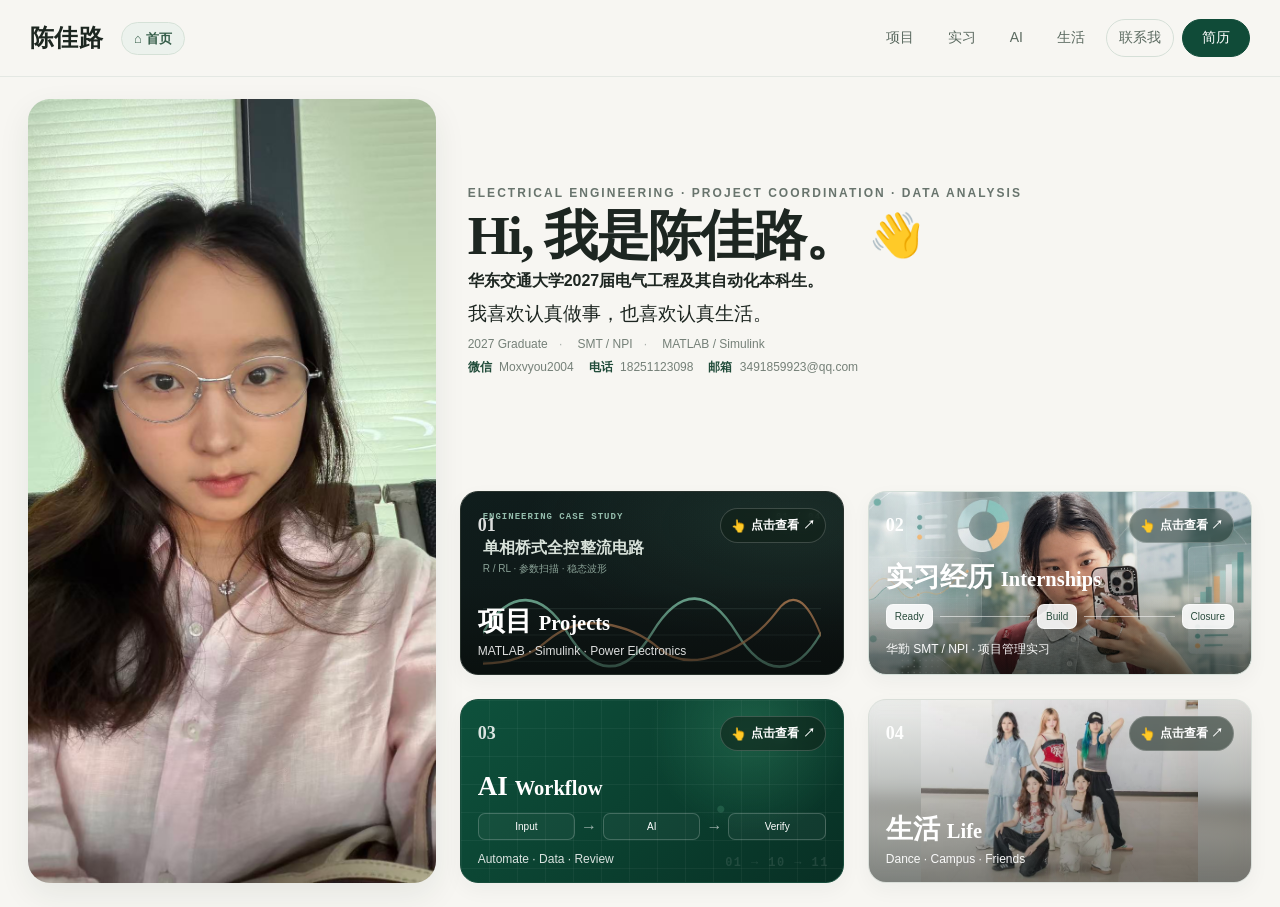
<file: index.html>
<!doctype html>
<html lang="zh-CN">
<head>
<meta charset="utf-8">
<meta name="viewport" content="width=device-width,initial-scale=1">
<meta http-equiv="Cache-Control" content="no-cache,no-store,must-revalidate">
<title>陈佳路｜Portfolio</title>
<meta name="description" content="陈佳路的个人作品集：电气工程、试产项目推进、数据分析与校园生活。">
<style>
:root{
  --bg:#f7f6f2;--text:#1d2621;--muted:#6f7972;--line:#dde4de;
  --green:#104b38;--soft:#edf3ee;--radius:18px;
}
*{box-sizing:border-box}
html,body{margin:0;padding:0;background:var(--bg);color:var(--text)}
body{font-family:Inter,"PingFang SC","Microsoft YaHei",sans-serif}
a{color:inherit;text-decoration:none}
.wrap{width:min(1320px,calc(100vw - 56px));margin:0 auto}
.site-header{
  position:sticky;top:0;z-index:20;background:rgba(247,246,242,.94);
  backdrop-filter:blur(10px);border-bottom:1px solid #e5e9e5
}
.nav{min-height:76px;display:flex;align-items:center;justify-content:space-between;gap:20px}
.brand{font-family:Georgia,"Songti SC",serif;font-size:21px;font-weight:700}
.navlinks{display:flex;align-items:center;gap:8px;flex-wrap:wrap}
.navlinks a{padding:9px 11px;border-radius:999px;font-size:14px;color:#526057;transition:.2s ease}
.navlinks a:hover{background:#edf2ee;color:#173e2f}
.contact-nav{border:1px solid #d8e1da}
.resume-btn{background:var(--green)!important;color:#fff!important;padding:10px 17px!important}

.home{padding:22px 0 24px}
.home-layout{
  display:grid;
  grid-template-columns:minmax(390px,1.08fr) minmax(0,.96fr) minmax(0,.96fr);
  grid-template-rows:minmax(172px,auto) 184px 184px;
  gap:24px;
  min-height:calc(100vh - 116px);
}
.portrait{
  grid-column:1;grid-row:1 / 4;margin:0;border-radius:22px;overflow:hidden;
  min-height:588px;background:#e9ece8;box-shadow:0 12px 32px rgba(31,49,39,.08)
}
.portrait img{width:100%;height:100%;display:block;object-fit:cover;object-position:center 24%}

.intro{
  grid-column:2 / 4;grid-row:1;display:flex;flex-direction:column;justify-content:center;
  padding:4px 6px 8px 8px;min-width:0
}
.kicker{font-size:12px;letter-spacing:.17em;text-transform:uppercase;color:#68746d;font-weight:700;margin-bottom:9px}
.intro h1{
  margin:0 0 7px;font-family:Georgia,"Songti SC",serif;font-size:54px;line-height:1.02;
  letter-spacing:-.035em;display:flex;align-items:center;gap:12px;flex-wrap:wrap
}
.wave{display:inline-block;transform-origin:72% 72%;font-size:.8em;animation:wave 1.7s ease-in-out infinite}
@keyframes wave{
  0%,100%{transform:rotate(0)}
  12%{transform:rotate(17deg)}24%{transform:rotate(-8deg)}
  36%{transform:rotate(16deg)}48%{transform:rotate(-5deg)}
  60%{transform:rotate(10deg)}72%{transform:rotate(0)}
}
.school{font-size:16px;font-weight:650;margin:0 0 7px}
.intro-line{font-family:Georgia,"Songti SC",serif;font-size:19px;line-height:1.55;margin:0 0 9px;max-width:820px}
.meta,.contact-row{display:flex;flex-wrap:wrap;align-items:center;gap:7px 15px;font-size:12px;color:#758078}
.meta{margin-bottom:8px}
.meta span:not(:last-child)::after{content:" ·";color:#aab0ac;margin-left:8px}
.contact-row b{color:#214c3a;margin-right:4px}
.contact-row a:hover{color:var(--green)}

.card{
  position:relative;overflow:hidden;border-radius:var(--radius);border:1px solid var(--line);
  min-height:184px;background:var(--soft);transition:transform .2s ease,box-shadow .2s ease,border-color .2s ease;
  box-shadow:0 7px 20px rgba(31,49,39,.045)
}
.card:hover{transform:translateY(-4px);box-shadow:0 14px 30px rgba(31,49,39,.105);border-color:#b9c7bd}
.card-bg,.card-shade{position:absolute;inset:0}
.card-content{position:relative;z-index:2;height:100%;display:flex;flex-direction:column;justify-content:space-between;padding:16px 17px}
.card-head{display:flex;align-items:center;justify-content:space-between;gap:12px}
.no{font-family:Georgia,serif;font-size:18px;font-weight:700;color:#617067}
.click{
  display:inline-flex;align-items:center;gap:5px;padding:8px 10px;border-radius:999px;
  background:rgba(255,255,255,.82);border:1px solid rgba(200,214,204,.92);
  color:#315946;font-size:12px;font-weight:700;backdrop-filter:blur(6px)
}
.click .finger{display:inline-block;transition:transform .2s ease}
.card:hover .click .finger{transform:translateX(3px) rotate(-5deg)}
.card h2{
  font-family:Georgia,"Songti SC",serif;font-size:27px;line-height:1.08;margin:0 0 8px;
  display:flex;gap:7px;align-items:baseline;flex-wrap:wrap
}
.card h2 em{font-size:.76em;font-style:normal}
.card p{margin:0;font-size:12px;color:#6b766f}
.project{grid-column:2;grid-row:2;color:#fff;border-color:#27312c}
.project .card-bg{background:#101516;overflow:hidden}
.project-preview{
  position:absolute;inset:0;overflow:hidden;background:#101516;pointer-events:none
}
.project-preview iframe{
  position:absolute;left:0;top:0;width:1680px;height:920px;border:0;
  transform:scale(.255);transform-origin:0 0;pointer-events:none
}
.project .card-shade{
  background:linear-gradient(180deg,rgba(7,12,10,.02) 0%,rgba(7,12,10,.14) 52%,rgba(7,12,10,.70) 100%)
}
.project .no,.project p{color:rgba(255,255,255,.86)}
.project .click,.life .click,.ai .click{
  background:rgba(15,31,23,.56);border-color:rgba(255,255,255,.18);color:#fff
}
.experience{
  grid-column:3;grid-row:2;color:#fff;
  background-image:
    linear-gradient(180deg,rgba(7,17,13,.00) 0%,rgba(7,17,13,.08) 44%,rgba(7,17,13,.56) 100%),
    url("assets/home/internship-cover.jpg");
  background-size:cover;background-position:62% 42%;background-repeat:no-repeat;background-color:#cfdad4;border-color:#d4ded8
}
.experience:after{
  content:"";position:absolute;inset:0;pointer-events:none;
  background:linear-gradient(180deg,rgba(5,14,10,0) 0%,rgba(5,14,10,0) 58%,rgba(5,14,10,.22) 100%)
}
.flow{display:grid;grid-template-columns:auto 1fr auto 1fr auto;gap:7px;align-items:center;margin:12px 0}
.flow span{padding:6px 8px;border:1px solid #c8d4cb;background:rgba(255,255,255,.72);border-radius:7px;font-size:10px}
.flow i{height:1px;background:#afc0b5}
.experience .no,.experience p{color:rgba(255,255,255,.96)}
.experience h2{color:#fff;text-shadow:0 2px 12px rgba(0,0,0,.20)}
.experience .click{background:rgba(11,34,25,.48);border-color:rgba(255,255,255,.24);color:#fff}
.experience .flow span{background:rgba(255,255,255,.88);border-color:rgba(255,255,255,.50);color:#2a4c3d}
.experience .flow i{background:rgba(255,255,255,.52)}

.ai{
  grid-column:2;grid-row:3;color:#fff;isolation:isolate;
  background:
    radial-gradient(circle at 84% 20%,rgba(114,208,165,.25) 0 4px,transparent 5px),
    radial-gradient(circle at 68% 60%,rgba(114,208,165,.18) 0 3px,transparent 4px),
    linear-gradient(rgba(255,255,255,.045) 1px,transparent 1px),
    linear-gradient(90deg,rgba(255,255,255,.045) 1px,transparent 1px),
    radial-gradient(circle at 76% 18%,rgba(71,168,124,.30),transparent 31%),
    linear-gradient(135deg,#0e513c 0%,#0a3e2e 58%,#082f24 100%);
  background-size:auto,auto,28px 28px,28px 28px,auto,auto;
  border-color:#174c3b
}
.ai:after{
  content:"01  →  10  →  11";position:absolute;right:14px;bottom:12px;z-index:0;
  font:700 12px/1.1 ui-monospace,SFMono-Regular,Menlo,monospace;
  letter-spacing:.12em;color:rgba(255,255,255,.10)
}
.ai .no,.ai p{color:rgba(255,255,255,.85)}
.ai-flow{display:grid;grid-template-columns:1fr auto 1fr auto 1fr;gap:6px;align-items:center;margin:12px 0}
.ai-flow span{padding:7px 5px;text-align:center;border:1px solid rgba(255,255,255,.2);border-radius:7px;font-size:10px;background:rgba(255,255,255,.04)}
.ai-flow b{font-weight:400;opacity:.6}
.life{grid-column:3;grid-row:3;color:#fff;border-color:#d9ded9;background:#dfe4df;isolation:isolate}
.life .card-bg{
  background-image:url("网站素材/crazy练习室合影.jpg");
  background-size:cover;background-position:center 32%;
  filter:blur(10px) saturate(.82);transform:scale(1.08);opacity:.72
}
.life::after{
  content:"";position:absolute;inset:0;z-index:0;
  background-image:url("网站素材/crazy练习室合影.jpg");
  background-size:contain;background-repeat:no-repeat;background-position:center;
  pointer-events:none
}
.life:hover .card-bg{transform:scale(1.10)}
.life .card-shade{z-index:1;background:linear-gradient(180deg,rgba(10,17,13,.02),rgba(10,17,13,.48))}
.life .no,.life p{color:rgba(255,255,255,.95)}
.life .card-content{z-index:2}

.reveal{opacity:0;transform:translateY(12px);animation:reveal .58s cubic-bezier(.22,.7,.25,1) forwards}
.r1{animation-delay:.03s}.r2{animation-delay:.10s}.r3{animation-delay:.17s}.r4{animation-delay:.24s}.r5{animation-delay:.31s}.r6{animation-delay:.38s}
@keyframes reveal{to{opacity:1;transform:none}}

@media(min-width:1051px) and (max-width:1350px){
  .home-layout{grid-template-columns:minmax(350px,1.04fr) minmax(0,.98fr) minmax(0,.98fr)}
  .project-preview iframe{transform:scale(.225)}
}
@media(max-width:1050px){
  .home-layout{grid-template-columns:1.06fr .94fr;grid-template-rows:auto auto 190px 190px;min-height:auto}
  .portrait{grid-column:1;grid-row:1 / 3;min-height:520px}
  .intro{grid-column:2;grid-row:1;padding-left:4px}
  .project{grid-column:2;grid-row:2}
  .experience{grid-column:1;grid-row:3}
  .ai{grid-column:2;grid-row:3}
  .life{grid-column:1 / 3;grid-row:4}
  .intro h1{font-size:44px}
}
@media(max-width:720px){
  .experience{background-position:60% 42%}
  .wrap{width:min(100vw - 28px,1320px)}
  .nav{min-height:70px}
  .navlinks{gap:4px}
  .navlinks a{font-size:12px;padding:7px 8px}
  .home{padding:15px 0 20px}
  .home-layout{grid-template-columns:1fr;grid-template-rows:auto;gap:14px}
  .portrait,.intro,.project,.experience,.ai,.life{grid-column:auto;grid-row:auto}
  .portrait{min-height:430px;aspect-ratio:4/5}
  .intro{padding:4px 2px 9px}
  .intro h1{font-size:39px}
  .intro-line{font-size:17px}
  .card{min-height:184px}
}
@media(prefers-reduced-motion:reduce){
  .wave,.reveal{animation:none!important}.reveal{opacity:1;transform:none}
}

.project-preview-static{padding:20px 22px 0;background:radial-gradient(ellipse at 87% 18%,rgba(79,154,124,.18),transparent 57%),linear-gradient(145deg,#101e1d,#101516)}
.project-poster-kicker{display:flex;justify-content:space-between;gap:8px;font:700 9px/1.3 ui-monospace,SFMono-Regular,monospace;letter-spacing:.11em;color:#9cc6b5}
.project-poster-kicker span{opacity:.5}
.project-poster-title{margin-top:14px;font-size:16px;font-weight:800;letter-spacing:.01em;color:#ecf6ee}
.project-poster-subtitle{margin-top:3px;color:#9bb5a9;font-size:10px}
.project-poster-wave{display:block;width:100%;height:110px;margin-top:4px}
</style>
<link rel="stylesheet" href="shared-header.css?v=20261014-unified2">
</head>
<body>
<header class="portfolio-header">
  <div class="portfolio-bar">
    <div class="portfolio-identity">
      <a class="portfolio-brand" href="index.html" aria-label="陈佳路，返回主页">陈佳路</a>
      <a class="portfolio-home" href="index.html" aria-current="page">⌂ 首页</a>
    </div>
    <nav class="portfolio-menu" aria-label="个人网站主导航">
      <a class="portfolio-link" href="projects.html">项目</a>
      <a class="portfolio-link" href="experience.html">实习</a>
      <a class="portfolio-link" href="ai.html">AI</a>
      <a class="portfolio-link" href="life.html">生活</a>
      <a class="portfolio-link portfolio-contact" href="contact.html">联系我</a>
      <a class="portfolio-link portfolio-resume" href="resume.html">简历</a>
    </nav>
  </div>
</header>

<main class="wrap home">
  <section class="home-layout">
    <figure class="portrait reveal r1">
      <img src="眼镜照.jpg" alt="陈佳路个人照片">
    </figure>

    <section class="intro reveal r2">
      <div class="kicker">Electrical Engineering · Project Coordination · Data Analysis</div>
      <h1>Hi, 我是陈佳路。<span class="wave" aria-label="挥手">👋</span></h1>
      <p class="school">华东交通大学2027届电气工程及其自动化本科生。</p>
      <p class="intro-line">我喜欢认真做事，也喜欢认真生活。</p>
      <div class="meta">
        <span>2027 Graduate</span><span>SMT / NPI</span><span>MATLAB / Simulink</span>
      </div>
      <div class="contact-row">
        <span><b>微信</b> Moxvyou2004</span>
        <a href="tel:18251123098"><b>电话</b> 18251123098</a>
        <a href="mailto:3491859923@qq.com"><b>邮箱</b> 3491859923@qq.com</a>
      </div>
    </section>

    <a class="card project reveal r3" href="projects.html">
      <div class="card-bg">
        <div class="project-preview project-preview-static" aria-hidden="true">
          <div class="project-poster-kicker">ENGINEERING CASE STUDY <span>01 / 04</span></div>
          <div class="project-poster-title">单相桥式全控整流电路</div>
          <div class="project-poster-subtitle">R / RL · 参数扫描 · 稳态波形</div>
          <svg class="project-poster-wave" viewBox="0 0 400 100" preserveAspectRatio="none" aria-hidden="true">
            <path d="M0 26H400M0 50H400M0 74H400" fill="none" stroke="#84a799" stroke-opacity=".18"/>
            <path d="M0 48C32 7 70 10 100 48S166 91 200 48 268 8 300 48 369 90 400 48" fill="none" stroke="#8bd5b7" stroke-width="2.5" opacity=".9"/>
            <path d="M0 76Q45 76 75 56T143 40 208 62 278 68 348 28 400 51" fill="none" stroke="#e8a16a" stroke-width="2.2" opacity=".78"/>
          </svg>
        </div>
      </div><div class="card-shade"></div>
      <div class="card-content">
        <div class="card-head"><span class="no">01</span><span class="click"><span class="finger">👆</span> 点击查看 ↗</span></div>
        <div><h2>项目 <em>Projects</em></h2><p>MATLAB · Simulink · Power Electronics</p></div>
      </div>
    </a>

    <a class="card experience reveal r4" href="experience.html">
      <div class="card-content">
        <div class="card-head"><span class="no">02</span><span class="click"><span class="finger">👆</span> 点击查看 ↗</span></div>
        <div>
          <h2>实习经历 <em>Internships</em></h2>
          <div class="flow"><span>Ready</span><i></i><span>Build</span><i></i><span>Closure</span></div>
          <p>华勤 SMT / NPI · 项目管理实习</p>
        </div>
      </div>
    </a>

    <a class="card ai reveal r5" href="ai.html">
      <div class="card-content">
        <div class="card-head"><span class="no">03</span><span class="click"><span class="finger">👆</span> 点击查看 ↗</span></div>
        <div>
          <h2>AI <em>Workflow</em></h2>
          <div class="ai-flow"><span>Input</span><b>→</b><span>AI</span><b>→</b><span>Verify</span></div>
          <p>Automate · Data · Review</p>
        </div>
      </div>
    </a>

    <a class="card life reveal r6" href="life.html">
      <div class="card-bg"></div><div class="card-shade"></div>
      <div class="card-content">
        <div class="card-head"><span class="no">04</span><span class="click"><span class="finger">👆</span> 点击查看 ↗</span></div>
        <div><h2>生活 <em>Life</em></h2><p>Dance · Campus · Friends</p></div>
      </div>
    </a>
  </section>
</main>
</body>
</html>
</file>
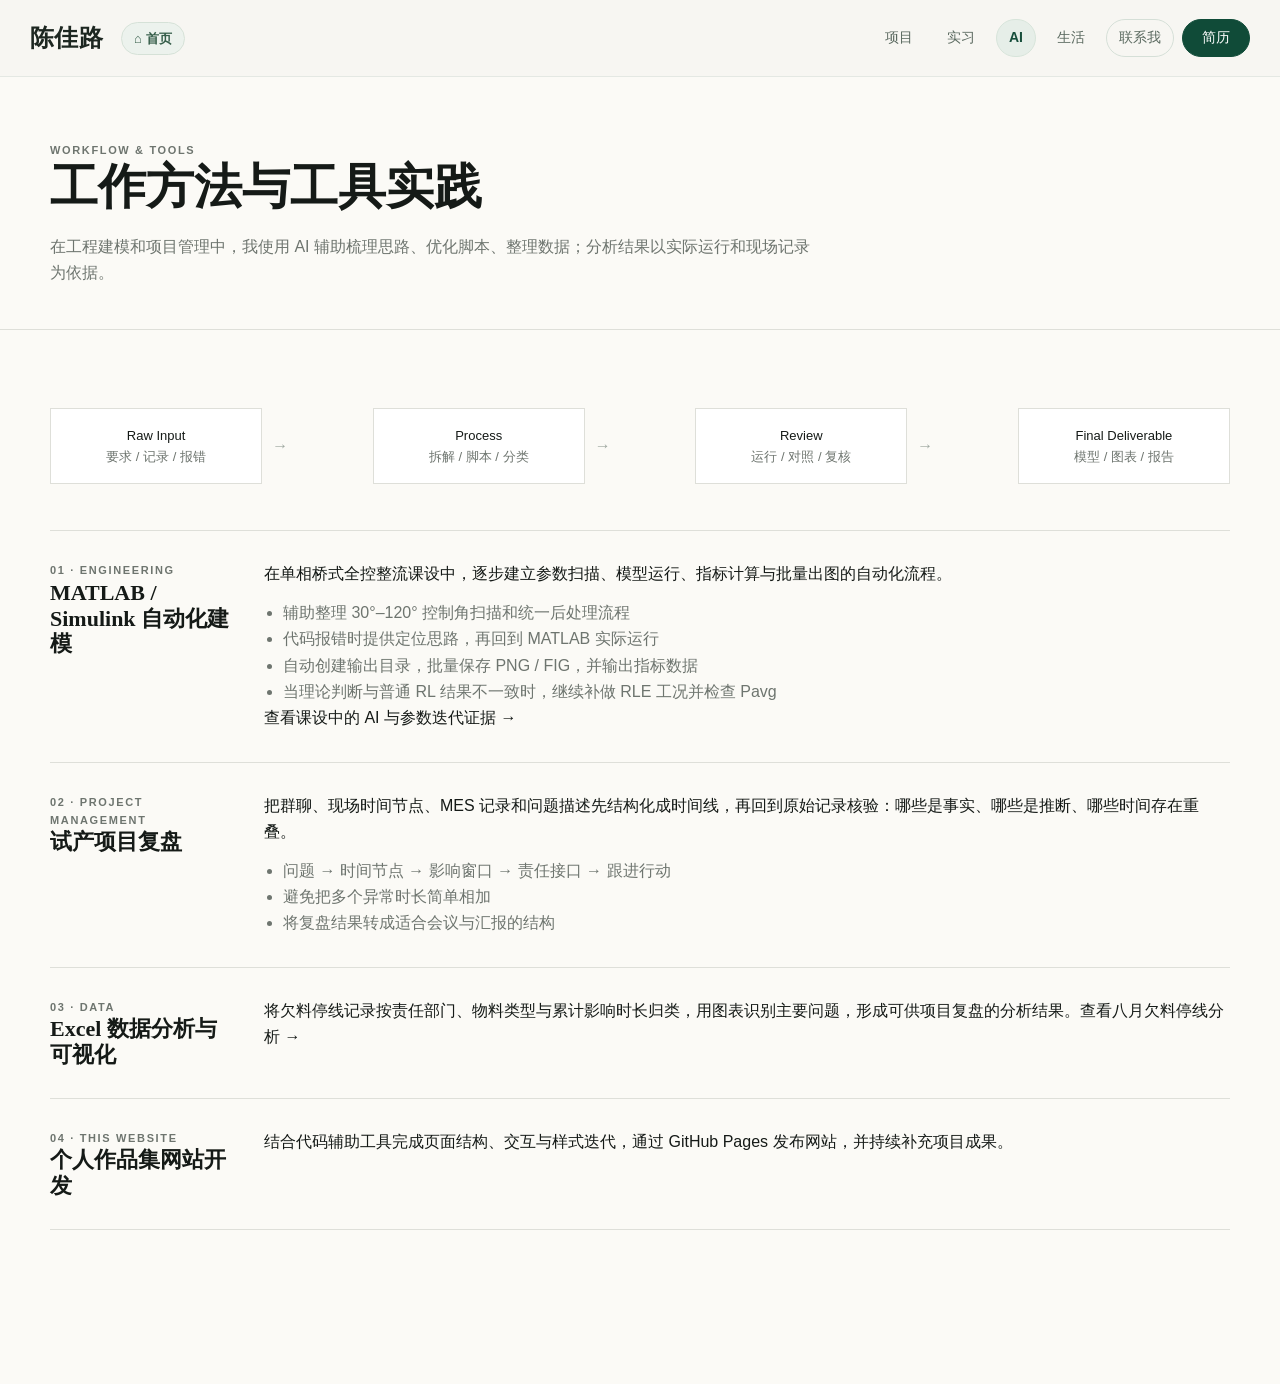
<file: ai.html>
<!doctype html><html lang="zh-CN"><head><meta charset="utf-8"><meta name="viewport" content="width=device-width,initial-scale=1"><title>工作方法与工具｜陈佳路</title><meta name="description" content="AI 辅助工程、项目复盘和数据分析工作流。"><link rel="stylesheet" href="style.css?v=20261008d"><link rel="stylesheet" href="shared-header.css?v=20261014-unified2">
</head><body><header class="portfolio-header">
  <div class="portfolio-bar">
    <div class="portfolio-identity">
      <a class="portfolio-brand" href="index.html" aria-label="陈佳路，返回主页">陈佳路</a>
      <a class="portfolio-home" href="index.html">⌂ 首页</a>
    </div>
    <nav class="portfolio-menu" aria-label="个人网站主导航">
      <a class="portfolio-link" href="projects.html">项目</a>
      <a class="portfolio-link" href="experience.html">实习</a>
      <a class="portfolio-link portfolio-active" href="ai.html" aria-current="page">AI</a>
      <a class="portfolio-link" href="life.html">生活</a>
      <a class="portfolio-link portfolio-contact" href="contact.html">联系我</a>
      <a class="portfolio-link portfolio-resume" href="resume.html">简历</a>
    </nav>
  </div>
</header>
<section class="page-hero"><div class="wrap"><div class="kicker">WORKFLOW &amp; TOOLS</div><h1>工作方法与工具实践</h1><p class="intro">在工程建模和项目管理中，我使用 AI 辅助梳理思路、优化脚本、整理数据；分析结果以实际运行和现场记录为依据。</p></div></section>
<main class="wrap page-main">
<div class="flow"><div class="node">Raw Input<br><span class="small">要求 / 记录 / 报错</span></div><div class="arrow">→</div><div class="node">Process<br><span class="small">拆解 / 脚本 / 分类</span></div><div class="arrow">→</div><div class="node">Review<br><span class="small">运行 / 对照 / 复核</span></div><div class="arrow">→</div><div class="node">Final Deliverable<br><span class="small">模型 / 图表 / 报告</span></div></div>
<section class="section">
<div class="ai-case"><div><div class="kicker">01 · ENGINEERING</div><h3>MATLAB / Simulink 自动化建模</h3></div><div><p>在单相桥式全控整流课设中，逐步建立参数扫描、模型运行、指标计算与批量出图的自动化流程。</p><ul><li>辅助整理 30°–120° 控制角扫描和统一后处理流程</li><li>代码报错时提供定位思路，再回到 MATLAB 实际运行</li><li>自动创建输出目录，批量保存 PNG / FIG，并输出指标数据</li><li>当理论判断与普通 RL 结果不一致时，继续补做 RLE 工况并检查 Pavg</li></ul><a class="link" href="projects.html#ai-lab">查看课设中的 AI 与参数迭代证据 →</a></div></div>
<div class="ai-case"><div><div class="kicker">02 · PROJECT MANAGEMENT</div><h3>试产项目复盘</h3></div><div><p>把群聊、现场时间节点、MES 记录和问题描述先结构化成时间线，再回到原始记录核验：哪些是事实、哪些是推断、哪些时间存在重叠。</p><ul><li>问题 → 时间节点 → 影响窗口 → 责任接口 → 跟进行动</li><li>避免把多个异常时长简单相加</li><li>将复盘结果转成适合会议与汇报的结构</li></ul></div></div>
<div class="ai-case"><div><div class="kicker">03 · DATA</div><h3>Excel 数据分析与可视化</h3></div><div><p>将欠料停线记录按责任部门、物料类型与累计影响时长归类，用图表识别主要问题，形成可供项目复盘的分析结果。<a class="link" href="experience.html#data">查看八月欠料停线分析 →</a></p></div></div>
<div class="ai-case"><div><div class="kicker">04 · THIS WEBSITE</div><h3>个人作品集网站开发</h3></div><div><p>结合代码辅助工具完成页面结构、交互与样式迭代，通过 GitHub Pages 发布网站，并持续补充项目成果。</p></div></div>
</section></main></body></html>
</file>
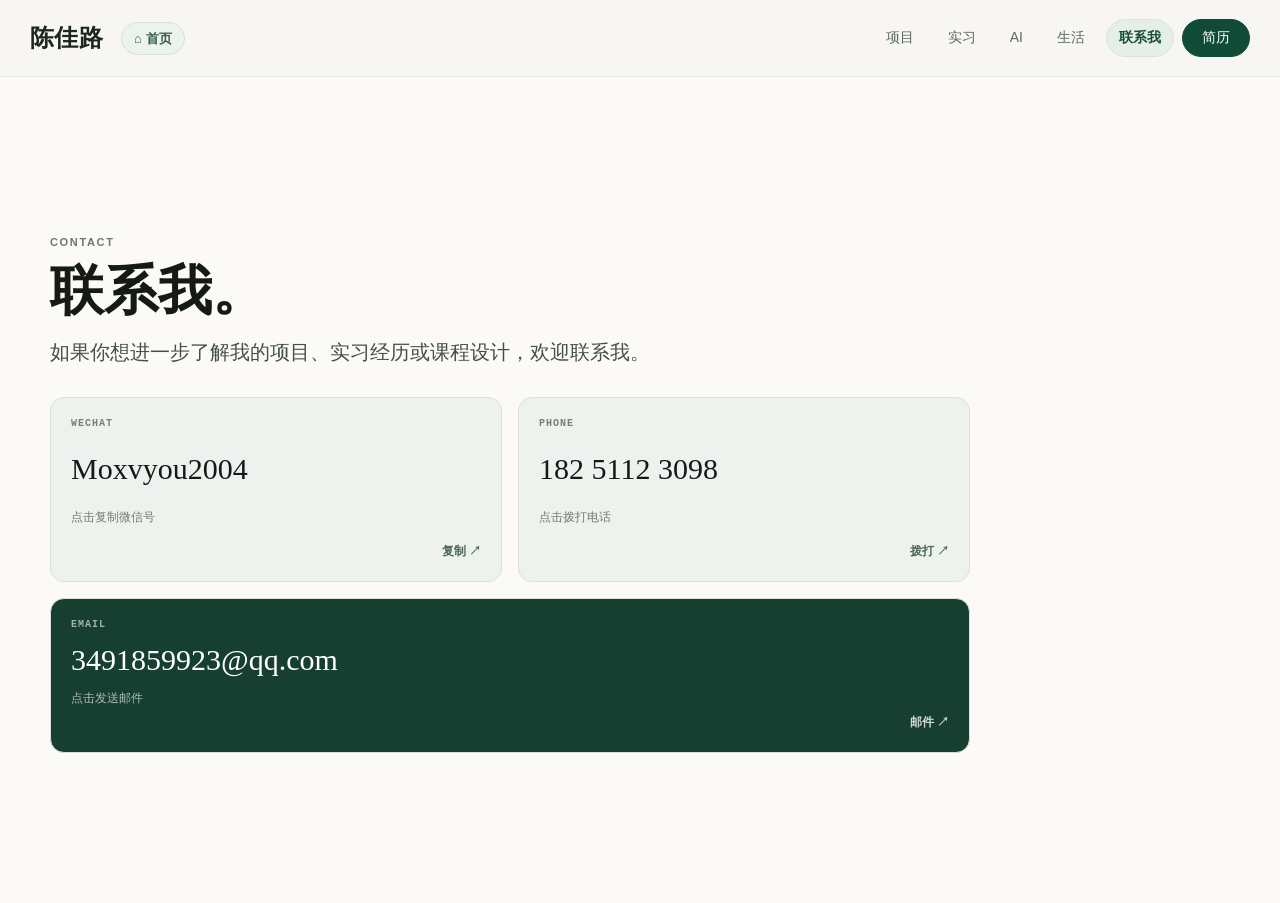
<file: contact.html>
<!doctype html>
<html lang="zh-CN">
<head>
<meta charset="utf-8">
<meta name="viewport" content="width=device-width,initial-scale=1">
<title>联系我｜陈佳路</title>
<link rel="stylesheet" href="style.css?v=20261008d">
<link rel="stylesheet" href="shared-header.css?v=20261014-unified2">
</head>
<body>
<header class="portfolio-header">
  <div class="portfolio-bar">
    <div class="portfolio-identity">
      <a class="portfolio-brand" href="index.html" aria-label="陈佳路，返回主页">陈佳路</a>
      <a class="portfolio-home" href="index.html">⌂ 首页</a>
    </div>
    <nav class="portfolio-menu" aria-label="个人网站主导航">
      <a class="portfolio-link" href="projects.html">项目</a>
      <a class="portfolio-link" href="experience.html">实习</a>
      <a class="portfolio-link" href="ai.html">AI</a>
      <a class="portfolio-link" href="life.html">生活</a>
      <a class="portfolio-link portfolio-active portfolio-contact" href="contact.html" aria-current="page">联系我</a>
      <a class="portfolio-link portfolio-resume" href="resume.html">简历</a>
    </nav>
  </div>
</header>

<main class="wrap contact-page">
  <section class="contact-intro">
    <div class="kicker">CONTACT</div>
    <h1>联系我。</h1>
    <p>如果你想进一步了解我的项目、实习经历或课程设计，欢迎联系我。</p>
  </section>

  <section class="contact-grid">
    <button class="contact-card" type="button" data-copy="Moxvyou2004">
      <span class="contact-label">WECHAT</span>
      <strong>Moxvyou2004</strong>
      <small>点击复制微信号</small>
      <b>复制 ↗</b>
    </button>

    <a class="contact-card" href="tel:18251123098">
      <span class="contact-label">PHONE</span>
      <strong>182 5112 3098</strong>
      <small>点击拨打电话</small>
      <b>拨打 ↗</b>
    </a>

    <a class="contact-card contact-card-wide" href="mailto:3491859923@qq.com">
      <span class="contact-label">EMAIL</span>
      <strong>3491859923@qq.com</strong>
      <small>点击发送邮件</small>
      <b>邮件 ↗</b>
    </a>
  </section>
</main>

<script>
document.querySelectorAll('[data-copy]').forEach(btn=>{
  btn.addEventListener('click', async ()=>{
    try{
      await navigator.clipboard.writeText(btn.dataset.copy);
      const s=btn.querySelector('small');
      const old=s.textContent;
      s.textContent='已复制 ✓';
      setTimeout(()=>s.textContent=old,1400);
    }catch(e){}
  });
});
</script>
</body>
</html>
</file>
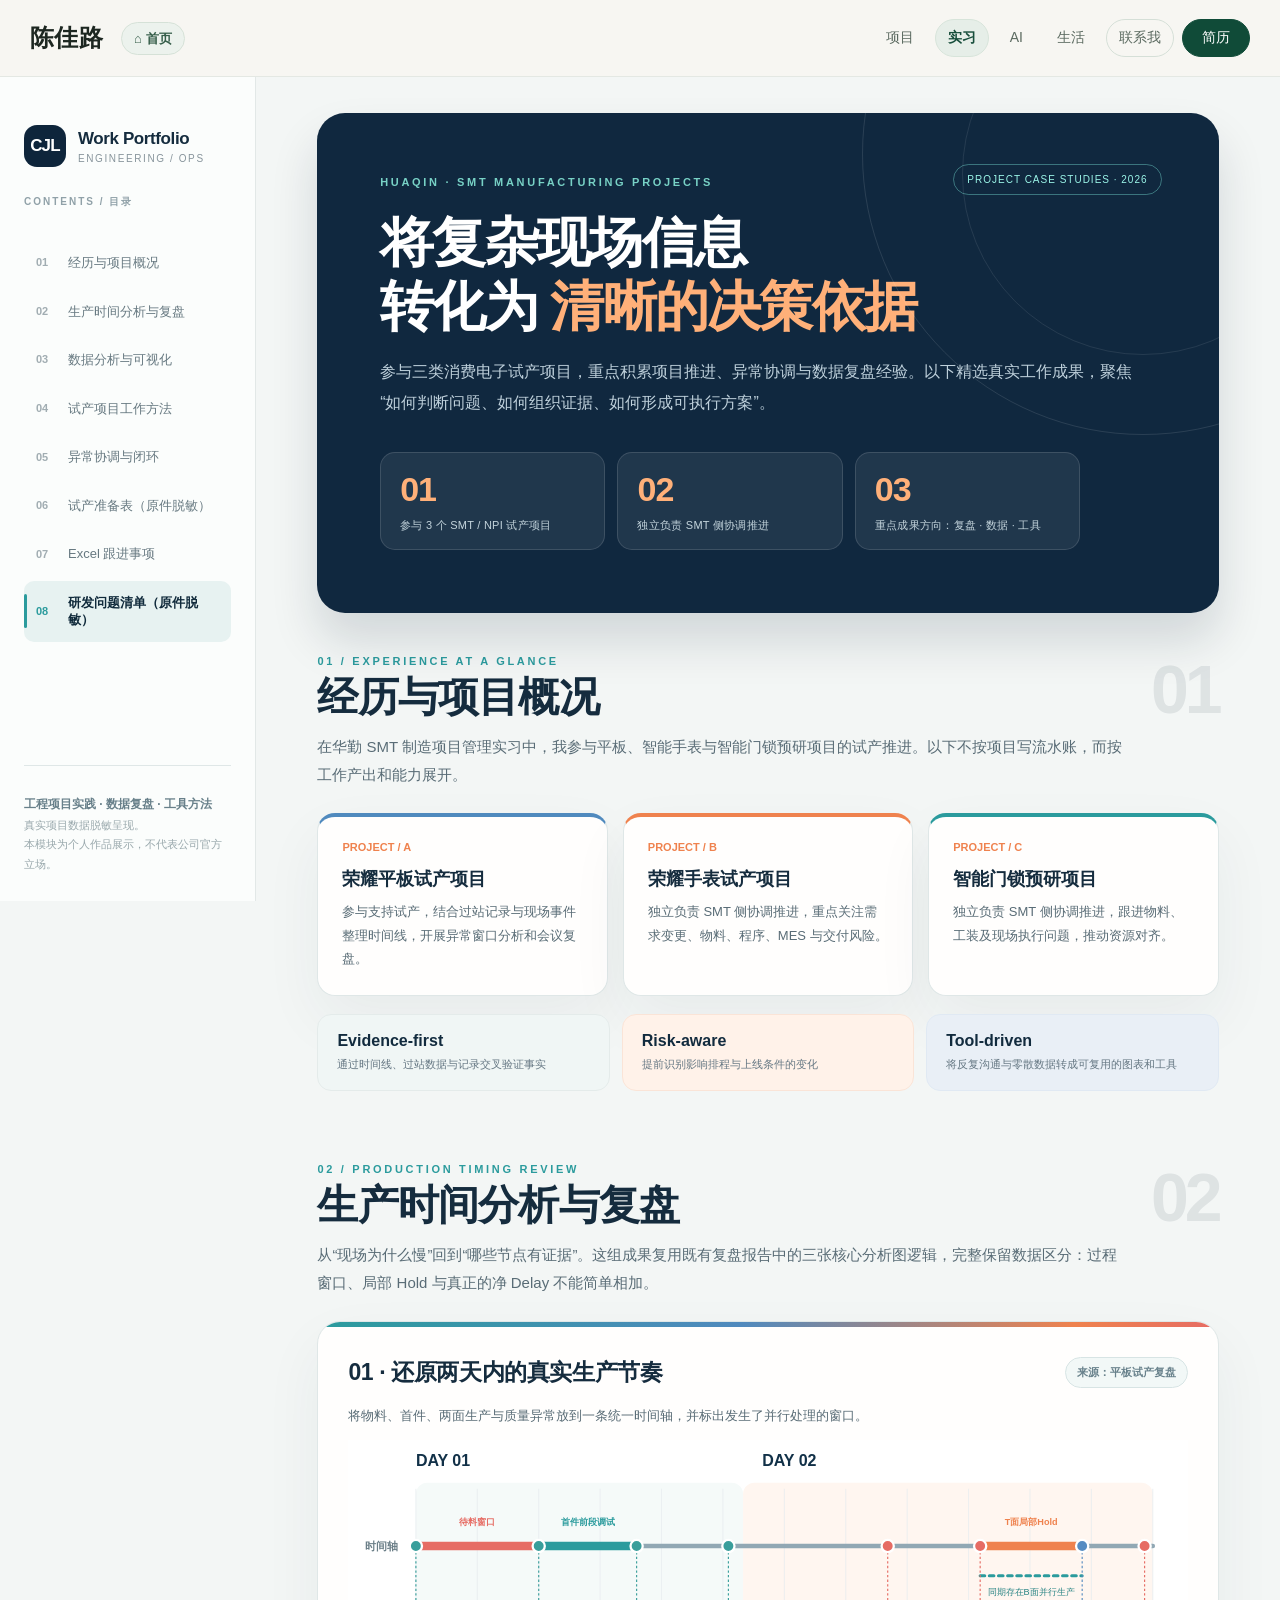
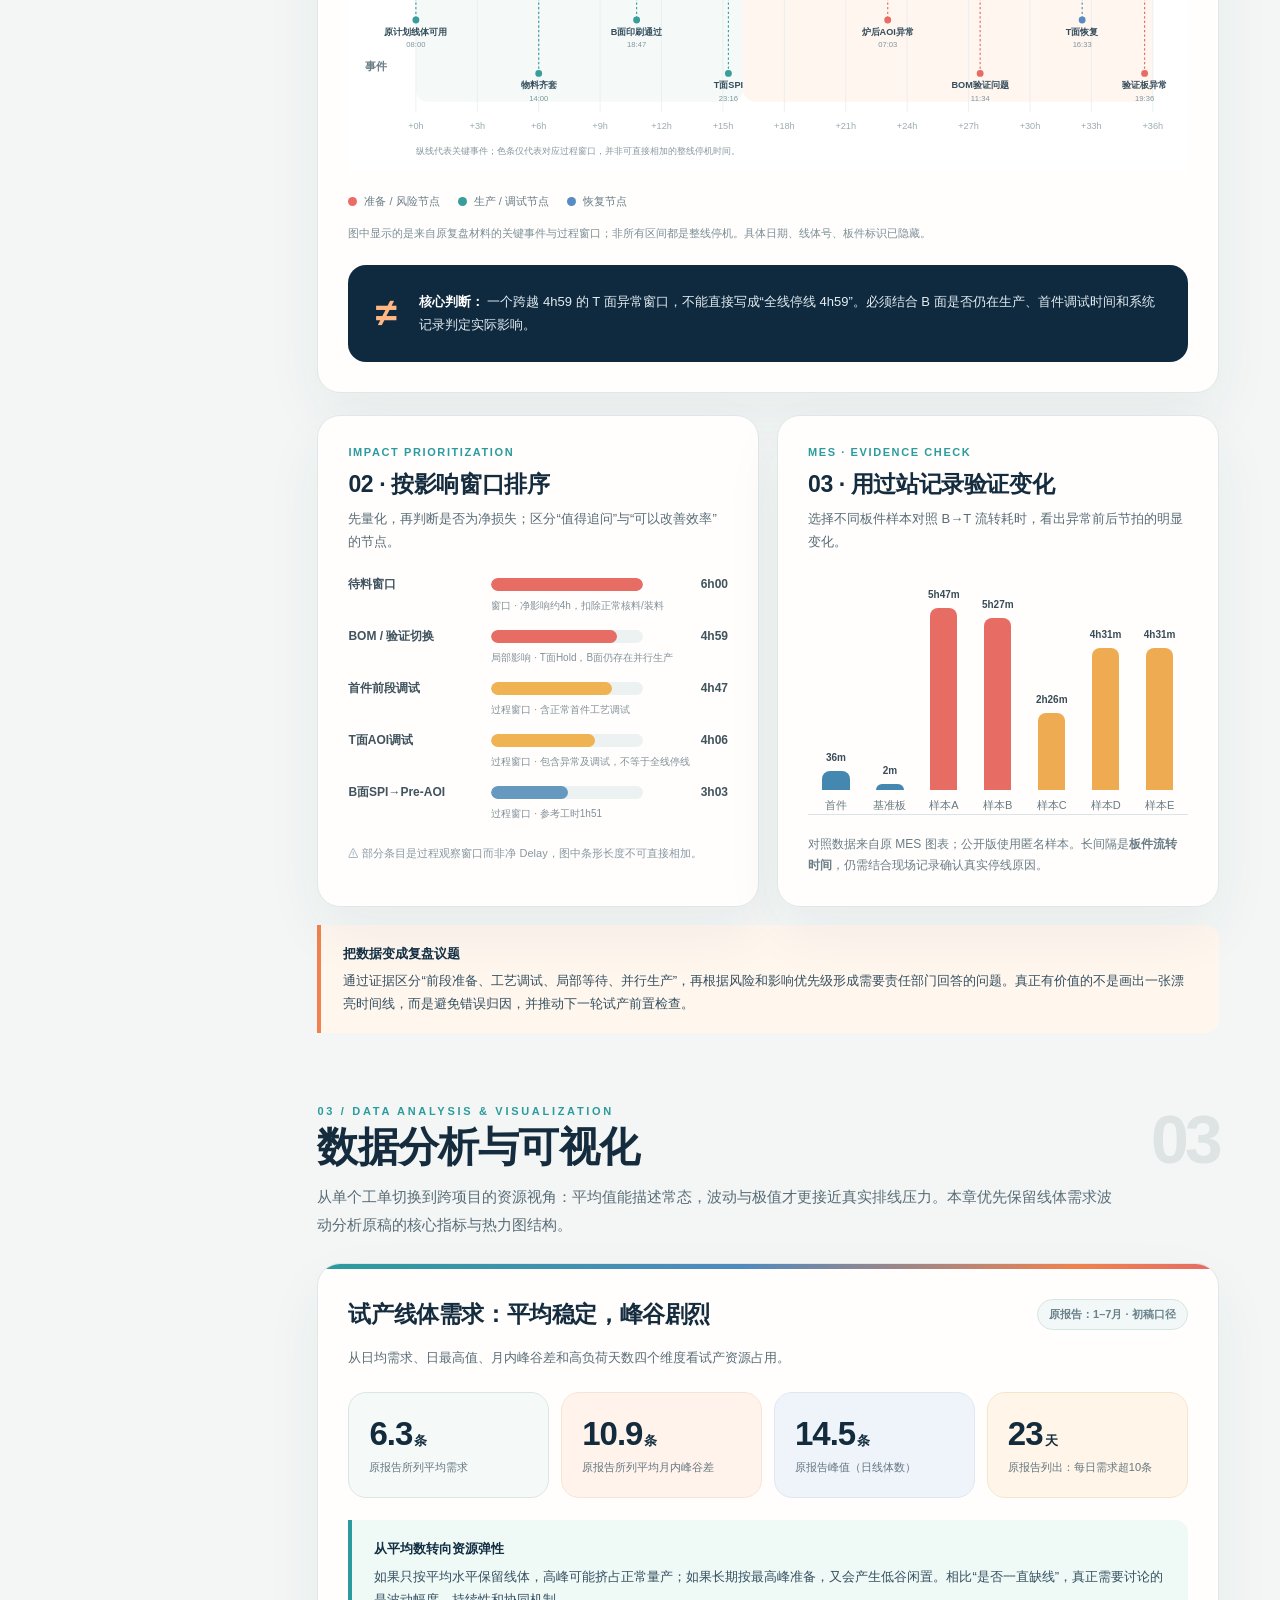
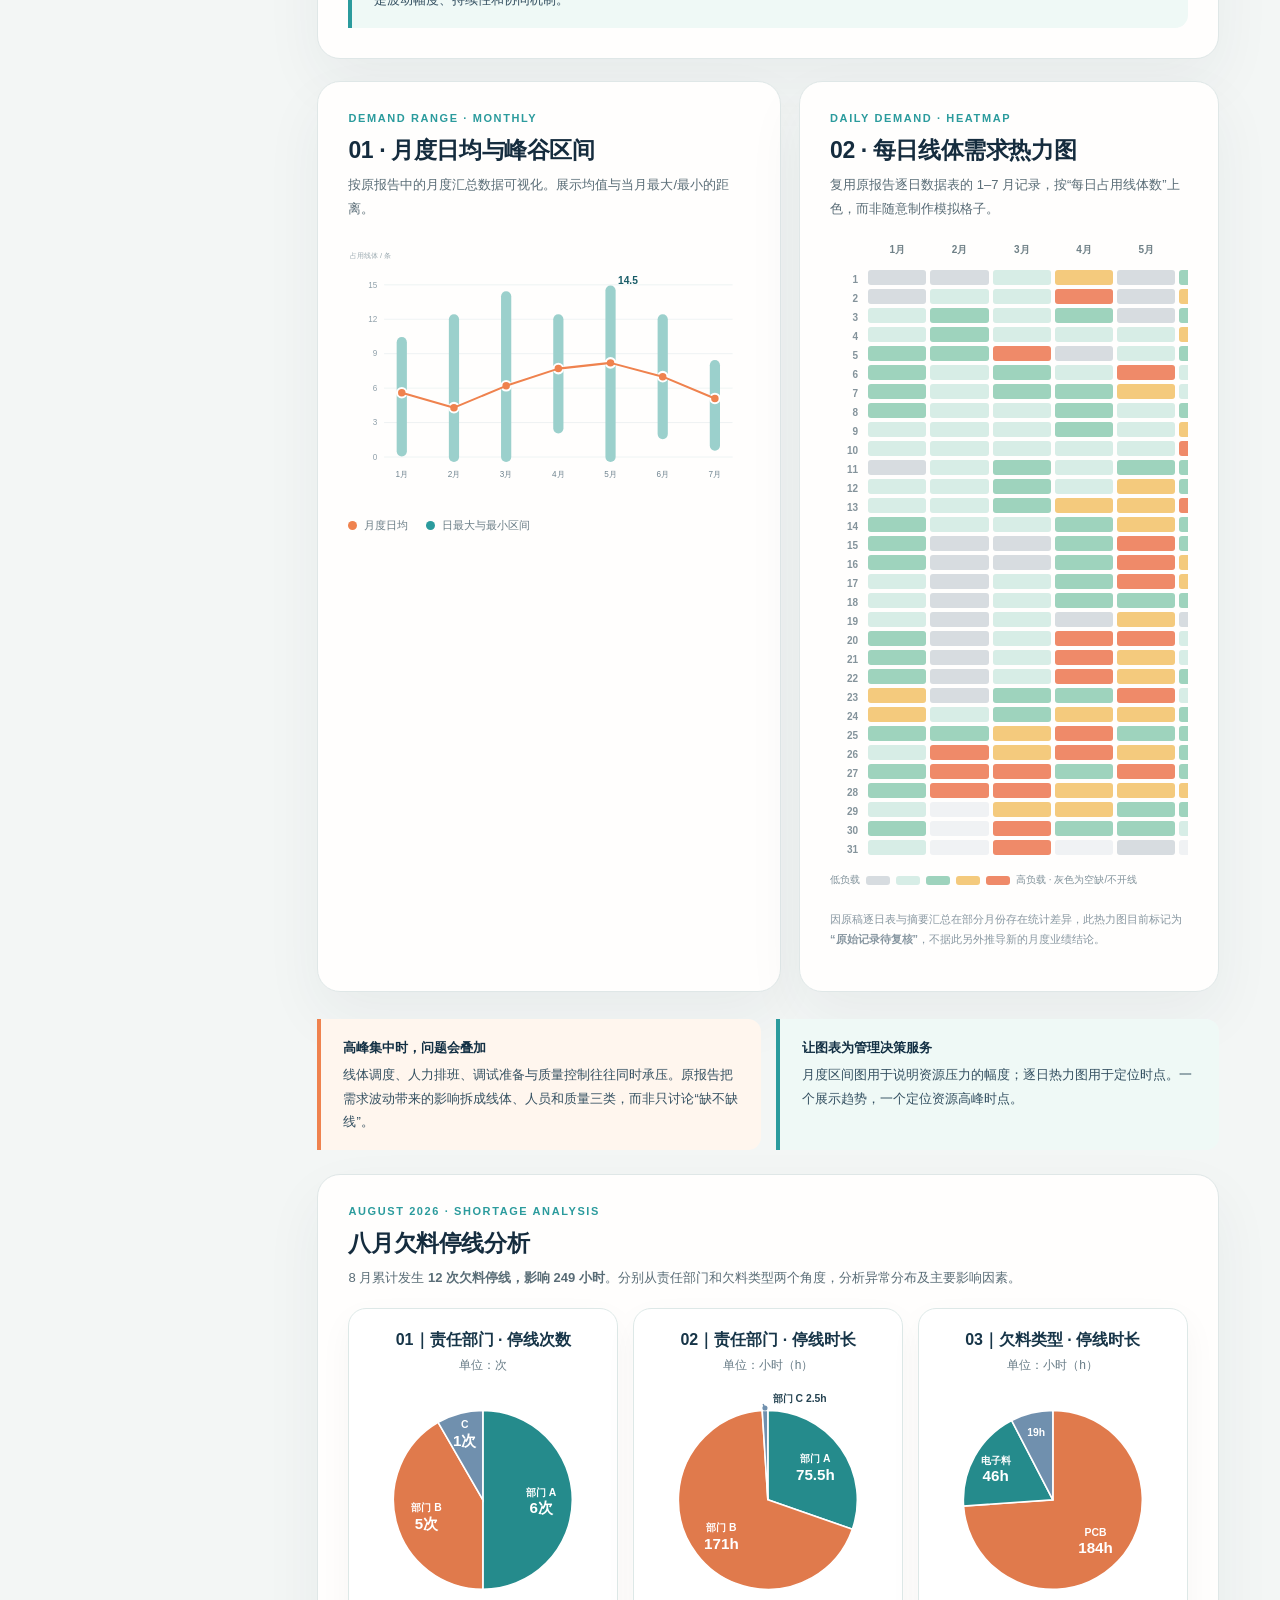
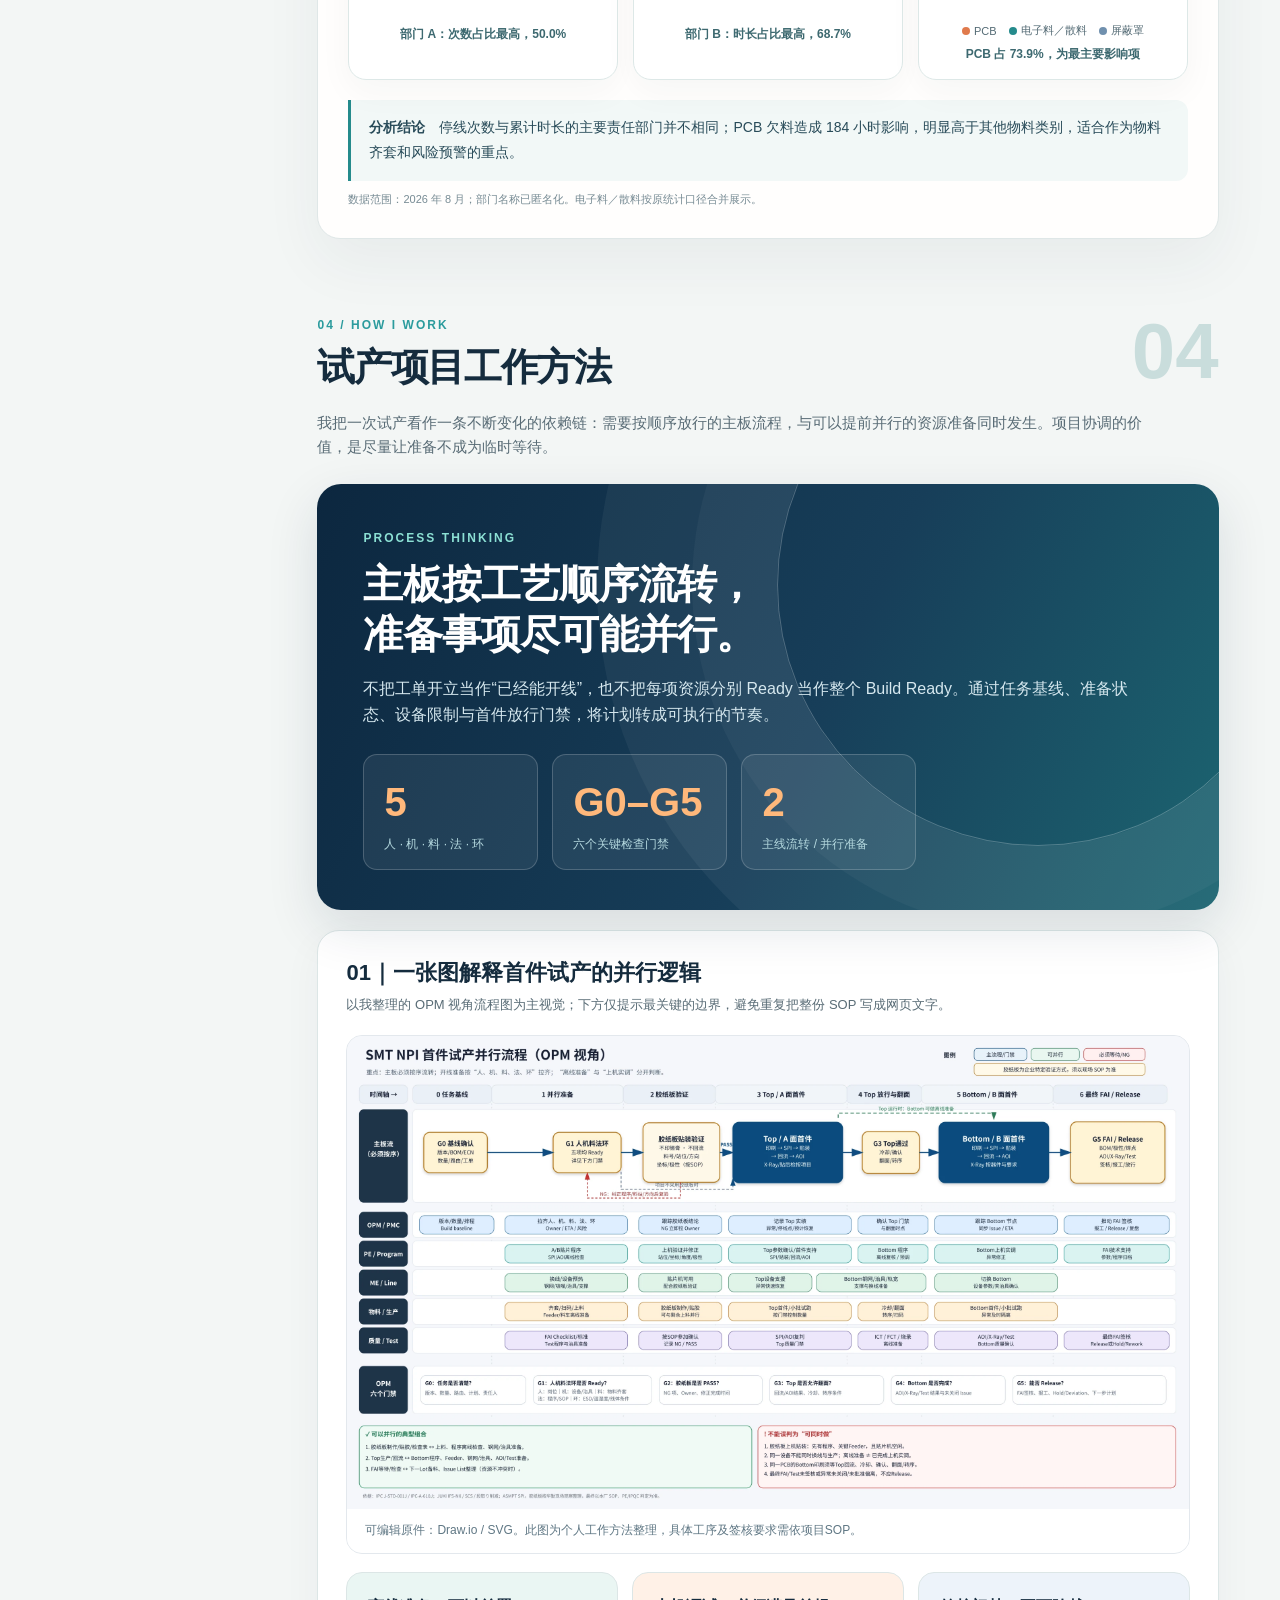
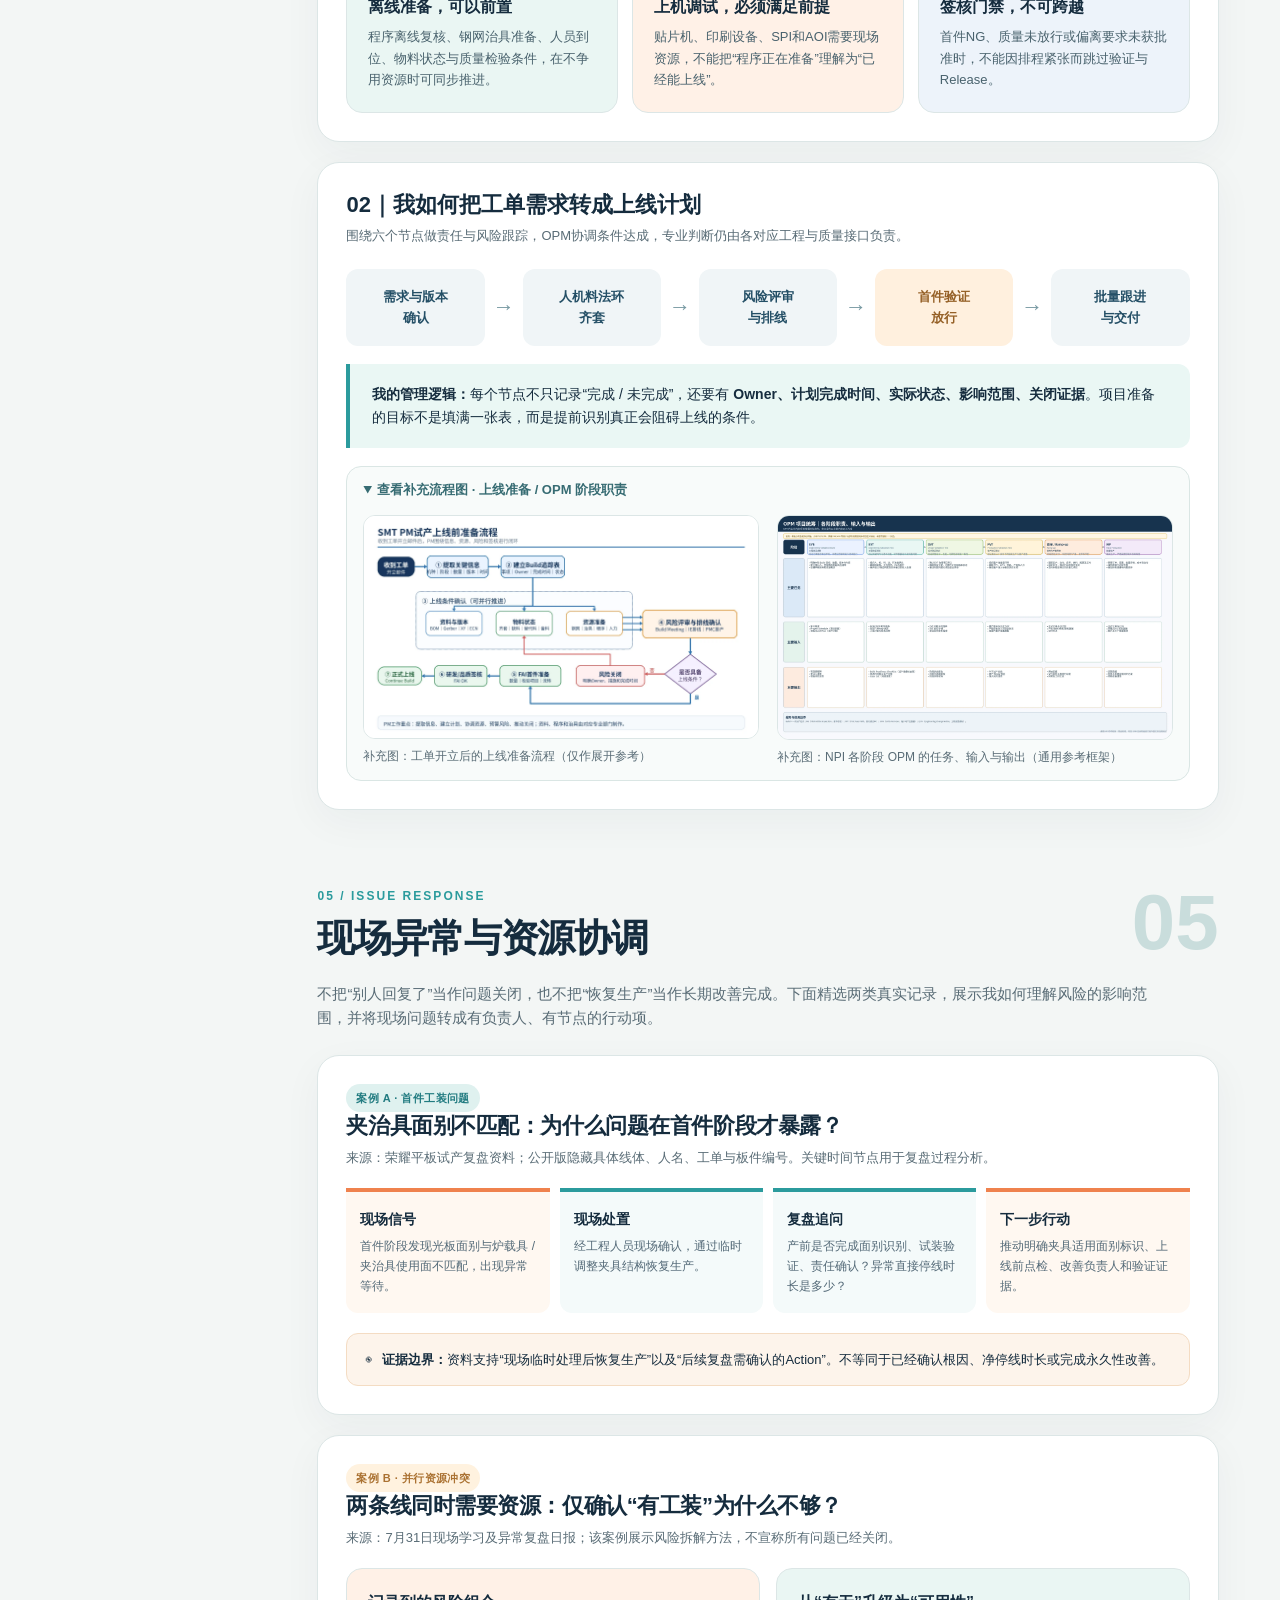
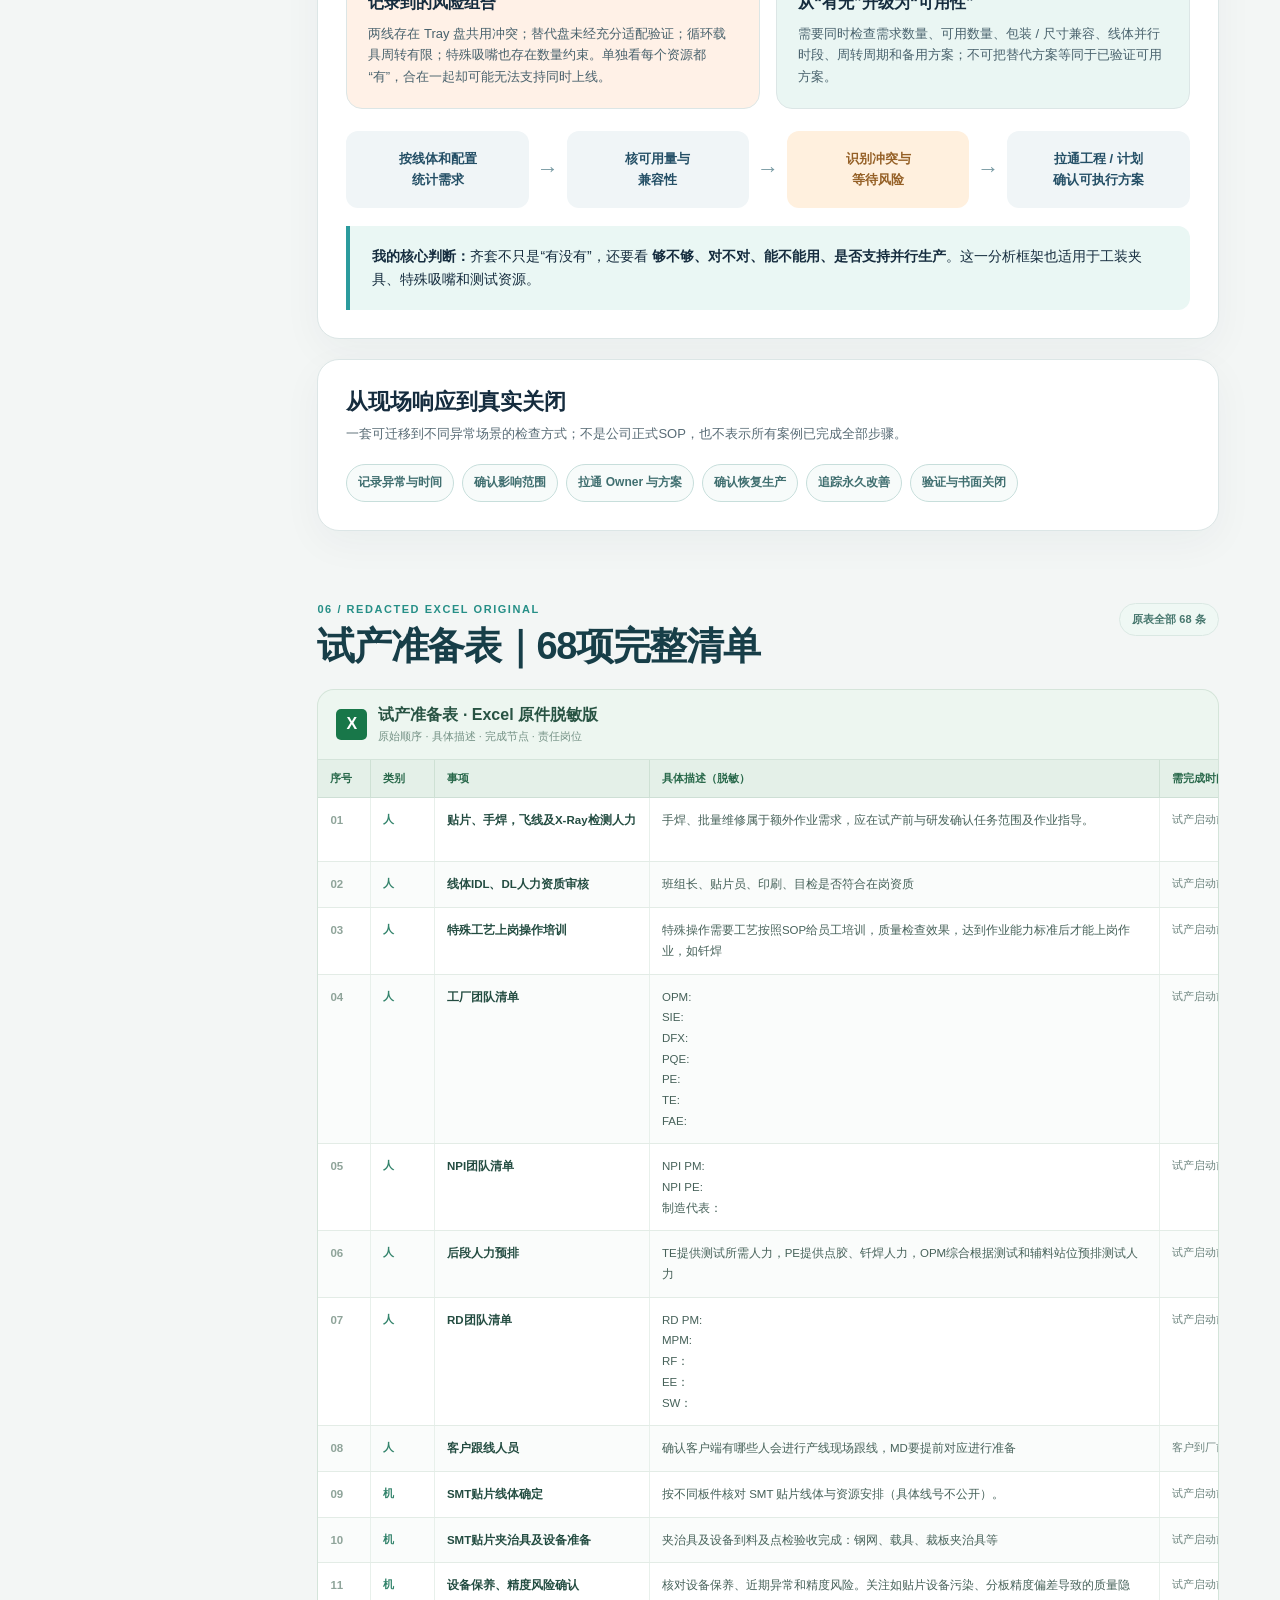
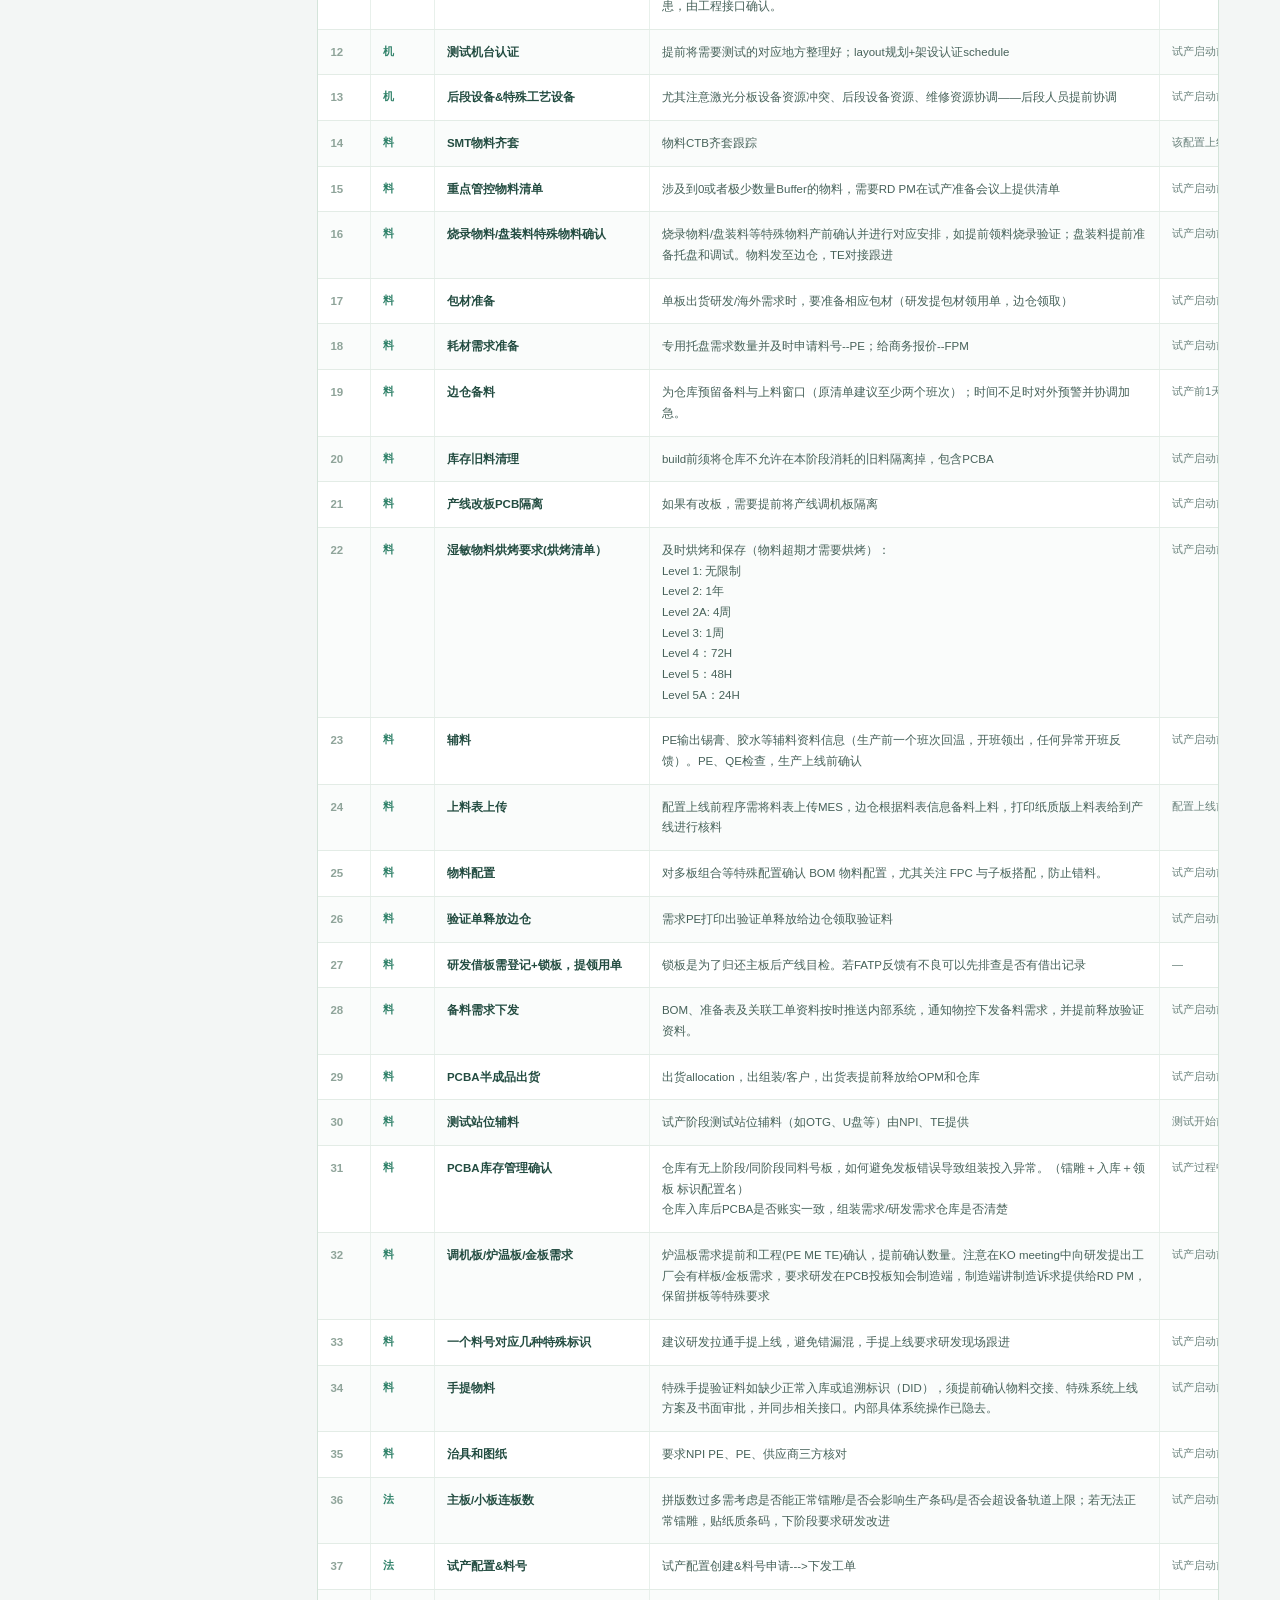
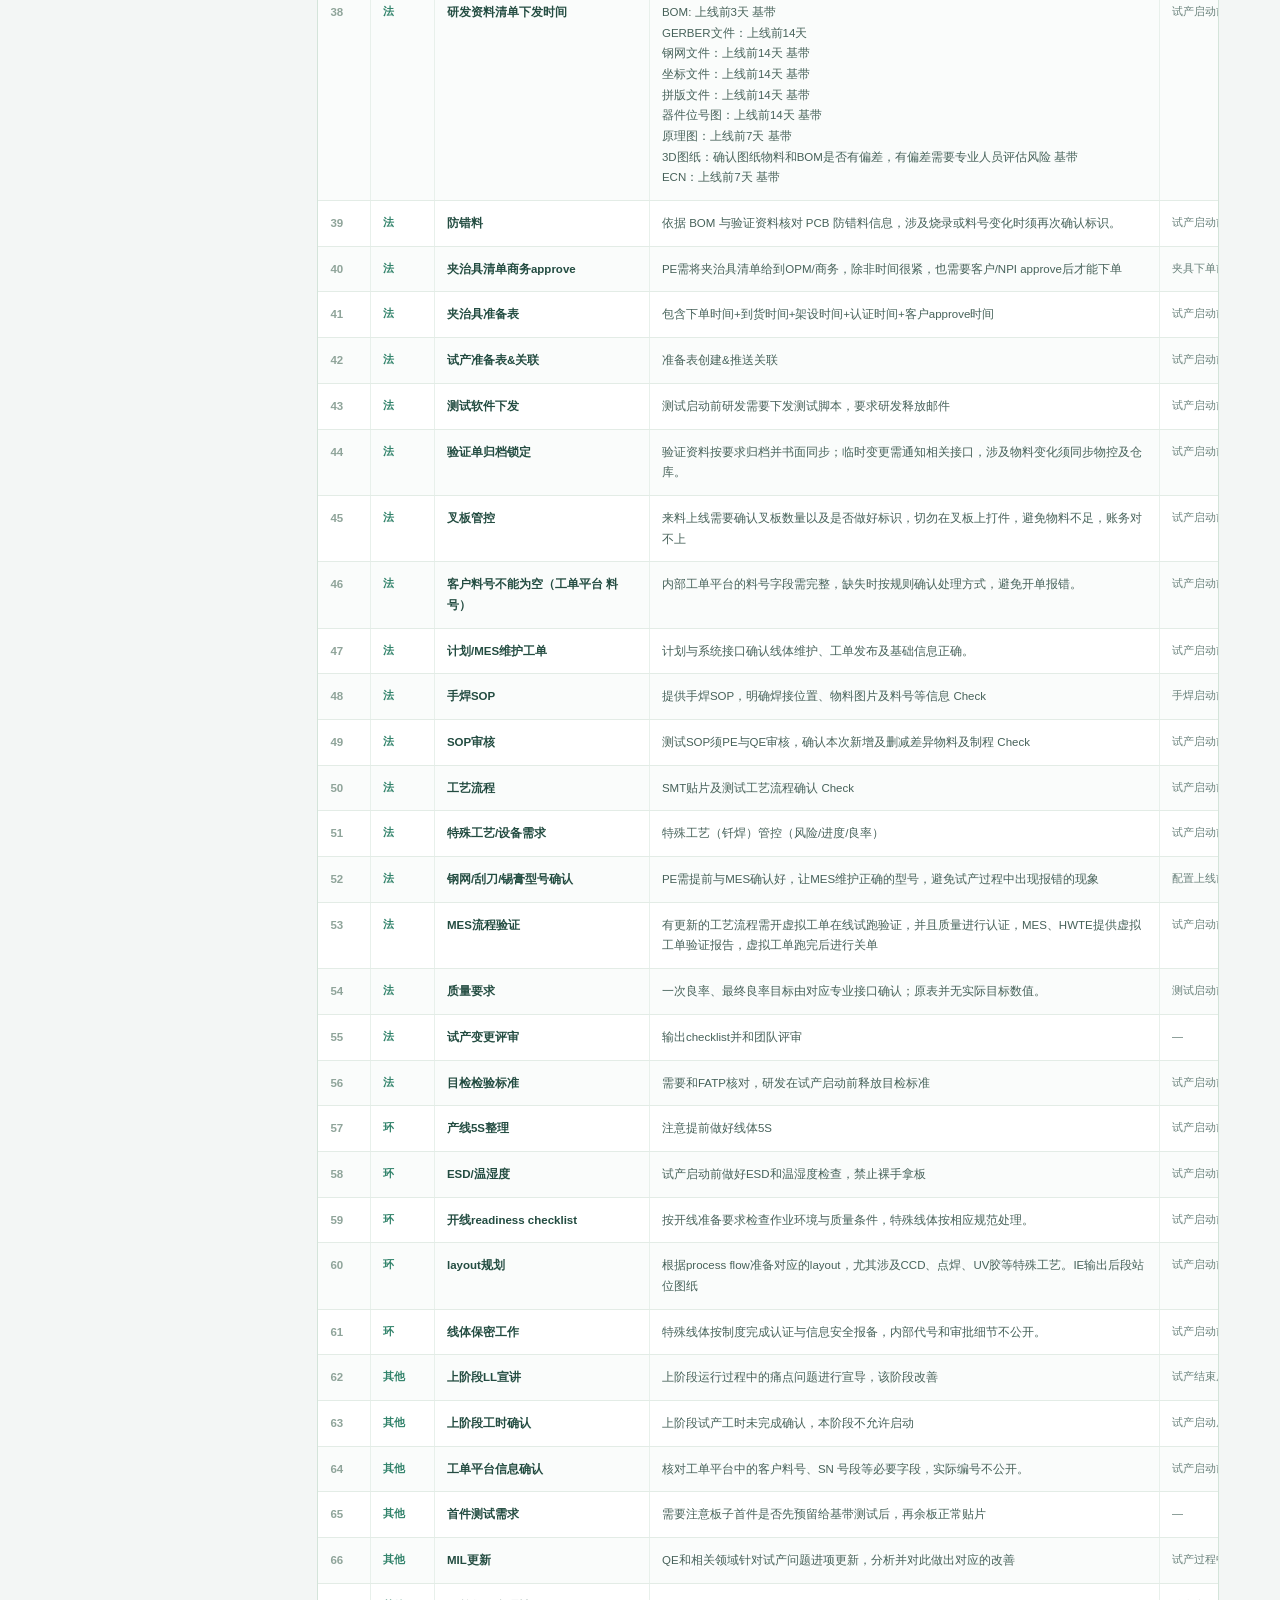
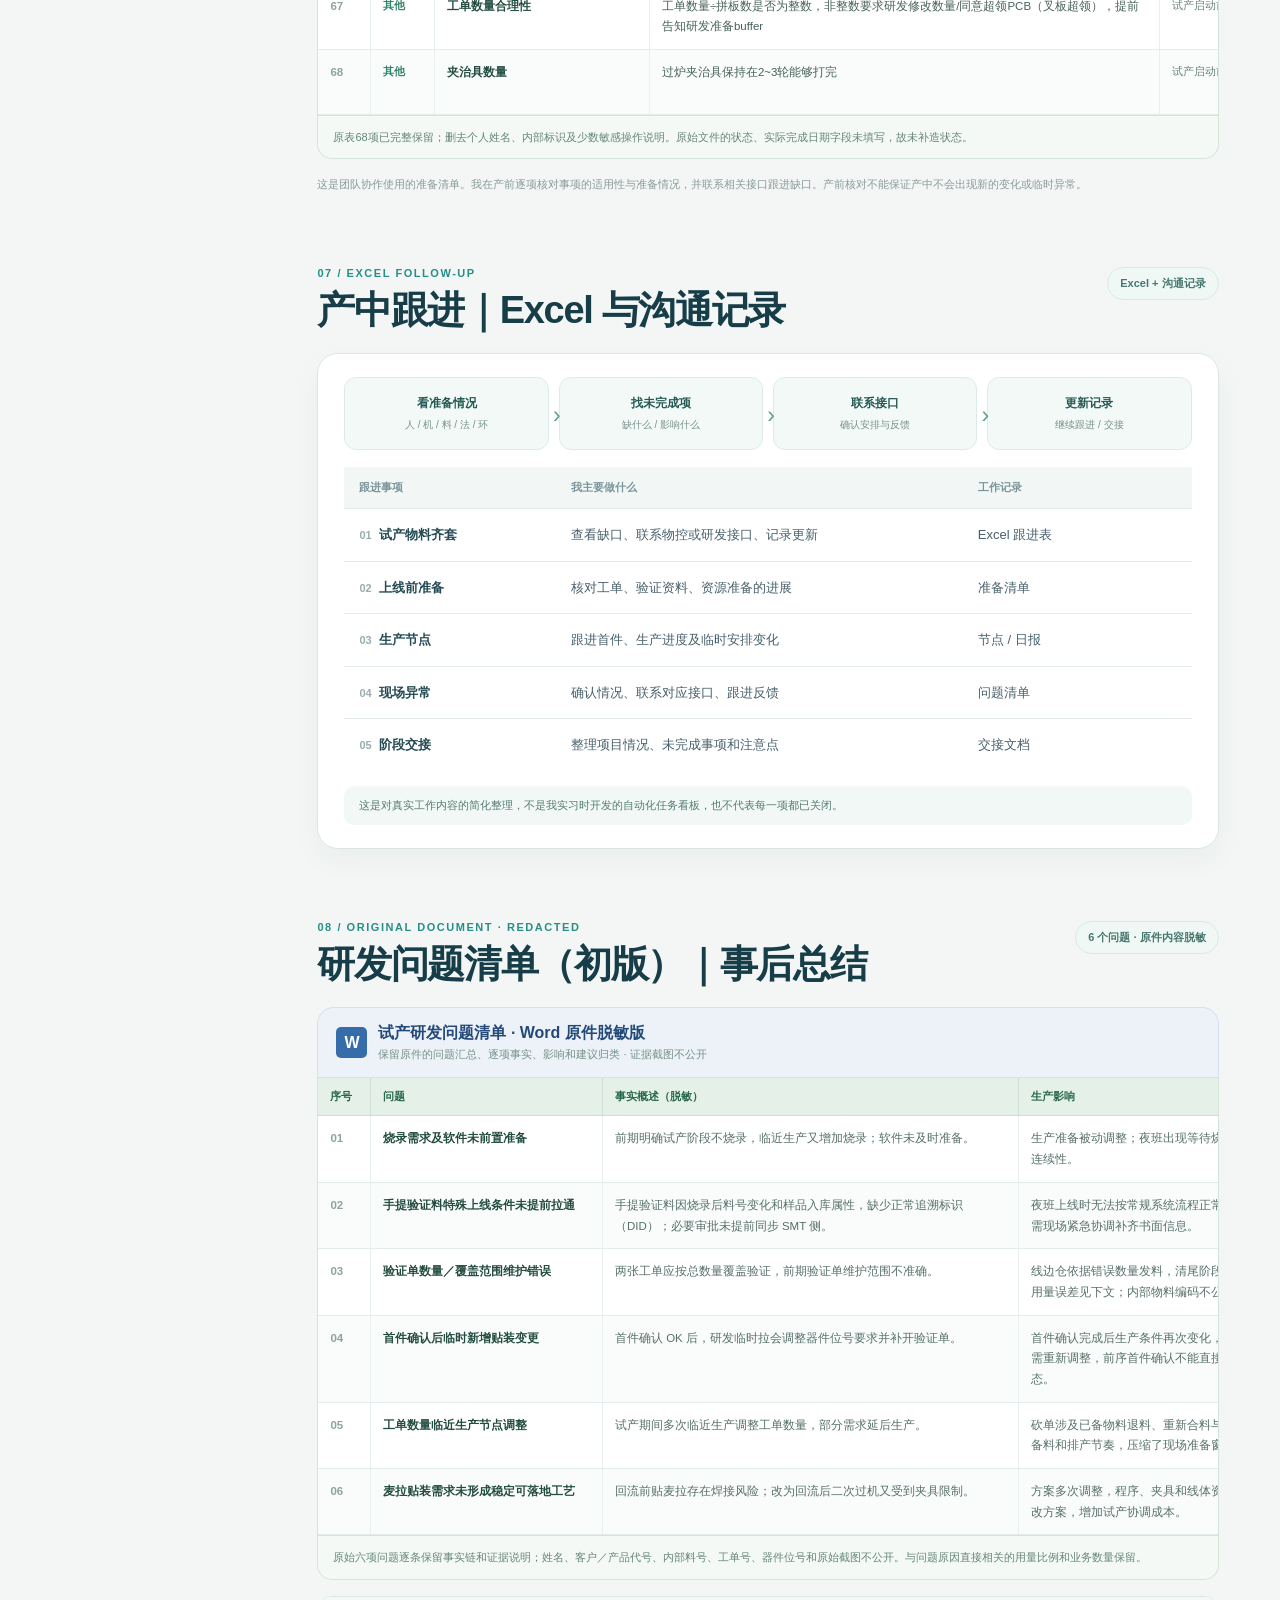
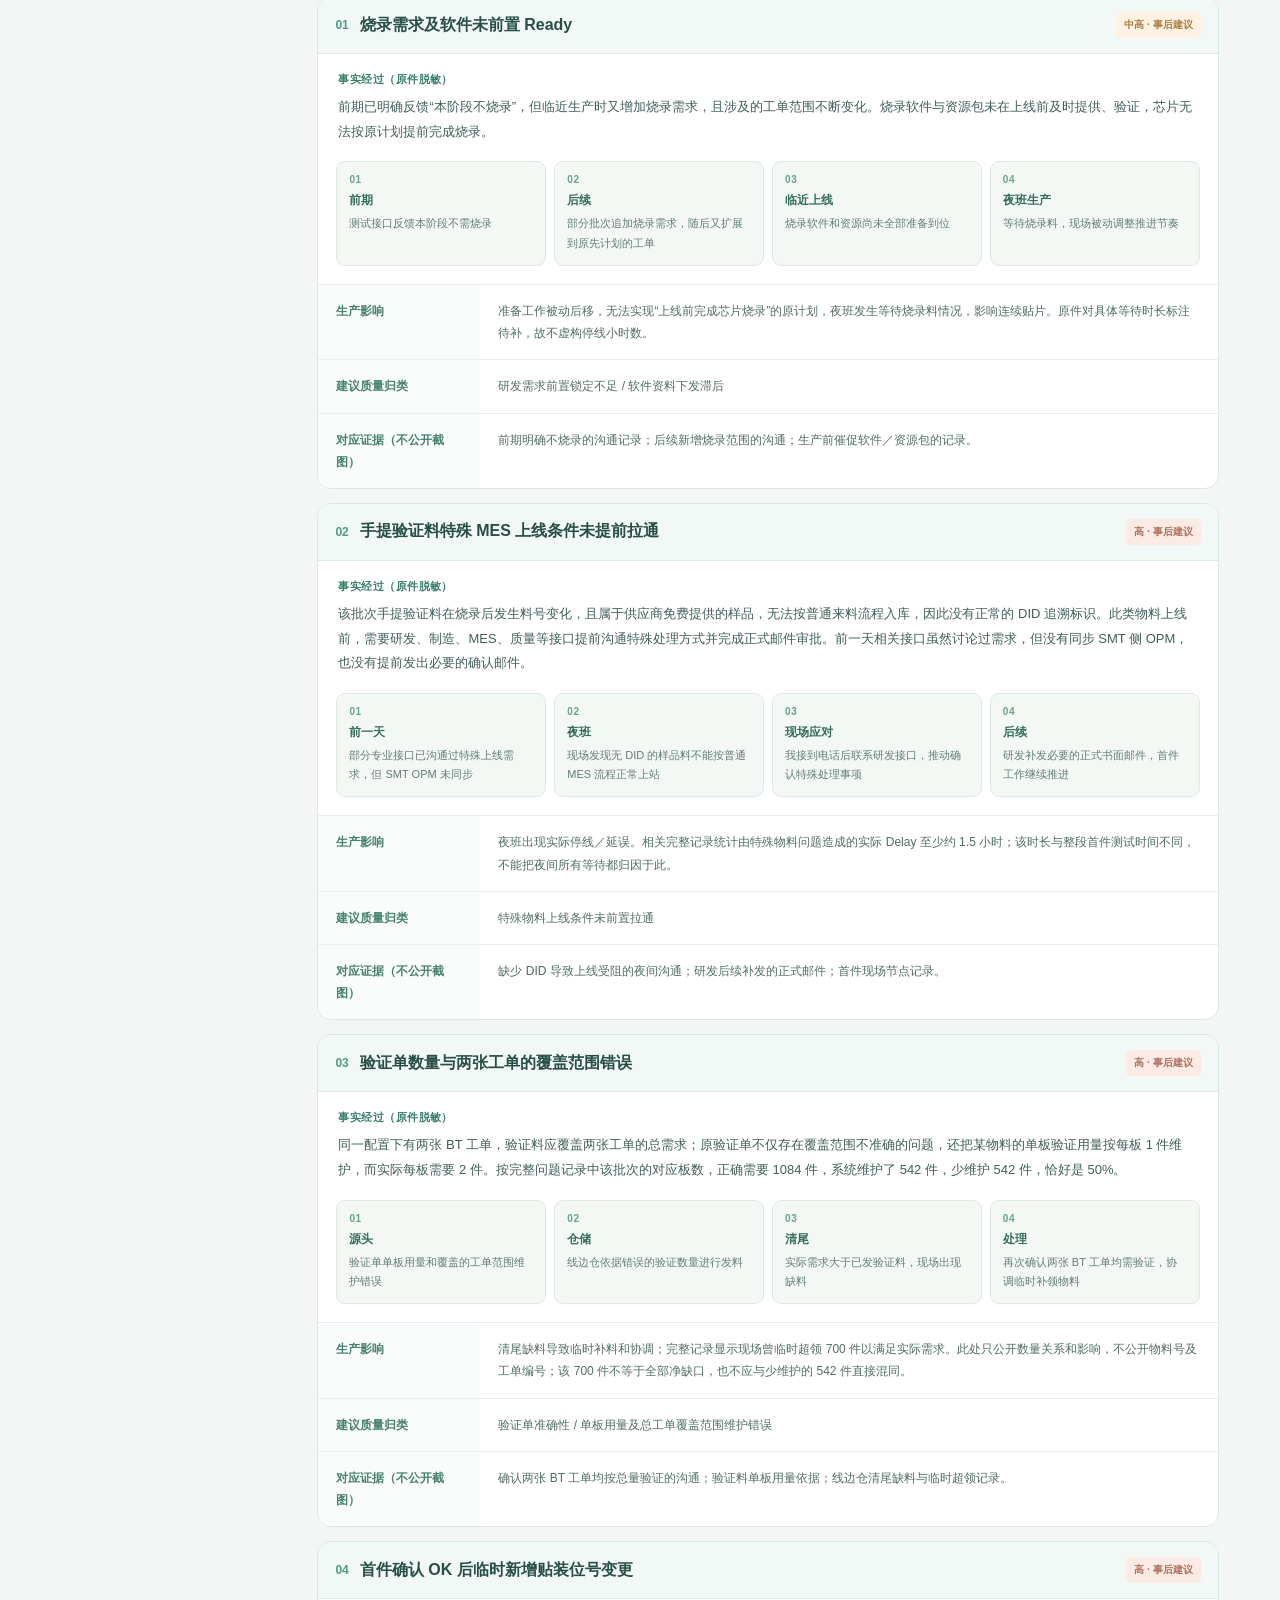
<file: experience.html>
<!DOCTYPE html>

<html lang="zh-CN">
<head>
<meta charset="utf-8"/><meta content="width=device-width,initial-scale=1" name="viewport"/>
<title>实习经历｜陈佳路</title>
<meta content="消费电子制造项目管理 · 生产时间复盘 · 数据分析与可视化" name="description"/>
<style>
:root{--navy:#0e253b;--night:#102c43;--ink:#152c3e;--muted:#596c76;--orange:#ef824e;--rose:#e66c64;--teal:#2b9b9d;--blue:#508abe;--gold:#edb752;--mint:#dbf1ea;--sand:#fbf7ef;--paper:#fffefd;--line:#dfe7e7;--shadow:0 24px 60px rgba(29,48,65,.055)}
*{box-sizing:border-box}html{scroll-behavior:smooth;scroll-padding-top:36px}body{margin:0;background:#f3f6f5;color:var(--ink);font-family:Inter,"Segoe UI","Noto Sans CJK SC","Microsoft YaHei",sans-serif;-webkit-font-smoothing:antialiased}::selection{background:#d5f3ed}
a{color:inherit;text-decoration:none}
.layout{max-width:1680px;margin:auto;display:grid;grid-template-columns:256px minmax(0,1fr);min-height:100vh}
.sidebar{position:sticky;top:0;height:100vh;padding:48px 24px 26px;border-right:1px solid #e2e8e7;background:#fbfdfc;display:flex;flex-direction:column;gap:28px}
.mark{display:flex;align-items:center;gap:12px}.brand-badge{background:var(--navy);border-radius:13px;color:#fff;width:42px;height:42px;display:grid;place-items:center;font-size:17px;font-weight:800;letter-spacing:-.8px}.mark .title{font-size:17px;font-weight:850;letter-spacing:-.4px}.mark small{display:block;color:#87949b;font-size:10px;margin-top:4px;letter-spacing:1.6px}.side-kicker{font-size:10px;color:#90a1a8;letter-spacing:2px;font-weight:750}.toc{display:flex;flex-direction:column;gap:5px;margin-top:4px}.toc a{border-radius:10px;padding:13px 12px;display:grid;grid-template-columns:26px 1fr;align-items:center;gap:6px;font-size:13px;color:#677981;line-height:1.35;transition:.2s;position:relative}.toc .num{font-size:11px;font-weight:800;color:#a1adb2}.toc a:hover{background:#eff4f4;color:var(--navy)}.toc a.active{background:#e7f2f1;color:#102a3b;font-weight:800}.toc a.active::before{content:"";position:absolute;left:0;top:22%;bottom:22%;width:3px;background:var(--teal);border-radius:4px}.toc a.active .num{color:var(--teal)}.side-footer{margin-top:auto;border-top:1px solid var(--line);padding-top:20px;color:#99a8ac;line-height:1.8;font-size:11px}.tagline{margin-top:8px;color:#68808a;font-weight:650;font-size:12px}.tiny-pill{padding:4px 8px;border:1px solid #d3e2e0;border-radius:50px;color:#627e7e;background:#edf4f3;font-size:10px;font-weight:700;width:max-content}
.main{min-width:0;padding:36px clamp(24px,4.8vw,80px) 110px}.container{max-width:1190px;margin:0 auto}.eyebrow{text-transform:uppercase;letter-spacing:2.7px;font-size:11px;font-weight:850;color:var(--teal)}.hero{background:#10283f;color:#fff;padding:clamp(30px,4.9vw,70px);border-radius:28px;position:relative;overflow:hidden;box-shadow:0 28px 48px rgba(3,27,48,.14);margin-bottom:42px}.hero::before{content:"";position:absolute;width:560px;height:560px;border:1px solid rgba(255,255,255,.11);border-radius:50%;right:-205px;top:-240px}.hero::after{content:"";position:absolute;width:360px;height:360px;border:1px solid rgba(255,255,255,.09);border-radius:50%;right:-105px;top:-120px}.hero .eyebrow{color:#78d2c6}.hero h1{font-size:clamp(32px,4.2vw,57px);letter-spacing:-1.7px;line-height:1.2;max-width:800px;margin:22px 0 17px;font-weight:850}.hero h1 em{font-style:normal;color:#ffb079}.hero .lead{max-width:760px;color:#bed0db;font-size:16px;line-height:1.95;margin:0 0 34px}.hero .pulse{position:absolute;top:51px;right:57px;border:1px solid rgba(111,210,203,.45);color:#9bf5e8;font-size:10px;letter-spacing:1px;padding:9px 13px;border-radius:40px}.hero-stats{display:grid;grid-template-columns:repeat(3,minmax(0,1fr));gap:12px;max-width:700px}.hero-stat{padding:19px 19px 16px;background:rgba(255,255,255,.07);border:1px solid rgba(255,255,255,.13);border-radius:15px}.hero-stat strong{font-size:34px;line-height:1;font-weight:850;color:#ffb079;letter-spacing:-1px}.hero-stat span{display:block;font-size:11px;letter-spacing:.25px;color:#c3d4dc;margin-top:12px}
section.report{scroll-margin-top:35px;margin:0 0 72px}.section-top{display:flex;justify-content:space-between;gap:24px;align-items:flex-start;margin-bottom:24px}.section-top h2{margin:5px 0 10px;font-size:clamp(27px,3.2vw,42px);line-height:1.25;letter-spacing:-.8px}.section-desc{color:var(--muted);font-size:15px;line-height:1.88;max-width:835px;margin:0}.section-number{font-size:68px;line-height:1;font-weight:900;opacity:.09;letter-spacing:-4px;white-space:nowrap}.split-3{display:grid;grid-template-columns:repeat(3,minmax(0,1fr));gap:15px}.mini-feature{background:var(--paper);padding:24px;border-radius:18px;border:1px solid var(--line);box-shadow:var(--shadow);min-height:150px}.mini-feature .number{color:var(--orange);font-size:11px;font-weight:850;margin-bottom:14px}.mini-feature h3{font-size:18px;margin:0 0 9px}.mini-feature p{font-size:13px;line-height:1.8;margin:0;color:var(--muted)}.mini-feature.c1{border-top:4px solid var(--blue)}.mini-feature.c2{border-top:4px solid var(--orange)}.mini-feature.c3{border-top:4px solid var(--teal)}
.panel{border:1px solid var(--line);background:var(--paper);border-radius:23px;box-shadow:var(--shadow);overflow:hidden}.panel-inner{padding:30px}.panel h3{margin:0 0 7px;font-size:23px;letter-spacing:-.4px}.panel .hint{margin:0;color:var(--muted);font-size:13px;line-height:1.8}.top-rule{height:5px;background:linear-gradient(90deg,var(--teal) 0%,var(--blue) 47%,var(--orange) 84%,var(--rose) 100%)}.label{font-size:11px;letter-spacing:1.6px;color:var(--teal);font-weight:850;margin-bottom:11px}.evidence{display:inline-block;font-size:11px;color:#69828c;border:1px solid #d7e4e4;background:#f2f8f7;padding:7px 11px;border-radius:30px;font-weight:650}.case-title{display:flex;align-items:center;justify-content:space-between;gap:12px;margin:0 0 16px}.case-title h3{margin:0}.case-ribbon{margin:18px 0 28px;display:grid;grid-template-columns:repeat(3,1fr);gap:12px}.ribbon-item{border-radius:14px;padding:17px 19px;background:#f0f6f5;border:1px solid #e4ebea}.ribbon-item:nth-child(2){background:#fff2e9;border-color:#fae4d7}.ribbon-item:nth-child(3){background:#e9eff6;border-color:#e0e9f3}.ribbon-item b{display:block;font-size:16px;color:#122b3e;margin-bottom:6px}.ribbon-item small{font-size:11px;color:#657783;line-height:1.55;display:block}
.timeline-frame{padding:12px 0 0;overflow-x:auto}.timeline-frame svg{width:100%;min-width:800px;height:auto;overflow:visible}.figure-note{color:#7c8e95;font-size:11px;line-height:1.7;margin-top:15px}.legend{display:flex;align-items:center;gap:18px;flex-wrap:wrap;margin-top:19px}.legend span{color:#697c85;font-size:11px;display:flex;align-items:center;gap:7px}.legend i{width:9px;height:9px;display:inline-block;border-radius:50%}.story-callout{display:flex;gap:22px;background:#0f293f;color:#fff;padding:25px 27px;border-radius:18px;align-items:center;margin-top:22px}.story-callout .big{font-size:39px;font-weight:850;color:#ffb783;white-space:nowrap}.story-callout p{margin:0;font-size:13px;line-height:1.8;color:#e3edf1}.story-callout b{color:#fff}
.grid2{display:grid;grid-template-columns:1fr 1fr;gap:18px}.two-panels{margin-top:22px}.bar-stack{margin-top:22px;display:flex;flex-direction:column;gap:15px}.bar-row{display:grid;grid-template-columns:130px minmax(0,1fr) 72px;align-items:center;gap:13px;font-size:12px}.bar-row .name{color:#40535e;font-weight:720}.bar-track{height:13px;background:#ecf1f2;border-radius:8px;overflow:hidden}.bar-fill{height:100%;border-radius:8px}.bar-value{text-align:right;font-size:12px;color:#40545d;font-weight:800;font-variant-numeric:tabular-nums}.bar-detail{font-size:10px;color:#829098;margin-left:143px;line-height:1.4;margin-top:-9px}.mes-chart{height:240px;display:flex;gap:12px;align-items:flex-end;border-bottom:1px solid #dae3e5;margin-top:21px;padding:0 7px 1px}.mes-item{flex:1;display:flex;align-items:center;justify-content:flex-end;flex-direction:column;height:100%;min-width:0;gap:8px}.mes-item .mbar{width:min(65%,42px);border-radius:8px 8px 0 0}.mes-item .mlab{color:#6a7a83;font-size:11px;white-space:nowrap}.mes-item .mval{font-size:10px;color:#3a4c58;font-weight:800;font-variant-numeric:tabular-nums}.mes-note{margin:19px 0 0;font-size:12px;line-height:1.75;color:#6a7c85}
.kpis{display:grid;grid-template-columns:repeat(4,minmax(0,1fr));gap:12px;margin:22px 0}.kpi{padding:22px 20px;border:1px solid #dae6e4;border-radius:18px;background:#f5faf9}.kpi:nth-child(2){background:#fff3eb;border-color:#f6e5d7}.kpi:nth-child(3){background:#eff3fa;border-color:#e0e7f2}.kpi:nth-child(4){background:#fff5e8;border-color:#f4e6cd}.kpi strong{display:block;font-size:33px;letter-spacing:-1px;font-weight:850;color:#132c3d}.kpi span{display:block;font-size:11px;color:#647680;margin-top:7px;line-height:1.4}.two-col-chart{display:grid;grid-template-columns:minmax(0,1.05fr) minmax(0,.95fr);gap:18px}.rangechart{margin-top:26px;width:100%;height:auto}.heatmap-wrap{margin-top:23px;overflow:auto}.heatmap-grid{display:grid;grid-template-columns:34px repeat(7,minmax(38px,1fr));gap:4px;min-width:470px}.hm-head{font-size:10px;font-weight:850;text-align:center;color:#6f8087;padding:0 0 9px}.hm-day{font-size:10px;font-weight:650;color:#84939b;text-align:right;padding:4px 6px 0 0}.hm-cell{height:15px;border-radius:3px;cursor:default;transition:transform .12s,outline .12s}.hm-cell:hover{transform:scale(1.12);outline:2px solid #163349;z-index:2}.hm-scale{margin-top:18px;display:flex;align-items:center;gap:6px;font-size:10px;color:#81929b}.hm-scale b{width:24px;height:9px;border-radius:3px;display:block}.table-mini{margin:27px 0 0;display:grid;grid-template-columns:1fr 1fr;gap:15px}.insight{border-left:4px solid var(--orange);background:#fff6ee;padding:17px 22px;color:#345061;font-size:13px;line-height:1.8;border-radius:0 13px 13px 0}.insight b{display:block;margin-bottom:4px;color:#122f43}.insight.teal{border-color:var(--teal);background:#eff9f6}.subnote{font-size:11px;color:#8897a1;line-height:1.8;margin-top:23px}.pending{display:flex;justify-content:space-between;align-items:center;gap:25px;background:#f4f7f7;border:1px dashed #c9d9dc;padding:26px;border-radius:18px;margin-top:24px}.pending b{display:block;font-size:16px;margin-bottom:6px}.pending p{color:#6a7e87;line-height:1.7;font-size:12px;margin:0}.pending .pill{white-space:nowrap;border:1px solid #cad7dd;color:#68818a;font-size:10px;padding:8px 12px;border-radius:24px}
.footerline{margin:80px 0 0;border-top:1px solid #d6e0e1;padding-top:23px;font-size:11px;color:#89979e}.footerline b{color:#526675}.empty-small{background:linear-gradient(128deg,#ebf3f2,#f6f8f5);border:1px solid #dfe9e7;border-radius:20px;padding:30px;display:flex;gap:25px;align-items:center}.empty-small h3{font-size:18px;margin:0 0 8px}.empty-small p{font-size:12px;color:#687e87;line-height:1.7;margin:0}.soon{padding:7px 12px;border-radius:20px;background:#dcebe6;color:#326e66;font-size:10px;font-weight:760;white-space:nowrap}
.tip{position:fixed;z-index:90;display:none;color:#fff;background:#10283e;padding:10px 12px;border-radius:9px;font-size:11px;pointer-events:none;box-shadow:0 12px 24px rgba(9,29,40,.2);max-width:245px;line-height:1.6;white-space:pre-line}
@media(max-width:1120px){.layout{grid-template-columns:205px 1fr}.sidebar{padding:30px 13px}.main{padding:30px 25px 75px}.grid2,.two-col-chart{grid-template-columns:1fr}.bar-row{grid-template-columns:145px 1fr 72px}.bar-detail{margin-left:158px}}
@media(max-width:720px){html{scroll-padding-top:20px}.layout{display:block}.sidebar{height:auto;position:relative;padding:18px 18px 0;gap:8px;border-bottom:1px solid #d8e3e2}.side-kicker,.side-footer,.tagline{display:none}.toc{display:flex;overflow-x:auto;flex-direction:row;gap:6px;padding:4px 0 12px}.toc a{white-space:nowrap;grid-template-columns:21px auto;padding:9px;font-size:11px}.main{padding:22px 14px 70px}.hero{border-radius:20px;margin-bottom:36px}.hero .pulse{display:none}.hero-stats{gap:6px}.hero-stat{padding:15px 10px}.hero-stat strong{font-size:25px}.hero-stat span{font-size:10px}.section-top{margin-bottom:16px}.section-number{display:none}.split-3,.grid2,.case-ribbon,.table-mini{grid-template-columns:1fr}.kpis{grid-template-columns:repeat(2,1fr)}.panel-inner{padding:19px}.pending{align-items:flex-start;flex-direction:column}.story-callout{align-items:flex-start}.story-callout .big{font-size:29px}.bar-row{grid-template-columns:111px 1fr 65px;gap:7px}.bar-detail{margin-left:118px}.hero h1{font-size:32px}}
@media print{.sidebar{display:none}.layout{display:block}.main{padding:0}.hero,.panel,.mini-feature{break-inside:avoid}section.report{page-break-before:always}.report:first-of-type{page-break-before:avoid}.pending{display:none}.toc{display:none}body{background:#fff}.panel{box-shadow:none} .section-number{display:none}}

/* Sections 05-06. Namespaced to avoid global collisions. */
.addon-eyebrow{color:var(--teal);font-size:12px;font-weight:800;letter-spacing:.17em;text-transform:uppercase}
.addon-section{scroll-margin-top:24px;margin-bottom:68px}
.addon-section-bar{display:flex;align-items:center;justify-content:space-between;gap:20px;margin-bottom:20px}
.addon-section-bar h2{font-size:clamp(28px,3vw,43px);letter-spacing:-.035em;line-height:1.25;margin:5px 0 0}
.addon-section-desc{color:var(--muted);max-width:850px;margin:8px 0 24px;font-size:15px}
.addon-big-num{color:#c9dddc;font-size:78px;line-height:1;font-weight:900}
.addon-hero{background:linear-gradient(116deg,#0c273f 0%,#173e59 55%,#1c6571 100%);color:white;border-radius:24px;padding:40px 46px;position:relative;overflow:hidden;box-shadow:0 18px 52px rgba(14,41,64,.12)}
.addon-hero:before{content:"";position:absolute;right:-80px;top:-160px;width:520px;height:520px;border:1px solid #ffffff40;border-radius:50%;box-shadow:0 0 0 85px #ffffff09,0 0 0 180px #ffffff0c}
.addon-hero h3{font-size:clamp(28px,3.1vw,42px);line-height:1.25;letter-spacing:-.02em;margin:10px 0 14px;max-width:850px;position:relative}
.addon-hero p{color:#d6e8ef;max-width:770px;position:relative}
.addon-hero .addon-num{font-size:40px;color:#ffb87b;font-weight:900}
.addon-microcards{display:flex;gap:14px;flex-wrap:wrap;margin-top:26px;position:relative}
.addon-microcards .addon-micro{border:1px solid #ffffff30;border-radius:14px;background:#ffffff12;padding:14px 20px;min-width:175px}
.addon-micro small{display:block;color:#b5d9df;font-size:12px}
.addon-surface{background:white;border:1px solid var(--edge);border-radius:22px;box-shadow:0 12px 40px rgba(30,57,69,.045);padding:28px;margin-top:20px}
.addon-surface h3{font-size:22px;line-height:1.3;margin:0 0 6px}
.addon-surface .addon-sub{font-size:13px;color:var(--muted);margin:0 0 20px}
.addon-figure{background:#f3f6f8;border:1px solid #e3e8ed;border-radius:16px;overflow:hidden}
.addon-figure img{display:block;width:100%;height:auto}
.addon-figure .addon-cap{font-size:12px;padding:12px 18px;color:#5f7784;background:white}
.addon-grid3{display:grid;grid-template-columns:repeat(3,minmax(0,1fr));gap:14px}
.addon-grid2{display:grid;grid-template-columns:repeat(2,minmax(0,1fr));gap:16px}
.addon-tile{border-radius:16px;padding:21px;border:1px solid var(--edge);background:#fcfefe}
.addon-tile.addon-teal{background:#eaf6f3}
.addon-tile.addon-orange{background:#fff1e7}
.addon-tile.addon-blue{background:#edf3fa}
.addon-tile h4{margin:0 0 6px;font-size:16px}
.addon-tile p{margin:0;color:#49626d;font-size:13px}
.addon-tag{display:inline-block;background:#dff1ef;color:#217b80;padding:5px 10px;border-radius:20px;font-size:11px;font-weight:750;letter-spacing:.04em}
.addon-tag.addon-amber{background:#fff2df;color:#aa7131}
.addon-flowline{display:flex;align-items:stretch;gap:8px;margin:22px 0 8px}
.addon-node{flex:1;background:#f0f5f7;border-radius:12px;padding:17px 11px;text-align:center;font-size:13px;font-weight:750;color:#244f66;position:relative}
.addon-node.addon-hot{background:#fff0de;color:#956026}
.addon-arrow{display:flex;align-items:center;font-size:22px;color:#789aa3}
.addon-callout{border-left:4px solid var(--teal);background:#eaf7f4;padding:19px 22px;border-radius:0 12px 12px 0;margin-top:18px;font-size:14px}
.addon-case-row{display:grid;grid-template-columns:1.4fr 1fr;gap:20px}
.addon-case-title{font-size:25px;font-weight:800;letter-spacing:-.02em;margin:8px 0 10px}
.addon-steps{display:grid;grid-template-columns:repeat(4,1fr);gap:10px;margin:20px 0}
.addon-step{border-top:4px solid var(--teal);background:#f4fafa;padding:16px 14px;border-radius:0 0 12px 12px}
.addon-step.addon-orange{border-color:var(--orange);background:#fff8f1}
.addon-step h4{margin:0 0 6px;font-size:14px}
.addon-step p{font-size:12px;color:#536977;margin:0}
.addon-status{display:flex;gap:10px;align-items:flex-start;padding:15px 18px;background:#fdf4eb;border-radius:12px;border:1px solid #f4dcc3;font-size:13px}
.addon-support{margin-top:22px;display:grid;grid-template-columns:1fr 1fr;gap:18px}
.addon-miniimg img{display:block;width:100%;border-radius:12px;border:1px solid var(--edge)}
.addon-miniimg p{color:var(--muted);font-size:12px;margin:8px 0 0}
.addon-chiprow{display:flex;flex-wrap:wrap;gap:8px}
.addon-chip{border:1px solid #c7dedb;background:#f7fbfa;border-radius:99px;padding:8px 11px;font-size:12px;font-weight:680;color:#406f70}
@media (max-width:1000px){.addon-grid3,.addon-case-row{grid-template-columns:1fr}
.addon-steps{grid-template-columns:repeat(2,1fr)}}
@media (max-width:720px){.addon-hero{padding:26px}
.addon-section-bar h2{font-size:27px}
.addon-big-num{font-size:48px}
.addon-grid2,.addon-support{grid-template-columns:1fr}
.addon-steps{grid-template-columns:1fr 1fr}
.addon-flowline{overflow:auto}
.addon-node{min-width:120px}
.addon-surface{padding:18px}}
.addon-section{--edge:#dce6e6;line-height:1.65;}
.addon-section .addon-section-desc{max-width:850px}
.addon-section .addon-surface h3{font-size:22px}
.addon-support-details{border:1px solid #dae6e4;border-radius:15px;background:#f8fbfa;padding:12px 16px;margin-top:18px}
.addon-support-details summary{cursor:pointer;color:#376c73;font-size:13px;font-weight:750;list-style-position:inside}
.addon-support-details .addon-support{margin-top:15px}
.addon-section .addon-figure img{height:auto;object-fit:contain}
@media(max-width:860px){.addon-section .addon-microcards{gap:9px}.addon-section .addon-steps{grid-template-columns:repeat(2,minmax(0,1fr))}.addon-section .addon-support{grid-template-columns:1fr}.addon-section .addon-flowline{overflow:auto}}
@media(max-width:600px){.addon-section .addon-steps{grid-template-columns:1fr}.addon-section .addon-grid2,.addon-section .addon-grid3{grid-template-columns:1fr}}

/* Integrated into the personal portfolio site */
.portfolio-home-link{display:inline-flex;align-items:center;gap:7px;padding:9px 12px;border:1px solid #d9e5e2;border-radius:999px;background:#fff;color:#23485a;font-size:12px;font-weight:750;box-shadow:0 8px 20px rgba(24,48,57,.05);transition:.2s;margin-bottom:4px}
.portfolio-home-link:hover{transform:translateY(-1px);border-color:#bdd3cf;background:#f4f9f7}
.mobile-home-link{display:none;position:fixed;z-index:30;left:14px;top:14px;padding:9px 12px;border-radius:999px;background:rgba(255,255,255,.94);border:1px solid #d9e5e2;color:#21485a;font-size:12px;font-weight:800;box-shadow:0 8px 22px rgba(18,42,55,.12);backdrop-filter:blur(8px)}
@media(max-width:900px){.mobile-home-link{display:inline-flex}.sidebar .portfolio-home-link{display:none}.main{padding-top:68px}}

/* Main portfolio header — kept consistent with homepage */
.main-site-header{
  position:sticky;top:0;z-index:100;background:rgba(247,246,242,.94);
  backdrop-filter:blur(10px);-webkit-backdrop-filter:blur(10px);
  border-bottom:1px solid #e5e9e5;
}
.main-site-nav{
  width:min(1320px,calc(100vw - 56px));margin:0 auto;
  min-height:76px;display:flex;align-items:center;justify-content:space-between;gap:20px;
}
.main-site-brand{
  font-family:Georgia,"Songti SC",serif;font-size:21px;font-weight:700;
  color:#1d2621;text-decoration:none;
}
.main-site-links{display:flex;align-items:center;gap:8px;flex-wrap:wrap}
.main-site-links a{
  padding:9px 11px;border-radius:999px;font-size:14px;color:#526057;
  transition:.2s ease;text-decoration:none;
}
.main-site-links a:hover{background:#edf2ee;color:#173e2f}
.main-site-links .contact-nav{border:1px solid #d8e1da}
.main-site-links .resume-btn{
  background:#104b38!important;color:#fff!important;padding:10px 17px!important
}
/* The portfolio sidebar now sits below the global header. */
.sidebar{top:76px!important;height:calc(100vh - 76px)!important}
@media(max-width:760px){
  .main-site-nav{width:min(100% - 28px,1320px);min-height:68px;gap:12px}
  .main-site-brand{font-size:20px;white-space:nowrap}
  .main-site-links{gap:3px;justify-content:flex-end}
  .main-site-links a{font-size:13px;padding:8px 8px}
  .main-site-links .resume-btn{padding:9px 13px!important}
  .sidebar{top:68px!important;height:calc(100vh - 68px)!important}
}

/* Public-safe pie breakdowns reconstructed from checked September aggregates */
.hq-pie-grid{display:grid;grid-template-columns:repeat(2,minmax(0,1fr));gap:16px;margin:18px 0 0}
.hq-pie-card{background:#fff;border:1px solid #dde8e7;border-radius:18px;padding:23px;box-shadow:0 12px 34px rgba(25,55,58,.04)}
.hq-pie-card h4{font-size:17px;line-height:1.4;margin:0 0 8px;color:#173548}
.hq-pie-card p{font-size:12px;line-height:1.7;color:#677b86;margin:0}
.hq-pie-body{display:flex;align-items:center;gap:24px;margin-top:16px}
.hq-pie-ring{width:145px;height:145px;flex:none;position:relative;display:grid;place-items:center;border-radius:50%;background:conic-gradient(#2b9b9d 0 var(--share),#e9eff0 var(--share) 100%);transform:rotate(-90deg)}
.hq-pie-ring:before{content:"";position:absolute;inset:28px;background:#fff;border-radius:50%}
.hq-pie-ring strong{position:relative;z-index:1;transform:rotate(90deg);font-size:23px;color:#173c4b}
.hq-pie-legend{display:grid;gap:12px;font-size:13px;line-height:1.6;color:#435d69}
.hq-pie-legend span{display:flex;align-items:baseline;gap:8px}
.hq-pie-legend i{display:inline-block;width:9px;height:9px;flex:none;border-radius:50%;background:#2b9b9d}
.hq-pie-legend .other i{background:#dfe8e9}
.hq-pie-note{color:#748891;font-size:12px;line-height:1.8;margin:15px 0 0}
@media(max-width:880px){.hq-pie-grid{grid-template-columns:1fr}}
@media(max-width:420px){.hq-pie-ring{width:120px;height:120px}.hq-pie-ring:before{inset:24px}.hq-pie-body{gap:14px}.hq-pie-legend{font-size:12px}}

/* August 2026 shortage downtime: three distinct, anonymized department groups */
.hq-aug-grid{grid-template-columns:repeat(3,minmax(0,1fr))}
.hq-aug-card{min-width:0;padding:19px}
.hq-aug-card .hq-pie-body{flex-direction:column;align-items:flex-start;gap:13px}
.hq-aug-card .hq-pie-legend{font-size:12px;gap:7px}
.hq-aug-card .hq-pie-ring{height:142px;width:142px}
.hq-aug-caption{margin-top:15px!important;color:#3d6970!important;font-weight:700}
@media(max-width:1090px){.hq-aug-grid{grid-template-columns:repeat(2,minmax(0,1fr))}}
@media(max-width:680px){.hq-aug-grid{grid-template-columns:1fr}.hq-aug-card .hq-pie-body{flex-direction:row;align-items:center;gap:18px}}
@media(max-width:390px){.hq-aug-card .hq-pie-body{flex-direction:column;align-items:flex-start}}


/* August shortage analysis: directly labeled pies */
.hq-aug-report .hq-aug-grid{grid-template-columns:repeat(3,minmax(0,1fr));gap:15px}
.hq-aug-report .hq-aug-card{padding:20px 14px 16px;text-align:center}
.hq-aug-report .hq-aug-card h4{font-size:16px;margin:0 0 4px}
.hq-aug-report .hq-aug-card>p:not(.hq-aug-caption){font-size:12px}
.hq-aug-plot{width:100%;max-width:280px;margin:5px auto}
.hq-aug-plot svg{display:block;width:100%;height:auto;overflow:visible;font-family:Inter,"PingFang SC","Microsoft YaHei",sans-serif}
.hq-aug-report .hq-aug-caption{margin-top:3px!important;line-height:1.5;font-size:12px}
.hq-aug-key{display:flex;justify-content:center;align-items:center;flex-wrap:wrap;gap:7px 12px;margin:-2px auto 7px;font-size:11px;color:#536a74}
.hq-aug-key span{display:inline-flex;align-items:center;gap:4px}
.hq-aug-key i{display:inline-block;width:8px;height:8px;border-radius:50%}
.hq-aug-summary{font-size:14px;color:#284b59;line-height:1.8;margin:20px 0 0;background:#f2f8f7;padding:15px 18px;border-left:3px solid #258b8c;border-radius:0 12px 12px 0}
.hq-aug-source{font-size:11px;color:#778b94;line-height:1.6;margin:10px 0 0}
@media(max-width:1080px){.hq-aug-report .hq-aug-grid{grid-template-columns:repeat(2,minmax(0,1fr))}}
@media(max-width:700px){.hq-aug-report .hq-aug-grid{grid-template-columns:1fr}.hq-aug-plot{max-width:290px}.hq-aug-report .hq-aug-card{padding:20px}}

/* 08/09 · Excel-based readiness and follow-up (public, anonymized visual extract) */
.ps-section{scroll-margin-top:calc(var(--portfolio-header-height,76px) + 20px);margin-bottom:62px}
.ps-heading{display:flex;align-items:start;justify-content:space-between;gap:18px;margin-bottom:17px}
.ps-heading h2{font-size:clamp(27px,3.1vw,38px);margin:6px 0 0;letter-spacing:-.035em;color:#173e48}
.ps-eyebrow{color:#268f87;font-weight:850;font-size:11px;letter-spacing:1.55px}
.ps-note{font-size:11px;line-height:1.6;color:#8a9a9d}
.ps-pill{display:inline-flex;border:1px solid #dae8e3;background:#eff8f4;border-radius:50px;padding:8px 12px;font-size:11px;font-weight:750;color:#47776e;white-space:nowrap}
.ps-surface{border:1px solid #dbe6e4;border-radius:21px;background:#fff;box-shadow:0 12px 28px rgba(22,55,62,.04);padding:23px 26px;min-width:0}
.ps-grid{display:grid;grid-template-columns:1.06fr .94fr;gap:15px}
.ps-head{display:flex;justify-content:space-between;align-items:center;gap:8px;margin-bottom:19px}
.ps-head h3{margin:0;font-size:19px;letter-spacing:-.01em}
.ps-caption{font-size:11px;color:#819299}
.ps-bars{display:grid;gap:13px}
.ps-bar{display:grid;grid-template-columns:58px minmax(0,1fr) 35px;gap:10px;align-items:center}
.ps-bar-label{font-size:12px;font-weight:750;color:#46616b}
.ps-track{background:#eff3f2;border-radius:7px;height:14px;overflow:hidden}
.ps-fill{height:100%;display:block;background:#4f9a94;border-radius:7px}
.ps-fill.orange{background:#eda574}.ps-fill.blue{background:#598ba5}.ps-fill.mint{background:#87b5a9}
.ps-value{font-size:12px;font-weight:850;text-align:right;color:#2b5360}
.ps-total{padding-top:12px;margin-top:17px;border-top:1px solid #e4eded;display:flex;align-items:baseline;gap:10px}
.ps-total b{font-size:30px;color:#183c4d}.ps-total span{font-size:11px;color:#71858d}
.ps-table{width:100%;border-collapse:collapse;table-layout:auto}
.ps-table th{font-size:11px;white-space:nowrap;color:#769099;font-weight:800;text-align:left;background:#f3f7f5;padding:11px 12px}
.ps-table td{font-size:12px;line-height:1.65;color:#45606b;padding:11px 12px;border-top:1px solid #e9eeec;vertical-align:middle}
.ps-table tr:hover td{background:#fafdfb}
.ps-table td:first-child{font-weight:780;color:#25434f}
.ps-graphic{display:flex;gap:4px;margin:0 0 18px;height:18px;overflow:hidden;border-radius:8px}
.ps-graphic span{display:block;height:100%}
.ps-brief{display:grid;grid-template-columns:repeat(4,1fr);gap:10px;margin-bottom:17px}
.ps-brief-cell{border:1px solid #dcebe7;border-radius:12px;background:#f3f9f6;padding:17px 10px;min-width:0;text-align:center;position:relative}
.ps-brief-cell:not(:last-child)::after{content:'›';position:absolute;right:-13px;top:33%;font-size:23px;color:#609f96;z-index:2}
.ps-brief-cell b{font-size:12px;color:#265b55;display:block}
.ps-brief-cell small{display:block;margin-top:6px;color:#78918c;font-size:10px;line-height:1.4}
.ps-mini-tags{display:flex;gap:7px;flex-wrap:wrap;margin-top:16px}
.ps-mini-tags span{font-size:11px;font-weight:700;border-radius:7px;padding:6px 9px;color:#4b7f76;background:#eef6f3}
.ps-disclosure{font-size:11px;color:#89999a;line-height:1.8;margin-top:16px}
.ps-todo-table{width:100%;border-collapse:collapse}
.ps-todo-table th{text-align:left;font-size:11px;color:#79949a;background:#f2f7f5;padding:13px 15px;font-weight:800}
.ps-todo-table td{padding:15px;border-top:1px solid #e5edeb;font-size:13px;color:#48606c;line-height:1.65}
.ps-todo-table td:first-child{font-weight:800;color:#254b55}
.ps-id{font-size:11px;color:#9aadaf;font-weight:800;margin-right:7px}
.ps-foot{margin-top:16px;padding:12px 15px;border-radius:10px;background:#f2f8f5;color:#537b73;font-size:11px}
@media(max-width:970px){.ps-grid{grid-template-columns:1fr}.ps-brief{grid-template-columns:repeat(2,1fr)}.ps-brief-cell:nth-child(2)::after{display:none}}
@media(max-width:620px){.ps-heading{flex-wrap:wrap}.ps-surface{padding:17px}.ps-table th,.ps-table td{font-size:11px;padding:10px 7px}.ps-todo-table td,.ps-todo-table th{padding:10px 7px;font-size:11px}.ps-brief-cell{padding:13px 6px}}



/* 08 / post-build review: opened inline, no filters, no extra page */
.rv-stages{display:grid;grid-template-columns:repeat(3,minmax(0,1fr));gap:12px;margin-bottom:16px}
.rv-stage{min-width:0;min-height:110px;padding:18px 17px;border:1px solid #dce8e4;background:#fff;border-radius:17px;position:relative}
.rv-stage:not(:last-child):after{content:"›";position:absolute;right:-16px;top:36px;font-size:28px;font-weight:850;color:#4c9a8b;z-index:2}
.rv-stage b{display:block;font-size:14px;color:#254f54;margin-bottom:9px}
.rv-stage .rv-time{font-size:11px;display:block;color:#39978a;font-weight:850;letter-spacing:.08em;margin-bottom:10px}
.rv-stage p{font-size:12px;line-height:1.7;color:#748b8d;margin:0}
.rv-stage.muted{background:#f5f8f6}
.rv-stage.last{background:#eaf5f0;border-color:#c7e4d8}
.rv-titlebar{display:flex;justify-content:space-between;align-items:center;gap:9px;margin:0 0 17px}
.rv-titlebar h3{margin:0;font-size:19px;color:#1c454d}
.rv-categories{display:grid;grid-template-columns:repeat(3,minmax(0,1fr));gap:9px}
.rv-category{background:#f5f8f7;border:1px solid #e3ebe8;border-radius:12px;min-height:93px;padding:16px 14px}
.rv-category span{font-size:10px;font-weight:800;letter-spacing:.06em;color:#91a7a0}
.rv-category b{display:block;margin-top:8px;font-size:13px;line-height:1.5;color:#284e58}
.rv-case{background:linear-gradient(120deg,#123947,#174f53);color:#fff;border-radius:17px;padding:24px 27px}
.rv-case .rv-case-kicker{font-size:10px;font-weight:850;letter-spacing:.16em;color:#90e0cb}
.rv-case h3{font-size:20px;line-height:1.4;margin:10px 0 17px;color:#fff}
.rv-case-flow{display:grid;grid-template-columns:repeat(4,1fr);gap:9px}
.rv-case-step{border:1px solid #ffffff25;background:#ffffff12;padding:15px 10px;border-radius:12px;min-height:80px}
.rv-case-step b{font-size:12px;color:#fff;display:block}
.rv-case-step span{font-size:11px;line-height:1.55;color:#c7e2db;display:block;margin-top:8px}
.rv-case-foot{margin-top:15px;font-size:11px;color:#c9e0df;line-height:1.8}
.rv-two{display:grid;grid-template-columns:1fr 1fr;gap:13px;margin-top:16px}
.rv-two>div{border-radius:13px;background:#f3f8f6;border:1px solid #dde9e5;padding:17px 19px}
.rv-two>div:nth-child(2){background:#fff8f2;border-color:#f0e2d4}
.rv-two b{font-size:12px;color:#2b6960}
.rv-two>div:nth-child(2) b{color:#ae744a}
.rv-two p{margin:8px 0 0;font-size:12px;color:#677f80;line-height:1.75}
@media(max-width:800px){.rv-stages{grid-template-columns:1fr}.rv-stage:not(:last-child):after{right:20px;top:auto;bottom:-24px;transform:rotate(90deg)}.rv-categories{grid-template-columns:repeat(2,1fr)}.rv-case-flow{grid-template-columns:repeat(2,1fr)}}
@media(max-width:580px){.rv-categories{grid-template-columns:repeat(2,1fr)}.rv-category{min-height:80px}.rv-two{grid-template-columns:1fr}.rv-case{padding:19px}.rv-case-step{padding:11px}}

/* Compact Excel-like preparation checklist; no synthetic completion metrics. */
.ps-excel-card{background:#fff;border:1px solid #dbe8e3;border-radius:16px;overflow:hidden;box-shadow:0 12px 27px rgba(27,66,62,.04)}
.ps-excel-head{background:#f4f9f6;border-bottom:1px solid #d9e6df;padding:16px 20px;display:flex;justify-content:space-between;align-items:center;gap:13px}
.ps-excel-head>div{display:flex;align-items:center;gap:10px;flex-wrap:wrap}
.ps-excel-icon{font-size:14px;font-weight:900;color:#fff;background:#18764d;width:28px;height:28px;border-radius:6px;display:grid;place-items:center}
.ps-excel-head strong{font-size:16px;color:#21453b}
.ps-excel-head small{color:#748e84;font-size:11px}
.ps-excel-tab{font-size:11px;font-weight:800;color:#2c8262;border:1px solid #cce4d6;background:#e8f5ed;border-radius:7px;padding:8px 11px;white-space:nowrap}
.ps-excel-scroll{overflow-x:auto;max-width:100%;scrollbar-color:#97b7aa #eff5f1}
.ps-excel-table{width:100%;min-width:630px;table-layout:fixed;border-collapse:collapse}
.ps-excel-table th{font-size:11px;color:#28614b;text-align:left;background:#eaf3ec;border-right:1px solid #d7e7dc;border-bottom:1px solid #d7e7dc;padding:11px 14px;letter-spacing:.035em}
.ps-excel-table td{font-size:12px;line-height:1.6;color:#4d6870;padding:11px 14px;border-bottom:1px solid #e6efea;border-right:1px solid #edf3ef;vertical-align:middle}
.ps-excel-table tr:nth-child(even) td{background:#fafcfb}
.ps-excel-table tr:last-child td{border-bottom:0}
.ps-excel-table td:last-child{font-size:11px;color:#6d8585;white-space:nowrap}
.ps-excel-table b{font-weight:750;color:#2a4d4c}
.ps-excel-tag{display:inline-grid;place-items:center;width:25px;height:25px;border-radius:6px;background:#e9f3ee;font-weight:850;color:#3a8865;font-size:11px}
.ps-excel-bottom{padding:12px 18px;color:#477b64;font-size:11px;background:#f3f9f5;border-top:1px solid #dfebe4;display:flex;align-items:center;gap:8px;line-height:1.7}
.ps-excel-dot{width:7px;height:7px;border-radius:100%;background:#43996d;flex:none}
@media(max-width:650px){.ps-excel-head{padding:13px 14px}.ps-excel-head small{display:block;width:100%;margin-left:38px}.ps-excel-table th,.ps-excel-table td{padding:10px 11px}}
.dp-filebar{display:flex;align-items:center;gap:11px;background:#edf6f0;border:1px solid #d5e5da;border-bottom:0;border-radius:17px 17px 0 0;padding:15px 18px;color:#285343}.dp-filebar b{display:block;font-size:16px}.dp-filebar small{display:block;color:#749185;font-size:11px;margin-top:3px}.dp-x{display:grid;place-items:center;width:31px;height:31px;border-radius:5px;background:#187749;color:#fff;font-weight:900}.dp-sheet-scroll{overflow-x:auto;max-width:100%;border:1px solid #d4e4da;scrollbar-color:#8fae9b #eff6f0}.dp-sheet{border-collapse:collapse;table-layout:fixed;width:1116px;background:#fff}.dp-sheet th{position:sticky;top:0;background:#e4f0e8;color:#28684a;font-weight:850;font-size:11px;text-align:left;padding:11px 12px;border-right:1px solid #cee1d4;border-bottom:1px solid #cedfd5}.dp-sheet td{font-size:11.5px;line-height:1.8;vertical-align:top;padding:12px;border-bottom:1px solid #e3ece6;border-right:1px solid #e8f0eb;color:#56706b}.dp-sheet tr:nth-child(even) td{background:#fafcfb}.dp-sheet .dp-n{font-weight:800;color:#8fa49a}.dp-sheet .dp-cat{font-size:11px;color:#32836b;font-weight:800}.dp-sheet .dp-task{color:#234c41;font-weight:800}.dp-sheet .dp-detail{color:#47625a}.dp-sheet .dp-time,.dp-sheet .dp-owner{color:#69817b;font-size:11px}.dp-sheetfoot{border:1px solid #d5e5da;border-top:0;background:#f4f9f5;border-radius:0 0 15px 15px;padding:12px 15px;color:#65857b;font-size:11px;line-height:1.7}@media(max-width:650px){.dp-filebar{padding:13px}.dp-filebar b{font-size:13px}}.dp-wordbar{background:#edf2f9;border-color:#d7e0ee;color:#244a79}.dp-word{background:#356ca9}.dp-risk-summary{width:1040px}.dp-risk-records{display:grid;gap:14px;margin-top:16px}.dp-risk-record{border:1px solid #dbe7e2;border-radius:14px;background:#fff;overflow:hidden}.dp-record-heading{display:flex;align-items:center;gap:11px;background:#f1f8f5;padding:15px 17px;border-bottom:1px solid #dfebe5}.dp-record-heading>span{color:#4d9e83;font-size:12px;font-weight:900}.dp-record-heading h3{margin:0;flex:1;color:#284f47;font-size:16px}.dp-level{font-style:normal;font-size:10px;border-radius:5px;background:#edf5ee;color:#66816a;font-weight:800;padding:6px 8px;white-space:nowrap}.dp-level.high{background:#fcebe5;color:#ae715b}.dp-level.medhigh{background:#fff2e2;color:#ac7d43}.dp-risk-record table{width:100%;border-collapse:collapse}.dp-risk-record th,.dp-risk-record td{font-size:12px;line-height:1.85;text-align:left;vertical-align:top;padding:14px 17px;border-bottom:1px solid #eaf0ec}.dp-risk-record tr:last-child th,.dp-risk-record tr:last-child td{border-bottom:0}.dp-risk-record th{width:125px;color:#367c67;background:#fbfdfc;white-space:nowrap}.dp-risk-record td{color:#4c6560}.dp-source-priority{padding:19px;border:1px solid #dbe8e0;background:#f5f9f6;border-radius:14px;margin-top:17px}.dp-source-priority h3{margin:0 0 8px;font-size:17px;color:#285347}.dp-source-priority p{margin:0 0 14px;font-size:12px;line-height:1.8;color:#687f74}.dp-priority-sheet{width:886px}.dp-priority-sheet td:first-child{vertical-align:middle}@media(max-width:680px){.dp-record-heading{flex-wrap:wrap}.dp-record-heading h3{font-size:14px}.dp-risk-record th,.dp-risk-record td{padding:11px;font-size:11px}.dp-risk-record th{width:92px}}
/* Original six issue case text, enlarged rather than re-summarized. */
.dp-detailed .dp-orig-line{padding:18px 20px 13px;background:#fff}
.dp-detailed .dp-orig-line>span{display:block;margin-bottom:8px;color:#387f6c;font-size:11px;font-weight:850;letter-spacing:.04em}
.dp-detailed .dp-orig-line p{font-size:13px;line-height:1.9;color:#405f5a;margin:0}
.dp-detailed .dp-chron{display:grid;grid-template-columns:repeat(4,minmax(0,1fr));gap:8px;padding:4px 18px 18px;background:#fff}
.dp-detailed .dp-chron-step{border:1px solid #dee9e2;background:#f3f8f5;border-radius:9px;padding:12px;min-width:0}
.dp-detailed .dp-chron-index{font-size:10px;letter-spacing:.06em;font-weight:850;color:#68a38e;display:block;margin-bottom:8px}
.dp-detailed .dp-chron-step b{font-size:11.5px;color:#326c5b;display:block}
.dp-detailed .dp-chron-step p{font-size:11px;line-height:1.75;color:#647d74;margin:6px 0 0}
.dp-detailed .dp-details-table{width:100%;border-collapse:collapse}
.dp-detailed .dp-details-table th,.dp-detailed .dp-details-table td{font-size:12px;line-height:1.85;vertical-align:top;text-align:left;padding:15px 18px;border-top:1px solid #e8efeb}
.dp-detailed .dp-details-table th{width:162px;white-space:normal;color:#46826d;background:#f9fcfa;font-weight:800}
.dp-detailed .dp-details-table td{color:#516e63}
@media(max-width:850px){.dp-detailed .dp-chron{grid-template-columns:repeat(2,minmax(0,1fr))}}
@media(max-width:520px){.dp-detailed .dp-orig-line{padding:15px}.dp-detailed .dp-orig-line p{font-size:12px}.dp-detailed .dp-chron{padding:2px 12px 12px;gap:7px}.dp-detailed .dp-details-table th,.dp-detailed .dp-details-table td{padding:12px 10px;font-size:11px}.dp-detailed .dp-details-table th{width:94px}}
</style>
<link rel="stylesheet" href="shared-header.css?v=20261014-unified2">
</head>
<body class="internship-page">
<header class="portfolio-header">
  <div class="portfolio-bar">
    <div class="portfolio-identity">
      <a class="portfolio-brand" href="index.html" aria-label="陈佳路，返回主页">陈佳路</a>
      <a class="portfolio-home" href="index.html">⌂ 首页</a>
    </div>
    <nav class="portfolio-menu" aria-label="个人网站主导航">
      <a class="portfolio-link" href="projects.html">项目</a>
      <a class="portfolio-link portfolio-active" href="experience.html" aria-current="page">实习</a>
      <a class="portfolio-link" href="ai.html">AI</a>
      <a class="portfolio-link" href="life.html">生活</a>
      <a class="portfolio-link portfolio-contact" href="contact.html">联系我</a>
      <a class="portfolio-link portfolio-resume" href="resume.html">简历</a>
    </nav>
  </div>
</header>
<div class="layout">
<aside class="sidebar"><div class="mark"><div class="brand-badge">CJL</div><div><div class="title">Work Portfolio</div><small>ENGINEERING / OPS</small></div></div><div class="side-kicker">CONTENTS / 目录</div><nav aria-label="华勤项目管理作品集目录" class="toc">
<a class="active" href="#overview"><span class="num">01</span><span>经历与项目概况</span></a>
<a href="#timing"><span class="num">02</span><span>生产时间分析与复盘</span></a>
<a href="#data"><span class="num">03</span><span>数据分析与可视化</span></a>
<a href="#method"><span class="num">04</span><span>试产项目工作方法</span></a>
<a href="#incident"><span class="num">05</span><span>异常协调与闭环</span></a>
<a href="#checklist-visual"><span class="num">06</span><span>试产准备表（原件脱敏）</span></a>
<a href="#todo-visual"><span class="num">07</span><span>Excel 跟进事项</span></a>
<a href="#postmortem-visual"><span class="num">08</span><span>研发问题清单（原件脱敏）</span></a>
</nav><div class="side-footer"><div class="tagline">工程项目实践 · 数据复盘 · 工具方法</div>真实项目数据脱敏呈现。<br/>本模块为个人作品展示，不代表公司官方立场。</div></aside>
<main class="main"><div class="container">
<header class="hero"><div class="pulse">PROJECT CASE STUDIES · 2026</div><div class="eyebrow">HUAQIN · SMT MANUFACTURING PROJECTS</div><h1>将复杂现场信息<br/>转化为 <em>清晰的决策依据</em></h1><p class="lead">参与三类消费电子试产项目，重点积累项目推进、异常协调与数据复盘经验。以下精选真实工作成果，聚焦“如何判断问题、如何组织证据、如何形成可执行方案”。</p><div class="hero-stats"><div class="hero-stat"><strong>01</strong><span>参与 3 个 SMT / NPI 试产项目</span></div><div class="hero-stat"><strong>02</strong><span>独立负责 SMT 侧协调推进</span></div><div class="hero-stat"><strong>03</strong><span>重点成果方向：复盘 · 数据 · 工具</span></div></div></header>
<section class="report" id="overview"><div class="section-top"><div><div class="eyebrow">01 / EXPERIENCE AT A GLANCE</div><h2>经历与项目概况</h2><p class="section-desc">在华勤 SMT 制造项目管理实习中，我参与平板、智能手表与智能门锁预研项目的试产推进。以下不按项目写流水账，而按工作产出和能力展开。</p></div><div class="section-number">01</div></div>
<div class="split-3"><div class="mini-feature c1"><div class="number">PROJECT / A</div><h3>荣耀平板试产项目</h3><p>参与支持试产，结合过站记录与现场事件整理时间线，开展异常窗口分析和会议复盘。</p></div><div class="mini-feature c2"><div class="number">PROJECT / B</div><h3>荣耀手表试产项目</h3><p>独立负责 SMT 侧协调推进，重点关注需求变更、物料、程序、MES 与交付风险。</p></div><div class="mini-feature c3"><div class="number">PROJECT / C</div><h3>智能门锁预研项目</h3><p>独立负责 SMT 侧协调推进，跟进物料、工装及现场执行问题，推动资源对齐。</p></div></div>
<div class="case-ribbon"><div class="ribbon-item"><b>Evidence-first</b><small>通过时间线、过站数据与记录交叉验证事实</small></div><div class="ribbon-item"><b>Risk-aware</b><small>提前识别影响排程与上线条件的变化</small></div><div class="ribbon-item"><b>Tool-driven</b><small>将反复沟通与零散数据转成可复用的图表和工具</small></div></div>
</section>
<section class="report" id="timing"><div class="section-top"><div><div class="eyebrow">02 / PRODUCTION TIMING REVIEW</div><h2>生产时间分析与复盘</h2><p class="section-desc">从“现场为什么慢”回到“哪些节点有证据”。这组成果复用既有复盘报告中的三张核心分析图逻辑，完整保留数据区分：过程窗口、局部 Hold 与真正的净 Delay 不能简单相加。</p></div><div class="section-number">02</div></div>
<div class="panel"><div class="top-rule"></div><div class="panel-inner"><div class="case-title"><h3>01 · 还原两天内的真实生产节奏</h3><span class="evidence">来源：平板试产复盘</span></div><p class="hint">将物料、首件、两面生产与质量异常放到一条统一时间轴，并标出发生了并行处理的窗口。</p><div class="timeline-frame"><svg aria-label="脱敏后的关键生产节点时间轴" id="timeline" role="img" viewbox="0 0 1100 435"></svg></div><div class="legend"><span><i style="background:#ec6b66"></i>准备 / 风险节点</span><span><i style="background:#399e9b"></i>生产 / 调试节点</span><span><i style="background:#568cc2"></i>恢复节点</span></div><p class="figure-note">图中显示的是来自原复盘材料的关键事件与过程窗口；非所有区间都是整线停机。具体日期、线体号、板件标识已隐藏。</p><div class="story-callout"><div class="big">≠</div><p><b>核心判断：</b> 一个跨越 4h59 的 T 面异常窗口，不能直接写成“全线停线 4h59”。必须结合 B 面是否仍在生产、首件调试时间和系统记录判定实际影响。</p></div></div></div>
<div class="grid2 two-panels"><div class="panel"><div class="panel-inner"><div class="label">IMPACT PRIORITIZATION</div><h3>02 · 按影响窗口排序</h3><p class="hint">先量化，再判断是否为净损失；区分“值得追问”与“可以改善效率”的节点。</p><div class="bar-stack" id="impactBars"></div><p class="subnote">⚠ 部分条目是过程观察窗口而非净 Delay，图中条形长度不可直接相加。</p></div></div><div class="panel"><div class="panel-inner"><div class="label">MES · EVIDENCE CHECK</div><h3>03 · 用过站记录验证变化</h3><p class="hint">选择不同板件样本对照 B→T 流转耗时，看出异常前后节拍的明显变化。</p><div class="mes-chart" id="mesBars"></div><p class="mes-note">对照数据来自原 MES 图表；公开版使用匿名样本。长间隔是<strong>板件流转时间</strong>，仍需结合现场记录确认真实停线原因。</p></div></div></div>
<div class="insight" style="margin-top:18px"><b>把数据变成复盘议题</b> 通过证据区分“前段准备、工艺调试、局部等待、并行生产”，再根据风险和影响优先级形成需要责任部门回答的问题。真正有价值的不是画出一张漂亮时间线，而是避免错误归因，并推动下一轮试产前置检查。</div>
</section>
<section class="report" id="data"><div class="section-top"><div><div class="eyebrow">03 / DATA ANALYSIS &amp; VISUALIZATION</div><h2>数据分析与可视化</h2><p class="section-desc">从单个工单切换到跨项目的资源视角：平均值能描述常态，波动与极值才更接近真实排线压力。本章优先保留线体需求波动分析原稿的核心指标与热力图结构。</p></div><div class="section-number">03</div></div>
<div class="panel"><div class="top-rule"></div><div class="panel-inner"><div class="case-title"><h3>试产线体需求：平均稳定，峰谷剧烈</h3><span class="evidence">原报告：1–7月 · 初稿口径</span></div><p class="hint">从日均需求、日最高值、月内峰谷差和高负荷天数四个维度看试产资源占用。</p><div class="kpis"><div class="kpi"><strong>6.3<small style="font-size:13px;margin-left:2px">条</small></strong><span>原报告所列平均需求</span></div><div class="kpi"><strong>10.9<small style="font-size:13px;margin-left:2px">条</small></strong><span>原报告所列平均月内峰谷差</span></div><div class="kpi"><strong>14.5<small style="font-size:13px;margin-left:2px">条</small></strong><span>原报告峰值（日线体数）</span></div><div class="kpi"><strong>23<small style="font-size:13px;margin-left:2px">天</small></strong><span>原报告列出：每日需求超10条</span></div></div><div class="insight teal"><b>从平均数转向资源弹性</b> 如果只按平均水平保留线体，高峰可能挤占正常量产；如果长期按最高峰准备，又会产生低谷闲置。相比“是否一直缺线”，真正需要讨论的是波动幅度、持续性和协同机制。</div></div></div>
<div class="two-col-chart two-panels"><div class="panel"><div class="panel-inner"><div class="label">DEMAND RANGE · MONTHLY</div><h3>01 · 月度日均与峰谷区间</h3><p class="hint">按原报告中的月度汇总数据可视化。展示均值与当月最大/最小的距离。</p><svg aria-label="月度试产线体需求范围图" class="rangechart" id="rangeSvg" role="img" viewbox="0 0 590 365"></svg><div class="legend"><span><i style="background:var(--orange)"></i>月度日均</span><span><i style="background:var(--teal)"></i>日最大与最小区间</span></div></div></div><div class="panel"><div class="panel-inner"><div class="label">DAILY DEMAND · HEATMAP</div><h3>02 · 每日线体需求热力图</h3><p class="hint">复用原报告逐日数据表的 1–7 月记录，按“每日占用线体数”上色，而非随意制作模拟格子。</p><div class="heatmap-wrap"><div class="heatmap-grid" id="heatmap"></div><div class="hm-scale" id="heatmapScale"></div></div><p class="subnote">因原稿逐日表与摘要汇总在部分月份存在统计差异，此热力图目前标记为<strong>“原始记录待复核”</strong>，不据此另外推导新的月度业绩结论。</p></div></div></div>
<div class="table-mini"><div class="insight"><b>高峰集中时，问题会叠加</b> 线体调度、人力排班、调试准备与质量控制往往同时承压。原报告把需求波动带来的影响拆成线体、人员和质量三类，而非只讨论“缺不缺线”。</div><div class="insight teal"><b>让图表为管理决策服务</b> 月度区间图用于说明资源压力的幅度；逐日热力图用于定位时点。一个展示趋势，一个定位资源高峰时点。</div></div>


<div class="panel hq-aug-report" style="margin-top:24px" aria-labelledby="hq-pie-title">
  <div class="panel-inner">
    <div class="label">AUGUST 2026 · SHORTAGE ANALYSIS</div>
    <h3 id="hq-pie-title">八月欠料停线分析</h3>
    <p class="hint">8 月累计发生 <strong>12 次欠料停线，影响 249 小时</strong>。分别从责任部门和欠料类型两个角度，分析异常分布及主要影响因素。</p>
    <div class="hq-pie-grid hq-aug-grid">
      <div class="hq-pie-card hq-aug-card">
        <h4>01｜责任部门 · 停线次数</h4>
        <p>单位：次</p>
        <div class="hq-aug-plot"><svg viewBox="0 0 300 300" role="img" aria-labelledby="hq-aug-counts-title hq-aug-counts-desc" xmlns="http://www.w3.org/2000/svg"><title id="hq-aug-counts-title">2026年8月欠料停线责任部门次数分布</title><desc id="hq-aug-counts-desc">部门 A6次，部门 B5次，部门 C1次</desc><path d="M 150 150 L 150 38 A 112 112 0 0 1 150 262 Z" fill="#258b8c" stroke="#fff" stroke-width="2"><title>部门 A：6次</title></path><path d="M 150 150 L 150 262 A 112 112 0 0 1 94 53.01 Z" fill="#e07a4c" stroke="#fff" stroke-width="2"><title>部门 B：5次</title></path><path d="M 150 150 L 94 53.01 A 112 112 0 0 1 150 38 Z" fill="#7090ae" stroke="#fff" stroke-width="2"><title>部门 C：1次</title></path><g transform="translate(223 150)" text-anchor="middle" fill="#fff" font-weight="800"><text y="-5" font-size="13">部门 A</text><text y="17" font-size="19">6次</text></g><g transform="translate(79.49 168.89)" text-anchor="middle" fill="#fff" font-weight="800"><text y="-5" font-size="13">部门 B</text><text y="17" font-size="19">5次</text></g><g transform="translate(127.22 65)" text-anchor="middle" fill="#fff" font-weight="800"><text y="-5" font-size="13">C</text><text y="17" font-size="19">1次</text></g></svg></div>
        <p class="hq-aug-caption">部门 A：次数占比最高，50.0%</p>
      </div>
      <div class="hq-pie-card hq-aug-card">
        <h4>02｜责任部门 · 停线时长</h4>
        <p>单位：小时（h）</p>
        <div class="hq-aug-plot"><svg viewBox="0 0 300 300" role="img" aria-labelledby="hq-aug-hours-title hq-aug-hours-desc" xmlns="http://www.w3.org/2000/svg"><title id="hq-aug-hours-title">2026年8月欠料停线责任部门时长分布</title><desc id="hq-aug-hours-desc">部门 A75.5h，部门 B171h，部门 C2.5h</desc><path d="M 150 150 L 150 38 A 112 112 0 0 1 255.8 186.75 Z" fill="#258b8c" stroke="#fff" stroke-width="2"><title>部门 A：75.5h</title></path><path d="M 150 150 L 255.8 186.75 A 112 112 0 1 1 142.94 38.22 Z" fill="#e07a4c" stroke="#fff" stroke-width="2"><title>部门 B：171h</title></path><path d="M 150 150 L 142.94 38.22 A 112 112 0 0 1 150 38 Z" fill="#7090ae" stroke="#fff" stroke-width="2"><title>部门 C：2.5h</title></path><g transform="translate(209.49 107.69)" text-anchor="middle" fill="#fff" font-weight="800"><text y="-5" font-size="13">部门 A</text><text y="17" font-size="19">75.5h</text></g><g transform="translate(91.88 194.17)" text-anchor="middle" fill="#fff" font-weight="800"><text y="-5" font-size="13">部门 B</text><text y="17" font-size="19">171h</text></g><path d="M 146.37 35.06 L 144 30" stroke="#7090ae" stroke-width="1.8" fill="none"/><circle cx="146.37" cy="35.06" r="3.2" fill="#7090ae"/><text x="156" y="27" text-anchor="start" font-size="13" font-weight="800" fill="#244251">部门 C 2.5h</text></svg></div>
        <p class="hq-aug-caption">部门 B：时长占比最高，68.7%</p>
      </div>
      <div class="hq-pie-card hq-aug-card">
        <h4>03｜欠料类型 · 停线时长</h4>
        <p>单位：小时（h）</p>
        <div class="hq-aug-plot"><svg viewBox="0 0 300 300" role="img" aria-labelledby="hq-aug-material-title hq-aug-material-desc" xmlns="http://www.w3.org/2000/svg"><title id="hq-aug-material-title">2026年8月不同欠料类型导致的停线时长分布</title><desc id="hq-aug-material-desc">PCB184h，其他电子料／散料46h，屏蔽罩19h</desc><path d="M 150 150 L 150 38 A 112 112 0 1 1 38.27 157.77 Z" fill="#e07a4c" stroke="#fff" stroke-width="2"><title>PCB：184h</title></path><path d="M 150 150 L 38.27 157.77 A 112 112 0 0 1 98.34 50.63 Z" fill="#258b8c" stroke="#fff" stroke-width="2"><title>其他电子料／散料：46h</title></path><path d="M 150 150 L 98.34 50.63 A 112 112 0 0 1 150 38 Z" fill="#7090ae" stroke="#fff" stroke-width="2"><title>屏蔽罩：19h</title></path><g transform="translate(203.38 199.8)" text-anchor="middle" fill="#fff" font-weight="800"><text y="-5" font-size="13">PCB</text><text y="17" font-size="19">184h</text></g><g transform="translate(78.47 109.9)" text-anchor="middle" fill="#fff" font-weight="800"><text y="-5" font-size="13">电子料</text><text y="17" font-size="19">46h</text></g><text x="129.11" y="69.52" text-anchor="middle" font-weight="850" font-size="13" fill="#fff" paint-order="stroke" stroke="#7090ae" stroke-width="1.6">19h</text></svg></div>
        <div class="hq-aug-key" aria-label="图示：PCB、电子料与散料、屏蔽罩"><span><i style="background:#e07a4c"></i>PCB</span><span><i style="background:#258b8c"></i>电子料／散料</span><span><i style="background:#7090ae"></i>屏蔽罩</span></div>
        <p class="hq-aug-caption">PCB 占 73.9%，为最主要影响项</p>
      </div>
    </div>
    <p class="hq-aug-summary"><strong>分析结论</strong>　停线次数与累计时长的主要责任部门并不相同；PCB 欠料造成 184 小时影响，明显高于其他物料类别，适合作为物料齐套和风险预警的重点。</p>
    <p class="hq-aug-source">数据范围：2026 年 8 月；部门名称已匿名化。电子料／散料按原统计口径合并展示。</p>
  </div>
</div>
</section>
<section class="addon-section report" id="method">
<div class="addon-section-bar"><div><span class="addon-eyebrow">04 / HOW I WORK</span><h2>试产项目工作方法</h2></div><span class="addon-big-num">04</span></div>
<p class="addon-section-desc">我把一次试产看作一条不断变化的依赖链：需要按顺序放行的主板流程，与可以提前并行的资源准备同时发生。项目协调的价值，是尽量让准备不成为临时等待。</p>
<div class="addon-hero"><span class="addon-eyebrow" style="color:#8ce0d4">PROCESS THINKING</span><h3>主板按工艺顺序流转，<br/>准备事项尽可能并行。</h3><p>不把工单开立当作“已经能开线”，也不把每项资源分别 Ready 当作整个 Build Ready。通过任务基线、准备状态、设备限制与首件放行门禁，将计划转成可执行的节奏。</p><div class="addon-microcards"><div class="addon-micro"><span class="addon-num">5</span><small>人 · 机 · 料 · 法 · 环</small></div><div class="addon-micro"><span class="addon-num">G0–G5</span><small>六个关键检查门禁</small></div><div class="addon-micro"><span class="addon-num">2</span><small>主线流转 / 并行准备</small></div></div></div>
<div class="addon-surface"><h3>01｜一张图解释首件试产的并行逻辑</h3><p class="addon-sub">以我整理的 OPM 视角流程图为主视觉；下方仅提示最关键的边界，避免重复把整份 SOP 写成网页文字。</p>
<div class="addon-figure"><img alt="SMT NPI首件试产并行流程，展示主板流转、人员设备物料工艺环境和OPM门禁" loading="lazy" src="assets/experience/visual-01.webp"/><div class="addon-cap">可编辑原件：Draw.io / SVG。此图为个人工作方法整理，具体工序及签核要求需依项目SOP。</div></div>
<div class="addon-grid3" style="margin-top:18px"><div class="addon-tile addon-teal"><h4>离线准备，可以前置</h4><p>程序离线复核、钢网治具准备、人员到位、物料状态与质量检验条件，在不争用资源时可同步推进。</p></div><div class="addon-tile addon-orange"><h4>上机调试，必须满足前提</h4><p>贴片机、印刷设备、SPI和AOI需要现场资源，不能把“程序正在准备”理解为“已经能上线”。</p></div><div class="addon-tile addon-blue"><h4>签核门禁，不可跨越</h4><p>首件NG、质量未放行或偏离要求未获批准时，不能因排程紧张而跳过验证与Release。</p></div></div>
</div>
<div class="addon-surface"><h3>02｜我如何把工单需求转成上线计划</h3><p class="addon-sub">围绕六个节点做责任与风险跟踪，OPM协调条件达成，专业判断仍由各对应工程与质量接口负责。</p><div class="addon-flowline"><div class="addon-node">需求与版本<br/>确认</div><span class="addon-arrow">→</span><div class="addon-node">人机料法环<br/>齐套</div><span class="addon-arrow">→</span><div class="addon-node">风险评审<br/>与排线</div><span class="addon-arrow">→</span><div class="addon-node addon-hot">首件验证<br/>放行</div><span class="addon-arrow">→</span><div class="addon-node">批量跟进<br/>与交付</div></div>
<div class="addon-callout"><b>我的管理逻辑：</b>每个节点不只记录“完成 / 未完成”，还要有 <b>Owner、计划完成时间、实际状态、影响范围、关闭证据</b>。项目准备的目标不是填满一张表，而是提前识别真正会阻碍上线的条件。</div>
<details class="addon-support-details" open><summary>查看补充流程图 · 上线准备 / OPM 阶段职责</summary><div class="addon-support"><div class="addon-miniimg"><img alt="工单开立后上线准备流程" loading="eager" src="assets/experience/visual-02.webp"/><p>补充图：工单开立后的上线准备流程（仅作展开参考）</p></div><div class="addon-miniimg"><img alt="NPI各阶段OPM职责、输入、输出" loading="eager" src="assets/experience/visual-03.webp"/><p>补充图：NPI 各阶段 OPM 的任务、输入与输出（通用参考框架）</p></div></div></details></div>
</section>
<section class="addon-section report" id="incident">
<div class="addon-section-bar"><div><span class="addon-eyebrow">05 / ISSUE RESPONSE</span><h2>现场异常与资源协调</h2></div><span class="addon-big-num">05</span></div><p class="addon-section-desc">不把“别人回复了”当作问题关闭，也不把“恢复生产”当作长期改善完成。下面精选两类真实记录，展示我如何理解风险的影响范围，并将现场问题转成有负责人、有节点的行动项。</p>
<div class="addon-surface"><span class="addon-tag">案例 A · 首件工装问题</span><h3 class="addon-case-title">夹治具面别不匹配：为什么问题在首件阶段才暴露？</h3><p class="addon-sub">来源：荣耀平板试产复盘资料；公开版隐藏具体线体、人名、工单与板件编号。关键时间节点用于复盘过程分析。</p>
<div class="addon-steps"><div class="addon-step addon-orange"><h4>现场信号</h4><p>首件阶段发现光板面别与炉载具 / 夹治具使用面不匹配，出现异常等待。</p></div><div class="addon-step"><h4>现场处置</h4><p>经工程人员现场确认，通过临时调整夹具结构恢复生产。</p></div><div class="addon-step"><h4>复盘追问</h4><p>产前是否完成面别识别、试装验证、责任确认？异常直接停线时长是多少？</p></div><div class="addon-step addon-orange"><h4>下一步行动</h4><p>推动明确夹具适用面别标识、上线前点检、改善负责人和验证证据。</p></div></div>
<div class="addon-status"><span>◉</span><div><b>证据边界：</b>资料支持“现场临时处理后恢复生产”以及“后续复盘需确认的Action”。不等同于已经确认根因、净停线时长或完成永久性改善。</div></div>
</div>
<div class="addon-surface"><span class="addon-tag addon-amber">案例 B · 并行资源冲突</span><h3 class="addon-case-title">两条线同时需要资源：仅确认“有工装”为什么不够？</h3><p class="addon-sub">来源：7月31日现场学习及异常复盘日报；该案例展示风险拆解方法，不宣称所有问题已经关闭。</p><div class="addon-grid2"><div class="addon-tile addon-orange"><h4>记录到的风险组合</h4><p>两线存在 Tray 盘共用冲突；替代盘未经充分适配验证；循环载具周转有限；特殊吸嘴也存在数量约束。单独看每个资源都“有”，合在一起却可能无法支持同时上线。</p></div><div class="addon-tile addon-teal"><h4>从“有无”升级为“可用性”</h4><p>需要同时检查需求数量、可用数量、包装 / 尺寸兼容、线体并行时段、周转周期和备用方案；不可把替代方案等同于已验证可用方案。</p></div></div>
<div class="addon-flowline"><div class="addon-node">按线体和配置<br/>统计需求</div><span class="addon-arrow">→</span><div class="addon-node">核可用量与<br/>兼容性</div><span class="addon-arrow">→</span><div class="addon-node addon-hot">识别冲突与<br/>等待风险</div><span class="addon-arrow">→</span><div class="addon-node">拉通工程 / 计划<br/>确认可执行方案</div></div>
<div class="addon-callout"><b>我的核心判断：</b>齐套不只是“有没有”，还要看 <b>够不够、对不对、能不能用、是否支持并行生产</b>。这一分析框架也适用于工装夹具、特殊吸嘴和测试资源。</div></div>
<div class="addon-surface"><h3>从现场响应到真实关闭</h3><p class="addon-sub">一套可迁移到不同异常场景的检查方式；不是公司正式SOP，也不表示所有案例已完成全部步骤。</p><div class="addon-chiprow"><span class="addon-chip">记录异常与时间</span><span class="addon-chip">确认影响范围</span><span class="addon-chip">拉通 Owner 与方案</span><span class="addon-chip">确认恢复生产</span><span class="addon-chip">追踪永久改善</span><span class="addon-chip">验证与书面关闭</span></div></div>
</section>
<section class="ps-section report" id="checklist-visual">
<div class="ps-heading"><div><div class="ps-eyebrow">06 / REDACTED EXCEL ORIGINAL</div><h2>试产准备表｜68项完整清单</h2></div><span class="ps-pill">原表全部 68 条</span></div>
<div class="dp-filebar"><span class="dp-x">X</span><div><b>试产准备表 · Excel 原件脱敏版</b><small>原始顺序 · 具体描述 · 完成节点 · 责任岗位</small></div></div>
<div class="dp-sheet-scroll" tabindex="0" aria-label="横向滚动查看68项准备表"><table class="dp-sheet"><colgroup><col style="width:52px"><col style="width:64px"><col style="width:215px"><col style="width:510px"><col style="width:120px"><col style="width:155px"></colgroup>
<thead><tr><th>序号</th><th>类别</th><th>事项</th><th>具体描述（脱敏）</th><th>需完成时间</th><th>责任接口</th></tr></thead><tbody><tr><td class="dp-n">01</td><td class="dp-cat">人</td><td class="dp-task">贴片、手焊，飞线及X-Ray检测人力</td><td class="dp-detail">手焊、批量维修属于额外作业需求，应在试产前与研发确认任务范围及作业指导。</td><td class="dp-time">试产启动前</td><td class="dp-owner">OPM / 基带提供作业指导书</td></tr>
<tr><td class="dp-n">02</td><td class="dp-cat">人</td><td class="dp-task">线体IDL、DL人力资质审核</td><td class="dp-detail">班组长、贴片员、印刷、目检是否符合在岗资质</td><td class="dp-time">试产启动前</td><td class="dp-owner">PQE / 平台质量稽查</td></tr>
<tr><td class="dp-n">03</td><td class="dp-cat">人</td><td class="dp-task">特殊工艺上岗操作培训</td><td class="dp-detail">特殊操作需要工艺按照SOP给员工培训，质量检查效果，达到作业能力标准后才能上岗作业，如钎焊</td><td class="dp-time">试产启动前</td><td class="dp-owner">PE/PQE/生产</td></tr>
<tr><td class="dp-n">04</td><td class="dp-cat">人</td><td class="dp-task">工厂团队清单</td><td class="dp-detail">OPM:<br>SIE:<br>DFX:<br>PQE:<br>PE:<br>TE:<br>FAE:</td><td class="dp-time">试产启动前</td><td class="dp-owner">PE/PQE/OPM</td></tr>
<tr><td class="dp-n">05</td><td class="dp-cat">人</td><td class="dp-task">NPI团队清单</td><td class="dp-detail">NPI PM:<br>NPI PE:<br>制造代表：</td><td class="dp-time">试产启动前</td><td class="dp-owner">OPM / NPI</td></tr>
<tr><td class="dp-n">06</td><td class="dp-cat">人</td><td class="dp-task">后段人力预排</td><td class="dp-detail">TE提供测试所需人力，PE提供点胶、钎焊人力，OPM综合根据测试和辅料站位预排测试人力</td><td class="dp-time">试产启动前2天</td><td class="dp-owner">OPM</td></tr>
<tr><td class="dp-n">07</td><td class="dp-cat">人</td><td class="dp-task">RD团队清单</td><td class="dp-detail">RD PM:<br>MPM:<br>RF：<br>EE：<br>SW：</td><td class="dp-time">试产启动前</td><td class="dp-owner">PM/EE/RF / 研发PM</td></tr>
<tr><td class="dp-n">08</td><td class="dp-cat">人</td><td class="dp-task">客户跟线人员</td><td class="dp-detail">确认客户端有哪些人会进行产线现场跟线，MD要提前对应进行准备</td><td class="dp-time">客户到厂前1天</td><td class="dp-owner">OPM / 各领域研发</td></tr>
<tr><td class="dp-n">09</td><td class="dp-cat">机</td><td class="dp-task">SMT贴片线体确定</td><td class="dp-detail">按不同板件核对 SMT 贴片线体与资源安排（具体线号不公开）。</td><td class="dp-time">试产启动前3天</td><td class="dp-owner">FPM</td></tr>
<tr><td class="dp-n">10</td><td class="dp-cat">机</td><td class="dp-task">SMT贴片夹治具及设备准备</td><td class="dp-detail">夹治具及设备到料及点检验收完成：钢网、载具、裁板夹治具等</td><td class="dp-time">试产启动前3天</td><td class="dp-owner">PE</td></tr>
<tr><td class="dp-n">11</td><td class="dp-cat">机</td><td class="dp-task">设备保养、精度风险确认</td><td class="dp-detail">核对设备保养、近期异常和精度风险。关注如贴片设备污染、分板精度偏差导致的质量隐患，由工程接口确认。</td><td class="dp-time">试产启动前</td><td class="dp-owner">ME/PE</td></tr>
<tr><td class="dp-n">12</td><td class="dp-cat">机</td><td class="dp-task">测试机台认证</td><td class="dp-detail">提前将需要测试的对应地方整理好；layout规划+架设认证schedule</td><td class="dp-time">试产启动前</td><td class="dp-owner">TE</td></tr>
<tr><td class="dp-n">13</td><td class="dp-cat">机</td><td class="dp-task">后段设备&amp;特殊工艺设备</td><td class="dp-detail">尤其注意激光分板设备资源冲突、后段设备资源、维修资源协调——后段人员提前协调</td><td class="dp-time">试产启动前</td><td class="dp-owner">FPM</td></tr>
<tr><td class="dp-n">14</td><td class="dp-cat">料</td><td class="dp-task">SMT物料齐套</td><td class="dp-detail">物料CTB齐套跟踪</td><td class="dp-time">该配置上线前</td><td class="dp-owner">OPM / PM/MPM</td></tr>
<tr><td class="dp-n">15</td><td class="dp-cat">料</td><td class="dp-task">重点管控物料清单</td><td class="dp-detail">涉及到0或者极少数量Buffer的物料，需要RD PM在试产准备会议上提供清单</td><td class="dp-time">试产启动前</td><td class="dp-owner">OPM / PM/MPM</td></tr>
<tr><td class="dp-n">16</td><td class="dp-cat">料</td><td class="dp-task">烧录物料/盘装料特殊物料确认</td><td class="dp-detail">烧录物料/盘装料等特殊物料产前确认并进行对应安排，如提前领料烧录验证；盘装料提前准备托盘和调试。物料发至边仓，TE对接跟进</td><td class="dp-time">试产启动前</td><td class="dp-owner">OPM / PM/MPM</td></tr>
<tr><td class="dp-n">17</td><td class="dp-cat">料</td><td class="dp-task">包材准备</td><td class="dp-detail">单板出货研发/海外需求时，要准备相应包材（研发提包材领用单，边仓领取）</td><td class="dp-time">试产启动前</td><td class="dp-owner">OPM / PM/MPM</td></tr>
<tr><td class="dp-n">18</td><td class="dp-cat">料</td><td class="dp-task">耗材需求准备</td><td class="dp-detail">专用托盘需求数量并及时申请料号--PE；给商务报价--FPM</td><td class="dp-time">试产启动前7天</td><td class="dp-owner">FPM&amp;PE</td></tr>
<tr><td class="dp-n">19</td><td class="dp-cat">料</td><td class="dp-task">边仓备料</td><td class="dp-detail">为仓库预留备料与上料窗口（原清单建议至少两个班次）；时间不足时对外预警并协调加急。</td><td class="dp-time">试产前1天</td><td class="dp-owner">OPM / PM</td></tr>
<tr><td class="dp-n">20</td><td class="dp-cat">料</td><td class="dp-task">库存旧料清理</td><td class="dp-detail">build前须将仓库不允许在本阶段消耗的旧料隔离掉，包含PCBA</td><td class="dp-time">试产启动前</td><td class="dp-owner">OPM / PM/MPM</td></tr>
<tr><td class="dp-n">21</td><td class="dp-cat">料</td><td class="dp-task">产线改板PCB隔离</td><td class="dp-detail">如果有改板，需要提前将产线调机板隔离</td><td class="dp-time">试产启动前</td><td class="dp-owner">FPM</td></tr>
<tr><td class="dp-n">22</td><td class="dp-cat">料</td><td class="dp-task">湿敏物料烘烤要求(烘烤清单）</td><td class="dp-detail">及时烘烤和保存（物料超期才需要烘烤）：<br>Level 1: 无限制<br>Level 2: 1年<br>Level 2A: 4周<br>Level 3: 1周<br>Level 4：72H<br>Level 5：48H<br>Level 5A：24H</td><td class="dp-time">试产启动前3天</td><td class="dp-owner">MFG</td></tr>
<tr><td class="dp-n">23</td><td class="dp-cat">料</td><td class="dp-task">辅料</td><td class="dp-detail">PE输出锡膏、胶水等辅料资料信息（生产前一个班次回温，开班领出，任何异常开班反馈）。PE、QE检查，生产上线前确认</td><td class="dp-time">试产启动前半天</td><td class="dp-owner">PE/PQE</td></tr>
<tr><td class="dp-n">24</td><td class="dp-cat">料</td><td class="dp-task">上料表上传</td><td class="dp-detail">配置上线前程序需将料表上传MES，边仓根据料表信息备料上料，打印纸质版上料表给到产线进行核料</td><td class="dp-time">配置上线前</td><td class="dp-owner">程序/边仓</td></tr>
<tr><td class="dp-n">25</td><td class="dp-cat">料</td><td class="dp-task">物料配置</td><td class="dp-detail">对多板组合等特殊配置确认 BOM 物料配置，尤其关注 FPC 与子板搭配，防止错料。</td><td class="dp-time">试产启动前</td><td class="dp-owner">OPM / 研发PM</td></tr>
<tr><td class="dp-n">26</td><td class="dp-cat">料</td><td class="dp-task">验证单释放边仓</td><td class="dp-detail">需求PE打印出验证单释放给边仓领取验证料</td><td class="dp-time">试产启动前</td><td class="dp-owner">PM/PE/边仓</td></tr>
<tr><td class="dp-n">27</td><td class="dp-cat">料</td><td class="dp-task">研发借板需登记+锁板，提领用单</td><td class="dp-detail">锁板是为了归还主板后产线目检。若FATP反馈有不良可以先排查是否有借出记录</td><td class="dp-time">—</td><td class="dp-owner">FPM/PQE / 研发PM</td></tr>
<tr><td class="dp-n">28</td><td class="dp-cat">料</td><td class="dp-task">备料需求下发</td><td class="dp-detail">BOM、准备表及关联工单资料按时推送内部系统，通知物控下发备料需求，并提前释放验证资料。</td><td class="dp-time">试产启动前3天</td><td class="dp-owner">OPM / 研发PM/物控</td></tr>
<tr><td class="dp-n">29</td><td class="dp-cat">料</td><td class="dp-task">PCBA半成品出货</td><td class="dp-detail">出货allocation，出组装/客户，出货表提前释放给OPM和仓库</td><td class="dp-time">试产启动前</td><td class="dp-owner">仓库/OPM / 研发PM</td></tr>
<tr><td class="dp-n">30</td><td class="dp-cat">料</td><td class="dp-task">测试站位辅料</td><td class="dp-detail">试产阶段测试站位辅料（如OTG、U盘等）由NPI、TE提供</td><td class="dp-time">测试开始前</td><td class="dp-owner">TE/生产/OPM / NPI</td></tr>
<tr><td class="dp-n">31</td><td class="dp-cat">料</td><td class="dp-task">PCBA库存管理确认</td><td class="dp-detail">仓库有无上阶段/同阶段同料号板，如何避免发板错误导致组装投入异常。（镭雕＋入库＋领板 标识配置名）<br>仓库入库后PCBA是否账实一致，组装需求/研发需求仓库是否清楚</td><td class="dp-time">试产过程中</td><td class="dp-owner">FPM/仓库</td></tr>
<tr><td class="dp-n">32</td><td class="dp-cat">料</td><td class="dp-task">调机板/炉温板/金板需求</td><td class="dp-detail">炉温板需求提前和工程(PE ME TE)确认，提前确认数量。注意在KO meeting中向研发提出工厂会有样板/金板需求，要求研发在PCB投板知会制造端，制造端讲制造诉求提供给RD PM，保留拼板等特殊要求</td><td class="dp-time">试产启动前</td><td class="dp-owner">FPM / NPI</td></tr>
<tr><td class="dp-n">33</td><td class="dp-cat">料</td><td class="dp-task">一个料号对应几种特殊标识</td><td class="dp-detail">建议研发拉通手提上线，避免错漏混，手提上线要求研发现场跟进</td><td class="dp-time">试产启动前</td><td class="dp-owner">FPM / PM</td></tr>
<tr><td class="dp-n">34</td><td class="dp-cat">料</td><td class="dp-task">手提物料</td><td class="dp-detail">特殊手提验证料如缺少正常入库或追溯标识（DID），须提前确认物料交接、特殊系统上线方案及书面审批，并同步相关接口。内部具体系统操作已隐去。</td><td class="dp-time">试产启动前</td><td class="dp-owner">OPM/MES / 研发PM</td></tr>
<tr><td class="dp-n">35</td><td class="dp-cat">料</td><td class="dp-task">治具和图纸</td><td class="dp-detail">要求NPI PE、PE、供应商三方核对</td><td class="dp-time">试产启动前1天</td><td class="dp-owner">PE/OPM / NPI PE</td></tr>
<tr><td class="dp-n">36</td><td class="dp-cat">法</td><td class="dp-task">主板/小板连板数</td><td class="dp-detail">拼版数过多需考虑是否能正常镭雕/是否会影响生产条码/是否会超设备轨道上限；若无法正常镭雕，贴纸质条码，下阶段要求研发改进</td><td class="dp-time">试产启动前</td><td class="dp-owner">PE</td></tr>
<tr><td class="dp-n">37</td><td class="dp-cat">法</td><td class="dp-task">试产配置&amp;料号</td><td class="dp-detail">试产配置创建&amp;料号申请---&gt;下发工单</td><td class="dp-time">试产启动前3天</td><td class="dp-owner">PM</td></tr>
<tr><td class="dp-n">38</td><td class="dp-cat">法</td><td class="dp-task">研发资料清单下发时间</td><td class="dp-detail">BOM: 上线前3天 基带<br>GERBER文件：上线前14天<br>钢网文件：上线前14天 基带<br>坐标文件：上线前14天 基带<br>拼版文件：上线前14天 基带<br>器件位号图：上线前14天 基带<br>原理图：上线前7天 基带<br>3D图纸：确认图纸物料和BOM是否有偏差，有偏差需要专业人员评估风险 基带<br>ECN：上线前7天 基带</td><td class="dp-time">试产启动前</td><td class="dp-owner">PE/TE/OPM / 研发PM</td></tr>
<tr><td class="dp-n">39</td><td class="dp-cat">法</td><td class="dp-task">防错料</td><td class="dp-detail">依据 BOM 与验证资料核对 PCB 防错料信息，涉及烧录或料号变化时须再次确认标识。</td><td class="dp-time">试产启动前</td><td class="dp-owner">MES</td></tr>
<tr><td class="dp-n">40</td><td class="dp-cat">法</td><td class="dp-task">夹治具清单商务approve</td><td class="dp-detail">PE需将夹治具清单给到OPM/商务，除非时间很紧，也需要客户/NPI approve后才能下单</td><td class="dp-time">夹具下单前</td><td class="dp-owner">PE/PM</td></tr>
<tr><td class="dp-n">41</td><td class="dp-cat">法</td><td class="dp-task">夹治具准备表</td><td class="dp-detail">包含下单时间+到货时间+架设时间+认证时间+客户approve时间</td><td class="dp-time">试产启动前</td><td class="dp-owner">PE/TE</td></tr>
<tr><td class="dp-n">42</td><td class="dp-cat">法</td><td class="dp-task">试产准备表&amp;关联</td><td class="dp-detail">准备表创建&amp;推送关联</td><td class="dp-time">试产启动前</td><td class="dp-owner">OPM</td></tr>
<tr><td class="dp-n">43</td><td class="dp-cat">法</td><td class="dp-task">测试软件下发</td><td class="dp-detail">测试启动前研发需要下发测试脚本，要求研发释放邮件</td><td class="dp-time">试产启动前1天</td><td class="dp-owner">TE / 研发 软件</td></tr>
<tr><td class="dp-n">44</td><td class="dp-cat">法</td><td class="dp-task">验证单归档锁定</td><td class="dp-detail">验证资料按要求归档并书面同步；临时变更需通知相关接口，涉及物料变化须同步物控及仓库。</td><td class="dp-time">试产启动前1天</td><td class="dp-owner">PM / 研发PM</td></tr>
<tr><td class="dp-n">45</td><td class="dp-cat">法</td><td class="dp-task">叉板管控</td><td class="dp-detail">来料上线需要确认叉板数量以及是否做好标识，切勿在叉板上打件，避免物料不足，账务对不上</td><td class="dp-time">试产启动前</td><td class="dp-owner">PE</td></tr>
<tr><td class="dp-n">46</td><td class="dp-cat">法</td><td class="dp-task">客户料号不能为空（工单平台 料号）</td><td class="dp-detail">内部工单平台的料号字段需完整，缺失时按规则确认处理方式，避免开单报错。</td><td class="dp-time">试产启动前</td><td class="dp-owner">计划 / 研发PM</td></tr>
<tr><td class="dp-n">47</td><td class="dp-cat">法</td><td class="dp-task">计划/MES维护工单</td><td class="dp-detail">计划与系统接口确认线体维护、工单发布及基础信息正确。</td><td class="dp-time">试产启动前</td><td class="dp-owner">计划/MES</td></tr>
<tr><td class="dp-n">48</td><td class="dp-cat">法</td><td class="dp-task">手焊SOP</td><td class="dp-detail">提供手焊SOP，明确焊接位置、物料图片及料号等信息 Check</td><td class="dp-time">手焊启动前</td><td class="dp-owner">EE&amp;RF&amp;PE</td></tr>
<tr><td class="dp-n">49</td><td class="dp-cat">法</td><td class="dp-task">SOP审核</td><td class="dp-detail">测试SOP须PE与QE审核，确认本次新增及删减差异物料及制程 Check</td><td class="dp-time">试产启动前</td><td class="dp-owner">PE&amp;PQE</td></tr>
<tr><td class="dp-n">50</td><td class="dp-cat">法</td><td class="dp-task">工艺流程</td><td class="dp-detail">SMT贴片及测试工艺流程确认 Check</td><td class="dp-time">试产启动前</td><td class="dp-owner">PE/TE/HWTE</td></tr>
<tr><td class="dp-n">51</td><td class="dp-cat">法</td><td class="dp-task">特殊工艺/设备需求</td><td class="dp-detail">特殊工艺（钎焊）管控（风险/进度/良率）</td><td class="dp-time">试产启动前</td><td class="dp-owner">PE/DFX</td></tr>
<tr><td class="dp-n">52</td><td class="dp-cat">法</td><td class="dp-task">钢网/刮刀/锡膏型号确认</td><td class="dp-detail">PE需提前与MES确认好，让MES维护正确的型号，避免试产过程中出现报错的现象</td><td class="dp-time">配置上线前</td><td class="dp-owner">PE</td></tr>
<tr><td class="dp-n">53</td><td class="dp-cat">法</td><td class="dp-task">MES流程验证</td><td class="dp-detail">有更新的工艺流程需开虚拟工单在线试跑验证，并且质量进行认证，MES、HWTE提供虚拟工单验证报告，虚拟工单跑完后进行关单</td><td class="dp-time">试产启动前</td><td class="dp-owner">SIE/PQE</td></tr>
<tr><td class="dp-n">54</td><td class="dp-cat">法</td><td class="dp-task">质量要求</td><td class="dp-detail">一次良率、最终良率目标由对应专业接口确认；原表并无实际目标数值。</td><td class="dp-time">测试启动前</td><td class="dp-owner">PM</td></tr>
<tr><td class="dp-n">55</td><td class="dp-cat">法</td><td class="dp-task">试产变更评审</td><td class="dp-detail">输出checklist并和团队评审</td><td class="dp-time">—</td><td class="dp-owner">PM/SIE</td></tr>
<tr><td class="dp-n">56</td><td class="dp-cat">法</td><td class="dp-task">目检检验标准</td><td class="dp-detail">需要和FATP核对，研发在试产启动前释放目检标准</td><td class="dp-time">试产启动前</td><td class="dp-owner">PQE / 组装PQE</td></tr>
<tr><td class="dp-n">57</td><td class="dp-cat">环</td><td class="dp-task">产线5S整理</td><td class="dp-detail">注意提前做好线体5S</td><td class="dp-time">试产启动前</td><td class="dp-owner">FPM</td></tr>
<tr><td class="dp-n">58</td><td class="dp-cat">环</td><td class="dp-task">ESD/温湿度</td><td class="dp-detail">试产启动前做好ESD和温湿度检查，禁止裸手拿板</td><td class="dp-time">试产启动前</td><td class="dp-owner">PQE</td></tr>
<tr><td class="dp-n">59</td><td class="dp-cat">环</td><td class="dp-task">开线readiness checklist</td><td class="dp-detail">按开线准备要求检查作业环境与质量条件，特殊线体按相应规范处理。</td><td class="dp-time">试产启动前</td><td class="dp-owner">PQE</td></tr>
<tr><td class="dp-n">60</td><td class="dp-cat">环</td><td class="dp-task">layout规划</td><td class="dp-detail">根据process flow准备对应的layout，尤其涉及CCD、点焊、UV胶等特殊工艺。IE输出后段站位图纸</td><td class="dp-time">试产启动前</td><td class="dp-owner">IE</td></tr>
<tr><td class="dp-n">61</td><td class="dp-cat">环</td><td class="dp-task">线体保密工作</td><td class="dp-detail">特殊线体按制度完成认证与信息安全报备，内部代号和审批细节不公开。</td><td class="dp-time">试产启动前</td><td class="dp-owner">—</td></tr>
<tr><td class="dp-n">62</td><td class="dp-cat">其他</td><td class="dp-task">上阶段LL宣讲</td><td class="dp-detail">上阶段运行过程中的痛点问题进行宣导，该阶段改善</td><td class="dp-time">试产结束后</td><td class="dp-owner">OPM</td></tr>
<tr><td class="dp-n">63</td><td class="dp-cat">其他</td><td class="dp-task">上阶段工时确认</td><td class="dp-detail">上阶段试产工时未完成确认，本阶段不允许启动</td><td class="dp-time">试产启动后</td><td class="dp-owner">OPM / RD PM</td></tr>
<tr><td class="dp-n">64</td><td class="dp-cat">其他</td><td class="dp-task">工单平台信息确认</td><td class="dp-detail">核对工单平台中的客户料号、SN 号段等必要字段，实际编号不公开。</td><td class="dp-time">试产启动前</td><td class="dp-owner">OPM / PM</td></tr>
<tr><td class="dp-n">65</td><td class="dp-cat">其他</td><td class="dp-task">首件测试需求</td><td class="dp-detail">需要注意板子首件是否先预留给基带测试后，再余板正常贴片</td><td class="dp-time">—</td><td class="dp-owner">生产/IPQC/工艺 / 基带/PM</td></tr>
<tr><td class="dp-n">66</td><td class="dp-cat">其他</td><td class="dp-task">MIL更新</td><td class="dp-detail">QE和相关领域针对试产问题进项更新，分析并对此做出对应的改善</td><td class="dp-time">试产过程中</td><td class="dp-owner">SIE/PQE / QE</td></tr>
<tr><td class="dp-n">67</td><td class="dp-cat">其他</td><td class="dp-task">工单数量合理性</td><td class="dp-detail">工单数量÷拼板数是否为整数，非整数要求研发修改数量/同意超领PCB（叉板超领），提前告知研发准备buffer</td><td class="dp-time">试产启动前</td><td class="dp-owner">OPM / 研发PM</td></tr>
<tr><td class="dp-n">68</td><td class="dp-cat">其他</td><td class="dp-task">夹治具数量</td><td class="dp-detail">过炉夹治具保持在2~3轮能够打完</td><td class="dp-time">试产启动前</td><td class="dp-owner">OPM, PE / NPI PE，研发PM</td></tr></tbody></table></div>
<div class="dp-sheetfoot">原表68项已完整保留；删去个人姓名、内部标识及少数敏感操作说明。原始文件的状态、实际完成日期字段未填写，故未补造状态。</div>
<p class="ps-disclosure">这是团队协作使用的准备清单。我在产前逐项核对事项的适用性与准备情况，并联系相关接口跟进缺口。产前核对不能保证产中不会出现新的变化或临时异常。</p>
</section>

<section class="ps-section report" id="todo-visual">
  <div class="ps-heading"><div><div class="ps-eyebrow">07 / EXCEL FOLLOW-UP</div><h2>产中跟进｜Excel 与沟通记录</h2></div><span class="ps-pill">Excel + 沟通记录</span></div>
  <div class="ps-surface">
    <div class="ps-brief" aria-label="项目管理工作步骤">
      <div class="ps-brief-cell"><b>看准备情况</b><small>人 / 机 / 料 / 法 / 环</small></div>
      <div class="ps-brief-cell"><b>找未完成项</b><small>缺什么 / 影响什么</small></div>
      <div class="ps-brief-cell"><b>联系接口</b><small>确认安排与反馈</small></div>
      <div class="ps-brief-cell"><b>更新记录</b><small>继续跟进 / 交接</small></div>
    </div>
    <table class="ps-todo-table" aria-label="实际工作类型与记录方式，非实时任务系统">
      <thead><tr><th style="width:25%">跟进事项</th><th style="width:48%">我主要做什么</th><th>工作记录</th></tr></thead>
      <tbody>
        <tr><td><span class="ps-id">01</span>试产物料齐套</td><td>查看缺口、联系物控或研发接口、记录更新</td><td>Excel 跟进表</td></tr>
        <tr><td><span class="ps-id">02</span>上线前准备</td><td>核对工单、验证资料、资源准备的进展</td><td>准备清单</td></tr>
        <tr><td><span class="ps-id">03</span>生产节点</td><td>跟进首件、生产进度及临时安排变化</td><td>节点 / 日报</td></tr>
        <tr><td><span class="ps-id">04</span>现场异常</td><td>确认情况、联系对应接口、跟进反馈</td><td>问题清单</td></tr>
        <tr><td><span class="ps-id">05</span>阶段交接</td><td>整理项目情况、未完成事项和注意点</td><td>交接文档</td></tr>
      </tbody>
    </table>
    <div class="ps-foot">这是对真实工作内容的简化整理，不是我实习时开发的自动化任务看板，也不代表每一项都已关闭。</div>
  </div>
</section>



<section class="ps-section report" id="postmortem-visual">
<div class="ps-heading"><div><div class="ps-eyebrow">08 / ORIGINAL DOCUMENT · REDACTED</div><h2>研发问题清单（初版）｜事后总结</h2></div><span class="ps-pill">6 个问题 · 原件内容脱敏</span></div>
<div class="dp-filebar dp-wordbar"><span class="dp-x dp-word">W</span><div><b>试产研发问题清单 · Word 原件脱敏版</b><small>保留原件的问题汇总、逐项事实、影响和建议归类 · 证据截图不公开</small></div></div>
<div class="dp-sheet-scroll" tabindex="0" aria-label="横向滚动查看原始问题汇总表">
<table class="dp-sheet dp-risk-summary" aria-label="研发问题清单原件问题汇总"><colgroup><col style="width:52px"><col style="width:232px"><col style="width:416px"><col style="width:340px"></colgroup><thead><tr><th>序号</th><th>问题</th><th>事实概述（脱敏）</th><th>生产影响</th></tr></thead><tbody><tr><td class="dp-n">01</td><td class="dp-task">烧录需求及软件未前置准备</td><td>前期明确试产阶段不烧录，临近生产又增加烧录；软件未及时准备。</td><td>生产准备被动调整；夜班出现等待烧录料的情况，影响生产连续性。</td></tr><tr><td class="dp-n">02</td><td class="dp-task">手提验证料特殊上线条件未提前拉通</td><td>手提验证料因烧录后料号变化和样品入库属性，缺少正常追溯标识（DID）；必要审批未提前同步 SMT 侧。</td><td>夜班上线时无法按常规系统流程正常上站，产线临时停线，需现场紧急协调补齐书面信息。</td></tr><tr><td class="dp-n">03</td><td class="dp-task">验证单数量／覆盖范围维护错误</td><td>两张工单应按总数量覆盖验证，前期验证单维护范围不准确。</td><td>线边仓依据错误数量发料，清尾阶段缺料，实际补领数量和用量误差见下文；内部物料编码不公开。</td></tr><tr><td class="dp-n">04</td><td class="dp-task">首件确认后临时新增贴装变更</td><td>首件确认 OK 后，研发临时拉会调整器件位号要求并补开验证单。</td><td>首件确认完成后生产条件再次变化，程序、位号及现场执行需重新调整，前序首件确认不能直接覆盖变更后的生产状态。</td></tr><tr><td class="dp-n">05</td><td class="dp-task">工单数量临近生产节点调整</td><td>试产期间多次临近生产调整工单数量，部分需求延后生产。</td><td>砍单涉及已备物料退料、重新合料与对料，也需要同步调整备料和排产节奏，压缩了现场准备窗口。</td></tr><tr><td class="dp-n">06</td><td class="dp-task">麦拉贴装需求未形成稳定可落地工艺</td><td>回流前贴麦拉存在焊接风险；改为回流后二次过机又受到夹具限制。</td><td>方案多次调整，程序、夹具和线体资源已投入准备后仍需修改方案，增加试产协调成本。</td></tr></tbody></table></div>
<div class="dp-sheetfoot">原始六项问题逐条保留事实链和证据说明；姓名、客户／产品代号、内部料号、工单号、器件位号和原始截图不公开。与问题原因直接相关的用量比例和业务数量保留。</div>
<div class="dp-risk-records"><article class="dp-risk-record dp-detailed" aria-label="问题01：烧录需求及软件未前置 Ready">
 <div class="dp-record-heading"><span>01</span><h3>烧录需求及软件未前置 Ready</h3><em class="dp-level medhigh">中高 · 事后建议</em></div>
 <div class="dp-orig-line"><span>事实经过（原件脱敏）</span><p>前期已明确反馈“本阶段不烧录”，但临近生产时又增加烧录需求，且涉及的工单范围不断变化。烧录软件与资源包未在上线前及时提供、验证，芯片无法按原计划提前完成烧录。</p></div>
 <div class="dp-chron"><div class="dp-chron-step"><span class="dp-chron-index">01</span><div><b>前期</b><p>测试接口反馈本阶段不需烧录</p></div></div><div class="dp-chron-step"><span class="dp-chron-index">02</span><div><b>后续</b><p>部分批次追加烧录需求，随后又扩展到原先计划的工单</p></div></div><div class="dp-chron-step"><span class="dp-chron-index">03</span><div><b>临近上线</b><p>烧录软件和资源尚未全部准备到位</p></div></div><div class="dp-chron-step"><span class="dp-chron-index">04</span><div><b>夜班生产</b><p>等待烧录料，现场被动调整推进节奏</p></div></div></div>
 <table class="dp-details-table"><tbody>
 <tr><th scope="row">生产影响</th><td>准备工作被动后移，无法实现“上线前完成芯片烧录”的原计划，夜班发生等待烧录料情况，影响连续贴片。原件对具体等待时长标注待补，故不虚构停线小时数。</td></tr>
 <tr><th scope="row">建议质量归类</th><td>研发需求前置锁定不足 / 软件资料下发滞后</td></tr>
 <tr><th scope="row">对应证据（不公开截图）</th><td>前期明确不烧录的沟通记录；后续新增烧录范围的沟通；生产前催促软件／资源包的记录。</td></tr>
 </tbody></table>
 </article>
<article class="dp-risk-record dp-detailed" aria-label="问题02：手提验证料特殊 MES 上线条件未提前拉通">
 <div class="dp-record-heading"><span>02</span><h3>手提验证料特殊 MES 上线条件未提前拉通</h3><em class="dp-level high">高 · 事后建议</em></div>
 <div class="dp-orig-line"><span>事实经过（原件脱敏）</span><p>该批次手提验证料在烧录后发生料号变化，且属于供应商免费提供的样品，无法按普通来料流程入库，因此没有正常的 DID 追溯标识。此类物料上线前，需要研发、制造、MES、质量等接口提前沟通特殊处理方式并完成正式邮件审批。前一天相关接口虽然讨论过需求，但没有同步 SMT 侧 OPM，也没有提前发出必要的确认邮件。</p></div>
 <div class="dp-chron"><div class="dp-chron-step"><span class="dp-chron-index">01</span><div><b>前一天</b><p>部分专业接口已沟通过特殊上线需求，但 SMT OPM 未同步</p></div></div><div class="dp-chron-step"><span class="dp-chron-index">02</span><div><b>夜班</b><p>现场发现无 DID 的样品料不能按普通 MES 流程正常上站</p></div></div><div class="dp-chron-step"><span class="dp-chron-index">03</span><div><b>现场应对</b><p>我接到电话后联系研发接口，推动确认特殊处理事项</p></div></div><div class="dp-chron-step"><span class="dp-chron-index">04</span><div><b>后续</b><p>研发补发必要的正式书面邮件，首件工作继续推进</p></div></div></div>
 <table class="dp-details-table"><tbody>
 <tr><th scope="row">生产影响</th><td>夜班出现实际停线／延误。相关完整记录统计由特殊物料问题造成的实际 Delay 至少约 1.5 小时；该时长与整段首件测试时间不同，不能把夜间所有等待都归因于此。</td></tr>
 <tr><th scope="row">建议质量归类</th><td>特殊物料上线条件未前置拉通</td></tr>
 <tr><th scope="row">对应证据（不公开截图）</th><td>缺少 DID 导致上线受阻的夜间沟通；研发后续补发的正式邮件；首件现场节点记录。</td></tr>
 </tbody></table>
 </article>
<article class="dp-risk-record dp-detailed" aria-label="问题03：验证单数量与两张工单的覆盖范围错误">
 <div class="dp-record-heading"><span>03</span><h3>验证单数量与两张工单的覆盖范围错误</h3><em class="dp-level high">高 · 事后建议</em></div>
 <div class="dp-orig-line"><span>事实经过（原件脱敏）</span><p>同一配置下有两张 BT 工单，验证料应覆盖两张工单的总需求；原验证单不仅存在覆盖范围不准确的问题，还把某物料的单板验证用量按每板 1 件维护，而实际每板需要 2 件。按完整问题记录中该批次的对应板数，正确需要 1084 件，系统维护了 542 件，少维护 542 件，恰好是 50%。</p></div>
 <div class="dp-chron"><div class="dp-chron-step"><span class="dp-chron-index">01</span><div><b>源头</b><p>验证单单板用量和覆盖的工单范围维护错误</p></div></div><div class="dp-chron-step"><span class="dp-chron-index">02</span><div><b>仓储</b><p>线边仓依据错误的验证数量进行发料</p></div></div><div class="dp-chron-step"><span class="dp-chron-index">03</span><div><b>清尾</b><p>实际需求大于已发验证料，现场出现缺料</p></div></div><div class="dp-chron-step"><span class="dp-chron-index">04</span><div><b>处理</b><p>再次确认两张 BT 工单均需验证，协调临时补领物料</p></div></div></div>
 <table class="dp-details-table"><tbody>
 <tr><th scope="row">生产影响</th><td>清尾缺料导致临时补料和协调；完整记录显示现场曾临时超领 700 件以满足实际需求。此处只公开数量关系和影响，不公开物料号及工单编号；该 700 件不等于全部净缺口，也不应与少维护的 542 件直接混同。</td></tr>
 <tr><th scope="row">建议质量归类</th><td>验证单准确性 / 单板用量及总工单覆盖范围维护错误</td></tr>
 <tr><th scope="row">对应证据（不公开截图）</th><td>确认两张 BT 工单均按总量验证的沟通；验证料单板用量依据；线边仓清尾缺料与临时超领记录。</td></tr>
 </tbody></table>
 </article>
<article class="dp-risk-record dp-detailed" aria-label="问题04：首件确认 OK 后临时新增贴装位号变更">
 <div class="dp-record-heading"><span>04</span><h3>首件确认 OK 后临时新增贴装位号变更</h3><em class="dp-level high">高 · 事后建议</em></div>
 <div class="dp-orig-line"><span>事实经过（原件脱敏）</span><p>该批次首件在下午 16:28 左右得到基带确认 OK。紧接着研发临时拉会，要求调整原来已确认的贴装内容：原计划两处器件位号取消上件，改为另外两处位号上件，随后又补开临时验证单。具体器件位号和验证单号已作脱敏，但保留变更发生在首件确认后的先后关系。</p></div>
 <div class="dp-chron"><div class="dp-chron-step"><span class="dp-chron-index">01</span><div><b>首件已确认</b><p>基带确认首件 OK，原执行条件已完成一次确认</p></div></div><div class="dp-chron-step"><span class="dp-chron-index">02</span><div><b>临时会议</b><p>研发提出两处位号取消上件，改为另两处位号上件</p></div></div><div class="dp-chron-step"><span class="dp-chron-index">03</span><div><b>资料更新</b><p>补开临时验证单，重新同步相关接口</p></div></div><div class="dp-chron-step"><span class="dp-chron-index">04</span><div><b>生产衔接</b><p>贴片程序、位号与现场执行要求需要再次确认调整</p></div></div></div>
 <table class="dp-details-table"><tbody>
 <tr><th scope="row">生产影响</th><td>首件已确认后生产条件又发生变化，原先的首件结论不能直接作为新配置的确认依据；相关程序、工艺和生产安排需要重新衔接。临时会议开始时刻及额外影响时长在原件中尚未补全，不应写成已量化损失。</td></tr>
 <tr><th scope="row">建议质量归类</th><td>首件确认后设计／验证需求变更</td></tr>
 <tr><th scope="row">对应证据（不公开截图）</th><td>首件确认 OK 的群消息；随后临时会议记录；后补验证单的记录（具体号码隐去）。</td></tr>
 </tbody></table>
 </article>
<article class="dp-risk-record dp-detailed" aria-label="问题05：工单数量临近生产节点调整，已发物料需要重处理">
 <div class="dp-record-heading"><span>05</span><h3>工单数量临近生产节点调整，已发物料需要重处理</h3><em class="dp-level mid">中 · 事后建议</em></div>
 <div class="dp-orig-line"><span>事实经过（原件脱敏）</span><p>试产阶段有两次典型的临近生产砍单：其中一张 BT 工单从 330 件调整到 240 件，减少 90 件，剩余部分后续另排；另一张主供配置工单从 288 件调整到 108 件，减少 180 件。两笔调整合计减少 270 件需求，但当时部分物料已进入转线组或线边仓，不能把数量一改就视作现场准备同步完成。</p></div>
 <div class="dp-chron"><div class="dp-chron-step"><span class="dp-chron-index">01</span><div><b>原计划</b><p>工单数量已释放，仓储按原需求备料</p></div></div><div class="dp-chron-step"><span class="dp-chron-index">02</span><div><b>临时变更</b><p>两个相关工单分别减少 90 件和 180 件</p></div></div><div class="dp-chron-step"><span class="dp-chron-index">03</span><div><b>现场影响</b><p>核实已发料是否要退仓，是否需要重新合料和对料</p></div></div><div class="dp-chron-step"><span class="dp-chron-index">04</span><div><b>后续安排</b><p>与相关接口重新确认备料时效、剩余数量和后续排产</p></div></div></div>
 <table class="dp-details-table"><tbody>
 <tr><th scope="row">生产影响</th><td>引入退料、重新合料、重新对料及备料时间的协调工作，压缩临近上线的准备窗口。调整减少的 270 件是需求变化量，并不是报废量、实际损失量或返工数量。</td></tr>
 <tr><th scope="row">建议质量归类</th><td>临近生产节点需求变更 / 已发物料处理与排产衔接</td></tr>
 <tr><th scope="row">对应证据（不公开截图）</th><td>前后两版工单数量记录；剩余数量改期的通知；物料退仓、合料及对料的沟通。</td></tr>
 </tbody></table>
 </article>
<article class="dp-risk-record dp-detailed" aria-label="问题06：麦拉方案与表冠焊接、T 面夹具之间存在冲突">
 <div class="dp-record-heading"><span>06</span><h3>麦拉方案与表冠焊接、T 面夹具之间存在冲突</h3><em class="dp-level mid">中 · 事后建议</em></div>
 <div class="dp-orig-line"><span>事实经过（原件脱敏）</span><p>旋转表冠区域有麦拉贴装需求。研发先指出，若在回流焊前贴麦拉，可能带起表冠，影响表冠焊接，因此不能直接沿用常规的前段贴附方式。后续一度改为“回流焊后，PCBA 再次经过贴片机贴麦拉”的方案，项目侧也按该思路同步程序、工艺和生产准备。程序准备完成后，现场才确认双面器件全部贴装后的成品板无法重新装入原有 T 面夹具，返线二次贴装的方案无法直接执行。配套内部问题记录中，最终临时改为手贴处理。</p></div>
 <div class="dp-chron"><div class="dp-chron-step"><span class="dp-chron-index">01</span><div><b>方案一</b><p>回流前贴麦拉，存在带起表冠、影响焊接的风险</p></div></div><div class="dp-chron-step"><span class="dp-chron-index">02</span><div><b>方案二</b><p>改为回流后二次过贴片机贴麦拉，并先行协调程序与线体</p></div></div><div class="dp-chron-step"><span class="dp-chron-index">03</span><div><b>现场确认</b><p>双面完成后的板件无法重新装入 T 面夹具</p></div></div><div class="dp-chron-step"><span class="dp-chron-index">04</span><div><b>实际处理</b><p>返线方案不可执行，临时调整为手贴；量产标准化方案仍需评估</p></div></div></div>
 <table class="dp-details-table"><tbody>
 <tr><th scope="row">生产影响</th><td>需求和工艺方案反复调整，程序、夹具与线体准备已投入协调资源后才发现不可执行性，增加现场协同成本；不能把临时手贴当作已通过量产可制造性验证的成熟流程。</td></tr>
 <tr><th scope="row">建议质量归类</th><td>研发需求可制造性 / 工艺方案可执行性未提前确认</td></tr>
 <tr><th scope="row">对应证据（不公开截图）</th><td>研发说明回流前贴附可能影响表冠焊接的记录；项目侧提前同步二次返线方案的记录；现场确认成品板无法回装夹具及临时改为手贴的记录。</td></tr>
 </tbody></table>
 </article></div>
<div class="dp-source-priority"><h3>质量侧跟踪建议（原件末节）</h3><p>原件建议质量侧按统一字段挂账：问题名称、发生时间、事实、生产影响、证据、责任接口、临时措施、根因、整改措施、闭环时间。</p>
<div class="dp-sheet-scroll" tabindex="0" aria-label="横向滚动查看事后建议优先级"><table class="dp-sheet dp-priority-sheet" aria-label="原始事后优先级建议"><colgroup><col style="width:76px"><col style="width:250px"><col style="width:560px"></colgroup><thead><tr><th>优先级</th><th>建议重点挂账问题</th><th>原因</th></tr></thead><tbody><tr><td><span class="dp-level high">高</span></td><td class="dp-task">手提验证料特殊上线条件未提前拉通</td><td>实际造成夜班停线</td></tr><tr><td><span class="dp-level high">高</span></td><td class="dp-task">验证单数量／覆盖范围维护错误</td><td>造成线边仓少发料、清尾补领</td></tr><tr><td><span class="dp-level high">高</span></td><td class="dp-task">首件确认后临时新增贴装变更</td><td>首件确认后再次改变生产条件</td></tr><tr><td><span class="dp-level medhigh">中高</span></td><td class="dp-task">烧录需求及软件未前置准备</td><td>影响烧录料准备及生产连续性</td></tr><tr><td><span class="dp-level mid">中</span></td><td class="dp-task">工单数量临近生产节点调整</td><td>压缩退料、合料与对料准备时间</td></tr><tr><td><span class="dp-level mid">中</span></td><td class="dp-task">麦拉贴装需求未形成稳定可落地工艺</td><td>方案多次调整、现场可执行性不足</td></tr></tbody></table></div></div>
<p class="ps-disclosure">这是试产期间出现问题后的事后整理，不是产前就识别了全部六个问题。前期我根据68项 Excel 准备表逐一检查已知条件，但无法预先覆盖所有临时变更。本页记录事实、影响与复盘建议，不代表六项问题全部完成最终整改或正式结案。具体客户、产品代号、人员、内部系统操作细节及原始截图不公开。</p>
</section>
<footer class="footerline">© 2026 · <b>Personal Project Portfolio</b> · 工作内容经概括、改写与脱敏，仅用于能力展示。不代表企业官方发布数据。</footer>
</div></main>
</div>
<div class="tip" id="tooltip" role="tooltip"></div>
<script id="portfolio-data" type="application/json">{"months": ["1月", "2月", "3月", "4月", "5月", "6月", "7月"], "average": [5.6, 4.3, 6.2, 7.7, 8.2, 7, 5.1], "maximum": [10, 12, 14, 12, 14.5, 12, 8], "minimum": [0.5, 0, 0, 2.5, 0, 2, 1], "daily": [[0.0, 0.0, 4.0, 10.0, 0.0, 7.5, 3.0], [0.0, 5.0, 5.0, 12.0, 0.0, 9.0, 4.0], [0.5, 6.0, 4.0, 7.5, 0.0, 6.5, 6.5], [2.5, 6.5, 5.0, 3.5, 2.0, 8.5, 5.0], [6.5, 5.5, 10.5, 0.0, 4.0, 5.5, 7.0], [7.0, 5.0, 8.0, 2.5, 11.0, 4.0, 4.5], [6.5, 4.0, 6.0, 6.5, 8.5, 2.0, 6.0], [7.0, 3.5, 3.0, 8.0, 5.0, 8.0, 7.0], [5.0, 4.0, 5.0, 7.5, 4.0, 9.0, 3.0], [2.5, 3.0, 5.0, 5.0, 3.0, 11.5, 6.5], [0.0, 2.0, 6.0, 3.5, 6.5, 7.0, 6.0], [1.0, 1.0, 7.5, 2.5, 9.0, 7.5, 1.0], [2.0, 1.0, 5.5, 8.5, 10.0, 12.0, 4.0], [5.5, 1.0, 3.0, 7.0, 9.0, 7.0, 2.5], [7.0, 0.0, 0.0, 5.5, 14.5, 7.0, 2.0], [5.5, 0.0, 0.0, 8.0, 11.0, 9.0, 2.0], [3.0, 0.0, 1.0, 7.0, 11.5, 9.0, 7.5], [3.0, 0.0, 3.0, 6.0, 8.0, 7.0, 8.0], [5.0, 0.0, 3.5, 0.0, 9.0, 0.0, 3.5], [7.0, 0.0, 4.0, 11.0, 11.0, 3.5, 6.0], [7.0, 0.0, 3.0, 10.5, 9.5, 5.0, 7.0], [7.0, 0.0, 2.5, 10.5, 9.0, 6.0, 5.5], [9.0, 0.0, 7.0, 8.0, 13.5, 5.0, 6.0], [10.0, 2.5, 8.0, 9.0, 8.5, 7.0, 6.0], [6.0, 7.0, 9.5, 11.5, 7.0, 5.5, 4.0], [5.0, 11.0, 8.5, 11.5, 10.0, 7.0, 1.0], [8.0, 12.0, 13.0, 8.0, 12.0, 8.0, 6.0], [8.0, 11.0, 11.0, 10.0, 9.0, 8.5, 6.0], [0.5, null, 9.0, 9.0, 7.0, 7.0, 6.0], [7.0, null, 12.0, 5.5, 6.0, 4.0, 8.0], [5.0, null, 14.0, null, 0.0, null, 7.0]], "timeline": [{"day": 1, "time": "08:00", "label": "原计划线体可用", "track": "prep", "detail": "前序量产占线及物料准备需分别核实"}, {"day": 1, "time": "14:00", "label": "物料齐套", "track": "prep", "detail": "08:00—14:00待料过程窗口6h，扣除正常核料/装料约2h，复盘口径净约4h"}, {"day": 1, "time": "18:47", "label": "B面印刷通过", "track": "production", "detail": "14:00—18:47包含首件前段工艺调试，窗口4h47"}, {"day": 1, "time": "21:58", "label": "B面Pre-AOI", "track": "production", "detail": "B面SPI→Pre-AOI窗口3h03，参考正常1h51"}, {"day": 1, "time": "23:16", "label": "T面SPI", "track": "production", "detail": "首件调试与生产节点"}, {"day": 2, "time": "02:56", "label": "T面Pre-AOI", "track": "production", "detail": "T面后续过站时间节点"}, {"day": 2, "time": "07:03", "label": "炉后AOI异常", "track": "risk", "detail": "02:56—07:03窗口4h06，含调试，需区分纯等待"}, {"day": 2, "time": "11:34", "label": "BOM验证问题", "track": "risk", "detail": "T面出现批次级Hold，B面存在并行生产"}, {"day": 2, "time": "16:33", "label": "T面恢复", "track": "recovery", "detail": "BOM问题影响窗口4h59，不能直接等同整线停线"}, {"day": 2, "time": "19:36", "label": "验证板异常", "track": "risk", "detail": "个别验证板报废或截停，需追溯放行机制"}], "impact": [{"label": "待料窗口", "hour": 6, "kind": "窗口", "detail": "净影响约4h，扣除正常核料/装料"}, {"label": "BOM / 验证切换", "hour": 4.983333333333333, "kind": "局部影响", "detail": "T面Hold，B面仍存在并行生产"}, {"label": "首件前段调试", "hour": 4.783333333333333, "kind": "过程窗口", "detail": "含正常首件工艺调试"}, {"label": "T面AOI调试", "hour": 4.1, "kind": "过程窗口", "detail": "包含异常及调试，不等于全线停线"}, {"label": "B面SPI→Pre-AOI", "hour": 3.05, "kind": "过程窗口", "detail": "参考工时1h51"}], "mes": [{"label": "首件", "minute": 36.36666666666667, "status": "reference"}, {"label": "基准板", "minute": 1.9333333333333333, "status": "reference"}, {"label": "样本A", "minute": 347, "status": "hold"}, {"label": "样本B", "minute": 327, "status": "hold"}, {"label": "样本C", "minute": 146, "status": "inspect"}, {"label": "样本D", "minute": 271, "status": "inspect"}, {"label": "样本E", "minute": 271, "status": "inspect"}]}</script>
<script>
(()=>{
const DATA=JSON.parse(document.getElementById('portfolio-data').textContent);
const NS='http://www.w3.org/2000/svg';const svg=(tag,at={},text)=>{const el=document.createElementNS(NS,tag);Object.keys(at).forEach(k=>el.setAttribute(k,at[k]));if(text!==undefined)el.textContent=text;return el};
const append=(p,tag,at={},text)=>{const el=svg(tag,at,text);p.appendChild(el);return el};const fmtTime=mins=>{let h=Math.floor(mins/60),m=Math.round(mins%60);if(m===60){h++;m=0}return h?h+'h'+String(m).padStart(2,'0')+'m':m+'m'};
const tip=document.getElementById('tooltip');const tt=(el,txt)=>{el.addEventListener('mousemove',e=>{tip.style.display='block';tip.textContent=txt;tip.style.left=Math.min(e.clientX+17,window.innerWidth-270)+'px';tip.style.top=Math.min(e.clientY+18,window.innerHeight-85)+'px'});el.addEventListener('mouseleave',()=>{tip.style.display='none'})};
function timeline(){const root=document.getElementById('timeline');const L=89,R=1055,W=R-L,y1=139,y2=296;
  append(root,'rect',{x:0,y:0,width:1100,height:435,fill:'#fff'});
  append(root,'rect',{x:L,y:56,width:W*.444,height:287,rx:15,fill:'#f5faf9'});append(root,'rect',{x:L+W*.444,y:56,width:W*.556,height:287,rx:15,fill:'#fff6f0'});
  append(root,'text',{x:L,y:34,'font-size':21,fill:'#123148','font-weight':800},'DAY 01');append(root,'text',{x:L+W*.47,y:34,'font-size':21,fill:'#123148','font-weight':800},'DAY 02');
  const getX=(d,t)=>{const [h,m]=t.split(':').map(Number);return L+((d-1)*24+h+m/60-8)/36*W};
  for(let tick=0;tick<=36;tick+=3){const x=L+tick/36*W;append(root,'line',{x1:x,y1:64,x2:x,y2:356,stroke:'#e6ecee','stroke-width':1});append(root,'text',{x:x,y:379,fill:'#9babb1','font-size':12,'text-anchor':'middle'},`+${tick}h`)}
  append(root,'text',{x:22,y:y1+5,fill:'#6a7e87','font-size':14,'font-weight':700},'时间轴');append(root,'text',{x:22,y:y2+5,fill:'#6a7e87','font-size':14,'font-weight':700},'事件');
  append(root,'line',{x1:L,y1:y1,x2:R,y2:y1,stroke:'#91a8b4','stroke-width':6,'stroke-linecap':'round'});
  for(const range of [{d:1,s:'08:00',e:'14:00',c:'#e66c64',lab:'待料窗口'},{d:1,s:'14:00',e:'18:47',c:'#2b9b9d',lab:'首件前段调试'},{d:2,s:'11:34',e:'16:33',c:'#ef824e',lab:'T面局部Hold'}]){
    let a=getX(range.d,range.s),b=getX(range.d,range.e);append(root,'line',{x1:a,y1:y1,x2:b,y2:y1,stroke:range.c,'stroke-width':11,'stroke-linecap':'round'});append(root,'text',{x:(a+b)/2,y:111,fill:range.c,'font-weight':800,'font-size':12,'text-anchor':'middle'},range.lab)
  }
  append(root,'line',{x1:getX(2,'11:34'),y1:178,x2:getX(2,'16:33'),y2:178,stroke:'#2b9b9d','stroke-dasharray':'6 6','stroke-width':4,'stroke-linecap':'round'});
  append(root,'text',{x:(getX(2,'11:34')+getX(2,'16:33'))/2,y:203,fill:'#2b8585','font-size':12,'text-anchor':'middle'},'同期存在B面并行生产');
  const events=DATA.timeline.filter(x=>['08:00','14:00','18:47','23:16','07:03','11:34','16:33','19:36'].includes(x.time));
  events.forEach((it,i)=>{const x=getX(it.day,it.time),yy=i%2===0?245:315;const color=it.track==='risk'?'#e66c64':it.track==='recovery'?'#568cc2':'#399e9b';append(root,'line',{x1:x,y1:y1+8,x2:x,y2:yy-12,stroke:color,'stroke-width':1.5,'stroke-dasharray':'3 3'});const dot=append(root,'circle',{cx:x,cy:y1,r:8,fill:color,stroke:'#fff','stroke-width':3});tt(dot,`D${it.day} ${it.time} · ${it.label}\n${it.detail}`);append(root,'circle',{cx:x,cy:yy-9,r:4.5,fill:color});let label=it.label;if(label.length>9)label=label.slice(0,9);append(root,'text',{x:x,y:yy+10,fill:'#344e5c','font-size':12,'text-anchor':'middle','font-weight':700},label);append(root,'text',{x:x,y:yy+27,fill:'#81949d','font-size':10,'text-anchor':'middle'},it.time)});
  append(root,'text',{x:L,y:412,fill:'#87989f','font-size':12},'纵线代表关键事件；色条仅代表对应过程窗口，并非可直接相加的整线停机时间。');
}
function impacts(){const panel=document.getElementById('impactBars');const max=6;DATA.impact.forEach((it,i)=>{let row=document.createElement('div');row.className='bar-row';let c=(i<2)?'#e66c64':(i<4?'#efb354':'#6699bf');row.innerHTML=`<div class="name">${it.label}</div><div class="bar-track"><div class="bar-fill" style="background:${c};width:${it.hour/max*100}%"></div></div><div class="bar-value">${Math.floor(it.hour)}h${String(Math.round((it.hour%1)*60)).padStart(2,'0')}</div>`;panel.appendChild(row);let line=document.createElement('div');line.className='bar-detail';line.textContent=it.kind+' · '+it.detail;panel.appendChild(line);});}
function mes(){const panel=document.getElementById('mesBars');const max=Math.max(...DATA.mes.map(x=>x.minute));DATA.mes.forEach(it=>{let el=document.createElement('div');el.className='mes-item';let c=it.status==='hold'?'#e66c64':it.status==='inspect'?'#efab52':'#4488b2';el.innerHTML=`<div class="mval">${fmtTime(it.minute)}</div><div class="mbar" style="height:${Math.max(6,it.minute/max*182)}px;background:${c}"></div><div class="mlab">${it.label}</div>`;panel.appendChild(el);tt(el,it.label+'：'+fmtTime(it.minute)+'\n过站间隔并非独立停线时间');});}
function linePlot(){const root=document.getElementById('rangeSvg'),W=590,H=365,L=53,T=38,RIGHT=565,BOTTOM=310,Y=253/15;
 const xx=i=>L+26+i*(RIGHT-L-52)/6,yy=v=>BOTTOM-v*Y;
 for(let val=0;val<=15;val+=3){let y=yy(val);append(root,'line',{x1:L,y1:y,x2:RIGHT,y2:y,stroke:'#e6edef','stroke-width':1});append(root,'text',{x:43,y:y+4,fill:'#90a0aa','font-size':12,'text-anchor':'end'},val)}
 DATA.months.forEach((m,i)=>{const x=xx(i);append(root,'text',{x,y:339,fill:'#708490','font-size':12,'text-anchor':'middle'},m);append(root,'line',{x1:x,y1:yy(DATA.minimum[i]),x2:x,y2:yy(DATA.maximum[i]),stroke:'#9bd0cc','stroke-width':15,'stroke-linecap':'round'});const dot=append(root,'circle',{cx:x,cy:yy(DATA.average[i]),r:7,fill:'#ef824e',stroke:'#fff','stroke-width':3});tt(dot,m+'日均 '+DATA.average[i]+'条\n最高 '+DATA.maximum[i]+'条｜最低 '+DATA.minimum[i]+'条');});
 let path='';DATA.average.forEach((v,i)=>{path+=(i?' L':'M')+xx(i)+' '+yy(v)});append(root,'path',{d:path,stroke:'#ef824e','stroke-width':3,fill:'none','stroke-linejoin':'round'});
 let a=xx(4),b=yy(14.5);append(root,'text',{x:a+11,y:b-10,fill:'#175b66','font-size':15,'font-weight':850},'14.5');append(root,'text',{x:3,y:18,fill:'#99a8af','font-size':11},'占用线体 / 条');
}
function heatColor(v){if(v===null)return '#f0f2f4';if(v===0)return '#d7dce0';if(v<=5)return '#d7ede6';if(v<=8)return '#9ed3bd';if(v<=10)return '#f4ca7d';return '#ef8a69'}
function heatmap(){const wrap=document.getElementById('heatmap');let h=document.createElement('div');h.className='hm-head';wrap.appendChild(h);DATA.months.forEach(m=>{let el=document.createElement('div');el.className='hm-head';el.textContent=m;wrap.appendChild(el)});DATA.daily.forEach((row,i)=>{let d=document.createElement('div');d.className='hm-day';d.textContent=i+1;wrap.appendChild(d);row.forEach((v,j)=>{let c=document.createElement('div');c.className='hm-cell';c.style.background=heatColor(v);c.title=DATA.months[j]+' '+(i+1)+'日：'+(v===null?'无记录':v+' 条');wrap.appendChild(c);tt(c,c.title);});});let leg=document.getElementById('heatmapScale');leg.appendChild(document.createTextNode('低负载'));[0,3,6,9,12].forEach(v=>{let col=document.createElement('b');col.style.background=heatColor(v);leg.appendChild(col)});leg.appendChild(document.createTextNode('高负载 · 灰色为空缺/不开线'));}
function toc(){const links=[...document.querySelectorAll('.toc a')],sections=links.map(l=>document.querySelector(l.getAttribute('href')));let obs=new IntersectionObserver(items=>{items.filter(e=>e.isIntersecting).sort((a,b)=>b.intersectionRatio-a.intersectionRatio).forEach(e=>{const i=sections.indexOf(e.target);if(i>=0)links.forEach((l,k)=>l.classList.toggle('active',k===i))})},{rootMargin:'-13% 0px -65% 0px',threshold:[0,.2,.5]});sections.forEach(s=>s&&obs.observe(s));}
timeline();impacts();mes();linePlot();heatmap();toc();
})();
</script>
</body>
</html>
</file>
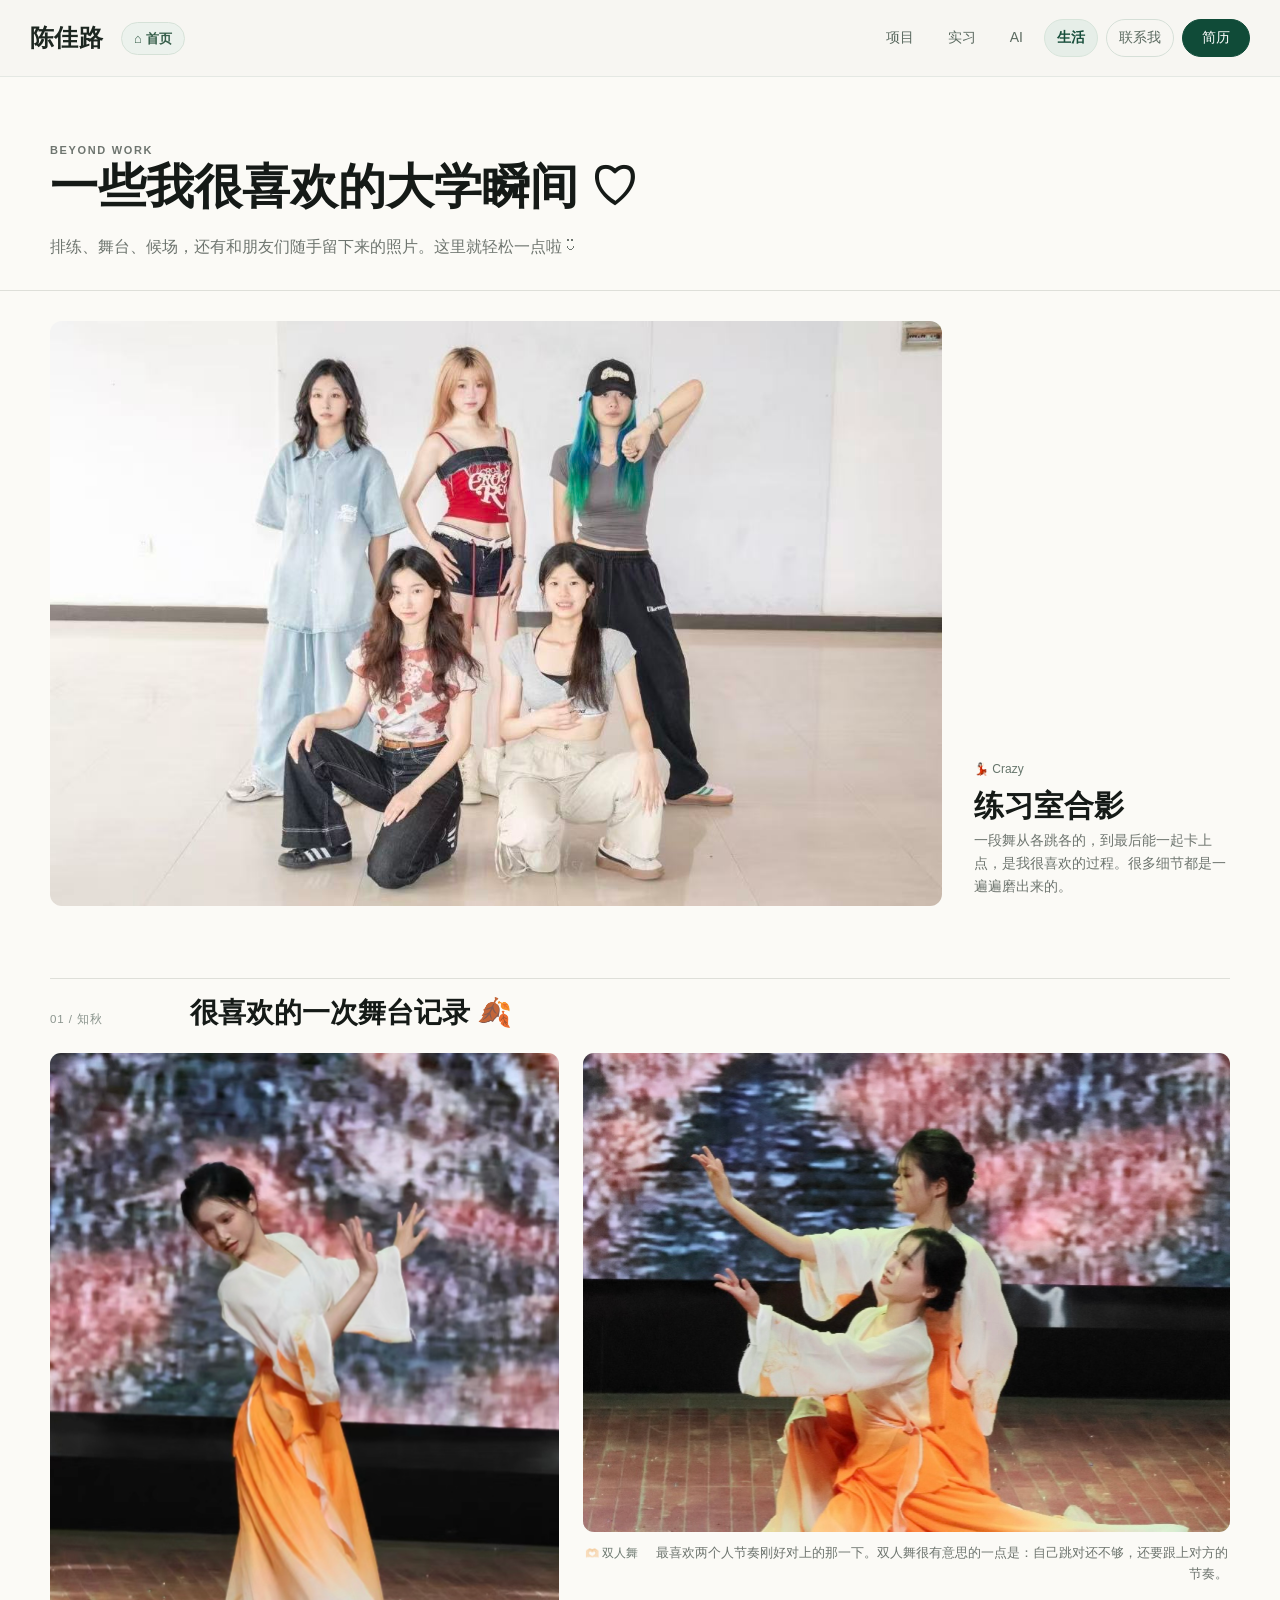
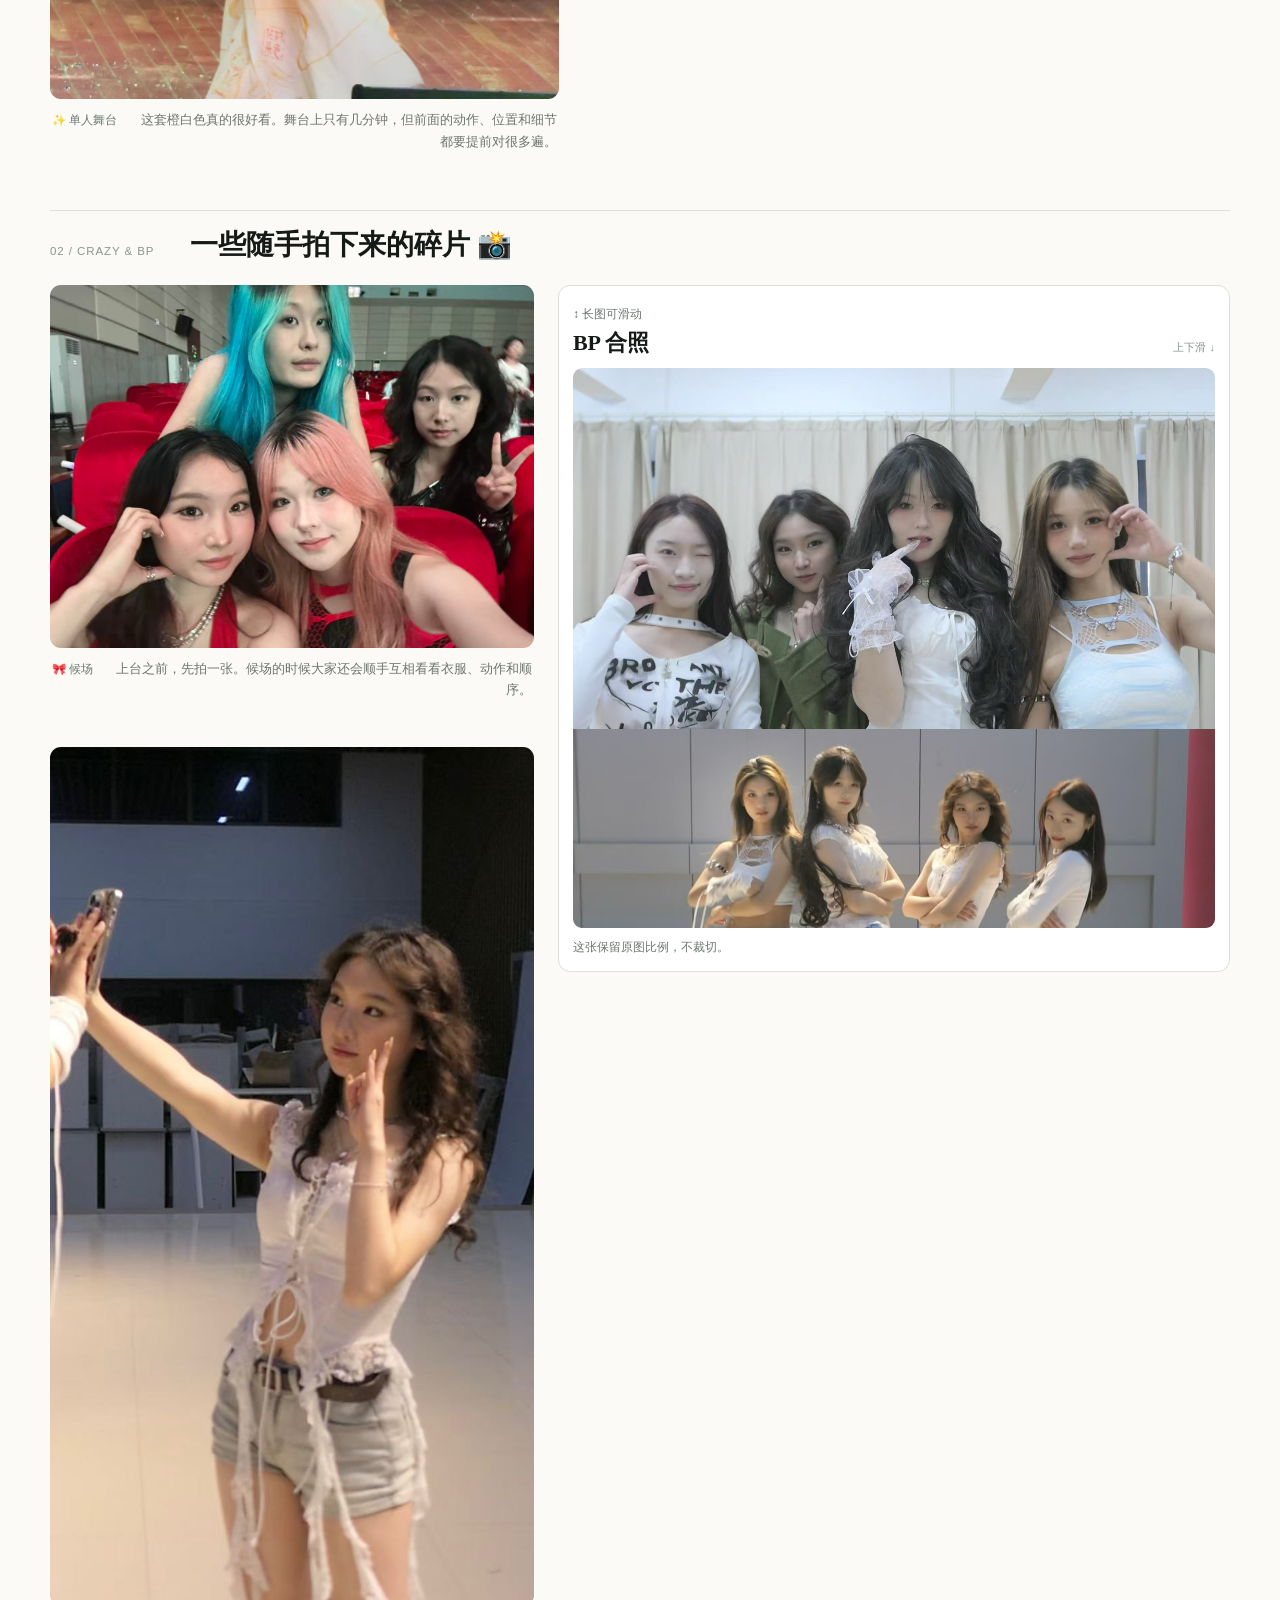
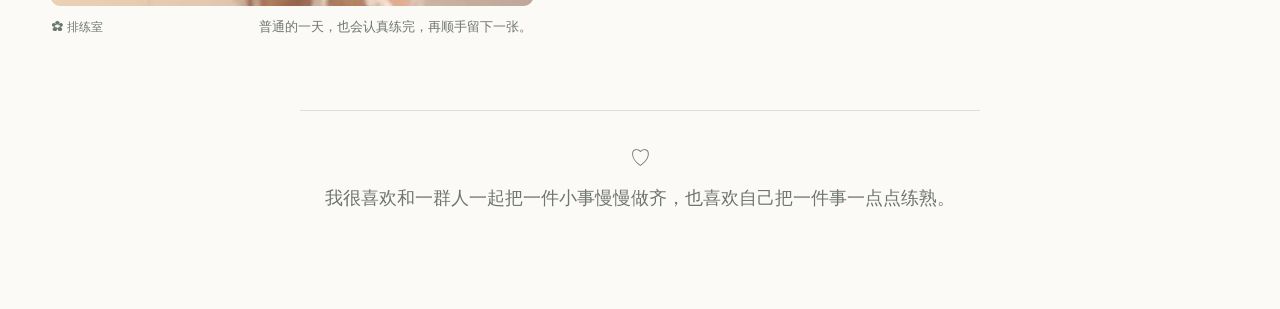
<file: life.html>
<!doctype html>
<html lang="zh-CN">
<head>
<meta charset="utf-8">
<meta name="viewport" content="width=device-width,initial-scale=1">
<title>生活｜陈佳路</title>
<link rel="stylesheet" href="style.css?v=20261008d">
<link rel="stylesheet" href="shared-header.css?v=20261014-unified2">
</head>
<body>
<header class="portfolio-header">
  <div class="portfolio-bar">
    <div class="portfolio-identity">
      <a class="portfolio-brand" href="index.html" aria-label="陈佳路，返回主页">陈佳路</a>
      <a class="portfolio-home" href="index.html">⌂ 首页</a>
    </div>
    <nav class="portfolio-menu" aria-label="个人网站主导航">
      <a class="portfolio-link" href="projects.html">项目</a>
      <a class="portfolio-link" href="experience.html">实习</a>
      <a class="portfolio-link" href="ai.html">AI</a>
      <a class="portfolio-link portfolio-active" href="life.html" aria-current="page">生活</a>
      <a class="portfolio-link portfolio-contact" href="contact.html">联系我</a>
      <a class="portfolio-link portfolio-resume" href="resume.html">简历</a>
    </nav>
  </div>
</header>

<section class="page-hero life-v5-hero">
  <div class="wrap">
    <div class="kicker">Beyond Work</div>
    <h1>一些我很喜欢的大学瞬间 ♡</h1>
    <p class="intro">排练、舞台、候场，还有和朋友们随手留下来的照片。这里就轻松一点啦 ◡̈</p>
  </div>
</section>

<main class="wrap page-main life-v5">

  <section class="life-hero-photo">
    <img src="网站素材/crazy练习室合影.jpg" alt="Crazy练习室合影" decoding="async" fetchpriority="high">
    <div class="life-simple-caption">
      <span>💃🏻 Crazy</span>
      <h2>练习室合影</h2>
      <p>一段舞从各跳各的，到最后能一起卡上点，是我很喜欢的过程。很多细节都是一遍遍磨出来的。</p>
    </div>
  </section>

  <section class="life-zhiqiu">
    <div class="life-zhiqiu-title">
      <span>01 / 知秋</span>
      <h2>很喜欢的一次舞台记录 🍂</h2>
    </div>

    <div class="life-editorial-row">
      <figure class="life-figure tall">
        <img src="知秋舞台单人.jpg" alt="知秋舞台单人照" loading="lazy" decoding="async">
        <figcaption>
          <span>✨ 单人舞台</span>
          <p>这套橙白色真的很好看。舞台上只有几分钟，但前面的动作、位置和细节都要提前对很多遍。</p>
        </figcaption>
      </figure>

      <figure class="life-figure">
        <img src="知秋舞台照.jpg" alt="知秋舞台合照" loading="lazy" decoding="async">
        <figcaption>
          <span>🫶🏻 双人舞</span>
          <p>最喜欢两个人节奏刚好对上的那一下。双人舞很有意思的一点是：自己跳对还不够，还要跟上对方的节奏。</p>
        </figcaption>
      </figure>
    </div>
  </section>

  <section class="life-memory-section">
    <div class="life-zhiqiu-title">
      <span>02 / Crazy & BP</span>
      <h2>一些随手拍下来的碎片 📸</h2>
    </div>

    <div class="life-memory-grid">
      <figure class="life-figure">
        <img src="网站素材/crazy候场自拍.jpg" alt="Crazy候场自拍" loading="lazy" decoding="async">
        <figcaption>
          <span>🎀 候场</span>
          <p>上台之前，先拍一张。候场的时候大家还会顺手互相看看衣服、动作和顺序。</p>
        </figcaption>
      </figure>

      <article class="life-scroll-card life-scroll-card-v5">
        <div class="life-scroll-head">
          <div>
            <span>↕ 长图可滑动</span>
            <h3>BP 合照</h3>
          </div>
          <div class="scroll-hint">上下滑 ↓</div>
        </div>
        <div class="vertical-photo-scroll v5-scroll" aria-label="可上下滑动查看完整长图">
          <img src="网站素材/bp合照.jpg" alt="BP舞蹈合照长图" loading="lazy" decoding="async">
        </div>
        <p class="life-note">这张保留原图比例，不裁切。</p>
      </article>

      <figure class="life-figure life-bp-single">
        <img src="网站素材/bp单人照.jpg" alt="BP单人照" loading="lazy" decoding="async">
        <figcaption>
          <span>✿ 排练室</span>
          <p>普通的一天，也会认真练完，再顺手留下一张。</p>
        </figcaption>
      </figure>
    </div>
  </section>

  <section class="life-ending">
    <span>♡</span>
    <p>我很喜欢和一群人一起把一件小事慢慢做齐，也喜欢自己把一件事一点点练熟。</p>
  </section>

</main>
</body>
</html>
</file>
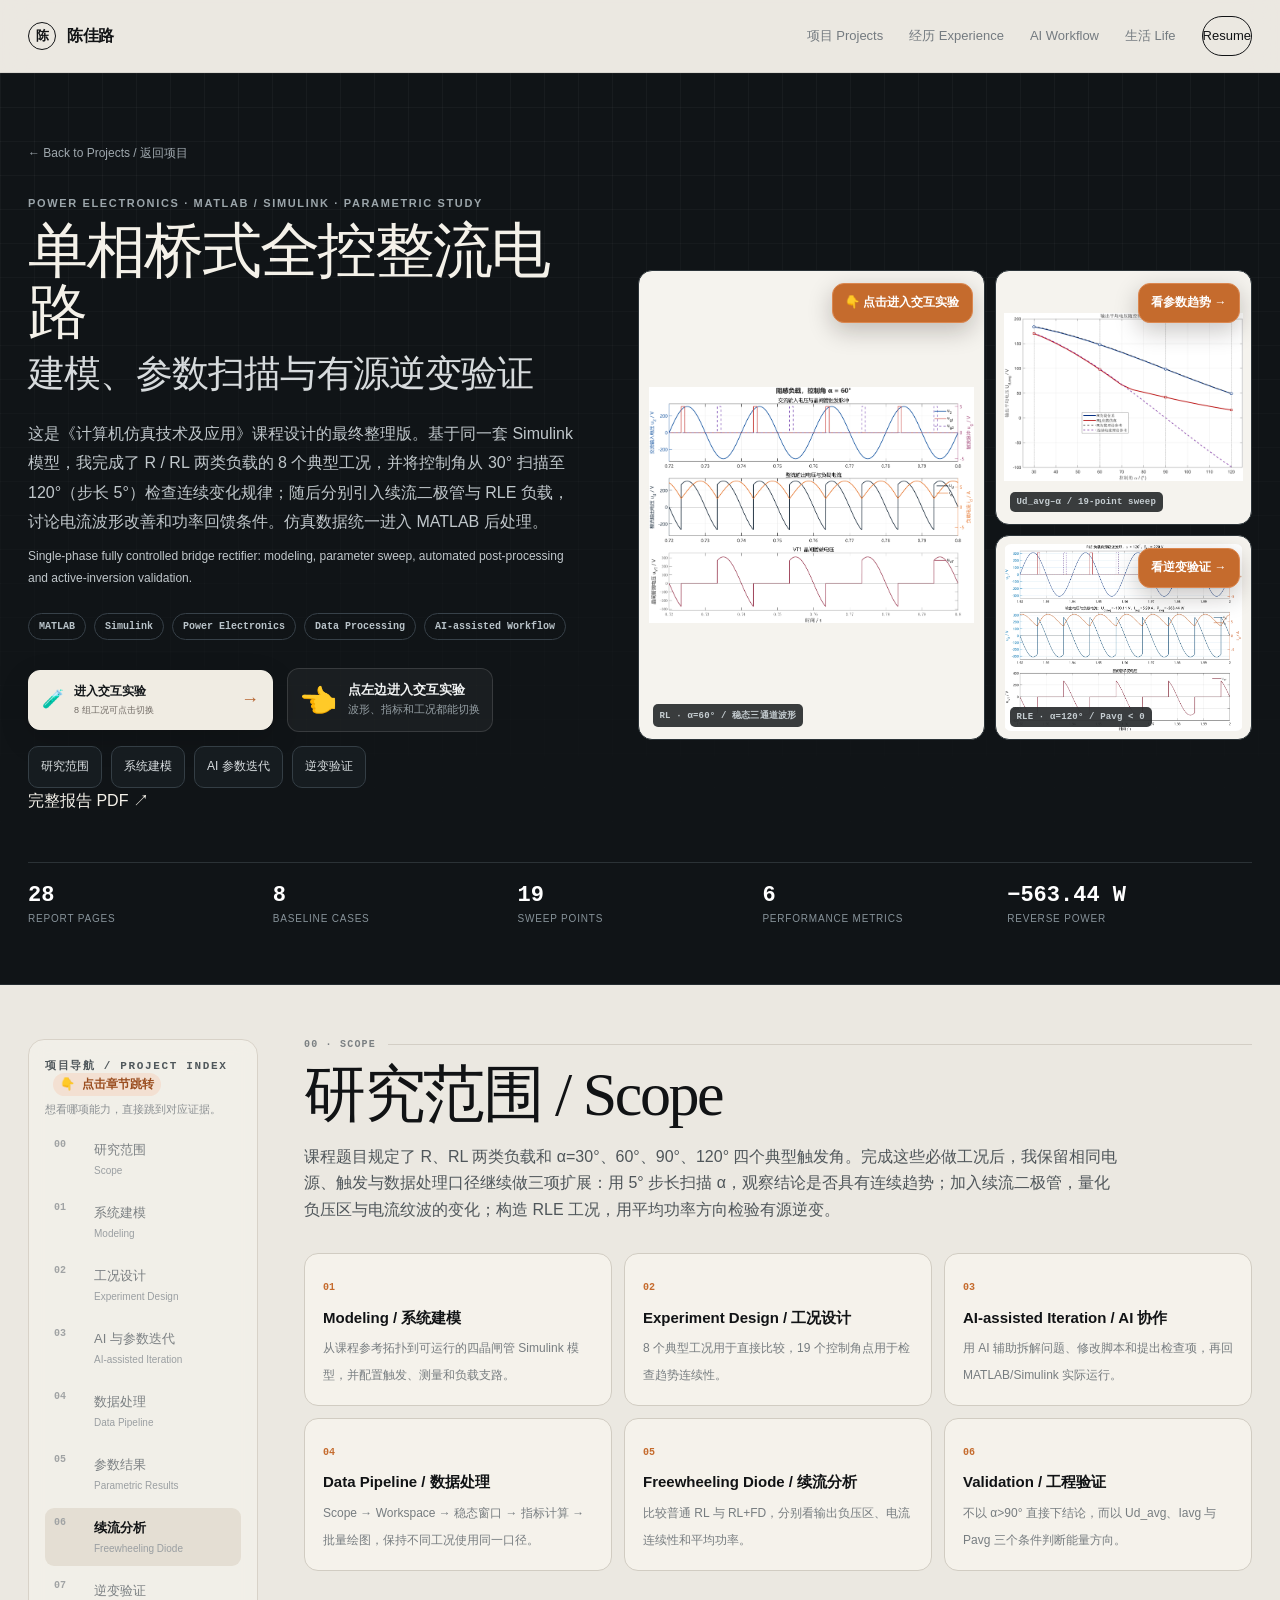
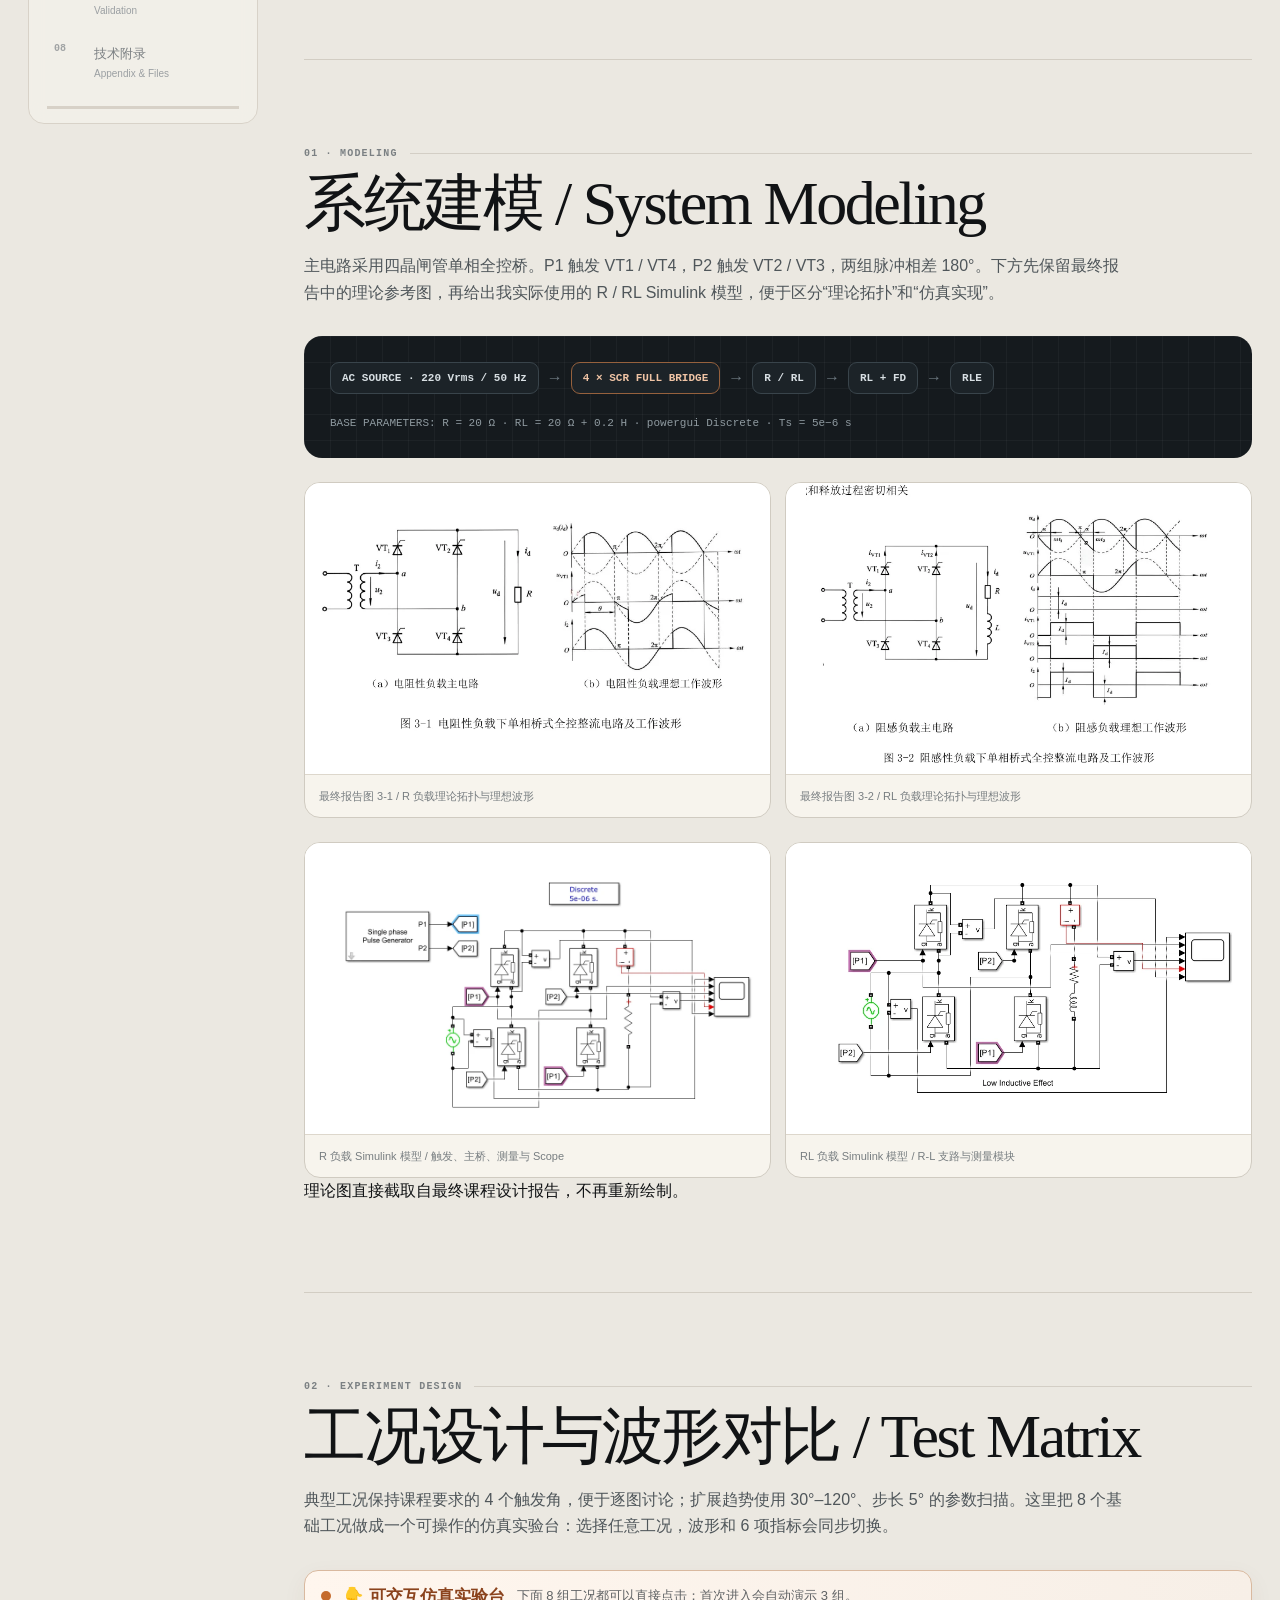
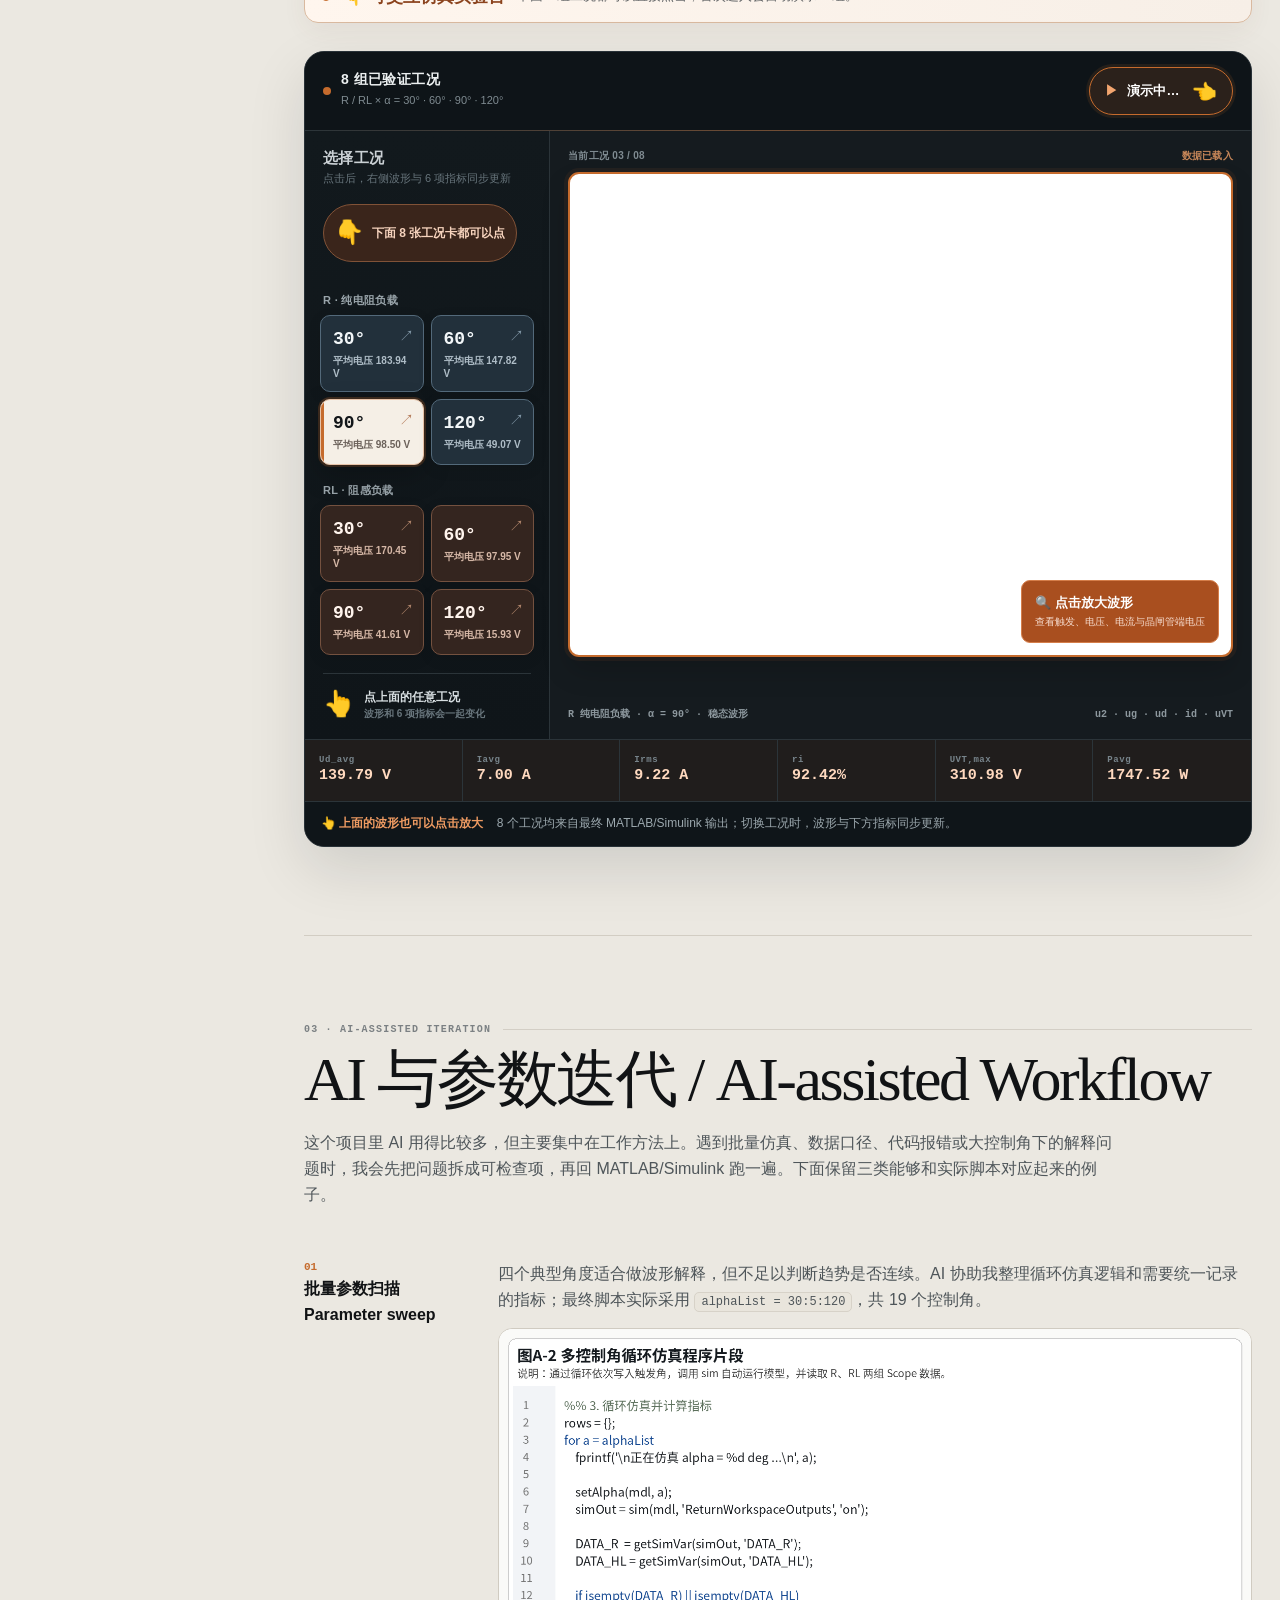
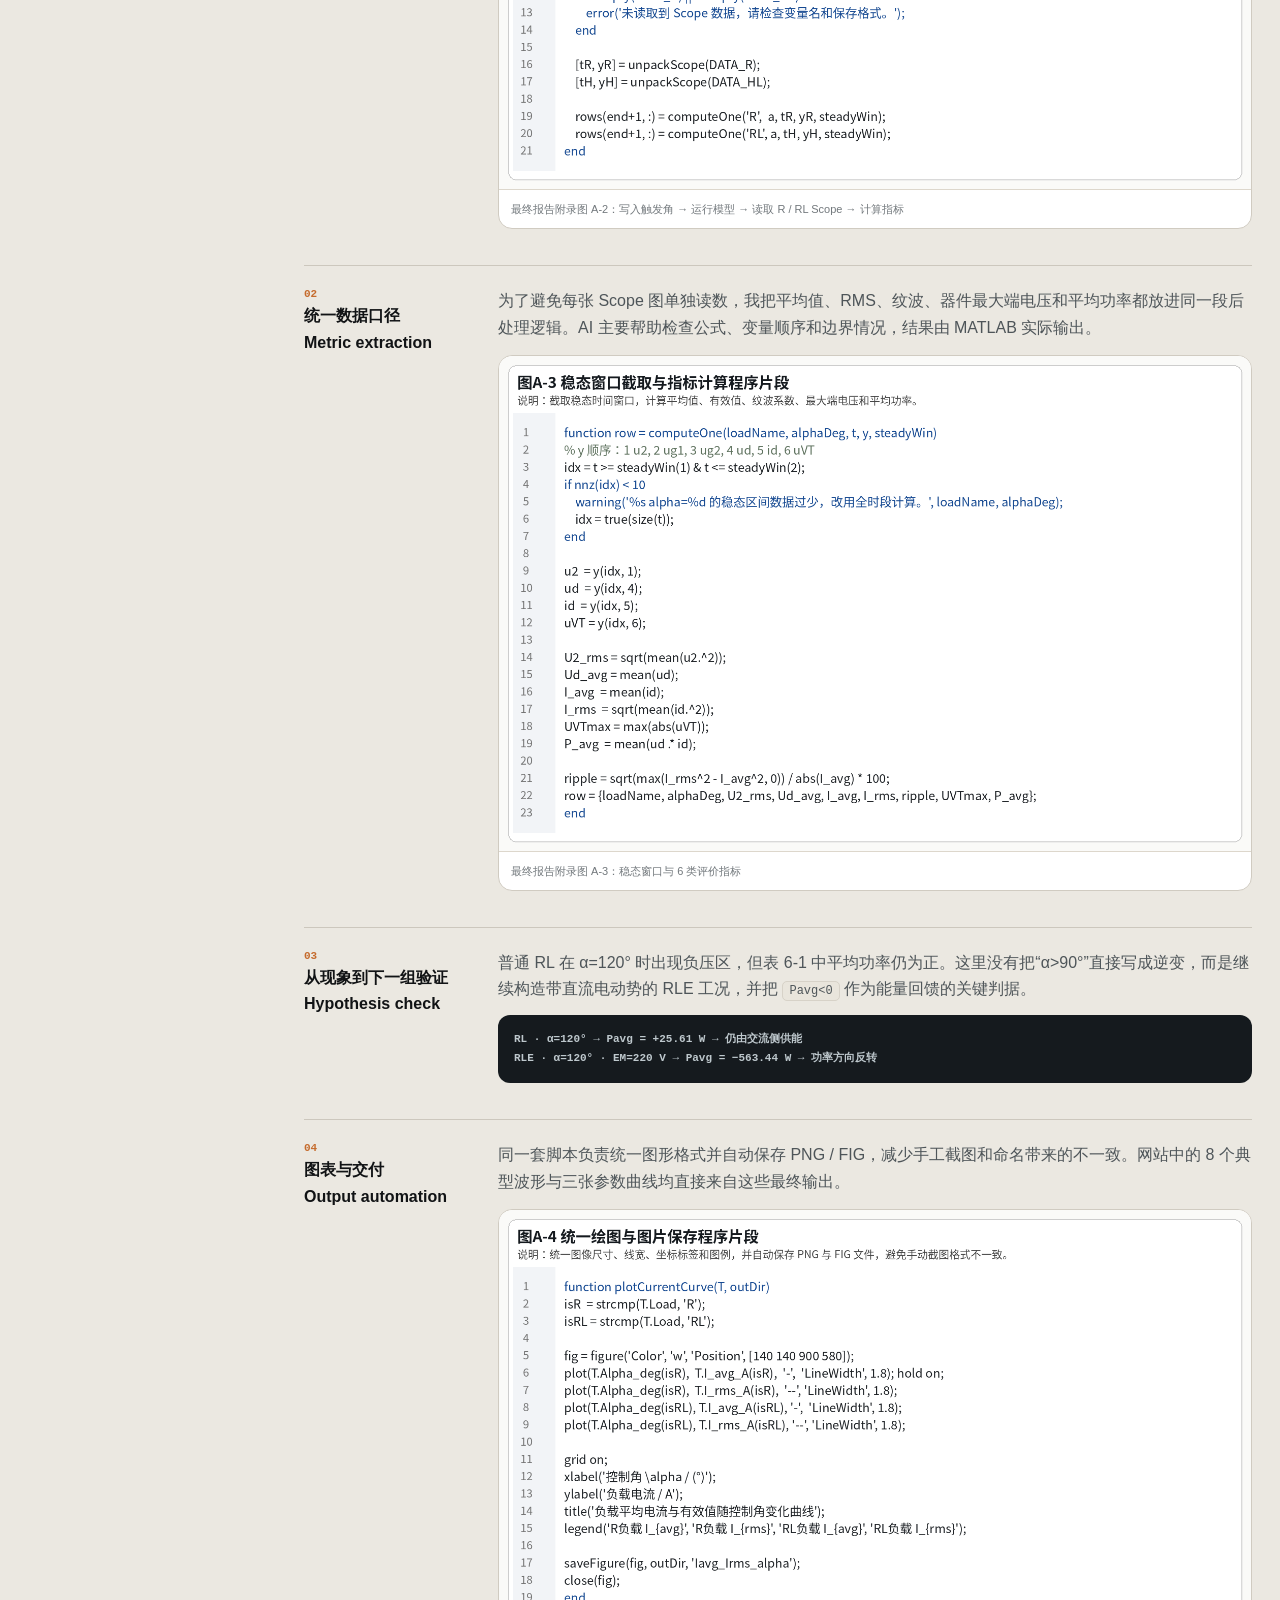
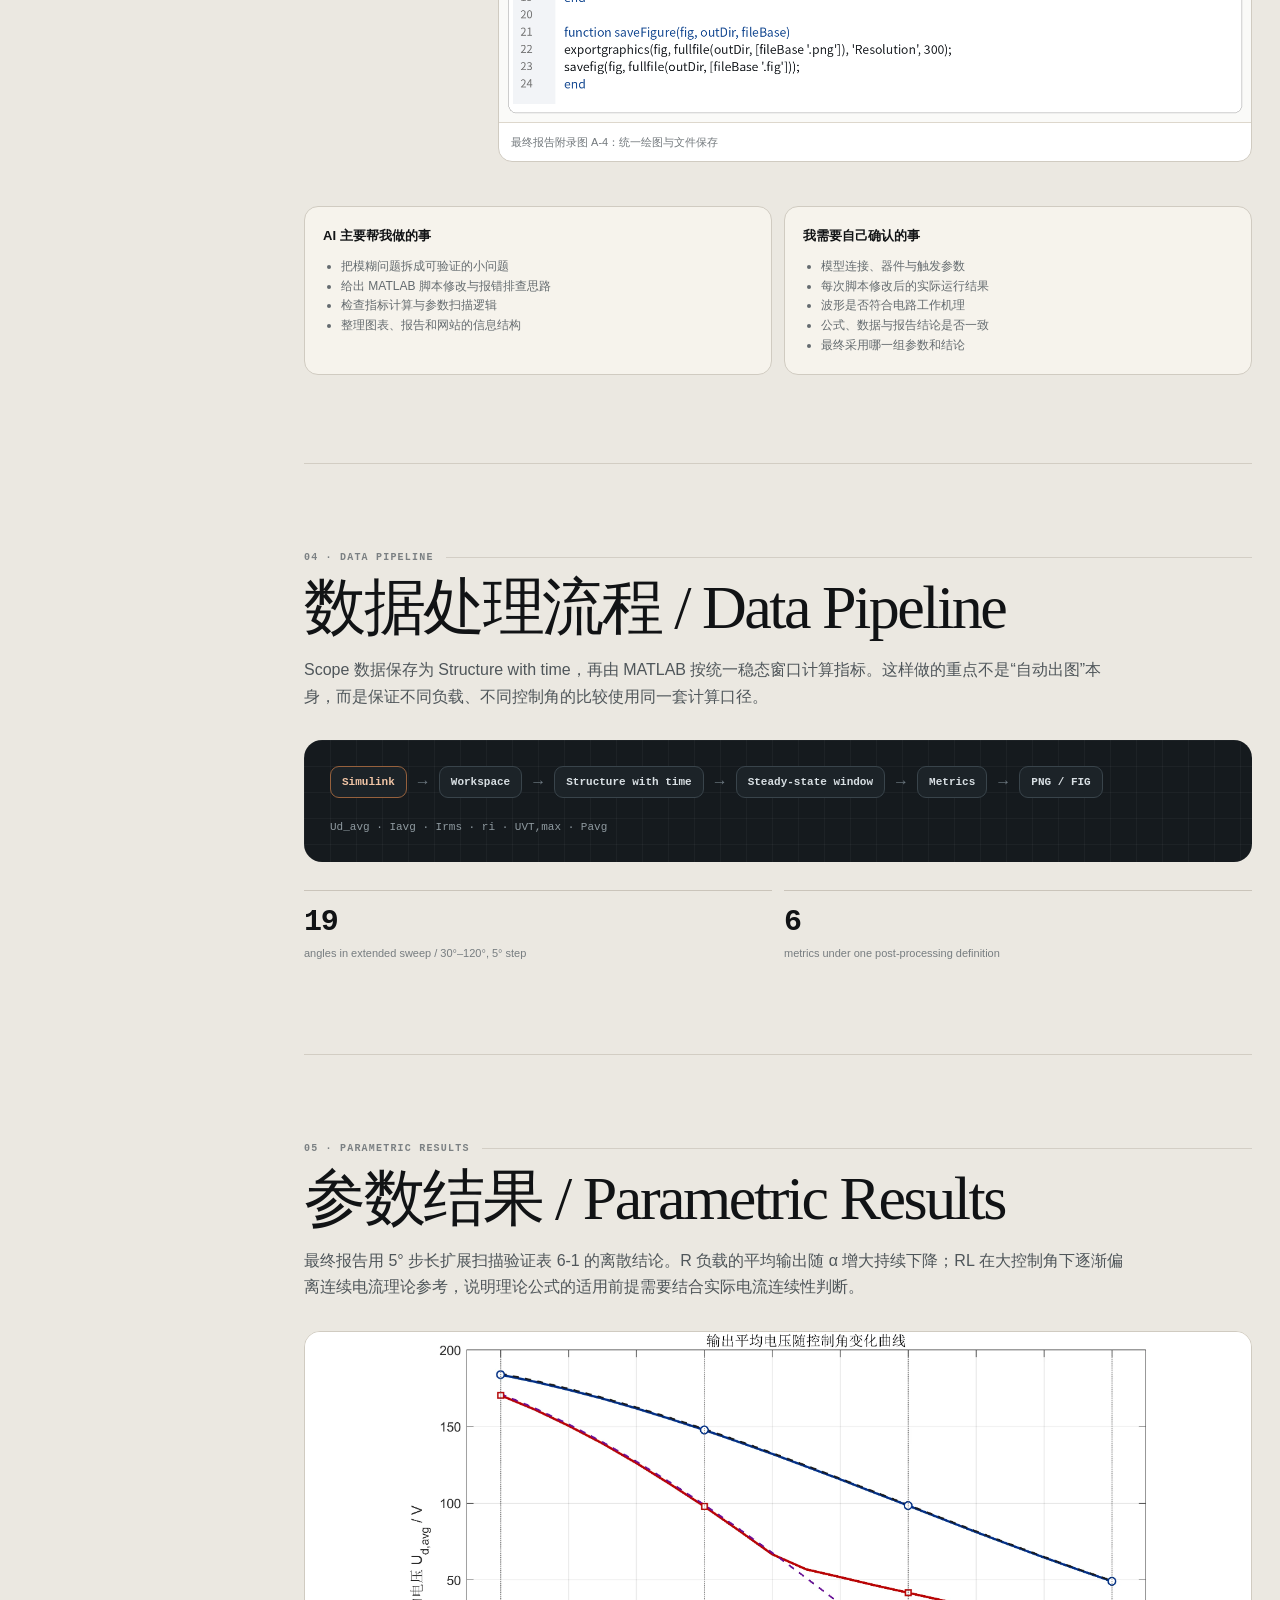
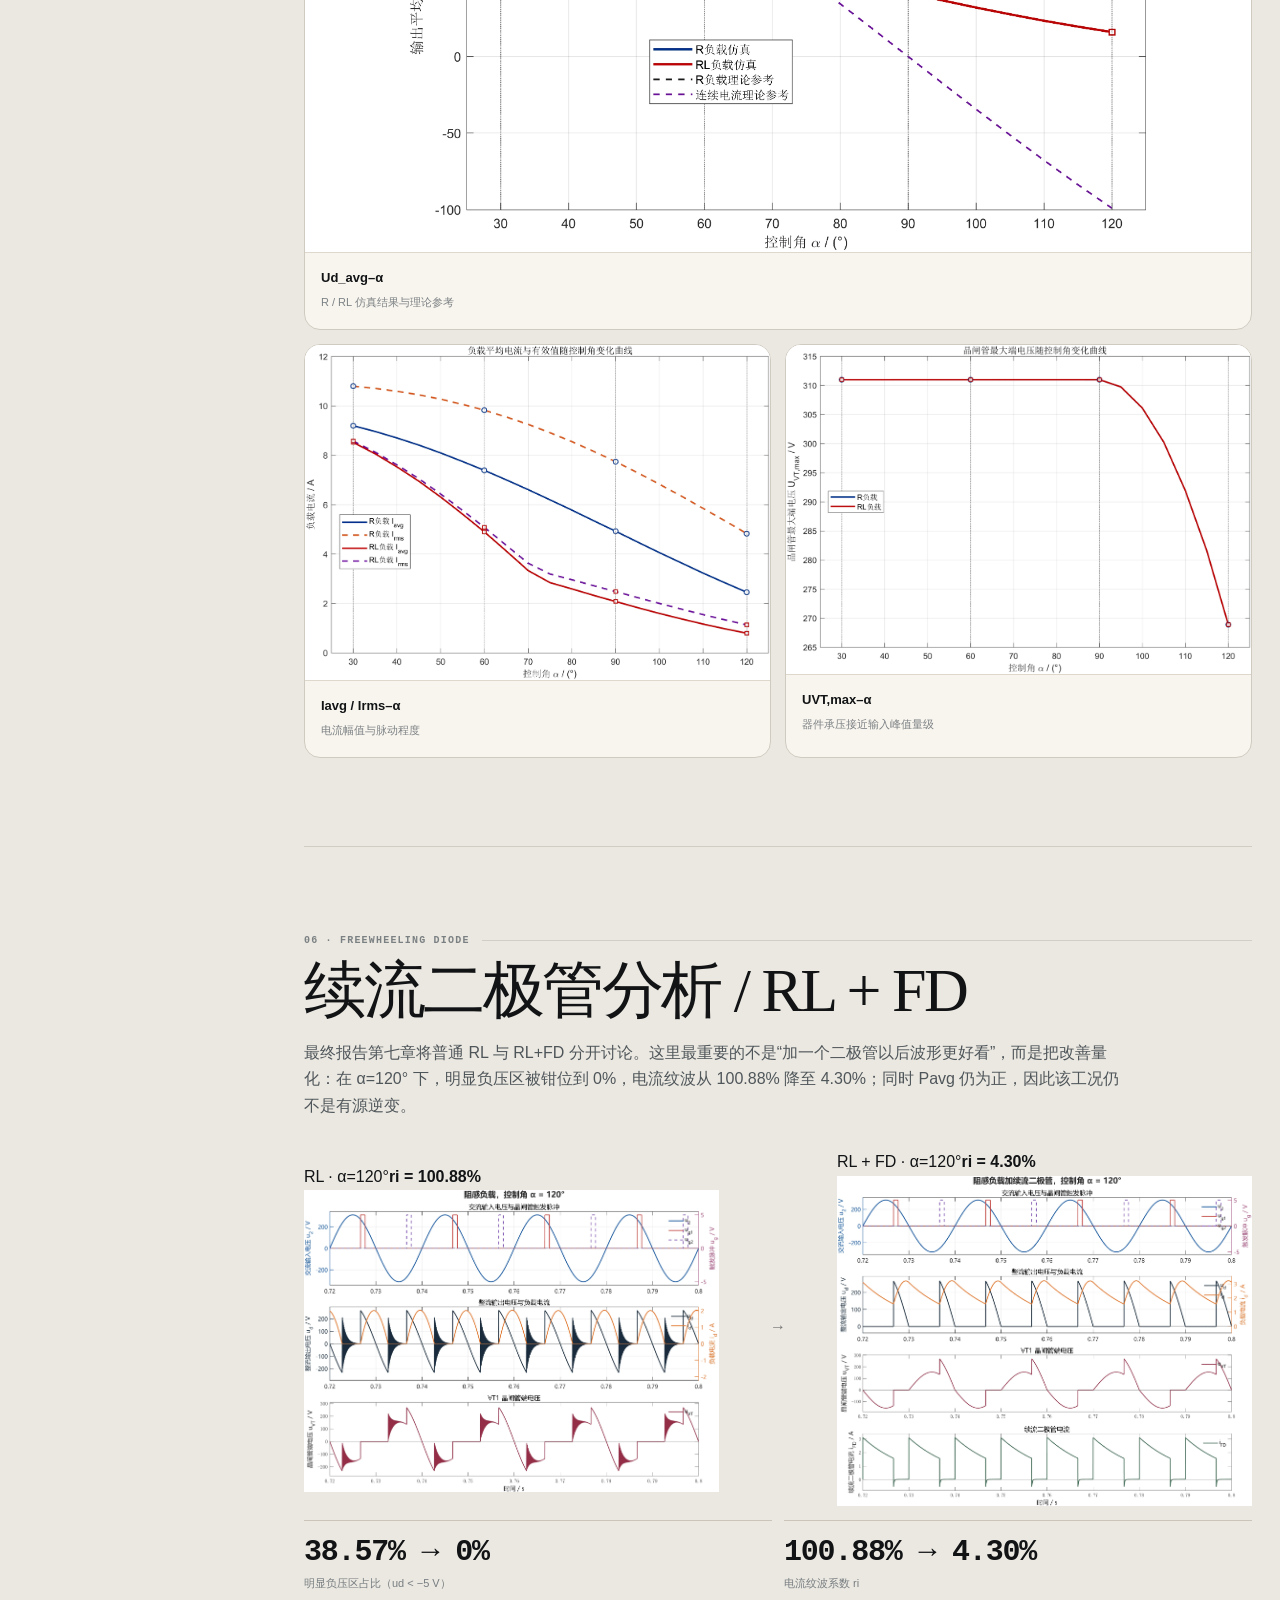
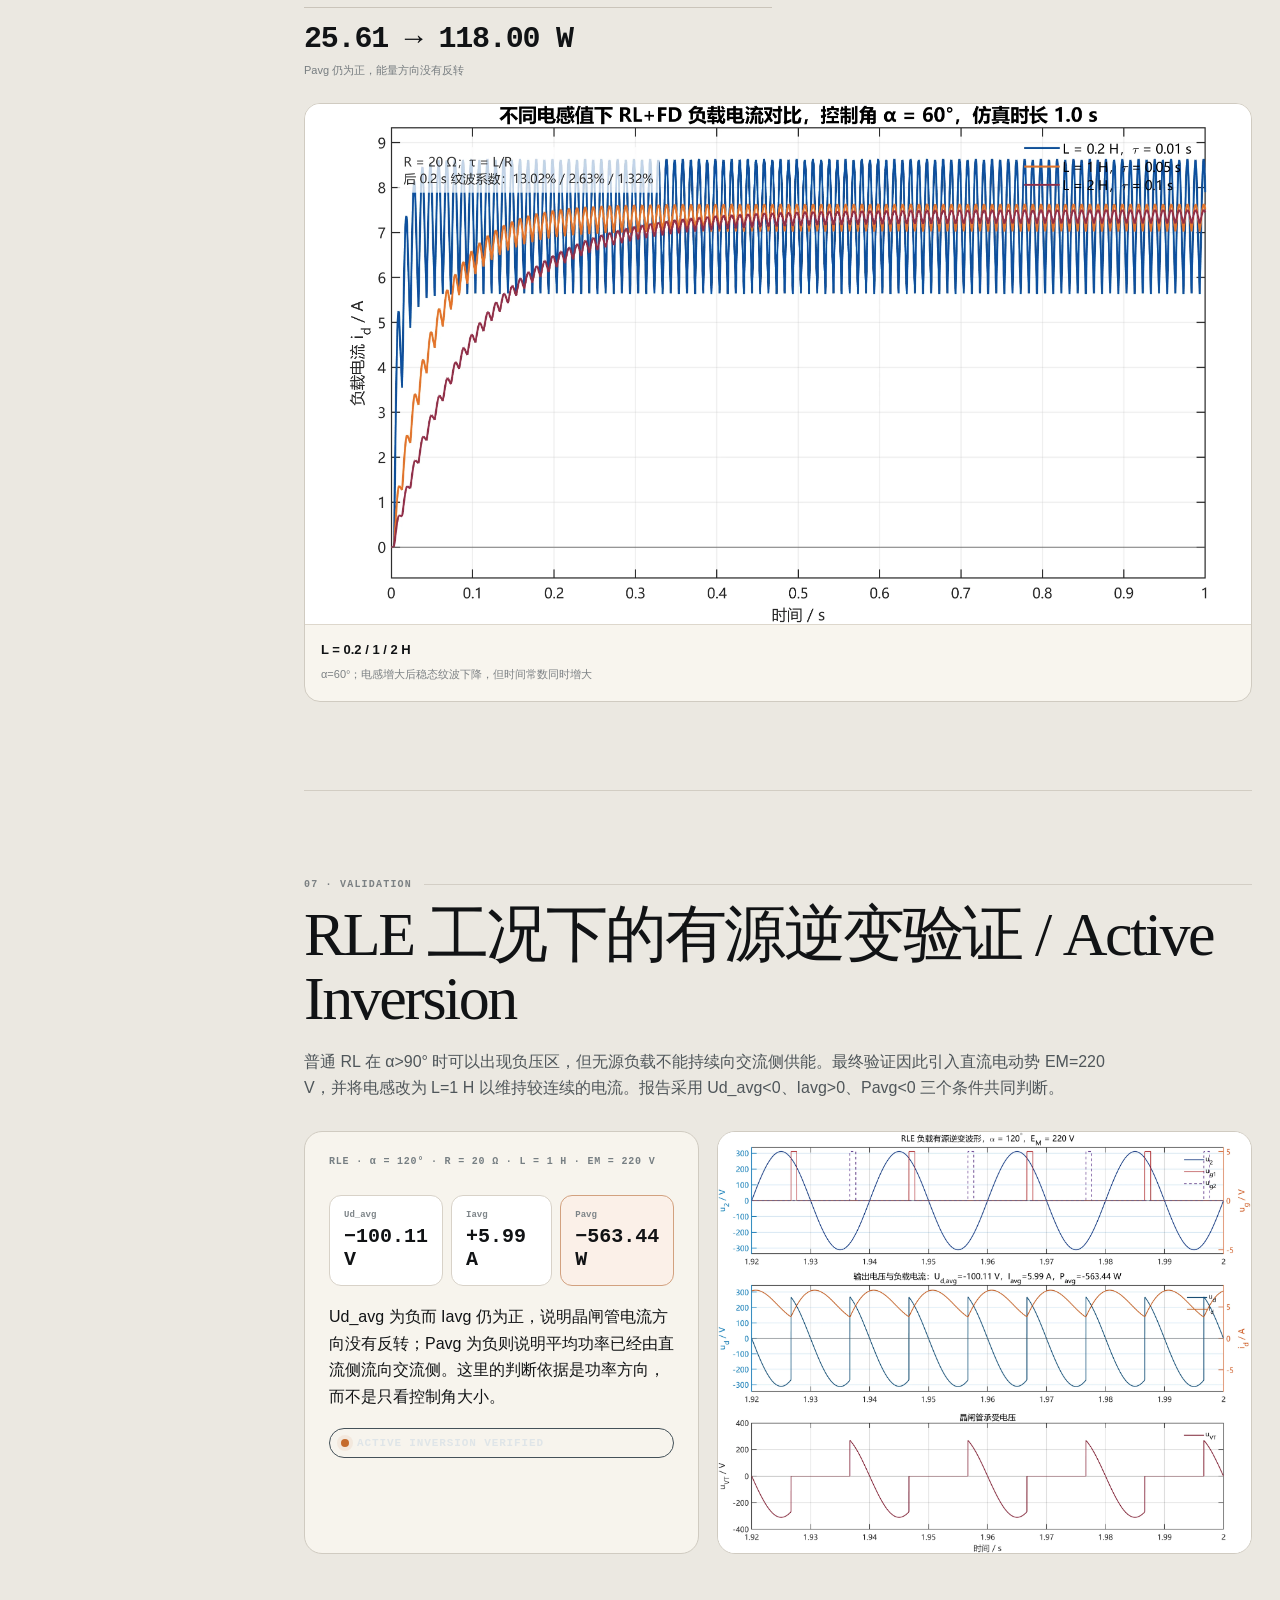
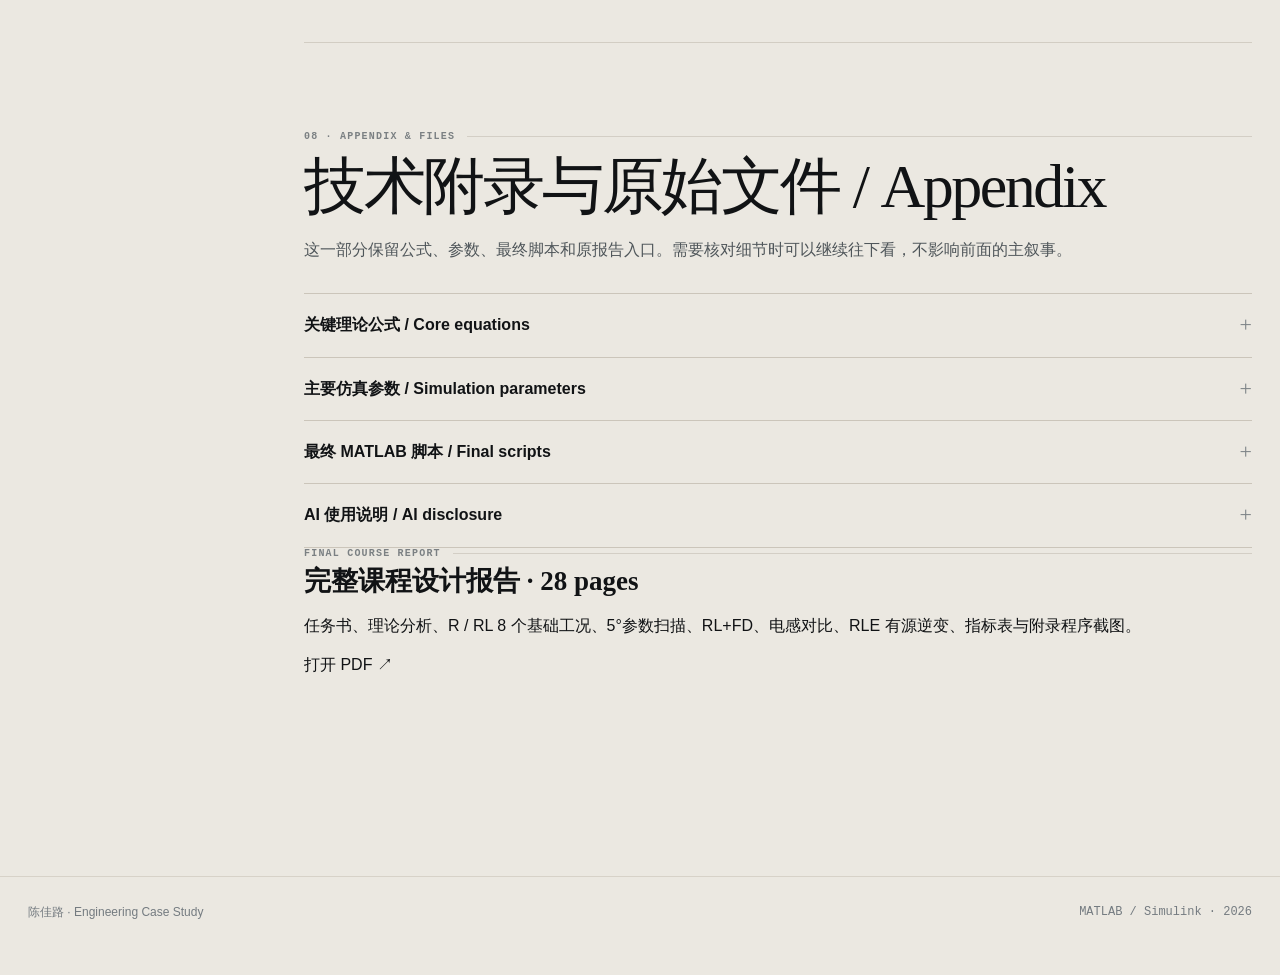
<file: rectifier-case.html>
<!doctype html>
<html lang="zh-CN">
<head>
<meta charset="utf-8">
<meta name="viewport" content="width=device-width,initial-scale=1">
<title>单相桥式全控整流电路｜Engineering Case Study｜陈佳路</title>
<meta name="description" content="MATLAB/Simulink 单相桥式全控整流课程设计：R/RL 基础工况、5°参数扫描、MATLAB 自动后处理、RL+FD 续流分析与 RLE 有源逆变验证。">
<style>:root{
  --paper:#f3f0e9;
  --paper-2:#ebe7de;
  --panel:#faf8f3;
  --ink:#111315;
  --ink-2:#2b2f32;
  --muted:#747b80;
  --line:#d7d2c8;
  --line-dark:#2e3438;
  --dark:#101417;
  --dark-2:#171c20;
  --amber:#c56b2d;
  --amber-soft:#ead5c5;
  --blue:#466d98;
  --blue-soft:#dce6ef;
  --green:#556f63;
  --red:#9e4d47;
  --white:#fff;
  --radius:18px;
  --shadow:0 20px 60px rgba(27,31,33,.09);
  --wrap:min(1240px,calc(100% - 56px));
}
*{box-sizing:border-box}
html{scroll-behavior:smooth}
body{margin:0;background:var(--paper);color:var(--ink);font-family:Inter,ui-sans-serif,-apple-system,BlinkMacSystemFont,"Segoe UI","PingFang SC","Hiragino Sans GB","Microsoft YaHei",sans-serif;line-height:1.65;-webkit-font-smoothing:antialiased}
body::selection{background:var(--amber-soft)}
a{color:inherit;text-decoration:none}
img{display:block;max-width:100%}
button,input{font:inherit}
button{color:inherit}
.wrap{width:var(--wrap);margin:0 auto}
.serif{font-family:"Iowan Old Style",Baskerville,Georgia,"Songti SC","STSong",serif}
.mono{font-family:ui-monospace,SFMono-Regular,Menlo,Monaco,Consolas,monospace}
.eyebrow,.kicker{font-size:11px;line-height:1.3;letter-spacing:.15em;text-transform:uppercase;font-weight:760;color:var(--muted)}
.muted{color:var(--muted)}
.small{font-size:13px;color:var(--muted)}
hr.rule{border:0;border-top:1px solid var(--line);margin:0}

/* Header */
.site-header{position:sticky;top:0;z-index:80;background:color-mix(in srgb,var(--paper) 88%,transparent);backdrop-filter:blur(14px);border-bottom:1px solid rgba(17,19,21,.08)}
.nav{height:72px;display:flex;align-items:center;justify-content:space-between;gap:24px}
.brand{display:flex;align-items:center;gap:11px;font-weight:760;letter-spacing:-.02em}
.brand-mark{width:28px;height:28px;border:1px solid var(--ink);display:grid;place-items:center;border-radius:50%;font-family:Georgia,serif;font-size:13px}
.navlinks{display:flex;align-items:center;gap:26px;font-size:13px;color:var(--muted)}
.navlinks a{position:relative;padding:8px 0}
.navlinks a:not(.resume-btn)::after{content:"";position:absolute;left:0;right:100%;bottom:2px;height:1px;background:var(--ink);transition:.2s ease}
.navlinks a:hover{color:var(--ink)}
.navlinks a:hover::after{right:0}
.resume-btn{padding:9px 14px;border:1px solid var(--ink);border-radius:999px;color:var(--ink);transition:.18s ease}
.resume-btn:hover{background:var(--ink);color:white}

/* Home */
.home-hero{padding:54px 0 74px;border-bottom:1px solid var(--line)}
.home-hero-grid{display:grid;grid-template-columns:minmax(0,1.45fr) minmax(310px,.55fr);gap:68px;align-items:end}
.home-kicker{display:flex;gap:12px;align-items:center;margin-bottom:26px}
.home-kicker::before{content:"";width:42px;height:1px;background:var(--amber)}
.display-title{font-family:"Iowan Old Style",Baskerville,Georgia,"Songti SC","STSong",serif;font-size:clamp(58px,8.6vw,116px);line-height:.92;letter-spacing:-.055em;font-weight:500;margin:0;max-width:920px}
.display-title .soft{color:#77756f}
.hero-lead{font-size:18px;line-height:1.8;max-width:740px;margin-top:32px;color:var(--ink-2)}
.hero-meta{display:flex;gap:12px;flex-wrap:wrap;margin-top:28px}
.meta-pill{font-size:12px;border:1px solid var(--line);border-radius:999px;padding:8px 11px;background:rgba(255,255,255,.32)}
.hero-side{display:grid;gap:16px}
.portrait-frame{background:#ddd7cc;border-radius:20px;overflow:hidden;aspect-ratio:4/5;box-shadow:var(--shadow)}
.portrait-frame img{width:100%;height:100%;object-fit:cover;object-position:center 35%;filter:saturate(.82) contrast(1.02)}
.hero-note{border-top:1px solid var(--line);padding-top:16px;display:grid;grid-template-columns:96px 1fr;gap:16px;font-size:13px}
.hero-note strong{font-weight:760}
.hero-note p{margin:0;color:var(--muted)}

.home-section{padding:72px 0;border-bottom:1px solid var(--line)}
.section-topline{display:flex;justify-content:space-between;gap:24px;align-items:end;margin-bottom:30px}
.section-topline h2{font-family:"Iowan Old Style",Baskerville,Georgia,"Songti SC","STSong",serif;font-size:clamp(34px,5vw,58px);font-weight:500;letter-spacing:-.035em;margin:4px 0 0}
.section-topline p{max-width:520px;margin:0;color:var(--muted);font-size:14px}
.feature-grid{display:grid;grid-template-columns:1.35fr .65fr;gap:18px}
.feature-card{position:relative;border:1px solid var(--line);background:var(--panel);border-radius:20px;overflow:hidden;min-height:430px;transition:.22s ease}
.feature-card:hover{transform:translateY(-3px);box-shadow:var(--shadow)}
.feature-visual{position:absolute;inset:0 0 120px;overflow:hidden;background:#ddd}
.feature-visual img{width:100%;height:100%;object-fit:cover}
.feature-card.dark .feature-visual{background:var(--dark);padding:22px;display:grid;place-items:center}
.feature-card.dark .feature-visual img{object-fit:contain;filter:saturate(.9)}
.feature-body{position:absolute;left:0;right:0;bottom:0;padding:24px;background:linear-gradient(180deg,rgba(250,248,243,.92),var(--panel) 25%)}
.feature-number{font:600 11px ui-monospace,SFMono-Regular,Menlo,monospace;color:var(--muted);margin-bottom:7px}
.feature-title{font-family:"Iowan Old Style",Baskerville,Georgia,"Songti SC","STSong",serif;font-size:26px;line-height:1.2;font-weight:600;margin:0}
.feature-sub{font-size:12px;color:var(--muted);margin-top:8px}
.capability-strip{display:grid;grid-template-columns:repeat(3,1fr);border-top:1px solid var(--line);border-bottom:1px solid var(--line)}
.capability{padding:26px 22px;border-right:1px solid var(--line)}
.capability:last-child{border-right:0}
.capability .cap-title{font-size:18px;font-weight:700;margin:6px 0}
.capability p{font-size:13px;color:var(--muted);margin:0}
.capability .cap-code{font:700 11px ui-monospace,SFMono-Regular,Menlo,monospace;color:var(--amber)}

/* Standard page shell */
.page-hero{padding:72px 0 50px;border-bottom:1px solid var(--line)}
.page-hero h1{font-family:"Iowan Old Style",Baskerville,Georgia,"Songti SC","STSong",serif;font-size:clamp(48px,7vw,84px);line-height:1;letter-spacing:-.05em;font-weight:500;margin:8px 0 20px}
.page-hero .intro{max-width:800px;font-size:17px;color:var(--ink-2);margin:0}
.page-main{padding:58px 0 96px}
.section{margin-bottom:84px}
.section-head{display:flex;justify-content:space-between;align-items:end;gap:28px;margin-bottom:26px}
.section-head h2{font-family:"Iowan Old Style",Baskerville,Georgia,"Songti SC","STSong",serif;font-size:clamp(32px,4vw,48px);font-weight:500;letter-spacing:-.03em;margin:4px 0 0}
.section-head p{margin:0;max-width:520px;color:var(--muted)}
.grid-2{display:grid;grid-template-columns:1fr 1fr;gap:18px}
.grid-3{display:grid;grid-template-columns:repeat(3,1fr);gap:18px}
.card{background:var(--panel);border:1px solid var(--line);border-radius:18px;overflow:hidden}
.card-media{aspect-ratio:16/10;background:#e4e0d8;overflow:hidden}
.card-media img{width:100%;height:100%;object-fit:cover}
.card-body{padding:24px}
.card h3{font-family:"Iowan Old Style",Baskerville,Georgia,"Songti SC","STSong",serif;font-size:25px;line-height:1.2;margin:7px 0 0}
.tag{display:inline-block;font:650 10px ui-monospace,SFMono-Regular,Menlo,monospace;letter-spacing:.05em;padding:5px 8px;border:1px solid var(--line);border-radius:999px;color:var(--muted);margin:0 4px 6px 0}
.result{font-family:"Iowan Old Style",Baskerville,Georgia,serif;font-size:34px;line-height:1.1;margin:16px 0;color:var(--amber)}
.link{display:inline-flex;align-items:center;gap:8px;margin-top:18px;font-size:13px;font-weight:700}
.link::after{content:"↗";font-size:12px}
.callout{border-left:2px solid var(--amber);padding:22px 26px;background:rgba(255,255,255,.34)}
.callout p{font-family:"Iowan Old Style",Baskerville,Georgia,"Songti SC",serif;font-size:26px;line-height:1.5;margin:0}

/* Projects list */
.project-feature{display:grid;grid-template-columns:1.05fr .95fr;border:1px solid var(--line);border-radius:24px;overflow:hidden;background:var(--panel)}
.project-feature-media{background:var(--dark);min-height:520px;display:grid;place-items:center;padding:34px;position:relative;overflow:hidden}
.project-feature-media::before{content:"";position:absolute;inset:0;background-image:linear-gradient(rgba(255,255,255,.04) 1px,transparent 1px),linear-gradient(90deg,rgba(255,255,255,.04) 1px,transparent 1px);background-size:28px 28px}
.project-feature-media img{position:relative;z-index:1;max-height:440px;object-fit:contain;border-radius:10px;box-shadow:0 24px 60px rgba(0,0,0,.3)}
.project-feature-copy{padding:46px;display:flex;flex-direction:column;justify-content:space-between}
.project-feature-copy h2{font-family:"Iowan Old Style",Baskerville,Georgia,"Songti SC",serif;font-size:44px;line-height:1.08;letter-spacing:-.04em;margin:10px 0 18px}
.project-feature-copy p{margin:0;color:var(--ink-2)}
.project-metrics{display:grid;grid-template-columns:repeat(3,1fr);gap:12px;margin:28px 0}
.project-metric{padding:16px 0;border-top:1px solid var(--line)}
.project-metric strong{font:700 21px ui-monospace,SFMono-Regular,Menlo,monospace;display:block}
.project-metric span{font-size:11px;color:var(--muted)}
.project-list{display:grid;grid-template-columns:1fr 1fr;gap:18px}

/* Experience */
.company{display:grid;grid-template-columns:230px 1fr;gap:38px;padding:30px 0;border-top:1px solid var(--line)}
.company h2{font-family:"Iowan Old Style",Baskerville,Georgia,"Songti SC",serif;font-size:30px;margin:0}
.company-meta{font-size:12px;color:var(--muted);margin-top:9px}
.company-copy h3,.project-row h3{font-family:"Iowan Old Style",Baskerville,Georgia,"Songti SC",serif;font-size:24px;margin:0}
.company-copy p,.project-row p{margin:10px 0 0;color:var(--ink-2)}
.project-row{display:grid;grid-template-columns:200px 1fr;gap:28px;padding:27px 0;border-top:1px solid var(--line)}
.project-row .label{font:600 12px ui-monospace,SFMono-Regular,Menlo,monospace;color:var(--muted)}
.issue-log{border-top:1px solid var(--line)}
.issue{display:grid;grid-template-columns:54px 1.2fr .8fr;gap:20px;padding:18px 0;border-bottom:1px solid var(--line)}
.issue .no{font:600 18px ui-monospace,SFMono-Regular,Menlo,monospace;color:var(--amber)}
.issue .impact{font-size:12px;color:var(--muted)}

/* AI page */
.flow{display:grid;grid-template-columns:repeat(7,auto);align-items:center;gap:10px;margin:30px 0 54px}
.flow .node{padding:18px;border:1px solid var(--line);background:var(--panel);border-radius:14px;text-align:center;font-size:13px}
.flow .arrow{color:var(--muted);text-align:center}
.ai-case{display:grid;grid-template-columns:230px 1fr;gap:34px;padding:32px 0;border-top:1px solid var(--line)}
.ai-case h3{font-family:"Iowan Old Style",Baskerville,Georgia,"Songti SC",serif;font-size:26px;margin:7px 0 0}
.ai-case p{margin:0}.ai-case ul{margin:12px 0 0;padding-left:20px;color:var(--ink-2)}
.code-chip{font-family:ui-monospace,SFMono-Regular,Menlo,monospace;font-size:12px;background:#e9e5dc;border:1px solid var(--line);padding:2px 6px;border-radius:5px}

/* Life */
.life-grid{display:grid;grid-template-columns:1fr 1fr;gap:26px}
.life-card{margin-bottom:30px}.life-card img{border-radius:18px;max-height:650px;width:100%;object-fit:cover}.life-card h3{font-family:"Iowan Old Style",Baskerville,Georgia,"Songti SC",serif;font-size:25px;margin:14px 0 4px}.life-card p{margin:0;color:var(--muted)}
.coming{height:280px;border:1px dashed #bcb6aa;border-radius:18px;display:grid;place-items:center;text-align:center;color:var(--muted);background:rgba(255,255,255,.25)}

/* Resume */
.resume-sheet{max-width:930px;background:var(--panel);border:1px solid var(--line);border-radius:22px;padding:46px}.resume-sheet h2{font-family:"Iowan Old Style",Baskerville,Georgia,"Songti SC",serif;font-size:38px;margin:0}.resume-sheet .rblock{padding:25px 0;border-top:1px solid var(--line)}.resume-sheet .rblock:first-of-type{margin-top:26px}.resume-sheet h3{font-size:17px;margin:0 0 10px}.resume-sheet p{margin:4px 0}.resume-sheet ul{margin:8px 0 0;padding-left:20px}

/* ========================= Rectifier flagship case study ========================= */
.case-body{background:#ebe8e1}
.case-body .site-header{background:rgba(235,232,225,.88)}
.case-hero{background:var(--dark);color:#f4f1e9;position:relative;overflow:hidden;border-bottom:1px solid #242b30}
.case-hero::before{content:"";position:absolute;inset:0;background-image:linear-gradient(rgba(255,255,255,.035) 1px,transparent 1px),linear-gradient(90deg,rgba(255,255,255,.035) 1px,transparent 1px);background-size:34px 34px;mask-image:linear-gradient(to bottom,black,transparent 90%)}
.case-hero-inner{position:relative;z-index:1;width:var(--wrap);margin:auto;padding:66px 0 56px}
.case-back{display:inline-flex;align-items:center;gap:8px;color:#9fa8ae;font-size:12px;margin-bottom:32px}.case-back:hover{color:white}
.case-hero-grid{display:grid;grid-template-columns:minmax(0,.95fr) minmax(500px,1.05fr);gap:54px;align-items:center}
.case-hero h1{font-family:"Iowan Old Style",Baskerville,Georgia,"Songti SC",serif;font-size:clamp(48px,6vw,82px);line-height:.98;letter-spacing:-.05em;font-weight:500;margin:10px 0 24px}
.case-hero h1 em{font-style:normal;color:#aeb8bd}
.case-hero .lede{max-width:690px;color:#c0c7cb;font-size:16px;line-height:1.85;margin:0}
.case-tags{display:flex;gap:8px;flex-wrap:wrap;margin-top:24px}.case-tags span{border:1px solid #374149;color:#b9c3c9;border-radius:999px;padding:7px 10px;font:650 10px ui-monospace,SFMono-Regular,Menlo,monospace}
.quick-routes{display:flex;gap:9px;flex-wrap:wrap;margin-top:32px}.quick-routes a{display:inline-flex;align-items:center;gap:8px;border:1px solid #343e45;border-radius:10px;padding:10px 12px;color:#d8dddf;font-size:12px;background:#161c20}.quick-routes a:hover{border-color:#697780;background:#1c2429}
.case-mosaic{display:grid;grid-template-columns:1.15fr .85fr;grid-template-rows:250px 190px;gap:10px}
.mosaic-card{background:#f7f5ef;border-radius:14px;overflow:hidden;position:relative;border:1px solid #2c3439}.mosaic-card.dark-card{background:#171d21}.mosaic-card img{width:100%;height:100%;object-fit:contain}.mosaic-card.main{grid-row:1/3;padding:12px}.mosaic-card.main img{object-fit:contain}.mosaic-caption{position:absolute;left:10px;bottom:8px;background:rgba(16,20,23,.82);color:#c6ced2;font:600 9px ui-monospace,SFMono-Regular,Menlo,monospace;padding:5px 7px;border-radius:5px;backdrop-filter:blur(8px)}
.case-stats{display:grid;grid-template-columns:repeat(5,1fr);border-top:1px solid #2b3236;margin-top:48px}.case-stat{padding:20px 18px 0 0}.case-stat strong{display:block;font:700 22px ui-monospace,SFMono-Regular,Menlo,monospace;color:white}.case-stat span{display:block;font-size:10px;color:#87939a;margin-top:3px;text-transform:uppercase;letter-spacing:.08em}

.case-shell{width:var(--wrap);margin:0 auto;display:grid;grid-template-columns:230px minmax(0,1fr);gap:46px;align-items:start;padding:54px 0 110px}
.case-nav{position:sticky;top:96px;align-self:start}
.case-nav-title{font:700 10px ui-monospace,SFMono-Regular,Menlo,monospace;letter-spacing:.15em;color:#7e868a;margin-bottom:12px}
.case-nav-list{display:grid;gap:4px;border-left:1px solid #c7c2b8}
.case-nav a{display:grid;grid-template-columns:34px 1fr;gap:8px;padding:8px 0 8px 12px;color:#7b8083;font-size:12px;position:relative;transition:.15s ease}.case-nav a::before{content:"";position:absolute;left:-1px;top:8px;bottom:8px;width:2px;background:transparent}.case-nav a:hover{color:var(--ink)}.case-nav a.active{color:var(--ink);font-weight:700}.case-nav a.active::before{background:var(--amber)}.case-nav .num{font:700 10px ui-monospace,SFMono-Regular,Menlo,monospace;color:#a0a3a4}.case-nav .sub{display:block;font-size:10px;color:#9a9fa2;font-weight:500;margin-top:1px}
.case-nav-progress{height:3px;background:#d7d1c7;margin-top:18px;overflow:hidden}.case-nav-progress span{display:block;height:100%;width:0;background:var(--amber);transition:width .15s linear}
.case-main{min-width:0}
.case-section{scroll-margin-top:96px;padding:0 0 88px;margin-bottom:88px;border-bottom:1px solid #d2cdc3}
.case-section:last-child{border-bottom:0;margin-bottom:0}
.case-section .chapter{display:flex;align-items:center;gap:12px;font:700 10px ui-monospace,SFMono-Regular,Menlo,monospace;letter-spacing:.12em;color:#7b8083;text-transform:uppercase}.case-section .chapter::after{content:"";height:1px;flex:1;background:#d3cec5}
.case-section h2{font-family:"Iowan Old Style",Baskerville,Georgia,"Songti SC",serif;font-size:clamp(38px,5vw,62px);line-height:1.04;letter-spacing:-.04em;font-weight:500;margin:12px 0 18px}.case-section .section-lede{font-size:16px;color:#4f565a;max-width:820px;margin:0 0 30px}
.case-section h3{font-family:"Iowan Old Style",Baskerville,Georgia,"Songti SC",serif;font-size:27px;margin:0 0 10px}.case-section p{margin:0 0 12px}.case-section .en{font-size:12px;color:#7a8084;letter-spacing:.01em;margin-top:3px}
.capability-map{display:grid;grid-template-columns:repeat(3,1fr);gap:12px;margin-top:28px}.cap-card{border:1px solid #d1ccc2;background:#f5f2eb;border-radius:14px;padding:18px}.cap-card .cap-no{font:700 10px ui-monospace,SFMono-Regular,Menlo,monospace;color:var(--amber)}.cap-card b{display:block;margin:7px 0 4px;font-size:15px}.cap-card span{font-size:12px;color:#777d80}
.architecture{background:#151a1e;border-radius:18px;color:#d8dfe3;padding:26px;margin-top:28px;overflow:hidden;position:relative}.architecture::before{content:"";position:absolute;inset:0;background-image:linear-gradient(rgba(255,255,255,.035) 1px,transparent 1px),linear-gradient(90deg,rgba(255,255,255,.035) 1px,transparent 1px);background-size:26px 26px}.arch-row{position:relative;z-index:1;display:flex;align-items:center;flex-wrap:wrap;gap:8px}.arch-node{border:1px solid #39444b;background:#1c2328;border-radius:9px;padding:9px 11px;font:650 11px ui-monospace,SFMono-Regular,Menlo,monospace}.arch-node.accent{border-color:#96613d;color:#f0c4a5}.arch-arrow{color:#6d7880}.arch-note{position:relative;z-index:1;margin-top:20px;color:#8f9aa0;font-size:11px;font-family:ui-monospace,SFMono-Regular,Menlo,monospace}
.tech-grid{display:grid;grid-template-columns:1fr 1fr;gap:14px;margin-top:24px}.tech-card{border:1px solid #d0cbc1;border-radius:16px;overflow:hidden;background:#f7f4ed}.tech-card figure{margin:0}.tech-card img{width:100%;background:white;aspect-ratio:16/10;object-fit:contain}.tech-card figcaption{padding:12px 14px;border-top:1px solid #ddd7cc;font-size:11px;color:#777d80}

/* Simulation lab */
.sim-lab{background:#11171b;border-radius:20px;color:#ecf0f1;overflow:hidden;margin-top:28px;border:1px solid #283137}.lab-toolbar{padding:18px 20px;display:flex;gap:18px;align-items:center;justify-content:space-between;border-bottom:1px solid #2b3439;flex-wrap:wrap}.control-group{display:flex;gap:7px;align-items:center;flex-wrap:wrap}.control-label{font:700 9px ui-monospace,SFMono-Regular,Menlo,monospace;color:#7f8b91;letter-spacing:.12em;margin-right:3px}.seg{appearance:none;border:1px solid #384349;background:#1a2126;color:#9ca7ad;border-radius:8px;padding:7px 10px;font:650 11px ui-monospace,SFMono-Regular,Menlo,monospace;cursor:pointer}.seg:hover{border-color:#68767e}.seg.active{background:#f0ece3;color:#121619;border-color:#f0ece3}.lab-screen{padding:18px;background:#151b1f}.lab-screen img{width:100%;background:white;border-radius:10px;max-height:620px;object-fit:contain}.lab-caption{display:flex;justify-content:space-between;gap:16px;align-items:center;margin-top:10px;color:#8d989e;font:600 10px ui-monospace,SFMono-Regular,Menlo,monospace}.lab-metrics{display:grid;grid-template-columns:repeat(6,1fr);border-top:1px solid #2b3439}.lab-metric{padding:15px 14px;border-right:1px solid #2b3439;min-width:0}.lab-metric:last-child{border-right:0}.lab-metric .m-name{font:700 9px ui-monospace,SFMono-Regular,Menlo,monospace;color:#77848b;letter-spacing:.06em}.lab-metric .m-val{font:700 15px ui-monospace,SFMono-Regular,Menlo,monospace;margin-top:4px;color:#eef1f2;white-space:nowrap}

/* Parametric charts */
.chart-grid{display:grid;grid-template-columns:1fr 1fr;gap:14px;margin-top:26px}.chart-card{background:#f8f5ee;border:1px solid #d0cbc1;border-radius:16px;overflow:hidden}.chart-card.large{grid-column:1/3}.chart-card img{width:100%;object-fit:contain;background:white;max-height:520px}.chart-note{padding:14px 16px;border-top:1px solid #ddd7cc}.chart-note b{display:block;font-size:13px}.chart-note span{font-size:11px;color:#7c8184}

/* Optimization & validation */
.before-after{display:grid;grid-template-columns:1fr 90px 1fr;gap:14px;align-items:center;margin-top:28px}.compare-card{border:1px solid #d0cbc1;border-radius:16px;background:#f7f4ed;overflow:hidden}.compare-card img{width:100%;aspect-ratio:16/11;object-fit:contain;background:white}.compare-card .label{padding:12px 14px;font-size:11px;color:#737a7e}.compare-arrow{display:grid;place-items:center;text-align:center;color:#777}.compare-arrow strong{font:700 24px ui-monospace,SFMono-Regular,Menlo,monospace;color:var(--amber)}.delta-grid{display:grid;grid-template-columns:1fr 1fr;gap:12px;margin-top:14px}.delta{border-top:1px solid #cac4ba;padding-top:14px}.delta strong{display:block;font:700 30px ui-monospace,SFMono-Regular,Menlo,monospace;letter-spacing:-.04em}.delta span{font-size:11px;color:#777d80}
.validation-panel{background:#101417;color:#eef2f3;border-radius:20px;padding:30px;margin-top:28px;position:relative;overflow:hidden}.validation-panel::before{content:"";position:absolute;inset:0;background-image:linear-gradient(rgba(255,255,255,.03) 1px,transparent 1px),linear-gradient(90deg,rgba(255,255,255,.03) 1px,transparent 1px);background-size:28px 28px}.validation-inner{position:relative;z-index:1}.validation-kpi{font:760 clamp(54px,8vw,104px) ui-monospace,SFMono-Regular,Menlo,monospace;letter-spacing:-.075em;color:#f0c4a5;line-height:.9}.validation-sub{color:#87949a;font:650 10px ui-monospace,SFMono-Regular,Menlo,monospace;letter-spacing:.12em;text-transform:uppercase;margin-top:10px}.validation-metrics{display:grid;grid-template-columns:repeat(3,1fr);gap:10px;margin:28px 0}.validation-metric{border-top:1px solid #354047;padding-top:12px}.validation-metric strong{font:700 21px ui-monospace,SFMono-Regular,Menlo,monospace;display:block}.validation-metric span{font-size:10px;color:#7f8b91}.validation-panel img{width:100%;background:white;border-radius:10px;max-height:660px;object-fit:contain;margin-top:18px}.status-line{display:inline-flex;align-items:center;gap:8px;margin-top:22px;border:1px solid #445159;border-radius:999px;padding:8px 11px;font:700 10px ui-monospace,SFMono-Regular,Menlo,monospace;color:#dfe5e8}.status-dot{width:7px;height:7px;border-radius:50%;background:#d59668;box-shadow:0 0 0 4px rgba(213,150,104,.12)}

/* AI lab */
.ai-lab{display:grid;gap:14px;margin-top:26px}.ai-stage{display:grid;grid-template-columns:170px 1fr;gap:24px;border-top:1px solid #ccc7bd;padding:22px 0}.ai-stage:first-child{border-top:0}.ai-stage .stage-no{font:700 11px ui-monospace,SFMono-Regular,Menlo,monospace;color:var(--amber)}.ai-stage .stage-title{font-size:16px;font-weight:750;margin-top:3px}.ai-stage p{margin:0;color:#4e5559}.ai-stage .trace{margin-top:12px;background:#151a1e;color:#bec8cd;border-radius:12px;padding:15px 16px;font:600 11px/1.75 ui-monospace,SFMono-Regular,Menlo,monospace;white-space:pre-wrap}.ai-boundary{display:grid;grid-template-columns:1fr 1fr;gap:12px;margin-top:22px}.boundary-card{border:1px solid #d0cbc1;border-radius:14px;padding:18px;background:#f6f3ec}.boundary-card h4{margin:0 0 10px;font-size:13px}.boundary-card ul{margin:0;padding-left:18px;font-size:12px;color:#646b6f}

/* Appendix */
.details{border-top:1px solid #cbc5ba}.details details{border-bottom:1px solid #cbc5ba}.details summary{cursor:pointer;list-style:none;display:flex;justify-content:space-between;gap:20px;padding:18px 0;font-weight:700}.details summary::-webkit-details-marker{display:none}.details summary::after{content:"+";font:500 22px Georgia,serif;color:#7e8487}.details details[open] summary::after{content:"−"}.details .detail-body{padding:0 0 20px;color:#50575a;font-size:13px}.formula{font-family:Cambria,"Times New Roman",serif;font-size:19px;padding:14px 16px;border:1px solid #d4cec4;border-radius:10px;background:#f7f4ed;margin:10px 0}.script-list{display:grid;gap:6px}.script{font:600 11px ui-monospace,SFMono-Regular,Menlo,monospace;padding:10px 12px;border:1px solid #d4cec4;border-radius:8px;background:#f7f4ed;color:#50575a}

.footer{border-top:1px solid var(--line);padding:26px 0 42px;color:var(--muted);font-size:12px}.footer-row{display:flex;justify-content:space-between;gap:20px;align-items:center}

@media(max-width:1040px){
  :root{--wrap:min(100% - 36px,1240px)}
  .home-hero-grid,.case-hero-grid{grid-template-columns:1fr}.hero-side{grid-template-columns:240px 1fr;align-items:end}.portrait-frame{max-width:280px}.case-mosaic{max-width:860px}
  .case-shell{grid-template-columns:1fr;gap:22px}.case-nav{position:sticky;top:72px;z-index:60;background:rgba(235,232,225,.94);backdrop-filter:blur(12px);margin:0 -18px;padding:9px 18px;border-top:1px solid #d0cbc1;border-bottom:1px solid #d0cbc1;overflow-x:auto}.case-nav-title,.case-nav-progress{display:none}.case-nav-list{display:flex;border-left:0;min-width:max-content;gap:4px}.case-nav a{display:block;padding:8px 10px;border-radius:8px}.case-nav a::before{display:none}.case-nav a.active{background:#ddd7cc}.case-nav .num{display:none}.case-nav .sub{display:none}
  .lab-metrics{grid-template-columns:repeat(3,1fr)}.lab-metric:nth-child(3){border-right:0}.lab-metric:nth-child(-n+3){border-bottom:1px solid #2b3439}
  .capability-map{grid-template-columns:1fr 1fr}.case-stats{grid-template-columns:repeat(3,1fr)}
}
@media(max-width:760px){
  :root{--wrap:min(100% - 26px,1240px);--radius:15px}
  .nav{height:64px}.navlinks{gap:12px}.navlinks .hide-sm{display:none}.brand-mark{width:26px;height:26px}.resume-btn{padding:7px 11px}
  .home-hero{padding:34px 0 50px}.home-hero-grid{gap:28px}.display-title{font-size:clamp(50px,16vw,78px)}.hero-lead{font-size:16px}.hero-side{grid-template-columns:1fr}.portrait-frame{max-width:none;aspect-ratio:4/3}.hero-note{grid-template-columns:78px 1fr}
  .section-topline,.section-head{align-items:start;flex-direction:column}.home-section{padding:52px 0}.feature-grid,.project-list,.grid-2,.grid-3,.life-grid{grid-template-columns:1fr}.feature-card{min-height:390px}.capability-strip{grid-template-columns:1fr}.capability{border-right:0;border-bottom:1px solid var(--line)}.capability:last-child{border-bottom:0}
  .page-hero{padding:48px 0 36px}.page-main{padding:42px 0 72px}.section{margin-bottom:62px}.project-feature{grid-template-columns:1fr}.project-feature-media{min-height:320px}.project-feature-copy{padding:28px}.project-feature-copy h2{font-size:36px}.project-metrics{grid-template-columns:1fr 1fr}
  .company,.project-row,.ai-case{grid-template-columns:1fr;gap:8px}.issue{grid-template-columns:36px 1fr}.issue .impact{grid-column:2}.flow{grid-template-columns:1fr}.flow .arrow{transform:rotate(90deg)}
  .case-hero-inner{padding:38px 0 34px}.case-hero h1{font-size:48px}.case-mosaic{grid-template-columns:1fr;grid-template-rows:240px 160px 160px}.mosaic-card.main{grid-row:auto}.case-stats{grid-template-columns:1fr 1fr}.case-stat{padding-top:14px}.case-shell{padding-top:0}.case-nav{top:64px}
  .capability-map,.tech-grid,.chart-grid,.delta-grid,.ai-boundary{grid-template-columns:1fr}.chart-card.large{grid-column:auto}.lab-toolbar{align-items:flex-start}.lab-metrics{grid-template-columns:1fr 1fr}.lab-metric:nth-child(n){border-right:1px solid #2b3439;border-bottom:1px solid #2b3439}.lab-metric:nth-child(2n){border-right:0}.lab-metric:nth-last-child(-n+2){border-bottom:0}.before-after{grid-template-columns:1fr}.compare-arrow{min-height:60px}.validation-metrics{grid-template-columns:1fr}.ai-stage{grid-template-columns:1fr;gap:8px}.resume-sheet{padding:28px}.footer-row{align-items:flex-start;flex-direction:column}
}
@media(prefers-reduced-motion:reduce){html{scroll-behavior:auto}*,*::before,*::after{transition:none!important;animation:none!important}}

/* v4 final-course-study refinements */
.case-hero h1{font-size:clamp(40px,4.7vw,66px);line-height:1.02;letter-spacing:-.035em;margin:10px 0 22px}
.hero-title-sub{display:block;font-size:.62em;line-height:1.2;letter-spacing:-.025em;color:#d7dbdd;margin-top:9px}
.case-nav{background:rgba(243,240,233,.86);border:1px solid #d8d2c8;border-radius:16px;padding:18px 16px 14px;backdrop-filter:blur(10px)}
.case-nav-title{font-size:11px;color:#4f575b;margin-bottom:6px}
.case-nav-intro{font-size:12px;line-height:1.55;color:#7a8185;margin:0 0 14px}
.case-nav-list{border-left:0;gap:5px}
.case-nav a{grid-template-columns:32px 1fr;padding:9px 9px;border-radius:9px;font-size:13px}
.case-nav a::before{display:none}.case-nav a.active{background:#e4ded3}.case-nav a:hover{background:#ebe6dc}
.case-nav .sub{font-size:10px;margin-top:2px}.case-nav-progress{margin:14px 2px 0}
.code-evidence{margin-top:14px;border:1px solid #d0cbc1;border-radius:14px;overflow:hidden;background:#fff}
.code-evidence img{width:100%;display:block;background:#fff}.code-evidence span{display:block;padding:10px 12px;font-size:11px;color:#72787c;border-top:1px solid #ddd7cc}
.validation-block{display:grid;grid-template-columns:minmax(0,.85fr) minmax(420px,1.15fr);gap:18px;align-items:stretch;margin-top:28px}.validation-copy,.validation-visual{border:1px solid #d0cbc1;border-radius:18px;overflow:hidden;background:#f7f4ed}.validation-copy{padding:24px}.validation-visual{display:flex;align-items:center;justify-content:center;background:#fff}.validation-visual img{width:100%;height:100%;object-fit:contain}.validation-kicker{font:700 10px ui-monospace,SFMono-Regular,Menlo,monospace;letter-spacing:.08em;color:#777f83;margin-bottom:20px}.validation-metrics{display:grid;grid-template-columns:repeat(3,1fr);gap:8px;margin-bottom:18px}.validation-metrics>div{padding:14px;border:1px solid #d8d2c8;border-radius:12px;background:#fff}.validation-metrics span{display:block;font:700 9px ui-monospace,SFMono-Regular,Menlo,monospace;color:#7e8589}.validation-metrics strong{display:block;font:700 20px ui-monospace,SFMono-Regular,Menlo,monospace;margin-top:5px}.validation-metrics .hot{border-color:#d2a17f;background:#fbf0e8}.status-line{margin-top:18px;font:700 11px ui-monospace,SFMono-Regular,Menlo,monospace;letter-spacing:.08em;display:flex;align-items:center;gap:8px}.status-dot{width:8px;height:8px;border-radius:50%;background:var(--amber);display:inline-block}
.report-card-actions{display:flex;gap:8px;flex-wrap:wrap}.report-card-actions a{white-space:nowrap}
@media(max-width:900px){.case-nav{border-radius:0;padding:9px 18px}.case-nav-intro{display:none}.validation-block{grid-template-columns:1fr}.validation-visual{min-height:280px}.case-hero h1{font-size:44px}}

/* v5 hero: three-image technical evidence wall */
.hero-tech-wall{grid-template-rows:255px 205px;align-self:center}
.hero-tech-wall .mosaic-card{margin:0}
.hero-tech-wall .mosaic-card.main{padding:10px;background:#f5f3ee}
.hero-tech-wall .mosaic-card:not(.main){padding:8px;background:#f5f3ee}
.hero-tech-wall .mosaic-card img{border-radius:7px}
.hero-tech-wall .mosaic-caption{left:14px;bottom:12px;font-size:9px;letter-spacing:.02em}
@media(max-width:1040px){.hero-tech-wall{max-width:none;grid-template-rows:280px 220px}}
@media(max-width:760px){.hero-tech-wall{grid-template-columns:1fr;grid-template-rows:260px 180px 180px}.hero-tech-wall .mosaic-card.main{grid-row:auto}}


/* v6 — interaction-forward simulation lab */
.lab-entry-note{display:flex;align-items:center;gap:10px;flex-wrap:wrap;margin:6px 0 16px;padding:10px 12px;border:1px solid #d8c8ba;border-radius:999px;width:max-content;max-width:100%;background:#f7f3ec;color:#555b5f;font-size:12px}
.lab-entry-note strong{font:760 10px ui-monospace,SFMono-Regular,Menlo,monospace;letter-spacing:.12em;color:#8a4c25}.live-dot,.lab-status-dot{width:8px;height:8px;border-radius:50%;background:var(--amber);box-shadow:0 0 0 0 rgba(197,107,45,.35);animation:labPulse 1.9s ease-out infinite;flex:0 0 auto}
@keyframes labPulse{0%{box-shadow:0 0 0 0 rgba(197,107,45,.38)}70%{box-shadow:0 0 0 9px rgba(197,107,45,0)}100%{box-shadow:0 0 0 0 rgba(197,107,45,0)}}
.sim-lab{position:relative;box-shadow:0 22px 58px rgba(11,17,21,.12);transform:translateY(8px);opacity:.94;transition:transform .6s cubic-bezier(.2,.75,.25,1),opacity .6s ease}
.sim-lab.lab-visible{transform:none;opacity:1}
.lab-toolbar{padding:15px 18px;background:#0e1418;position:relative}
.lab-toolbar::after{content:"";position:absolute;left:0;right:0;bottom:-1px;height:1px;background:linear-gradient(90deg,transparent,var(--amber),transparent);opacity:.45}
.lab-toolbar-copy{display:flex;align-items:center;gap:10px}.lab-toolbar-copy>div{display:grid;gap:2px}.lab-toolbar-copy strong{font:760 11px ui-monospace,SFMono-Regular,Menlo,monospace;letter-spacing:.08em;text-transform:uppercase}.lab-toolbar-copy span:last-child{font-size:10px;color:#7f8b91}
.demo-btn{appearance:none;border:1px solid #4d5961;background:#151d22;color:#e7eaec;border-radius:999px;padding:9px 13px;display:inline-flex;align-items:center;gap:8px;cursor:pointer;font:700 10px ui-monospace,SFMono-Regular,Menlo,monospace;letter-spacing:.06em;transition:.2s ease}
.demo-btn:hover,.demo-btn:focus-visible{border-color:#d88a54;background:#1e252a;transform:translateY(-1px)}.demo-btn.is-running{border-color:var(--amber);box-shadow:0 0 0 3px rgba(197,107,45,.12)}.demo-icon{color:#df8a51}
.lab-workspace{display:grid;grid-template-columns:245px minmax(0,1fr);min-height:510px;background:#12181c}
.lab-selector{border-right:1px solid #2b3439;padding:18px 15px;background:linear-gradient(180deg,#12191d,#0f1519)}
.selector-title{display:grid;gap:3px;margin:0 3px 18px}.selector-title span{font:760 10px ui-monospace,SFMono-Regular,Menlo,monospace;letter-spacing:.13em;color:#cad0d4}.selector-title small{font-size:10px;color:#67747b}
.case-row-label{font:760 9px ui-monospace,SFMono-Regular,Menlo,monospace;color:#7f8b91;letter-spacing:.14em;margin:15px 3px 7px}
.case-preset-grid{display:grid;grid-template-columns:1fr 1fr;gap:7px}.case-preset{appearance:none;text-align:left;border:1px solid #354149;background:#182126;color:#e4e8ea;border-radius:10px;padding:10px 10px 9px;cursor:pointer;position:relative;overflow:hidden;transition:transform .18s ease,border-color .18s ease,background .18s ease,box-shadow .18s ease}.case-preset::after{content:"↗";position:absolute;right:8px;top:7px;color:#66747c;font-size:10px;opacity:0;transform:translate(-3px,3px);transition:.18s ease}.case-preset span{display:block;font:760 15px ui-monospace,SFMono-Regular,Menlo,monospace}.case-preset small{display:block;margin-top:3px;font:600 8.5px ui-monospace,SFMono-Regular,Menlo,monospace;color:#76838a}.case-preset:hover,.case-preset:focus-visible{transform:translateY(-2px);border-color:#7b8991;background:#1c272d;outline:none}.case-preset:hover::after,.case-preset:focus-visible::after{opacity:1;transform:none}.case-preset.active{background:#f3efe7;color:#101417;border-color:#f3efe7;box-shadow:0 8px 24px rgba(0,0,0,.18)}.case-preset.active small{color:#6e655d}.case-preset.active::before{content:"";position:absolute;left:0;top:0;bottom:0;width:3px;background:var(--amber)}.case-preset.demo-focus{animation:caseFlash .55s ease}
@keyframes caseFlash{0%{box-shadow:0 0 0 0 rgba(197,107,45,.55)}100%{box-shadow:0 0 0 10px rgba(197,107,45,0)}}
.selector-tip{margin:18px 3px 0;padding-top:13px;border-top:1px solid #2b3439;color:#8c989f;font:650 9px ui-monospace,SFMono-Regular,Menlo,monospace;display:flex;gap:7px;align-items:center}.pointer-glyph{color:#e09562;display:inline-block;animation:pointerNudge 1.6s ease-in-out infinite}@keyframes pointerNudge{0%,100%{transform:translate(0,0)}50%{transform:translate(-3px,-3px)}}
.lab-viewer{padding:18px;min-width:0;background:#151b1f;display:flex;flex-direction:column}.viewer-topline{display:flex;justify-content:space-between;gap:12px;margin-bottom:9px;font:700 9px ui-monospace,SFMono-Regular,Menlo,monospace;letter-spacing:.09em;color:#7f8b91}.viewer-topline span:last-child{color:#c88759}.waveframe{position:relative;display:grid;place-items:center;appearance:none;border:0;padding:0;background:#fff;border-radius:11px;overflow:hidden;cursor:zoom-in;min-height:390px;width:100%;box-shadow:0 1px 0 rgba(255,255,255,.08)}.waveframe img{width:100%;height:100%;max-height:560px;object-fit:contain;transition:opacity .24s ease,transform .3s ease}.waveframe.is-switching img{opacity:.18;transform:scale(.986)}.wave-overlay{position:absolute;right:12px;bottom:12px;display:grid;gap:1px;text-align:left;padding:8px 10px;border-radius:9px;background:rgba(12,17,20,.86);color:white;backdrop-filter:blur(8px);opacity:0;transform:translateY(6px);transition:.2s ease;pointer-events:none}.wave-overlay b{font-size:10px}.wave-overlay small{font-size:9px;color:#aab3b8}.waveframe:hover .wave-overlay,.waveframe:focus-visible .wave-overlay{opacity:1;transform:none}.waveframe:focus-visible{outline:2px solid var(--amber);outline-offset:3px}
.lab-caption{margin-top:auto;padding-top:10px}.lab-metric{transition:background .22s ease}.lab-metric.metric-flash{background:rgba(197,107,45,.08)}.m-val{transition:transform .22s ease,color .22s ease}.metric-flash .m-val{transform:translateY(-2px);color:#ffd9bf}
.lab-footer-hint{border-top:1px solid #2b3439;padding:10px 16px;background:#0f1519;color:#77848b;font-size:10px}.lab-footer-hint span{font:760 9px ui-monospace,SFMono-Regular,Menlo,monospace;color:#d18a5a;letter-spacing:.11em;margin-right:8px}
.wave-lightbox[hidden]{display:none}.wave-lightbox{position:fixed;inset:0;z-index:120;background:rgba(8,11,13,.93);backdrop-filter:blur(10px);display:grid;grid-template-rows:auto minmax(0,1fr) auto;padding:22px;align-items:center}.wave-lightbox img{max-width:min(1500px,95vw);max-height:82vh;justify-self:center;object-fit:contain;background:white;border-radius:10px}.lightbox-close{justify-self:end;appearance:none;border:1px solid #566168;background:#151c20;color:white;width:42px;height:42px;border-radius:50%;font-size:24px;cursor:pointer}.lightbox-caption{justify-self:center;color:#a6b0b6;font:650 10px ui-monospace,SFMono-Regular,Menlo,monospace;margin-top:8px}
@media(max-width:1000px){.lab-workspace{grid-template-columns:1fr}.lab-selector{border-right:0;border-bottom:1px solid #2b3439}.case-preset-grid{grid-template-columns:repeat(4,1fr)}.selector-tip{display:none}.waveframe{min-height:300px}}
@media(max-width:640px){.case-preset-grid{grid-template-columns:1fr 1fr}.lab-workspace{min-height:0}.waveframe{min-height:220px}.lab-entry-note{border-radius:14px}.demo-btn{width:100%;justify-content:center}.lab-toolbar{align-items:stretch}.lab-toolbar-copy{width:100%}.wave-overlay{display:none}}
@media(prefers-reduced-motion:reduce){.live-dot,.lab-status-dot,.pointer-glyph{animation:none}.sim-lab,.case-preset,.waveframe img,.wave-overlay{transition:none}}

/* v7 — Chinese-first interaction cues + first-load motion */
.project-intro{position:fixed;inset:0;z-index:500;display:grid;place-items:center;background:#101518;color:#f4f1e9;transition:opacity .48s ease,visibility .48s ease;cursor:pointer}
.project-intro.is-leaving{opacity:0;visibility:hidden;pointer-events:none}
.project-intro-inner{width:min(620px,calc(100% - 48px));text-align:center}
.intro-kicker{font:700 10px ui-monospace,SFMono-Regular,Menlo,monospace;letter-spacing:.18em;color:#8f9ba1;text-transform:uppercase}
.intro-wave{width:min(520px,88vw);height:92px;margin:20px auto 4px;display:block;overflow:visible}
.intro-wave path{fill:none;stroke:#d17d45;stroke-width:2;stroke-linecap:round;stroke-dasharray:1;stroke-dashoffset:1;animation:introTrace .95s cubic-bezier(.2,.7,.25,1) forwards}
@keyframes introTrace{to{stroke-dashoffset:0}}
.intro-title{font-family:"Iowan Old Style",Baskerville,Georgia,"Songti SC",serif;font-size:clamp(30px,5vw,52px);letter-spacing:-.035em}
.intro-status{margin:20px auto 8px;display:flex;justify-content:space-between;gap:18px;max-width:460px;color:#9ca7ad;font-size:11px}
.intro-progress{height:2px;max-width:460px;margin:auto;background:#293238;overflow:hidden;border-radius:999px}.intro-progress span{display:block;width:0;height:100%;background:#d17d45;transition:width .12s linear}
.intro-skip{margin-top:14px;color:#68757b;font-size:10px}
.case-body.anim-ready .case-hero-grid>div:first-child,.case-body.anim-ready .hero-tech-wall,.case-body.anim-ready .case-stats{opacity:0;transform:translateY(14px)}
.case-body.page-ready .case-hero-grid>div:first-child{animation:heroReveal .72s .05s cubic-bezier(.2,.75,.25,1) forwards}
.case-body.page-ready .hero-tech-wall{animation:heroReveal .78s .16s cubic-bezier(.2,.75,.25,1) forwards}
.case-body.page-ready .case-stats{animation:heroReveal .72s .28s cubic-bezier(.2,.75,.25,1) forwards}
@keyframes heroReveal{to{opacity:1;transform:none}}

.hero-start-row{display:flex;align-items:center;gap:14px;flex-wrap:wrap;margin-top:28px}
.hero-start{display:inline-grid;grid-template-columns:auto 1fr auto;gap:10px;align-items:center;min-width:245px;padding:11px 13px;border-radius:12px;background:#f0ece3;color:#121619;border:1px solid #f0ece3;box-shadow:0 10px 30px rgba(0,0,0,.14);transition:transform .2s ease,box-shadow .2s ease}
.hero-start:hover,.hero-start:focus-visible{transform:translateY(-2px);box-shadow:0 14px 34px rgba(0,0,0,.2);outline:none}.hero-start-icon{font-size:18px}.hero-start b{display:block;font-size:12px}.hero-start small{display:block;color:#706a64;font-size:9px;margin-top:1px}.hero-start-arrow{font-size:18px;color:#b66430}
.hero-click-cue{display:flex;align-items:center;gap:8px;color:#aab3b8;font-size:10px;line-height:1.35}.hero-click-cue small{color:#717d83}.cue-hand{display:inline-block;font-size:19px;animation:handTap 1.45s ease-in-out infinite;transform-origin:50% 100%}
@keyframes handTap{0%,100%{transform:translateY(0) rotate(-3deg)}50%{transform:translateY(5px) rotate(4deg)}}
.quick-routes{margin-top:14px}

.hero-jump{display:block;color:inherit;text-decoration:none;cursor:pointer;transition:transform .24s ease,border-color .24s ease,box-shadow .24s ease}
.hero-jump:hover,.hero-jump:focus-visible{transform:translateY(-4px);border-color:#6c777d;box-shadow:0 18px 40px rgba(0,0,0,.18);outline:none}.hero-jump img{transition:transform .35s ease}.hero-jump:hover img,.hero-jump:focus-visible img{transform:scale(1.012)}
.hero-card-action{position:absolute;right:12px;top:12px;z-index:3;border:1px solid rgba(255,255,255,.18);background:rgba(14,19,22,.82);color:white;border-radius:999px;padding:6px 9px;font-size:9px;backdrop-filter:blur(8px);opacity:0;transform:translateY(-4px);transition:.22s ease}.hero-jump:hover .hero-card-action,.hero-jump:focus-visible .hero-card-action{opacity:1;transform:none}.hero-tech-wall .mosaic-card.main .hero-card-action{opacity:1;animation:softCue 2.4s ease-in-out 1.35s 2}
@keyframes softCue{0%,100%{box-shadow:0 0 0 0 rgba(209,125,69,0)}50%{box-shadow:0 0 0 6px rgba(209,125,69,.14)}}

.nav-click-tip{display:inline-block;margin-left:5px;color:#b66430;letter-spacing:0;font-family:inherit;font-size:10px}.case-nav-intro{font-size:11px;color:#8b9093;line-height:1.45;margin:0 0 13px}

.page-coach{position:fixed;right:24px;bottom:24px;z-index:180;display:grid;grid-template-columns:auto 1fr auto;align-items:center;gap:10px;width:min(410px,calc(100vw - 32px));padding:12px 14px;background:rgba(250,248,243,.96);border:1px solid #d1cbc0;border-radius:16px;box-shadow:0 18px 48px rgba(18,24,28,.18);backdrop-filter:blur(14px);color:#202529;animation:coachIn .5s cubic-bezier(.2,.8,.25,1) both}.page-coach[hidden]{display:none}.coach-emoji{font-size:24px;animation:handTap 1.45s ease-in-out infinite}.page-coach strong{display:block;font-size:12px}.page-coach span{display:block;font-size:10px;color:#767c80;margin-top:1px}.page-coach>a{white-space:nowrap;border-radius:999px;background:#151b1f;color:#fff;padding:8px 10px;font-size:10px}.coach-close{position:absolute;right:-7px;top:-7px;width:23px;height:23px;border-radius:50%;border:1px solid #cfc9bf;background:#fff;color:#777;cursor:pointer;box-shadow:0 4px 12px rgba(0,0,0,.1)}
@keyframes coachIn{from{opacity:0;transform:translateY(12px) scale(.97)}to{opacity:1;transform:none}}

.lab-entry-note strong{letter-spacing:.02em;text-transform:none;font-family:inherit;font-size:12px}
.lab-toolbar-copy strong{text-transform:none;letter-spacing:.03em;font-family:inherit;font-size:12px}.demo-btn{font-family:inherit;letter-spacing:.02em;font-size:11px}.demo-btn .demo-icon{font-size:11px}.demo-btn::after{content:"👆";font-size:12px;margin-left:2px;animation:handTap 1.5s ease-in-out infinite}
.selector-title span{font-family:inherit;letter-spacing:.02em;font-size:12px}.selector-title small{font-size:10px}.case-row-label{font-family:inherit;letter-spacing:.03em;font-size:10px;color:#9aa5ab}.mini-coach{display:inline-flex;align-items:center;gap:5px;margin:0 3px 10px;padding:6px 8px;border-radius:999px;background:rgba(209,125,69,.09);border:1px solid rgba(209,125,69,.23);color:#d6ad91;font-size:9px;width:max-content}.mini-coach span{display:inline-block;animation:handTap 1.45s ease-in-out infinite}
.case-preset small{font-family:inherit;font-size:9px}.selector-tip{font-family:inherit;letter-spacing:0;font-size:10px;align-items:flex-start}.selector-tip>span:last-child{display:grid;gap:1px}.selector-tip b{color:#d6dde0;font-size:10px}.selector-tip small{font-size:9px;color:#69767d}.pointer-glyph{font-size:17px;animation:handTap 1.45s ease-in-out infinite}
.viewer-topline{font-family:inherit;letter-spacing:.03em;font-size:10px}.wave-overlay b{font-size:11px}.wave-overlay small{font-size:9px}.lab-footer-hint{font-size:10px}.lab-footer-hint span{font-family:inherit;letter-spacing:0;font-size:10px}

@media(max-width:760px){.page-coach{right:16px;bottom:16px;grid-template-columns:auto 1fr}.page-coach>a{grid-column:1/3;text-align:center}.hero-start-row{align-items:flex-start}.hero-click-cue{width:100%}.hero-card-action{opacity:1}.project-intro-inner{width:min(520px,calc(100% - 30px))}}
@media(prefers-reduced-motion:reduce){.intro-wave path,.cue-hand,.coach-emoji,.demo-btn::after,.mini-coach span,.hero-tech-wall .mosaic-card.main .hero-card-action{animation:none}.case-body.anim-ready .case-hero-grid>div:first-child,.case-body.anim-ready .hero-tech-wall,.case-body.anim-ready .case-stats{opacity:1;transform:none}}
</style>

<style>
/* ===== V8: stronger interaction affordance ===== */
@keyframes handLeftNudge{0%,100%{transform:translateX(0)}50%{transform:translateX(-5px)}}
@keyframes handRightNudge{0%,100%{transform:translateX(0)}50%{transform:translateX(5px)}}
@keyframes handDownNudge{0%,100%{transform:translateY(0)}50%{transform:translateY(5px)}}
@keyframes handUpNudge{0%,100%{transform:translateY(0)}50%{transform:translateY(-5px)}}

/* Hero / global click cues: larger, readable, directionally correct */
.hero-click-cue{gap:11px;font-size:13px;line-height:1.45;color:#d2d8db;padding:9px 12px;border:1px solid rgba(255,255,255,.13);border-radius:12px;background:rgba(255,255,255,.045)}
.hero-click-cue b{font-size:13px;color:#f0f2f2}.hero-click-cue small{font-size:11px;color:#939da2}
.cue-hand{font-size:30px;animation:handLeftNudge 1.25s ease-in-out infinite}
.hero-card-action{font-size:12px;font-weight:750;padding:9px 12px;border-radius:12px;background:#c56b2d;color:#fff;border-color:#db8750;box-shadow:0 8px 24px rgba(20,12,7,.24);opacity:1;transform:none}
.hero-tech-wall .mosaic-card.main .hero-card-action{animation:handDownNudge 1.7s ease-in-out 1.2s 3}
.nav-click-tip{font-size:12px;font-weight:760;padding:3px 7px;border-radius:999px;background:#f3e0d2;color:#9a4d1f;margin-left:8px}
.page-coach{padding:15px 16px;gap:12px}.coach-emoji{font-size:34px;animation:handRightNudge 1.25s ease-in-out infinite}.page-coach strong{font-size:14px}.page-coach span{font-size:12px}.page-coach>a{font-size:12px;padding:10px 13px}

/* Make the interactive-lab entrance impossible to miss */
.lab-entry-note{width:100%;border-radius:14px;padding:14px 16px;margin:10px 0 18px;background:linear-gradient(90deg,#fff6ee,#f7efe7);border:1px solid #d9b99f;box-shadow:0 8px 24px rgba(107,71,46,.06);gap:12px}
.lab-entry-note strong{font-size:17px;font-weight:800;color:#8b431d;letter-spacing:0}.lab-entry-note>span:last-child{font-size:13px;color:#5f6264}.lab-entry-note .live-dot{width:10px;height:10px}
.lab-toolbar-copy strong{font-size:14px}.lab-toolbar-copy span:last-child{font-size:11px}
.demo-btn{font-size:13px;padding:11px 15px;border-color:#c56b2d;background:#2b211b;color:#fff;box-shadow:0 7px 20px rgba(0,0,0,.16)}
.demo-btn:hover,.demo-btn:focus-visible{background:#3a291f;border-color:#e38a50}.demo-btn .demo-icon{font-size:13px;color:#f3a56f}.demo-btn::after{content:"👈";font-size:20px;margin-left:4px;animation:handLeftNudge 1.25s ease-in-out infinite}

/* Selector instructions */
.selector-title span{font-size:15px;font-weight:800}.selector-title small{font-size:11px;line-height:1.45}
.mini-coach{font-size:12px;padding:9px 11px;margin:0 3px 13px;background:#3a251b;border-color:#805237;color:#f6d3bd;gap:8px}.mini-coach b{font-size:12px}.mini-coach span{font-size:23px;animation:handDownNudge 1.25s ease-in-out infinite}
.case-row-label{font-size:11px;font-weight:800;margin-top:18px}

/* Clickable case cards deliberately contrast with the surrounding panel */
.case-preset{padding:13px 12px 12px;border-width:1.5px;box-shadow:0 4px 14px rgba(0,0,0,.10)}
.case-preset[data-case-load="R"]{background:#22303b;border-color:#53697a;color:#f2f6f8}
.case-preset[data-case-load="R"] small{color:#afbdc7}
.case-preset[data-case-load="RL"]{background:#34251f;border-color:#74513f;color:#fff4ed}
.case-preset[data-case-load="RL"] small{color:#d6b8a7}
.case-preset span{font-size:18px}.case-preset small{font-size:10px;margin-top:5px}
.case-preset::after{font-size:15px;right:9px;top:8px;opacity:.7;transform:none}
.case-preset[data-case-load="R"]::after{color:#a8c0d2}.case-preset[data-case-load="RL"]::after{color:#e3ac8a}
.case-preset:hover,.case-preset:focus-visible{transform:translateY(-3px) scale(1.015);box-shadow:0 11px 24px rgba(0,0,0,.22)}
.case-preset[data-case-load="R"]:hover,.case-preset[data-case-load="R"]:focus-visible{background:#2c3e4c;border-color:#89a3b7}
.case-preset[data-case-load="RL"]:hover,.case-preset[data-case-load="RL"]:focus-visible{background:#493126;border-color:#b87b57}
.case-preset.active,.case-preset[data-case-load="R"].active,.case-preset[data-case-load="RL"].active{background:#f5efe6;color:#121619;border-color:#e7c3a8;box-shadow:0 10px 28px rgba(0,0,0,.23),0 0 0 2px rgba(197,107,45,.25)}
.case-preset.active small,.case-preset[data-case-load="R"].active small,.case-preset[data-case-load="RL"].active small{color:#6c625b}
.case-preset.active::after{color:#9b4e22}

/* Bottom hint points upward because controls are above */
.selector-tip{font-size:12px;gap:10px;padding-top:15px}.selector-tip b{font-size:12px}.selector-tip small{font-size:10px}.pointer-glyph{font-size:25px;animation:handUpNudge 1.25s ease-in-out infinite}

/* Waveform itself is a clearly clickable object, not a passive image */
.waveframe{border:2px solid #c56b2d;box-shadow:0 0 0 4px rgba(197,107,45,.08),0 14px 28px rgba(0,0,0,.16);transition:transform .2s ease,box-shadow .2s ease,border-color .2s ease}
.waveframe:hover,.waveframe:focus-visible{transform:translateY(-2px);border-color:#ee9b61;box-shadow:0 0 0 5px rgba(197,107,45,.13),0 18px 36px rgba(0,0,0,.24)}
.wave-overlay{opacity:1;transform:none;background:#a94f1f;color:#fff;padding:11px 13px;border:1px solid #d57e4a}.wave-overlay b{font-size:13px}.wave-overlay small{font-size:10px;color:#f5dacc}
.lab-footer-hint{font-size:12px;padding:12px 16px;color:#9ca8ae}.lab-footer-hint span{font-size:12px;font-weight:800;color:#ef9b62;margin-right:10px}

@media(max-width:760px){
  .hero-click-cue{font-size:12px}.cue-hand{font-size:27px}
  .lab-entry-note strong{font-size:15px}.lab-entry-note>span:last-child{font-size:12px}
  .mini-coach{font-size:11px}.case-preset span{font-size:17px}.wave-overlay{display:grid;right:8px;bottom:8px}.wave-overlay small{display:none}
}
@media(prefers-reduced-motion:reduce){.cue-hand,.coach-emoji,.demo-btn::after,.mini-coach span,.pointer-glyph,.hero-tech-wall .mosaic-card.main .hero-card-action{animation:none}}

</style>
</head>
<body class="case-body intro-lock">
<div class="project-intro" data-project-intro role="presentation">
  <div class="project-intro-inner">
    <div class="intro-kicker">计算机仿真技术及应用 · ENGINEERING CASE</div>
    <svg class="intro-wave" viewBox="0 0 520 90" aria-hidden="true"><path d="M0 45 C32 7 66 7 98 45 S164 83 196 45 S262 7 294 45 S360 83 392 45 S458 7 520 45" pathLength="1"/></svg>
    <div class="intro-title">单相桥式全控整流电路</div>
    <div class="intro-status"><span>载入模型、波形与验证结果</span><span data-intro-percent>0%</span></div>
    <div class="intro-progress"><span data-intro-bar></span></div>
    <div class="intro-skip">点击任意处可跳过</div>
  </div>
</div>
<div class="page-coach" data-page-coach hidden>
  <button class="coach-close" type="button" data-coach-close aria-label="关闭提示">×</button>
  <div class="coach-emoji" aria-hidden="true">👉</div>
  <div><strong>这个项目可以点着看</strong><span>先试试 8 组工况的交互波形。</span></div>
  <a href="#experiment" data-coach-go>带我去看看</a>
</div>
<header class="site-header"><div class="wrap nav"><a class="brand" href="index.html"><span class="brand-mark">陈</span><span>陈佳路</span></a><nav class="navlinks"><a href="projects.html">项目 Projects</a><a href="experience.html">经历 Experience</a><a class="hide-sm" href="ai.html">AI Workflow</a><a class="hide-sm" href="life.html">生活 Life</a><a class="resume-btn" href="resume.html">Resume</a></nav></div></header>

<section class="case-hero">
  <div class="case-hero-inner">
    <a class="case-back" href="projects.html">← Back to Projects / 返回项目</a>
    <div class="case-hero-grid">
      <div>
        <div class="eyebrow" style="color:#9ba5aa">POWER ELECTRONICS · MATLAB / SIMULINK · PARAMETRIC STUDY</div>
        <h1>单相桥式全控整流电路<span class="hero-title-sub">建模、参数扫描与有源逆变验证</span></h1>
        <p class="lede">这是《计算机仿真技术及应用》课程设计的最终整理版。基于同一套 Simulink 模型，我完成了 R / RL 两类负载的 8 个典型工况，并将控制角从 30° 扫描至 120°（步长 5°）检查连续变化规律；随后分别引入续流二极管与 RLE 负载，讨论电流波形改善和功率回馈条件。仿真数据统一进入 MATLAB 后处理。</p>
        <p class="lede" style="font-size:12px;margin-top:8px">Single-phase fully controlled bridge rectifier: modeling, parameter sweep, automated post-processing and active-inversion validation.</p>
        <div class="case-tags"><span>MATLAB</span><span>Simulink</span><span>Power Electronics</span><span>Data Processing</span><span>AI-assisted Workflow</span></div>
        <div class="hero-start-row">
          <a class="hero-start" href="#experiment"><span class="hero-start-icon">🧪</span><span><b>进入交互实验</b><small>8 组工况可点击切换</small></span><span class="hero-start-arrow">→</span></a>
          <div class="hero-click-cue"><span class="cue-hand">👈</span><span><b>点左边进入交互实验</b><br><small>波形、指标和工况都能切换</small></span></div>
        </div>
        <div class="quick-routes"><a href="#overview">研究范围</a><a href="#modeling">系统建模</a><a href="#ai-lab">AI 参数迭代</a><a href="#validation">逆变验证</a></div>
        <div class="report-actions"><a class="report-primary" href="assets/rectifier-case/rectifier-course-report-final.pdf" target="_blank" rel="noopener">完整报告 PDF ↗</a></div>
      </div>
      <div class="case-mosaic hero-tech-wall" aria-label="项目关键技术图组">
        <a class="mosaic-card main hero-jump" href="#experiment" aria-label="进入交互实验查看稳态波形">
          <img src="assets/rectifier-case/visual-01.png" alt="RL负载控制角60度三通道稳态波形" decoding="async">
          <span class="mosaic-caption">RL · α=60° / 稳态三通道波形</span>
          <span class="hero-card-action">👇 点击进入交互实验</span>
        </a>
        <a class="mosaic-card hero-jump" href="#analysis" aria-label="查看参数扫描结果">
          <img src="assets/rectifier-case/visual-02.webp" alt="输出平均电压随控制角变化曲线" decoding="async">
          <span class="mosaic-caption">Ud_avg–α / 19-point sweep</span>
          <span class="hero-card-action">看参数趋势 →</span>
        </a>
        <a class="mosaic-card hero-jump" href="#validation" aria-label="查看有源逆变验证">
          <img src="assets/rectifier-case/visual-03.webp" alt="RLE负载120度有源逆变验证波形" decoding="async">
          <span class="mosaic-caption">RLE · α=120° / Pavg &lt; 0</span>
          <span class="hero-card-action">看逆变验证 →</span>
        </a>
      </div>
    </div>
    <div class="case-stats"><div class="case-stat"><strong>28</strong><span>Report pages</span></div><div class="case-stat"><strong>8</strong><span>Baseline cases</span></div><div class="case-stat"><strong>19</strong><span>Sweep points</span></div><div class="case-stat"><strong>6</strong><span>Performance metrics</span></div><div class="case-stat"><strong>−563.44 W</strong><span>Reverse power</span></div></div>
  </div>
</section>

<div class="case-shell">
<aside class="case-nav" aria-label="项目导航 Project Index">
  <div class="case-nav-title">项目导航 / PROJECT INDEX <span class="nav-click-tip">👇 点击章节跳转</span></div>
  <p class="case-nav-intro">想看哪项能力，直接跳到对应证据。</p>
  <nav class="case-nav-list">
    <a class="active" href="#overview"><span class="num">00</span><span>研究范围<span class="sub">Scope</span></span></a>
    <a href="#modeling"><span class="num">01</span><span>系统建模<span class="sub">Modeling</span></span></a>
    <a href="#experiment"><span class="num">02</span><span>工况设计<span class="sub">Experiment Design</span></span></a>
    <a href="#ai-lab"><span class="num">03</span><span>AI 与参数迭代<span class="sub">AI-assisted Iteration</span></span></a>
    <a href="#pipeline"><span class="num">04</span><span>数据处理<span class="sub">Data Pipeline</span></span></a>
    <a href="#analysis"><span class="num">05</span><span>参数结果<span class="sub">Parametric Results</span></span></a>
    <a href="#optimization"><span class="num">06</span><span>续流分析<span class="sub">Freewheeling Diode</span></span></a>
    <a href="#validation"><span class="num">07</span><span>逆变验证<span class="sub">Validation</span></span></a>
    <a href="#appendix"><span class="num">08</span><span>技术附录<span class="sub">Appendix & Files</span></span></a>
  </nav>
  <div class="case-nav-progress"><span></span></div>
</aside>

<main class="case-main">
<section class="case-section" id="overview">
  <div class="chapter">00 · SCOPE</div>
  <h2>研究范围 / Scope</h2>
  <p class="section-lede">课程题目规定了 R、RL 两类负载和 α=30°、60°、90°、120° 四个典型触发角。完成这些必做工况后，我保留相同电源、触发与数据处理口径继续做三项扩展：用 5° 步长扫描 α，观察结论是否具有连续趋势；加入续流二极管，量化负压区与电流纹波的变化；构造 RLE 工况，用平均功率方向检验有源逆变。</p>
  <div class="capability-map">
    <a class="cap-card" href="#modeling"><span class="cap-no">01</span><b>Modeling / 系统建模</b><span>从课程参考拓扑到可运行的四晶闸管 Simulink 模型，并配置触发、测量和负载支路。</span></a>
    <a class="cap-card" href="#experiment"><span class="cap-no">02</span><b>Experiment Design / 工况设计</b><span>8 个典型工况用于直接比较，19 个控制角点用于检查趋势连续性。</span></a>
    <a class="cap-card" href="#ai-lab"><span class="cap-no">03</span><b>AI-assisted Iteration / AI 协作</b><span>用 AI 辅助拆解问题、修改脚本和提出检查项，再回 MATLAB/Simulink 实际运行。</span></a>
    <a class="cap-card" href="#pipeline"><span class="cap-no">04</span><b>Data Pipeline / 数据处理</b><span>Scope → Workspace → 稳态窗口 → 指标计算 → 批量绘图，保持不同工况使用同一口径。</span></a>
    <a class="cap-card" href="#optimization"><span class="cap-no">05</span><b>Freewheeling Diode / 续流分析</b><span>比较普通 RL 与 RL+FD，分别看输出负压区、电流连续性和平均功率。</span></a>
    <a class="cap-card" href="#validation"><span class="cap-no">06</span><b>Validation / 工程验证</b><span>不以 α&gt;90° 直接下结论，而以 Ud_avg、Iavg 与 Pavg 三个条件判断能量方向。</span></a>
  </div>
</section>

<section class="case-section" id="modeling">
  <div class="chapter">01 · MODELING</div>
  <h2>系统建模 / System Modeling</h2>
  <p class="section-lede">主电路采用四晶闸管单相全控桥。P1 触发 VT1 / VT4，P2 触发 VT2 / VT3，两组脉冲相差 180°。下方先保留最终报告中的理论参考图，再给出我实际使用的 R / RL Simulink 模型，便于区分“理论拓扑”和“仿真实现”。</p>
  <div class="architecture"><div class="arch-row"><span class="arch-node">AC SOURCE · 220 Vrms / 50 Hz</span><span class="arch-arrow">→</span><span class="arch-node accent">4 × SCR FULL BRIDGE</span><span class="arch-arrow">→</span><span class="arch-node">R / RL</span><span class="arch-arrow">→</span><span class="arch-node">RL + FD</span><span class="arch-arrow">→</span><span class="arch-node">RLE</span></div><div class="arch-note">BASE PARAMETERS: R = 20 Ω · RL = 20 Ω + 0.2 H · powergui Discrete · Ts = 5e−6 s</div></div>
  <div class="tech-grid"><div class="tech-card"><figure><img src="assets/rectifier-case/visual-04.webp" alt="最终报告图3-1电阻性负载主电路及理想工作波形" loading="lazy" decoding="async"><figcaption>最终报告图 3-1 / R 负载理论拓扑与理想波形</figcaption></figure></div><div class="tech-card"><figure><img src="assets/rectifier-case/visual-05.webp" alt="最终报告图3-2阻感性负载主电路及理想工作波形" loading="lazy" decoding="async"><figcaption>最终报告图 3-2 / RL 负载理论拓扑与理想波形</figcaption></figure></div></div>
  <div class="tech-grid"><div class="tech-card"><figure><img src="assets/rectifier-case/visual-06.webp" alt="R负载最终Simulink模型" loading="lazy" decoding="async"><figcaption>R 负载 Simulink 模型 / 触发、主桥、测量与 Scope</figcaption></figure></div><div class="tech-card"><figure><img src="assets/rectifier-case/visual-07.webp" alt="RL负载最终Simulink模型" loading="lazy" decoding="async"><figcaption>RL 负载 Simulink 模型 / R-L 支路与测量模块</figcaption></figure></div></div>
  <div class="source-note">理论图直接截取自最终课程设计报告，不再重新绘制。</div>
</section>

<section class="case-section" id="experiment">
  <div class="chapter">02 · EXPERIMENT DESIGN</div>
  <h2>工况设计与波形对比 / Test Matrix</h2>
  <p class="section-lede">典型工况保持课程要求的 4 个触发角，便于逐图讨论；扩展趋势使用 30°–120°、步长 5° 的参数扫描。这里把 8 个基础工况做成一个可操作的仿真实验台：选择任意工况，波形和 6 项指标会同步切换。</p>
  <div class="lab-entry-note"><span class="live-dot" aria-hidden="true"></span><strong>👇 可交互仿真实验台</strong><span>下面 8 组工况都可以直接点击；首次进入会自动演示 3 组。</span></div>
  <div class="sim-lab" data-sim-lab>
    <div class="lab-toolbar">
      <div class="lab-toolbar-copy"><span class="lab-status-dot" aria-hidden="true"></span><div><strong>8 组已验证工况</strong><span>R / RL × α = 30° · 60° · 90° · 120°</span></div></div>
      <button class="demo-btn" type="button" data-auto-demo aria-label="自动演示不同仿真工况"><span class="demo-icon">▶</span><span data-demo-label>自动演示</span></button>
    </div>
    <div class="lab-workspace">
      <div class="lab-selector" aria-label="仿真工况选择">
        <div class="selector-title"><span>选择工况</span><small>点击后，右侧波形与 6 项指标同步更新</small></div><div class="mini-coach"><span>👇</span><b>下面 8 张工况卡都可以点</b></div>
        <div class="case-row-label">R · 纯电阻负载</div>
        <div class="case-preset-grid">
          <button class="case-preset" type="button" data-case-load="R" data-case-angle="30"><span>30°</span><small>平均电压 183.94 V</small></button>
          <button class="case-preset" type="button" data-case-load="R" data-case-angle="60"><span>60°</span><small>平均电压 147.82 V</small></button>
          <button class="case-preset" type="button" data-case-load="R" data-case-angle="90"><span>90°</span><small>平均电压 98.50 V</small></button>
          <button class="case-preset" type="button" data-case-load="R" data-case-angle="120"><span>120°</span><small>平均电压 49.07 V</small></button>
        </div>
        <div class="case-row-label">RL · 阻感负载</div>
        <div class="case-preset-grid">
          <button class="case-preset" type="button" data-case-load="RL" data-case-angle="30"><span>30°</span><small>平均电压 170.45 V</small></button>
          <button class="case-preset active" type="button" data-case-load="RL" data-case-angle="60"><span>60°</span><small>平均电压 97.95 V</small></button>
          <button class="case-preset" type="button" data-case-load="RL" data-case-angle="90"><span>90°</span><small>平均电压 41.61 V</small></button>
          <button class="case-preset" type="button" data-case-load="RL" data-case-angle="120"><span>120°</span><small>平均电压 15.93 V</small></button>
        </div>
        <div class="selector-tip"><span class="pointer-glyph">👆</span><span><b>点上面的任意工况</b><small>波形和 6 项指标会一起变化</small></span></div>
      </div>
      <div class="lab-viewer">
        <div class="viewer-topline"><span data-case-index>当前工况 06 / 08</span><span data-view-status>数据已载入</span></div>
        <button class="waveframe" type="button" data-lightbox-open aria-label="点击放大当前仿真波形">
          <img data-waveform src="assets/rectifier-case/visual-01.png" alt="RL负载60度仿真波形" loading="lazy" decoding="async">
          <span class="wave-overlay"><b>🔍 点击放大波形</b><small>查看触发、电压、电流与晶闸管端电压</small></span>
        </button>
        <div class="lab-caption"><span data-wave-caption>RL 阻感负载 · α = 60° · 稳态波形</span><span>u2 · ug · ud · id · uVT</span></div>
      </div>
    </div>
    <div class="lab-metrics"><div class="lab-metric"><div class="m-name">Ud_avg</div><div class="m-val" data-metric="Ud">97.95 V</div></div><div class="lab-metric"><div class="m-name">Iavg</div><div class="m-val" data-metric="Iavg">4.90 A</div></div><div class="lab-metric"><div class="m-name">Irms</div><div class="m-val" data-metric="Irms">5.08 A</div></div><div class="lab-metric"><div class="m-name">ri</div><div class="m-val" data-metric="ripple">27.67%</div></div><div class="lab-metric"><div class="m-name">UVT,max</div><div class="m-val" data-metric="Uvt">311.00 V</div></div><div class="lab-metric"><div class="m-name">Pavg</div><div class="m-val" data-metric="P">516.52 W</div></div></div>
    <div class="lab-footer-hint"><span>👆 上面的波形也可以点击放大</span> 8 个工况均来自最终 MATLAB/Simulink 输出；切换工况时，波形与下方指标同步更新。</div>
    <div class="wave-lightbox" data-wave-lightbox hidden aria-hidden="true"><button type="button" class="lightbox-close" data-lightbox-close aria-label="关闭波形大图">×</button><img data-lightbox-image alt="放大的仿真波形" loading="lazy" decoding="async"><div class="lightbox-caption" data-lightbox-caption></div></div>
  </div>
</section>

<section class="case-section" id="ai-lab">
  <div class="chapter">03 · AI-ASSISTED ITERATION</div>
  <h2>AI 与参数迭代 / AI-assisted Workflow</h2>
  <p class="section-lede">这个项目里 AI 用得比较多，但主要集中在工作方法上。遇到批量仿真、数据口径、代码报错或大控制角下的解释问题时，我会先把问题拆成可检查项，再回 MATLAB/Simulink 跑一遍。下面保留三类能够和实际脚本对应起来的例子。</p>
  <div class="ai-lab">
    <div class="ai-stage"><div><div class="stage-no">01</div><div class="stage-title">批量参数扫描<br>Parameter sweep</div></div><div><p>四个典型角度适合做波形解释，但不足以判断趋势是否连续。AI 协助我整理循环仿真逻辑和需要统一记录的指标；最终脚本实际采用 <span class="code-chip">alphaList = 30:5:120</span>，共 19 个控制角。</p><div class="code-evidence"><img src="assets/rectifier-case/visual-08.png" alt="多控制角循环仿真程序片段" loading="lazy" decoding="async"><span>最终报告附录图 A-2：写入触发角 → 运行模型 → 读取 R / RL Scope → 计算指标</span></div></div></div>
    <div class="ai-stage"><div><div class="stage-no">02</div><div class="stage-title">统一数据口径<br>Metric extraction</div></div><div><p>为了避免每张 Scope 图单独读数，我把平均值、RMS、纹波、器件最大端电压和平均功率都放进同一段后处理逻辑。AI 主要帮助检查公式、变量顺序和边界情况，结果由 MATLAB 实际输出。</p><div class="code-evidence"><img src="assets/rectifier-case/visual-09.png" alt="稳态指标计算程序片段" loading="lazy" decoding="async"><span>最终报告附录图 A-3：稳态窗口与 6 类评价指标</span></div></div></div>
    <div class="ai-stage"><div><div class="stage-no">03</div><div class="stage-title">从现象到下一组验证<br>Hypothesis check</div></div><div><p>普通 RL 在 α=120° 时出现负压区，但表 6-1 中平均功率仍为正。这里没有把“α&gt;90°”直接写成逆变，而是继续构造带直流电动势的 RLE 工况，并把 <span class="code-chip">Pavg&lt;0</span> 作为能量回馈的关键判据。</p><div class="trace">RL · α=120° → Pavg = +25.61 W → 仍由交流侧供能
RLE · α=120° · EM=220 V → Pavg = −563.44 W → 功率方向反转</div></div></div>
    <div class="ai-stage"><div><div class="stage-no">04</div><div class="stage-title">图表与交付<br>Output automation</div></div><div><p>同一套脚本负责统一图形格式并自动保存 PNG / FIG，减少手工截图和命名带来的不一致。网站中的 8 个典型波形与三张参数曲线均直接来自这些最终输出。</p><div class="code-evidence"><img src="assets/rectifier-case/visual-10.png" alt="MATLAB绘图与保存程序片段" loading="lazy" decoding="async"><span>最终报告附录图 A-4：统一绘图与文件保存</span></div></div></div>
  </div>
  <div class="ai-boundary"><div class="boundary-card"><h4>AI 主要帮我做的事</h4><ul><li>把模糊问题拆成可验证的小问题</li><li>给出 MATLAB 脚本修改与报错排查思路</li><li>检查指标计算与参数扫描逻辑</li><li>整理图表、报告和网站的信息结构</li></ul></div><div class="boundary-card"><h4>我需要自己确认的事</h4><ul><li>模型连接、器件与触发参数</li><li>每次脚本修改后的实际运行结果</li><li>波形是否符合电路工作机理</li><li>公式、数据与报告结论是否一致</li><li>最终采用哪一组参数和结论</li></ul></div></div>
</section>

<section class="case-section" id="pipeline">
  <div class="chapter">04 · DATA PIPELINE</div>
  <h2>数据处理流程 / Data Pipeline</h2>
  <p class="section-lede">Scope 数据保存为 Structure with time，再由 MATLAB 按统一稳态窗口计算指标。这样做的重点不是“自动出图”本身，而是保证不同负载、不同控制角的比较使用同一套计算口径。</p>
  <div class="architecture"><div class="arch-row"><span class="arch-node accent">Simulink</span><span class="arch-arrow">→</span><span class="arch-node">Workspace</span><span class="arch-arrow">→</span><span class="arch-node">Structure with time</span><span class="arch-arrow">→</span><span class="arch-node">Steady-state window</span><span class="arch-arrow">→</span><span class="arch-node">Metrics</span><span class="arch-arrow">→</span><span class="arch-node">PNG / FIG</span></div><div class="arch-note">Ud_avg · Iavg · Irms · ri · UVT,max · Pavg</div></div>
  <div class="delta-grid" style="margin-top:28px"><div class="delta"><strong>19</strong><span>angles in extended sweep / 30°–120°, 5° step</span></div><div class="delta"><strong>6</strong><span>metrics under one post-processing definition</span></div></div>
</section>

<section class="case-section" id="analysis">
  <div class="chapter">05 · PARAMETRIC RESULTS</div>
  <h2>参数结果 / Parametric Results</h2>
  <p class="section-lede">最终报告用 5° 步长扩展扫描验证表 6-1 的离散结论。R 负载的平均输出随 α 增大持续下降；RL 在大控制角下逐渐偏离连续电流理论参考，说明理论公式的适用前提需要结合实际电流连续性判断。</p>
  <div class="chart-grid"><div class="chart-card large"><img src="assets/rectifier-case/visual-02.webp" alt="Ud平均值随控制角变化曲线" loading="lazy" decoding="async"><div class="chart-note"><b>Ud_avg–α</b><span>R / RL 仿真结果与理论参考</span></div></div><div class="chart-card"><img src="assets/rectifier-case/visual-11.webp" alt="平均电流和有效值电流随控制角变化曲线" loading="lazy" decoding="async"><div class="chart-note"><b>Iavg / Irms–α</b><span>电流幅值与脉动程度</span></div></div><div class="chart-card"><img src="assets/rectifier-case/visual-12.webp" alt="晶闸管最大端电压随控制角变化曲线" loading="lazy" decoding="async"><div class="chart-note"><b>UVT,max–α</b><span>器件承压接近输入峰值量级</span></div></div></div>
</section>

<section class="case-section" id="optimization">
  <div class="chapter">06 · FREEWHEELING DIODE</div>
  <h2>续流二极管分析 / RL + FD</h2>
  <p class="section-lede">最终报告第七章将普通 RL 与 RL+FD 分开讨论。这里最重要的不是“加一个二极管以后波形更好看”，而是把改善量化：在 α=120° 下，明显负压区被钳位到 0%，电流纹波从 100.88% 降至 4.30%；同时 Pavg 仍为正，因此该工况仍不是有源逆变。</p>
  <div class="before-after"><div class="ba-card"><div class="ba-head"><span>RL · α=120°</span><strong>ri = 100.88%</strong></div><img src="assets/rectifier-case/visual-13.webp" alt="普通RL负载120度波形" loading="lazy" decoding="async"></div><div class="compare-arrow">→</div><div class="ba-card"><div class="ba-head"><span>RL + FD · α=120°</span><strong>ri = 4.30%</strong></div><img src="assets/rectifier-case/visual-14.webp" alt="RL加续流二极管120度波形" loading="lazy" decoding="async"></div></div>
  <div class="delta-grid"><div class="delta"><strong>38.57% → 0%</strong><span>明显负压区占比（ud &lt; −5 V）</span></div><div class="delta"><strong>100.88% → 4.30%</strong><span>电流纹波系数 ri</span></div><div class="delta"><strong>25.61 → 118.00 W</strong><span>Pavg 仍为正，能量方向没有反转</span></div></div>
  <div class="chart-card large" style="margin-top:20px"><img src="assets/rectifier-case/visual-15.webp" alt="不同电感值下RL加续流二极管负载电流对比" loading="lazy" decoding="async"><div class="chart-note"><b>L = 0.2 / 1 / 2 H</b><span>α=60°；电感增大后稳态纹波下降，但时间常数同时增大</span></div></div>
</section>

<section class="case-section" id="validation">
  <div class="chapter">07 · VALIDATION</div>
  <h2>RLE 工况下的有源逆变验证 / Active Inversion</h2>
  <p class="section-lede">普通 RL 在 α&gt;90° 时可以出现负压区，但无源负载不能持续向交流侧供能。最终验证因此引入直流电动势 EM=220 V，并将电感改为 L=1 H 以维持较连续的电流。报告采用 Ud_avg&lt;0、Iavg&gt;0、Pavg&lt;0 三个条件共同判断。</p>
  <div class="validation-block"><div class="validation-copy"><div class="validation-kicker">RLE · α = 120° · R = 20 Ω · L = 1 H · EM = 220 V</div><div class="validation-metrics"><div><span>Ud_avg</span><strong>−100.11 V</strong></div><div><span>Iavg</span><strong>+5.99 A</strong></div><div class="hot"><span>Pavg</span><strong>−563.44 W</strong></div></div><p>Ud_avg 为负而 Iavg 仍为正，说明晶闸管电流方向没有反转；Pavg 为负则说明平均功率已经由直流侧流向交流侧。这里的判断依据是功率方向，而不是只看控制角大小。</p><div class="status-line"><span class="status-dot"></span>ACTIVE INVERSION VERIFIED</div></div><div class="validation-visual"><img src="assets/rectifier-case/visual-03.webp" alt="RLE负载120度有源逆变波形" loading="lazy" decoding="async"></div></div>
</section>

<section class="case-section" id="appendix">
  <div class="chapter">08 · APPENDIX & FILES</div>
  <h2>技术附录与原始文件 / Appendix</h2>
  <p class="section-lede">这一部分保留公式、参数、最终脚本和原报告入口。需要核对细节时可以继续往下看，不影响前面的主叙事。</p>
  <div class="details">
    <details><summary>关键理论公式 / Core equations</summary><div class="detail-body"><div class="formula">R 负载：U<sub>d</sub> = U<sub>m</sub>(1 + cosα) / π</div><div class="formula">连续电流 RL：U<sub>d</sub> = (2U<sub>m</sub>/π) cosα</div><div class="formula">P<sub>avg</sub> = mean(u<sub>d</sub> · i<sub>d</sub>)</div><p>α&gt;90° 仅说明连续电流理想公式给出负平均电压；有源逆变还需要直流侧能源与负平均功率。</p></div></details>
    <details><summary>主要仿真参数 / Simulation parameters</summary><div class="detail-body"><div class="script-list"><div class="script">U2 = 220 Vrms · f = 50 Hz</div><div class="script">R = 20 Ω</div><div class="script">RL baseline = 20 Ω + 0.2 H</div><div class="script">Baseline α = 30° / 60° / 90° / 120°</div><div class="script">Extended sweep = 30°:5°:120°</div><div class="script">powergui = Discrete · Ts = 5e−6 s</div><div class="script">RLE = R 20 Ω · L 1 H · EM 220 V · α 120°</div></div></div></details>
    <details><summary>最终 MATLAB 脚本 / Final scripts</summary><div class="detail-body"><div class="script-list"><div class="script">export_waveforms_8cases_3subplot_final.m</div><div class="script">calc_metrics_2deg_final.m <small>（文件名沿用旧名，最终代码实际使用 5° 步长）</small></div><div class="script">export_waveforms_RL_FD_final.m</div><div class="script">export_L_compare_RL_FD_current_2s.m</div><div class="script">export_RLE_inverter_alpha120_final.m</div></div></div></details>
    <details><summary>AI 使用说明 / AI disclosure</summary><div class="detail-body"><p>AI 用于需求拆分、脚本迭代、调试思路、图表规划和文字整理。每次关键修改之后，我都重新运行 Simulink / MATLAB，并用波形、公式和计算结果检查结论。网站中涉及的数值以最终课程设计报告为主。</p></div></details>
  </div>
  <div class="report-card"><div><div class="chapter">FINAL COURSE REPORT</div><h3>完整课程设计报告 · 28 pages</h3><p>任务书、理论分析、R / RL 8 个基础工况、5°参数扫描、RL+FD、电感对比、RLE 有源逆变、指标表与附录程序截图。</p></div><div class="report-card-actions"><a href="assets/rectifier-case/rectifier-course-report-final.pdf" target="_blank" rel="noopener">打开 PDF ↗</a></div></div>
</section>
</main>
</div>

<footer class="footer"><div class="wrap footer-row"><span>陈佳路 · Engineering Case Study</span><span class="mono">MATLAB / Simulink · 2026</span></div></footer>

<script>(() => {
  // First-load motion and a short, Chinese-first interaction cue.
  const body = document.body;
  body.classList.add('anim-ready');
  const intro = document.querySelector('[data-project-intro]');
  const introBar = document.querySelector('[data-intro-bar]');
  const introPercent = document.querySelector('[data-intro-percent]');
  const coach = document.querySelector('[data-page-coach]');
  const coachClose = document.querySelector('[data-coach-close]');
  const coachGo = document.querySelector('[data-coach-go]');
  const reducedMotion = matchMedia('(prefers-reduced-motion: reduce)').matches;
  let introDone = false, introTimer = null, coachTimer = null;
  const hideCoach = () => { if (coach) coach.hidden = true; if (coachTimer) clearTimeout(coachTimer); };
  const finishIntro = () => {
    if (introDone) return; introDone = true;
    if (introTimer) clearInterval(introTimer);
    if (introBar) introBar.style.width = '100%';
    if (introPercent) introPercent.textContent = '100%';
    intro?.classList.add('is-leaving');
    body.classList.add('page-ready');
    setTimeout(() => { if (intro) intro.hidden = true; }, reducedMotion ? 20 : 520);
    coachTimer = setTimeout(() => { if (coach && scrollY < 260) coach.hidden = false; }, reducedMotion ? 250 : 1100);
  };
  if (intro) {
    let pct = 0;
    if (reducedMotion) finishIntro();
    else {
      introTimer = setInterval(() => { pct = Math.min(94, pct + 7 + Math.floor(Math.random()*7)); if (introBar) introBar.style.width = pct + '%'; if (introPercent) introPercent.textContent = pct + '%'; }, 85);
      setTimeout(finishIntro, 1180);
      intro.addEventListener('click', finishIntro, { once:true });
    }
  } else body.classList.add('page-ready');
  coachClose?.addEventListener('click', hideCoach);
  coachGo?.addEventListener('click', hideCoach);
  document.querySelectorAll('.hero-start,.hero-jump,.case-nav a,.quick-routes a').forEach(a => a.addEventListener('click', hideCoach));
  // Capability sidebar and scroll progress on the flagship technical case.
  const caseNav = document.querySelector('.case-nav');
  const sections = [...document.querySelectorAll('.case-section[id]')];
  const navLinks = [...document.querySelectorAll('.case-nav a[href^="#"]')];
  const progress = document.querySelector('.case-nav-progress span');

  if (sections.length && navLinks.length && 'IntersectionObserver' in window) {
    const observer = new IntersectionObserver((entries) => {
      const visible = entries
        .filter(e => e.isIntersecting)
        .sort((a,b) => b.intersectionRatio - a.intersectionRatio)[0];
      if (!visible) return;
      navLinks.forEach(a => a.classList.toggle('active', a.getAttribute('href') === '#' + visible.target.id));
    }, { rootMargin: '-18% 0px -66% 0px', threshold: [0, .15, .4] });
    sections.forEach(s => observer.observe(s));
  }

  if (progress && sections.length) {
    const updateProgress = () => {
      const doc = document.documentElement;
      const max = Math.max(1, doc.scrollHeight - innerHeight);
      progress.style.width = Math.min(100, Math.max(0, scrollY / max * 100)) + '%';
    };
    addEventListener('scroll', updateProgress, {passive:true});
    updateProgress();
  }

  // Simulation lab: 8 verified cases, guided preview, animated metrics, zoomable waveform.
  const lab = document.querySelector('[data-sim-lab]');
  if (lab) {
    const image = lab.querySelector('[data-waveform]');
    const caption = lab.querySelector('[data-wave-caption]');
    const presets = [...lab.querySelectorAll('[data-case-load][data-case-angle]')];
    const metricEls = Object.fromEntries([...lab.querySelectorAll('[data-metric]')].map(el => [el.dataset.metric, el]));
    const caseIndex = lab.querySelector('[data-case-index]');
    const viewStatus = lab.querySelector('[data-view-status]');
    const demoBtn = lab.querySelector('[data-auto-demo]');
    const demoLabel = lab.querySelector('[data-demo-label]');
    const lightbox = lab.querySelector('[data-wave-lightbox]');
    const lightboxImage = lab.querySelector('[data-lightbox-image]');
    const lightboxCaption = lab.querySelector('[data-lightbox-caption]');
    const data = {
      R: {
        30: {img:'assets/rectifier-case/visual-16.png', Ud:'183.94 V', Iavg:'9.20 A', Irms:'10.80 A', ripple:'61.54%', Uvt:'310.98 V', P:'2332.27 W'},
        60: {img:'assets/rectifier-case/visual-17.png', Ud:'147.82 V', Iavg:'7.39 A', Irms:'9.83 A', ripple:'87.62%', Uvt:'310.98 V', P:'1931.45 W'},
        90: {img:'assets/rectifier-case/visual-18.png', Ud:'98.50 V', Iavg:'4.93 A', Irms:'7.74 A', ripple:'121.36%', Uvt:'310.98 V', P:'1199.61 W'},
        120:{img:'assets/rectifier-case/visual-19.png',Ud:'49.07 V', Iavg:'2.45 A', Irms:'4.83 A', ripple:'169.58%', Uvt:'268.91 V', P:'466.56 W'}
      },
      RL: {
        30: {img:'assets/rectifier-case/visual-20.png', Ud:'170.45 V', Iavg:'8.52 A', Irms:'8.58 A', ripple:'11.60%', Uvt:'310.99 V', P:'1472.36 W'},
        60: {img:'assets/rectifier-case/visual-01.png', Ud:'97.95 V', Iavg:'4.90 A', Irms:'5.08 A', ripple:'27.67%', Uvt:'311.00 V', P:'516.52 W'},
        90: {img:'assets/rectifier-case/visual-21.png', Ud:'41.61 V', Iavg:'2.08 A', Irms:'2.48 A', ripple:'65.12%', Uvt:'311.00 V', P:'123.31 W'},
        120:{img:'assets/rectifier-case/visual-22.png',Ud:'15.93 V', Iavg:'0.80 A', Irms:'1.13 A', ripple:'100.88%', Uvt:'268.93 V', P:'25.61 W'}
      }
    };
    const order=[['R','30'],['R','60'],['R','90'],['R','120'],['RL','30'],['RL','60'],['RL','90'],['RL','120']];
    let load='RL', angle='60', userTouched=false, timer=null, autoStarted=false;

    const formatTween=(el,next)=>{
      const m=String(next).match(/^(-?[\d.]+)(.*)$/); if(!m){el.textContent=next;return;}
      const target=parseFloat(m[1]), suffix=m[2], prevm=String(el.textContent).match(/^(-?[\d.]+)/), start=prevm?parseFloat(prevm[1]):target;
      const decimals=(m[1].split('.')[1]||'').length, t0=performance.now(), dur=420;
      const step=(t)=>{const p=Math.min(1,(t-t0)/dur), e=1-Math.pow(1-p,3), val=start+(target-start)*e;el.textContent=val.toFixed(decimals)+suffix;if(p<1)requestAnimationFrame(step)};requestAnimationFrame(step);
    };
    const render=(animate=true)=>{
      const d=data[load][angle], idx=order.findIndex(x=>x[0]===load&&x[1]===angle)+1;
      presets.forEach(b=>b.classList.toggle('active',b.dataset.caseLoad===load&&b.dataset.caseAngle===angle));
      if(caseIndex)caseIndex.textContent=`当前工况 ${String(idx).padStart(2,'0')} / 08`;
      if(viewStatus)viewStatus.textContent='正在载入';
      const apply=()=>{image.alt=`${load} 负载，触发角 ${angle}° 的仿真波形`;caption.textContent=`${load==='R'?'R 纯电阻负载':'RL 阻感负载'} · α = ${angle}° · 稳态波形`;if(viewStatus)viewStatus.textContent='数据已载入';image.closest('.waveframe')?.classList.remove('is-switching');};
      if(animate) image.closest('.waveframe')?.classList.add('is-switching');
      const pre=new Image(); pre.onload=()=>{image.src=d.img;requestAnimationFrame(apply)}; pre.onerror=()=>{image.src=d.img;apply()}; pre.src=d.img;
      const vals={Ud:d.Ud,Iavg:d.Iavg,Irms:d.Irms,ripple:d.ripple,Uvt:d.Uvt,P:d.P};
      Object.entries(vals).forEach(([k,v])=>{const el=metricEls[k];if(!el)return;formatTween(el,v);const box=el.closest('.lab-metric');box?.classList.remove('metric-flash');requestAnimationFrame(()=>box?.classList.add('metric-flash'));setTimeout(()=>box?.classList.remove('metric-flash'),520)});
    };
    const choose=(l,a,{manual=true}={})=>{load=l;angle=String(a);if(manual){userTouched=true;stopDemo()}const p=presets.find(b=>b.dataset.caseLoad===load&&b.dataset.caseAngle===angle);p?.classList.remove('demo-focus');requestAnimationFrame(()=>p?.classList.add('demo-focus'));render(true)};
    presets.forEach(b=>b.addEventListener('click',()=>choose(b.dataset.caseLoad,b.dataset.caseAngle)));

    const seq=[['R','30'],['R','90'],['RL','60']];
    const stopDemo=()=>{if(timer){clearTimeout(timer);timer=null}demoBtn?.classList.remove('is-running');if(demoLabel)demoLabel.textContent='自动演示'};
    const runDemo=()=>{stopDemo();userTouched=false;demoBtn?.classList.add('is-running');if(demoLabel)demoLabel.textContent='演示中…';let i=0;const tick=()=>{if(userTouched||i>=seq.length){stopDemo();return}const [l,a]=seq[i++];choose(l,a,{manual:false});timer=setTimeout(tick,900)};tick()};
    demoBtn?.addEventListener('click',()=>{if(demoBtn.classList.contains('is-running')){userTouched=true;stopDemo()}else runDemo()});

    const reduced=matchMedia('(prefers-reduced-motion: reduce)').matches;
    if('IntersectionObserver' in window){const ob=new IntersectionObserver(es=>{if(es.some(e=>e.isIntersecting)){lab.classList.add('lab-visible');if(!reduced&&!autoStarted&&!userTouched){autoStarted=true;setTimeout(()=>{if(!userTouched)runDemo()},520)}ob.disconnect()}},{threshold:.35});ob.observe(lab)}else lab.classList.add('lab-visible');

    const openBtn=lab.querySelector('[data-lightbox-open]'), closeBtn=lab.querySelector('[data-lightbox-close]');
    const openLightbox=()=>{if(!lightbox)return;lightboxImage.src=image.src;lightboxCaption.textContent=caption.textContent;lightbox.hidden=false;lightbox.setAttribute('aria-hidden','false');document.body.style.overflow='hidden';closeBtn?.focus()};
    const closeLightbox=()=>{if(!lightbox)return;lightbox.hidden=true;lightbox.setAttribute('aria-hidden','true');document.body.style.overflow=''};
    openBtn?.addEventListener('click',openLightbox);closeBtn?.addEventListener('click',closeLightbox);lightbox?.addEventListener('click',e=>{if(e.target===lightbox)closeLightbox()});document.addEventListener('keydown',e=>{if(e.key==='Escape'&&lightbox&&!lightbox.hidden)closeLightbox()});
    render(false);
  }
})();
</script></body>
</html>
</file>
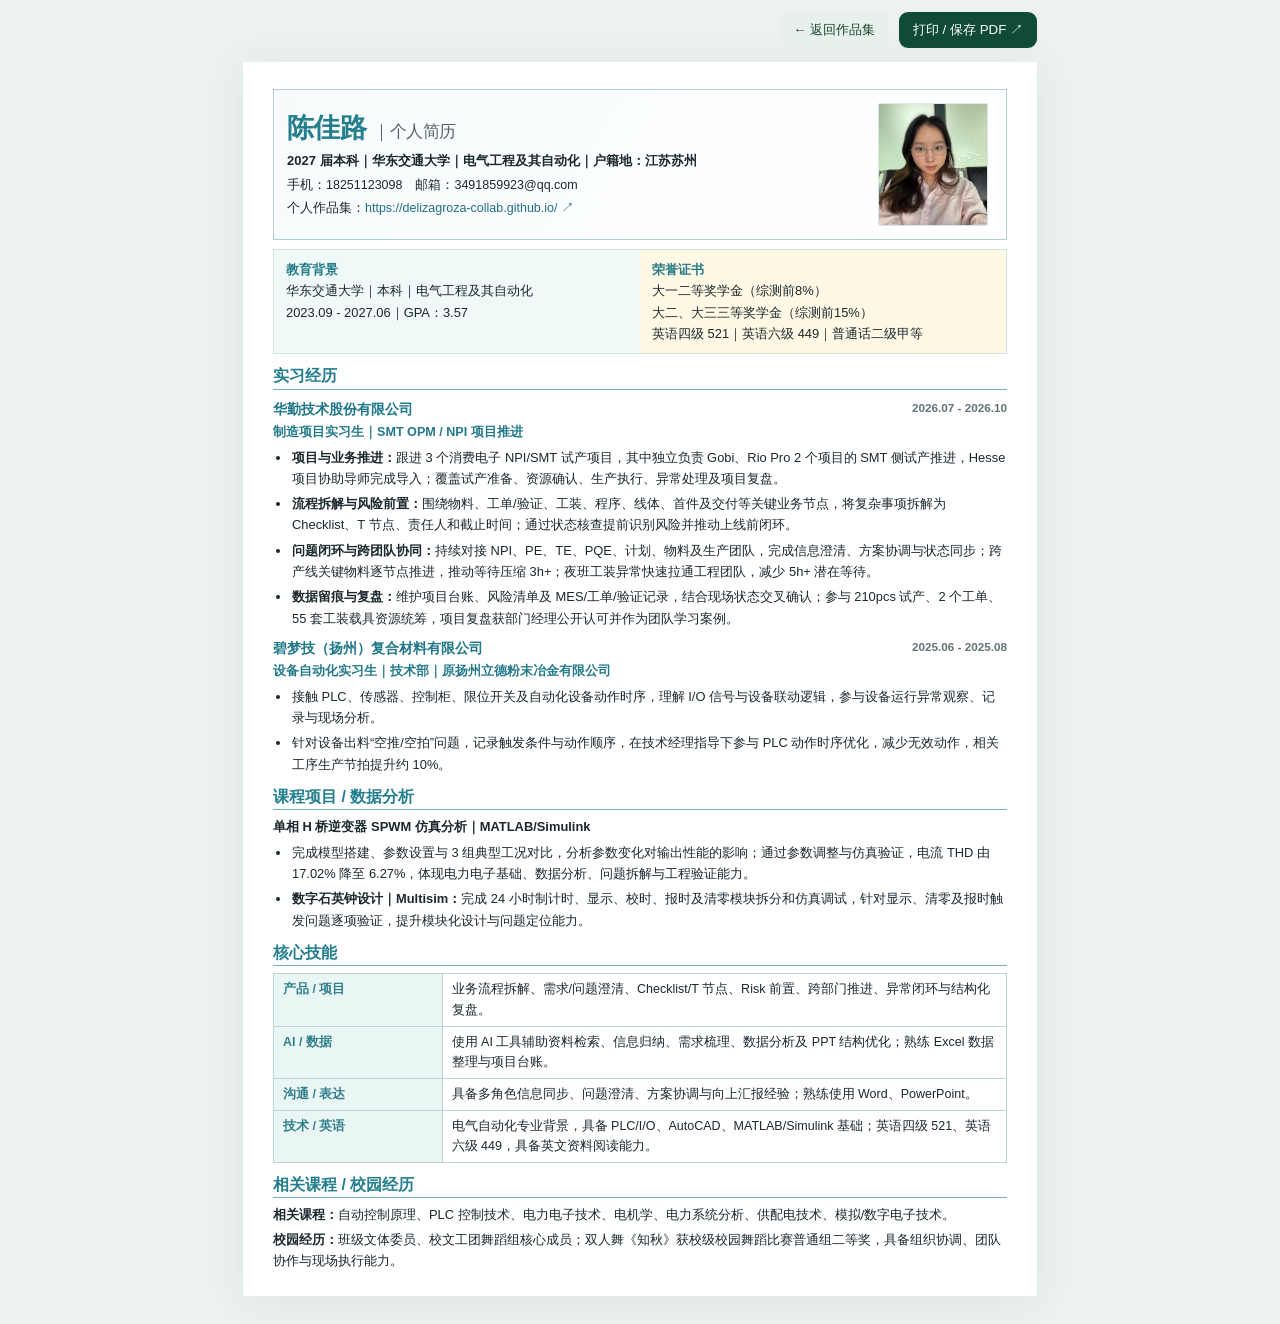
<file: resume-current.html>
<!doctype html>
<html lang="zh-CN"><head>
<meta charset="utf-8"><meta name="viewport" content="width=device-width,initial-scale=1">
<title>陈佳路｜个人简历（2027届）</title>
<meta name="description" content="2027届华东交通大学电气工程及其自动化本科生陈佳路最新个人简历">
<style>
:root{--blue:#2b8392;--text:#1b282e;--rule:#9cb9bf}
*{box-sizing:border-box}html{scroll-behavior:smooth}
body{margin:0;background:#edf2f1;color:var(--text);font:12.9px/1.65 "PingFang SC","Microsoft YaHei",Arial,sans-serif}
.sheet{background:white;width:min(100%,794px);margin:28px auto;padding:27px 30px 22px;box-shadow:0 4px 40px #1e353512}
a{color:#216e83;text-decoration:none}a:hover{text-decoration:underline}
.top{display:grid;grid-template-columns:1fr 115px;gap:18px;align-items:center;border:1px solid #b4cdd1;padding:13px;background:linear-gradient(120deg,#f7fbfc,#fff)}
.name{font-size:27px;font-weight:850;color:#237e8d;letter-spacing:-.02em;line-height:1.35}
.name small{font-size:17px;font-weight:500;color:#57656a}
.bio{font-size:13px;margin-top:4px;font-weight:600}.contact{font-size:12.5px;margin-top:3px}
.portrait{width:110px;height:123px;object-fit:cover;object-position:center 30%;border-radius:2px;border:1px solid #dce5e5}
.education{display:grid;grid-template-columns:1fr 1fr;background:#eef9f8;border:1px solid #d2e4e2;margin:9px 0 10px}
.education article{padding:9px 12px}.education article+article{background:#fff8e4}
h2{color:#237e8d;font-size:16px;margin:11px 0 6px;border-bottom:1.5px solid #76afb6;padding-bottom:2px;line-height:1.35}
h3{margin:8px 0 1px;font-size:14px;font-weight:800;color:#1e7788;display:flex;justify-content:space-between;gap:15px}
h3 small{font-size:11.7px;color:#657278;white-space:nowrap;font-weight:600}
.sub{font-size:12.6px;font-weight:700;color:#227989;margin:0 0 4px}
p{margin:3px 0}ul{margin:3px 0 8px;padding-left:18px}li{margin:4px 0;padding-left:1px}
table{width:100%;border-collapse:collapse;margin:7px 0;font-size:12.5px}td{padding:5px 9px;border:1px solid #bfd5d5;vertical-align:top}td:first-child{width:23%;font-weight:700;color:#317e8c;background:#e9f6f4}
.toolbar{position:sticky;top:0;z-index:4;display:flex;gap:10px;justify-content:flex-end;max-width:794px;margin:12px auto -14px;font:13px sans-serif}
.toolbar button,.toolbar a{background:#104b38;border:0;border-radius:9px;color:white;padding:9px 14px;cursor:pointer;text-decoration:none}
.toolbar a{background:#e8f0ec;color:#184532}
.note{color:#6d8087;font-size:11px;margin:6px 0}
@media(max-width:720px){
  body{background:white;font-size:11.5px}
  .sheet{width:100%;padding:11px;margin:0;box-shadow:none}
  .top{grid-template-columns:minmax(0,1fr) 75px;gap:9px;padding:9px}
  .name{font-size:23px}.name small{font-size:13px}
  .portrait{width:75px;height:95px}
  h3 small{font-size:10px}
  .education article{padding:7px}
  table,td{font-size:11.3px}
  .toolbar{padding:0 10px;margin:0;background:#f3f7f5}
}
@media print{
  @page{size:A4;margin:9mm}
  *{-webkit-print-color-adjust:exact;print-color-adjust:exact}
  body{background:white;font-size:11.4px;line-height:1.5}
  .sheet{width:100%;max-width:100%;padding:0;margin:0;box-shadow:none}
  .toolbar{display:none!important}
  .top{padding:9px 12px}.portrait{width:98px;height:106px}
  .name{font-size:24px}.bio{font-size:12px}.contact{font-size:11px}
  .education article{padding:5px 10px}
  h2{font-size:14px;margin:6px 0 4px}
  h3{font-size:12.4px;margin:5px 0 1px}h3 small{font-size:10px}
  .sub{font-size:11.4px}
  p,li,td{font-size:10.6px}
  p{margin:2px 0}ul{margin:2px 0 5px}li{margin:2px 0}
  td{padding:3px 7px}
}
</style>
</head>
<body>
<div class="toolbar" id="toolbar"><a href="index.html" target="_top">← 返回作品集</a><button type="button" onclick="window.print()">打印 / 保存 PDF ↗</button></div>
<main class="sheet" aria-label="陈佳路最新个人简历">
<section class="top">
<div><div class="name">陈佳路 <small>｜个人简历</small></div>
<div class="bio">2027 届本科｜华东交通大学｜电气工程及其自动化｜户籍地：江苏苏州</div>
<div class="contact">手机：18251123098　邮箱：3491859923@qq.com</div>
<div class="contact">个人作品集：<a href="https://delizagroza-collab.github.io/" target="_blank" rel="noopener">https://delizagroza-collab.github.io/ ↗</a></div>
</div><img class="portrait" src="眼镜照.jpg" alt="个人照片">
</section>
<section class="education">
<article><b style="color:#257c88">教育背景</b><br>华东交通大学｜本科｜电气工程及其自动化<br>2023.09 - 2027.06｜GPA：3.57</article>
<article><b style="color:#257c88">荣誉证书</b><br>大一二等奖学金（综测前8%）<br>大二、大三三等奖学金（综测前15%）<br>英语四级 521｜英语六级 449｜普通话二级甲等</article>
</section>
<section><h2>实习经历</h2>
<h3>华勤技术股份有限公司 <small>2026.07 - 2026.10</small></h3>
<div class="sub">制造项目实习生｜SMT OPM / NPI 项目推进</div>
<ul>
<li><b>项目与业务推进：</b>跟进 3 个消费电子 NPI/SMT 试产项目，其中独立负责 Gobi、Rio Pro 2 个项目的 SMT 侧试产推进，Hesse 项目协助导师完成导入；覆盖试产准备、资源确认、生产执行、异常处理及项目复盘。</li>
<li><b>流程拆解与风险前置：</b>围绕物料、工单/验证、工装、程序、线体、首件及交付等关键业务节点，将复杂事项拆解为 Checklist、T 节点、责任人和截止时间；通过状态核查提前识别风险并推动上线前闭环。</li>
<li><b>问题闭环与跨团队协同：</b>持续对接 NPI、PE、TE、PQE、计划、物料及生产团队，完成信息澄清、方案协调与状态同步；跨产线关键物料逐节点推进，推动等待压缩 3h+；夜班工装异常快速拉通工程团队，减少 5h+ 潜在等待。</li>
<li><b>数据留痕与复盘：</b>维护项目台账、风险清单及 MES/工单/验证记录，结合现场状态交叉确认；参与 210pcs 试产、2 个工单、55 套工装载具资源统筹，项目复盘获部门经理公开认可并作为团队学习案例。</li>
</ul>
<h3>碧梦技（扬州）复合材料有限公司 <small>2025.06 - 2025.08</small></h3>
<div class="sub">设备自动化实习生｜技术部｜原扬州立德粉末冶金有限公司</div>
<ul>
<li>接触 PLC、传感器、控制柜、限位开关及自动化设备动作时序，理解 I/O 信号与设备联动逻辑，参与设备运行异常观察、记录与现场分析。</li>
<li>针对设备出料“空推/空拍”问题，记录触发条件与动作顺序，在技术经理指导下参与 PLC 动作时序优化，减少无效动作，相关工序生产节拍提升约 10%。</li>
</ul>
</section>
<section><h2>课程项目 / 数据分析</h2>
<p><b>单相 H 桥逆变器 SPWM 仿真分析｜MATLAB/Simulink</b></p>
<ul><li>完成模型搭建、参数设置与 3 组典型工况对比，分析参数变化对输出性能的影响；通过参数调整与仿真验证，电流 THD 由 17.02% 降至 6.27%，体现电力电子基础、数据分析、问题拆解与工程验证能力。</li>
<li><b>数字石英钟设计｜Multisim：</b>完成 24 小时制计时、显示、校时、报时及清零模块拆分和仿真调试，针对显示、清零及报时触发问题逐项验证，提升模块化设计与问题定位能力。</li></ul>
</section>
<section><h2>核心技能</h2>
<table>
<tr><td>产品 / 项目</td><td>业务流程拆解、需求/问题澄清、Checklist/T 节点、Risk 前置、跨部门推进、异常闭环与结构化复盘。</td></tr>
<tr><td>AI / 数据</td><td>使用 AI 工具辅助资料检索、信息归纳、需求梳理、数据分析及 PPT 结构优化；熟练 Excel 数据整理与项目台账。</td></tr>
<tr><td>沟通 / 表达</td><td>具备多角色信息同步、问题澄清、方案协调与向上汇报经验；熟练使用 Word、PowerPoint。</td></tr>
<tr><td>技术 / 英语</td><td>电气自动化专业背景，具备 PLC/I/O、AutoCAD、MATLAB/Simulink 基础；英语四级 521、英语六级 449，具备英文资料阅读能力。</td></tr>
</table></section>
<section><h2>相关课程 / 校园经历</h2>
<p><b>相关课程：</b>自动控制原理、PLC 控制技术、电力电子技术、电机学、电力系统分析、供配电技术、模拟/数字电子技术。</p>
<p><b>校园经历：</b>班级文体委员、校文工团舞蹈组核心成员；双人舞《知秋》获校级校园舞蹈比赛普通组二等奖，具备组织协调、团队协作与现场执行能力。</p>
</section></main>
<script>
if(new URLSearchParams(location.search).has("embedded"))document.getElementById("toolbar").remove();
</script>
</body></html>
</file>
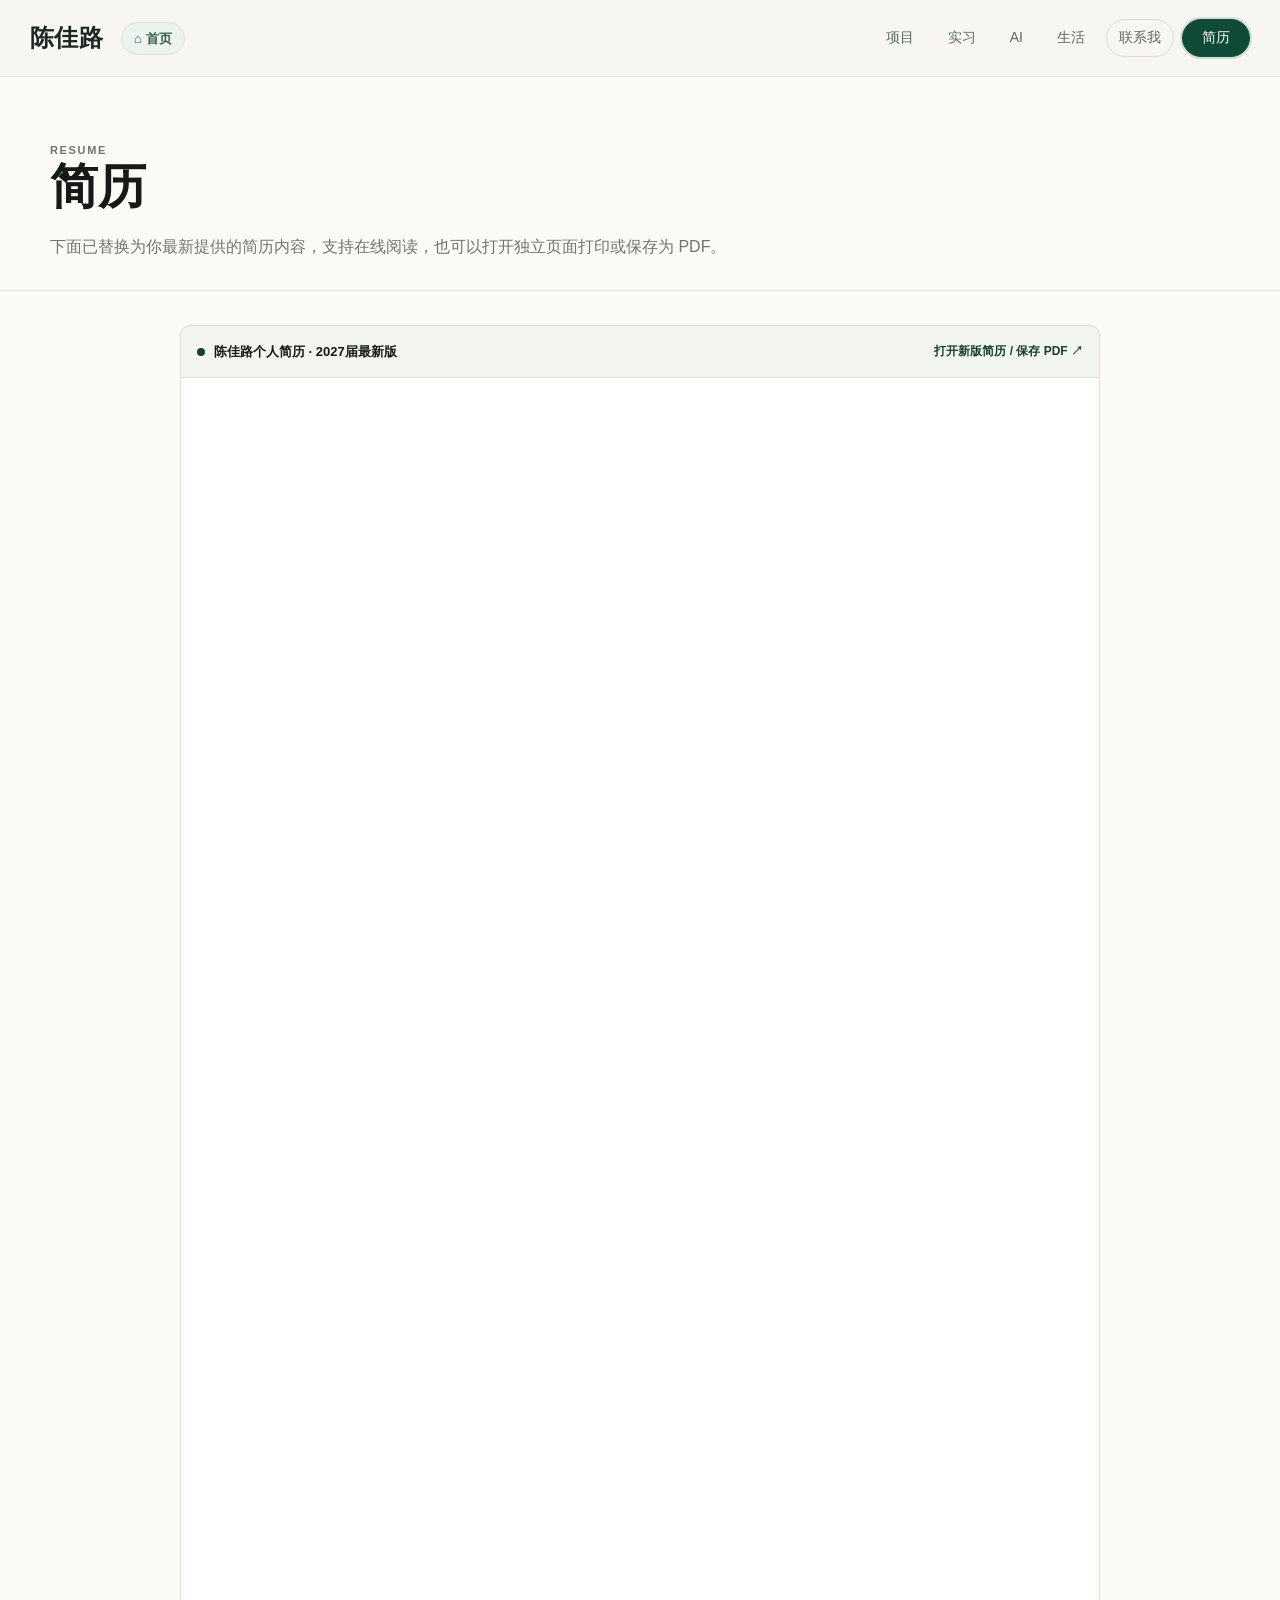
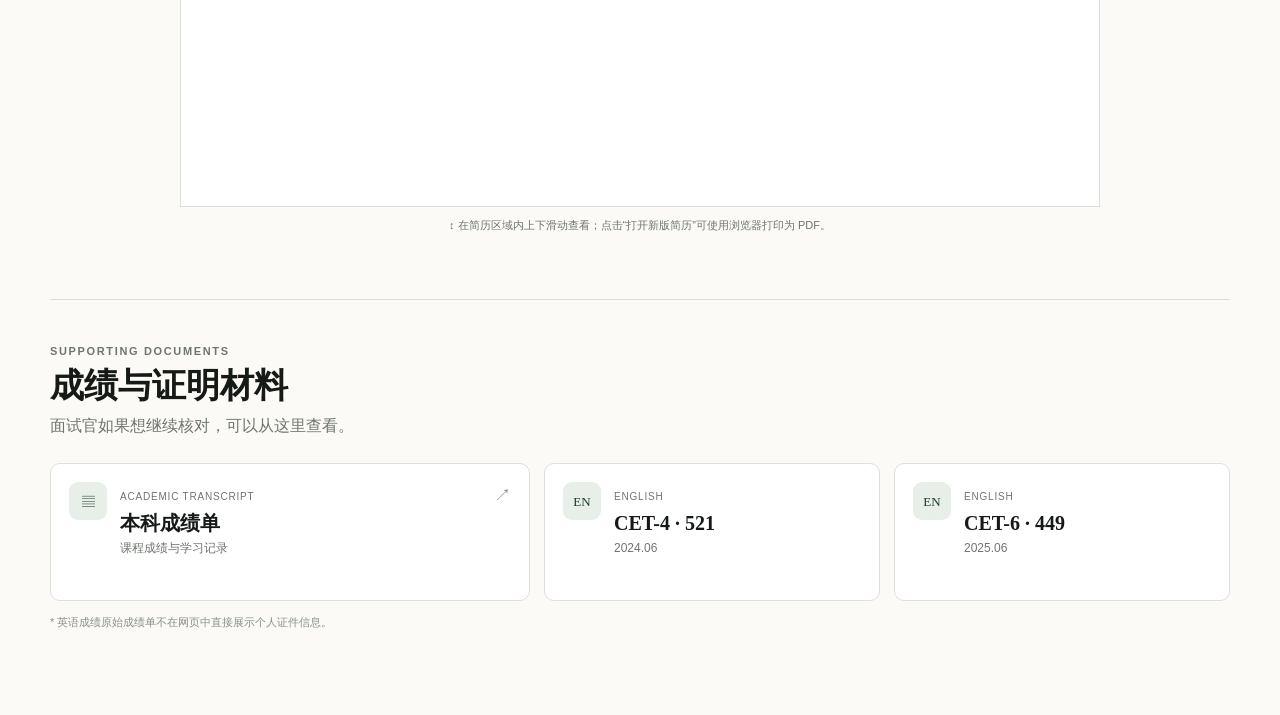
<file: resume.html>
<!doctype html>
<html lang="zh-CN">
<head>
<meta charset="utf-8">
<meta name="viewport" content="width=device-width,initial-scale=1">
<title>简历｜陈佳路</title>
<link rel="stylesheet" href="style.css?v=20261008d">
<link rel="stylesheet" href="shared-header.css?v=20261014-unified2">
<style>
.resume-pdf-frame{background:#fff;height:auto;overflow:visible;container-type:inline-size}
.resume-pdf-frame iframe{display:block;width:100%;height:1500px;height:calc(100cqw * 1.4143 + 130px);min-height:620px;border:0;background:#fff}
@media(max-width:700px){.resume-pdf-frame iframe{height:1050px;height:calc(100cqw * 1.4143 + 130px);min-height:600px}}
</style></head>
<body>
<header class="portfolio-header">
  <div class="portfolio-bar">
    <div class="portfolio-identity">
      <a class="portfolio-brand" href="index.html" aria-label="陈佳路，返回主页">陈佳路</a>
      <a class="portfolio-home" href="index.html">⌂ 首页</a>
    </div>
    <nav class="portfolio-menu" aria-label="个人网站主导航">
      <a class="portfolio-link" href="projects.html">项目</a>
      <a class="portfolio-link" href="experience.html">实习</a>
      <a class="portfolio-link" href="ai.html">AI</a>
      <a class="portfolio-link" href="life.html">生活</a>
      <a class="portfolio-link portfolio-contact" href="contact.html">联系我</a>
      <a class="portfolio-link portfolio-active portfolio-resume" href="resume.html" aria-current="page">简历</a>
    </nav>
  </div>
</header>

<section class="page-hero resume-hero">
  <div class="wrap">
    <div class="kicker">Resume</div>
    <h1>简历</h1>
    <p class="intro">下面已替换为你最新提供的简历内容，支持在线阅读，也可以打开独立页面打印或保存为 PDF。</p>
  </div>
</section>

<main class="wrap page-main resume-page-v2">
  <section class="resume-viewer-wrap">
    <div class="resume-viewer-head">
      <div>
        <span class="resume-dot"></span>
        <strong>陈佳路个人简历 · 2027届最新版</strong>
      </div>
      <a class="resume-open-btn" href="resume-latest.pdf" target="_blank" rel="noopener">打开新版简历 / 保存 PDF ↗</a>
    </div>
    <div class="resume-pdf-frame">
      <iframe src="resume-latest.pdf#view=FitH" title="陈佳路2027届最新个人简历" loading="eager"></iframe>
    </div>
    <p class="resume-scroll-tip">↕ 在简历区域内上下滑动查看；点击“打开新版简历”可使用浏览器打印为 PDF。</p>
  </section>

  <section class="supporting-docs">
    <div class="support-head">
      <div class="kicker">Supporting Documents</div>
      <h2>成绩与证明材料</h2>
      <p>面试官如果想继续核对，可以从这里查看。</p>
    </div>

    <div class="doc-grid">
      <a class="doc-card doc-main" href="陈佳路成绩单.pdf" target="_blank" rel="noopener">
        <div class="doc-icon">▤</div>
        <div>
          <span>Academic Transcript</span>
          <h3>本科成绩单</h3>
          <p>课程成绩与学习记录</p>
        </div>
        <b>↗</b>
      </a>

      <div class="doc-card">
        <div class="doc-icon">EN</div>
        <div>
          <span>English</span>
          <h3>CET-4 · 521</h3>
          <p>2024.06</p>
        </div>
      </div>

      <div class="doc-card">
        <div class="doc-icon">EN</div>
        <div>
          <span>English</span>
          <h3>CET-6 · 449</h3>
          <p>2025.06</p>
        </div>
      </div>
    </div>

    <p class="privacy-note">* 英语成绩原始成绩单不在网页中直接展示个人证件信息。</p>
  </section>
</main>
</body>
</html>
</file>
<file: shared-header.css>
/* Shared site navigation: one design across Home, Projects, Internship, AI, Life, Contact, Resume. */
:root{--portfolio-header-height:76px}
.portfolio-header,.portfolio-header *{box-sizing:border-box}
.portfolio-header{
  position:sticky;top:0;z-index:120;width:100%;
  background:rgba(247,246,242,.96);
  -webkit-backdrop-filter:blur(12px);backdrop-filter:blur(12px);
  border-bottom:1px solid #e4e8e3;
  font-family:-apple-system,BlinkMacSystemFont,"Segoe UI","PingFang SC","Microsoft YaHei",sans-serif;
}
.portfolio-bar{max-width:1380px;min-height:76px;margin:auto;padding:0 30px;display:flex;align-items:center;justify-content:space-between;gap:22px}
.portfolio-identity{display:flex;align-items:center;gap:18px;min-width:0;flex:none}
.portfolio-brand{
  color:#1d2721!important;font-family:Georgia,"Songti SC","STSong",serif!important;
  font-size:24px!important;font-weight:750!important;line-height:1.2!important;letter-spacing:.015em!important;
  white-space:nowrap;text-decoration:none!important;padding:0!important;
}
.portfolio-home{
  white-space:nowrap;text-decoration:none!important;color:#365e4a!important;
  font-size:13px!important;font-weight:600!important;line-height:1!important;
  border:1px solid #d5e1d7;border-radius:999px;
  padding:9px 12px!important;background:rgba(234,241,236,.86)
}
.portfolio-home:hover{background:#e0eae2}
.portfolio-menu{display:flex;align-items:center;justify-content:flex-end;gap:8px;min-width:0;flex-wrap:nowrap}
.portfolio-menu .portfolio-link{
  display:inline-flex;align-items:center;justify-content:center;flex:none;min-height:38px;
  padding:9px 12px!important;text-align:center;
  white-space:nowrap;word-break:keep-all;overflow-wrap:normal;
  font-size:14px!important;line-height:1.1!important;font-weight:500!important;
  color:#5b6a60!important;text-decoration:none!important;letter-spacing:0!important;
  border:1px solid transparent;border-radius:999px;background:transparent;
  transition:background-color .18s ease,color .18s ease
}
.portfolio-menu .portfolio-link:hover{background:#e8eee9;color:#173f30!important}
.portfolio-menu .portfolio-active:not(.portfolio-resume){
  color:#174e3b!important;background:#e6eee8;border-color:#d7e4da;font-weight:700!important
}
.portfolio-menu .portfolio-contact{border-color:#d5dfd7}
.portfolio-menu .portfolio-resume{
  background:#104b38!important;color:#fff!important;border-color:#104b38!important;
  padding-left:19px!important;padding-right:19px!important
}
.portfolio-menu .portfolio-resume:hover{background:#176046!important}
.portfolio-menu .portfolio-resume.portfolio-active{box-shadow:0 0 0 2px rgba(16,75,56,.15)}
@media(max-width:760px){
  :root{--portfolio-header-height:101px}
  .portfolio-header{background:rgba(247,246,242,.985)}
  .portfolio-bar{display:grid;grid-template-columns:minmax(0,1fr);gap:0;min-height:0;padding:0 11px 6px}
  .portfolio-identity{height:52px;justify-content:space-between;gap:12px;padding:0 5px}
  .portfolio-brand{font-size:21px!important;letter-spacing:0!important}
  .portfolio-home{font-size:12px!important;padding:8px 11px!important}
  .portfolio-menu{height:42px;display:grid;grid-template-columns:repeat(6,minmax(0,1fr));gap:2px;width:100%}
  .portfolio-menu .portfolio-link{
    min-width:0;min-height:35px;display:flex;
    padding:8px 1px!important;font-size:13px!important;line-height:1.12!important;
    white-space:nowrap!important;word-break:keep-all!important;overflow-wrap:normal!important;
  }
  .portfolio-menu .portfolio-contact{border-color:#dbe3dc}
  .portfolio-menu .portfolio-resume{padding:8px 1px!important;border-radius:999px}
}
@media(max-width:350px){
  .portfolio-bar{padding-left:6px;padding-right:6px}
  .portfolio-menu .portfolio-link{font-size:12px!important}
}
@media(prefers-reduced-motion:reduce){.portfolio-menu .portfolio-link{transition:none}}
/* Keep the existing internship sidebar below the unified header. */
.internship-page .sidebar{top:var(--portfolio-header-height)!important;height:calc(100vh - var(--portfolio-header-height))!important}
.internship-page{scroll-padding-top:calc(var(--portfolio-header-height) + 16px)}
.internship-page section.report,.internship-page .addon-section{scroll-margin-top:calc(var(--portfolio-header-height) + 16px)!important}
@media(max-width:900px){.internship-page .main{padding-top:22px!important}}
@media(max-width:720px){
  .internship-page .sidebar{position:relative!important;top:auto!important;height:auto!important}
}
</file>
<file: style.css>
:root{--bg:#fbfaf6;--panel:#fff;--ink:#151a17;--muted:#6e756f;--line:#dedfd9;--accent:#173f31;--soft:#edf1ed}
*{box-sizing:border-box}html{scroll-behavior:smooth}body{margin:0;background:var(--bg);color:var(--ink);font-family:-apple-system,BlinkMacSystemFont,"Segoe UI","PingFang SC","Hiragino Sans GB","Microsoft YaHei",sans-serif;line-height:1.65}a{color:inherit;text-decoration:none}img{display:block;width:100%}.wrap{width:min(1180px,calc(100% - 64px));margin:0 auto}
.site-header{height:72px;display:flex;align-items:center;border-bottom:1px solid var(--line);background:rgba(251,250,246,.96);position:sticky;top:0;z-index:10}.nav{width:100%;display:flex;align-items:center;justify-content:space-between}.brand{font-family:Georgia,"Songti SC","STSong",serif;font-size:20px;font-weight:700;letter-spacing:.01em}.navlinks{display:flex;align-items:center;gap:30px;color:var(--muted);font-size:14px}.navlinks a{transition:.18s}.navlinks a:hover{color:var(--ink)}.resume-btn{background:#173f31;color:#fff!important;padding:8px 17px;border-radius:6px}
.kicker{font-size:11px;letter-spacing:.15em;text-transform:uppercase;color:var(--muted);font-weight:650}h1,h2,h3{font-family:Georgia,"Songti SC","STSong",serif;line-height:1.18;margin:0}h1{font-size:48px;font-weight:600}h2{font-size:34px}h3{font-size:22px}p{margin:0}.muted{color:var(--muted)}.small{font-size:13px;color:var(--muted)}
.home-mode{overflow:hidden}.home{height:calc(100vh - 72px);display:grid;grid-template-rows:minmax(0,1fr) 174px;gap:26px;padding:30px 0 22px}.hero{display:grid;grid-template-columns:38% 1fr;gap:70px;align-items:center;min-height:0}.hero-photo{height:min(49vh,470px);max-width:410px;border:1px solid var(--line);overflow:hidden;background:#eceee9}.hero-photo img{height:100%;object-fit:cover;object-position:center 38%}.photo-note{font-size:11px;color:var(--muted);margin-top:8px}.hero-copy{max-width:620px}.hero-copy h1{font-size:50px;margin:12px 0 18px}.hero-copy .lead{font-size:17px;line-height:1.9;max-width:570px}.hero-copy .meta{margin-top:20px;display:flex;flex-wrap:wrap;gap:10px 18px;font-size:12px;color:var(--muted)}.hero-copy .meta span{position:relative}.hero-copy .meta span+span:before{content:"·";position:absolute;left:-11px;color:#a5aaa5}
.home-links{display:grid;grid-template-columns:repeat(4,1fr);gap:14px}.home-card{height:145px;border:1px solid var(--line);background:#fff;position:relative;overflow:hidden;transition:transform .18s ease,border-color .18s ease}.home-card:hover{transform:translateY(-3px);border-color:#a8aea9}.home-card img{position:absolute;inset:0;height:100%;object-fit:cover}.home-card:after{content:"";position:absolute;inset:0;background:linear-gradient(180deg,rgba(10,16,13,.02),rgba(10,16,13,.66))}.home-card .card-label{position:absolute;z-index:2;left:16px;right:16px;bottom:13px;color:#fff}.home-card .card-title{font-family:Georgia,"Songti SC","STSong",serif;font-weight:700;font-size:18px}.home-card .card-sub{font-size:11px;opacity:.82;margin-top:2px}.home-card.experience-card,.home-card.ai-card{background:#eef2ee}.home-card.experience-card:after,.home-card.ai-card:after{display:none}.home-card.experience-card .card-label{color:var(--ink)}.mini-list{position:absolute;left:16px;right:16px;top:16px;display:flex;gap:7px;align-items:center;color:#395446;font-size:10px}.mini-list span{border:1px solid #cfd8d1;background:#fff;padding:5px 7px}.mini-list b{font-weight:400;color:#89968e}.home-card.ai-card{background:#173f31;color:#fff}.home-card.ai-card .card-label{color:#fff}.ai-mini{position:absolute;left:16px;right:16px;top:18px;display:grid;grid-template-columns:1fr auto 1fr auto 1fr;align-items:center;gap:6px;font-size:9px;text-align:center}.ai-mini span{padding:6px 3px;border:1px solid rgba(255,255,255,.27)}.ai-mini b{font-weight:400;opacity:.45}.home-resume{position:absolute;right:0;bottom:-24px;font-size:12px;color:var(--muted)}.links-wrap{position:relative}
.page-hero{padding:64px 0 42px;border-bottom:1px solid var(--line)}.page-hero .intro{max-width:760px;margin-top:18px;color:var(--muted);font-size:16px}.page-main{padding:48px 0 84px}.section{margin-bottom:70px}.section-head{display:flex;align-items:end;justify-content:space-between;gap:30px;margin-bottom:24px}.section-head p{max-width:540px;color:var(--muted)}.grid-2{display:grid;grid-template-columns:1fr 1fr;gap:20px}.card{background:var(--panel);border:1px solid var(--line);border-radius:8px;overflow:hidden}.card-body{padding:22px}.card-media{aspect-ratio:16/9;overflow:hidden;background:#e9ece7}.card-media img{height:100%;object-fit:cover}.tag{display:inline-block;font-size:11px;padding:4px 8px;border:1px solid var(--line);border-radius:99px;color:var(--muted);margin-right:5px;margin-bottom:8px}.result{font-family:Georgia,serif;font-size:32px;line-height:1.2;margin:8px 0 12px;color:var(--accent)}
.company{display:grid;grid-template-columns:220px 1fr;gap:34px;padding:28px 0;border-top:1px solid var(--line)}.company-meta{color:var(--muted);font-size:13px}.company-copy p{margin-top:12px;max-width:780px}.project-row{display:grid;grid-template-columns:190px 1fr;gap:28px;padding:26px 0;border-top:1px solid var(--line)}.project-row .label{font-size:13px;color:var(--muted)}.project-row .body p{margin-top:8px}.issue-log{border-top:1px solid var(--line);margin-top:18px}.issue{display:grid;grid-template-columns:56px 1.25fr 1fr;gap:20px;padding:18px 0;border-bottom:1px solid var(--line)}.issue .no{font-family:Georgia,serif;color:var(--muted);font-size:20px}.issue .impact{font-size:13px;color:var(--muted)}.callout{background:var(--soft);padding:28px;border:1px solid #d5dfd7;margin-top:26px}.callout p{font-family:Georgia,"Songti SC",serif;font-size:23px;line-height:1.55}
.flow{display:grid;grid-template-columns:repeat(7,auto);align-items:center;gap:10px;margin:30px 0 46px}.flow .node{padding:16px 18px;border:1px solid var(--line);background:var(--panel);text-align:center;font-size:13px}.flow .arrow{color:#a0a9a2}.ai-case{display:grid;grid-template-columns:180px 1fr;gap:34px;padding:30px 0;border-top:1px solid var(--line)}.ai-case:last-child{border-bottom:1px solid var(--line)}.ai-case ul{margin:12px 0 0;padding-left:19px;color:var(--muted)}.code-chip{font-family:ui-monospace,SFMono-Regular,Menlo,monospace;font-size:12px;background:#eef0ec;padding:2px 6px;color:#405046}
.life-grid{display:grid;grid-template-columns:1fr 1fr;gap:24px}.life-card{margin-bottom:22px}.life-card img{max-height:620px;object-fit:cover}.life-card h3{margin-top:14px}.life-card p{color:var(--muted);margin-top:5px}.coming{height:300px;border:1px dashed #bbc2bc;display:flex;align-items:center;justify-content:center;text-align:center;color:var(--muted);background:#fbfaf6}
.resume-sheet{background:var(--panel);border:1px solid var(--line);padding:44px;max-width:900px}.resume-sheet .rblock{padding:24px 0;border-top:1px solid var(--line)}.resume-sheet .rblock:first-of-type{margin-top:28px}.resume-sheet h3{font-size:18px;margin-bottom:8px}.resume-sheet ul{margin:8px 0 0;padding-left:18px}
@media(max-width:900px){.wrap{width:min(100% - 32px,1180px)}.site-header{height:64px}.navlinks{gap:14px}.hide-sm{display:none}.home-mode{overflow:auto}.home{height:auto;min-height:calc(100vh - 64px);grid-template-rows:auto auto;padding:24px 0 42px}.hero{grid-template-columns:1fr;gap:22px}.hero-photo{height:48vh;max-width:none}.hero-copy h1{font-size:39px}.home-links{grid-template-columns:1fr 1fr}.home-card{height:148px}.grid-2,.life-grid{grid-template-columns:1fr}.company,.project-row,.ai-case{grid-template-columns:1fr;gap:8px}.issue{grid-template-columns:40px 1fr}.issue .impact{grid-column:2}.flow{grid-template-columns:1fr}.flow .arrow{transform:rotate(90deg);text-align:center}.page-hero{padding-top:44px}h1{font-size:40px}h2{font-size:30px}}

/* --- Home V2: editorial one-screen portfolio --- */
.home-v2{height:calc(100vh - 72px);display:grid;grid-template-rows:minmax(0,1fr) auto;gap:22px;padding:26px 0 18px}
.hero-v2{display:grid;grid-template-columns:minmax(320px,39%) 1fr;gap:68px;align-items:center;min-height:0}
.hero-photo-v2{margin:0;width:100%;max-width:430px;height:min(50vh,500px);border:1px solid #d9ddd8;border-radius:10px;overflow:hidden;background:#eceee9;box-shadow:0 22px 70px rgba(25,38,31,.07)}
.hero-photo-v2 img{width:100%;height:100%;object-fit:cover;object-position:center 42%}
.hero-copy-v2{max-width:650px;padding-right:24px}
.hero-copy-v2 h1{font-size:50px;margin:12px 0 13px;letter-spacing:-.025em}
.hero-copy-v2 .lead{font-size:17px;line-height:1.85}
.hero-sentence{font-family:Georgia,"Songti SC","STSong",serif;font-size:25px;line-height:1.55;margin-top:8px;max-width:600px}
.hero-copy-v2 .meta{margin-top:20px;display:flex;flex-wrap:wrap;gap:7px 0;font-size:12px;color:var(--muted)}
.hero-copy-v2 .meta span{display:flex;align-items:center}
.hero-copy-v2 .meta span:not(:last-child):after{content:"";width:3px;height:3px;border-radius:50%;background:#a8aea9;margin:0 11px}

.home-v2 .links-wrap{position:relative}
.home-v2 .home-links{display:grid;grid-template-columns:repeat(4,1fr);gap:14px}
.home-v2 .home-card{height:138px;border:1px solid var(--line);border-radius:9px;background:#fff;position:relative;overflow:hidden;transition:transform .18s ease,border-color .18s ease,box-shadow .18s ease}
.home-v2 .home-card:hover{transform:translateY(-3px);border-color:#a9b1aa;box-shadow:0 10px 32px rgba(28,42,34,.07)}
.home-v2 .card-label{position:absolute;left:16px;right:16px;bottom:12px;z-index:3}
.home-v2 .card-title{font-family:Georgia,"Songti SC","STSong",serif;font-size:18px;font-weight:700}
.home-v2 .card-sub{font-size:10.5px;margin-top:2px;opacity:.72}

.project-card{background:#f2f3ef!important;color:var(--ink)}
.project-cover{position:absolute;inset:14px 16px 47px;display:flex;align-items:center;gap:8px;color:#657269}
.project-number{font-family:Georgia,serif;font-size:18px;letter-spacing:-.02em}
.project-number.strong{font-size:29px;color:var(--accent)}
.project-arrow{font-size:18px;color:#a0aaa2}

.home-v2 .experience-card{background:#eef2ee!important}
.home-v2 .experience-card:after,.home-v2 .project-card:after,.home-v2 .ai-card:after{display:none}
.experience-lines{position:absolute;left:16px;right:16px;top:17px;display:flex;align-items:center;gap:6px;font-size:9.5px;color:#43574c}
.experience-lines span{padding:5px 7px;background:#fff;border:1px solid #ccd6ce;border-radius:4px}
.experience-lines i{display:block;flex:1;height:1px;background:#bdc9c0}
.experience-proof{position:absolute;left:16px;top:53px;font-size:10px;color:#6d7d73}

.home-v2 .ai-card{background:#173f31!important;color:#fff}
.home-v2 .ai-card .card-label{color:#fff}
.home-v2 .ai-mini{position:absolute;left:16px;right:16px;top:16px;display:grid;grid-template-columns:1fr auto 1fr auto 1fr;gap:6px;align-items:center;font-size:9px;text-align:center}
.home-v2 .ai-mini span{border:1px solid rgba(255,255,255,.28);border-radius:4px;padding:5px 3px}
.home-v2 .ai-mini b{font-weight:400;opacity:.46}
.ai-proof{position:absolute;left:16px;right:16px;top:52px;font-size:9.5px;color:rgba(255,255,255,.68)}

.life-card-home img{position:absolute;inset:0;width:100%;height:100%;object-fit:cover;object-position:center 45%;filter:saturate(.84) contrast(.96)}
.life-card-home:after{content:"";position:absolute;inset:0;background:linear-gradient(180deg,rgba(10,16,13,.02),rgba(10,16,13,.64));z-index:1}
.life-card-home .card-label{color:#fff}

.resume-strip{margin-top:12px;height:38px;display:flex;align-items:center;justify-content:center;gap:10px;border-top:1px solid var(--line);color:var(--muted);font-size:11px;letter-spacing:.02em}
.resume-strip strong{font-weight:600;color:var(--ink);font-size:12px}
.resume-strip b{font-size:15px;font-weight:400;transition:transform .16s ease}
.resume-strip:hover b{transform:translateX(4px)}
.image-missing:before{content:"图片加载中";display:grid;place-items:center;height:100%;color:var(--muted);font-size:12px}

@media(max-width:900px){
  .home-v2{height:auto;min-height:calc(100vh - 64px);padding:22px 0 36px}
  .hero-v2{grid-template-columns:1fr;gap:22px}
  .hero-photo-v2{height:52vh;max-width:none}
  .hero-copy-v2{padding-right:0}
  .hero-copy-v2 h1{font-size:39px}
  .hero-sentence{font-size:21px}
  .home-v2 .home-links{grid-template-columns:1fr 1fr}
  .home-v2 .home-card{height:145px}
}

.home-v2 .project-card .card-label,
.home-v2 .experience-card .card-label{color:var(--ink)}
.home-v2 .project-card .card-sub,
.home-v2 .experience-card .card-sub{color:var(--muted);opacity:1}

/* --- Life V2 --- */
.life-hero{padding-bottom:34px}
.life-page{padding-top:34px}
.life-feature{display:grid;grid-template-columns:1.35fr .65fr;gap:28px;align-items:stretch;margin-bottom:34px}
.life-feature img{width:100%;height:430px;object-fit:cover;border-radius:10px}
.life-feature-copy{display:flex;flex-direction:column;justify-content:flex-end;padding:8px 4px 14px}
.life-feature-copy h2{font-size:31px;margin:8px 0 12px}
.life-feature-copy p{color:var(--muted);max-width:420px}
.life-story-grid{display:grid;grid-template-columns:repeat(2,1fr);gap:28px 22px}
.life-story{margin:0}
.life-story img{width:100%;aspect-ratio:4/3;object-fit:cover;border-radius:9px;background:#eceee9}
.life-story-copy{padding:13px 2px 0}
.life-story-copy h3{margin-top:5px}
.life-story-copy p{color:var(--muted);margin-top:6px}
.life-bottom{display:grid;grid-template-columns:.8fr 1.2fr;gap:24px;margin-top:44px;align-items:stretch}
.life-small-photo img{width:100%;height:300px;object-fit:cover;border-radius:9px}
.painting-placeholder{min-height:300px;border:1px dashed #b9c0ba;border-radius:9px;background:#fbfaf6;padding:34px;display:flex;flex-direction:column;justify-content:flex-end}
.painting-placeholder h2{font-size:29px;margin:8px 0}
.painting-placeholder p{color:var(--muted)}
@media(max-width:900px){
  .life-feature,.life-bottom{grid-template-columns:1fr}
  .life-feature img{height:auto;aspect-ratio:4/3}
  .life-story-grid{grid-template-columns:1fr}
  .life-small-photo img{height:auto}
}

/* portrait tuning for the uploaded photo */
.hero-photo-v2 img{object-position:center 35%}
.home-v2 .project-card .card-title,
.home-v2 .experience-card .card-title{color:var(--ink)!important}
.home-v2 .project-card .card-sub,
.home-v2 .experience-card .card-sub{color:var(--muted)!important}

/* --- Life V3: more personal, less portfolio-copy-ish --- */
.life-v3-hero .intro{max-width:680px}
.life-v3{padding-top:32px}
.life-wide-card{margin-bottom:38px}
.life-wide-card>img{width:100%;aspect-ratio:16/7.5;object-fit:cover;object-position:center 42%;border-radius:12px}
.life-caption{display:grid;grid-template-columns:.72fr 1.28fr;gap:34px;align-items:end;padding:15px 2px 0}
.life-caption h2{font-size:29px;margin-top:3px}
.life-caption p{color:var(--muted);max-width:630px}
.life-emoji{font-size:22px}

.life-photo-pair{display:grid;grid-template-columns:1fr 1fr;gap:22px;margin:44px 0}
.life-moment img{width:100%;aspect-ratio:4/5;object-fit:cover;border-radius:11px;background:#eceee9}
.life-moment-copy{padding:13px 2px 0}
.life-moment-copy>span{font-size:12px;color:var(--muted)}
.life-moment-copy h3{font-size:22px;margin-top:4px}
.life-moment-copy p{color:var(--muted);margin-top:6px}

.life-split{display:grid;grid-template-columns:.82fr 1.18fr;gap:24px;margin:50px 0}
.life-backstage img{width:100%;aspect-ratio:4/5;object-fit:cover;border-radius:11px}
.life-scroll-card{border:1px solid var(--line);border-radius:12px;background:var(--panel);padding:16px}
.life-scroll-head{display:flex;align-items:flex-end;justify-content:space-between;gap:18px;margin-bottom:12px}
.life-scroll-head span{font-size:12px;color:var(--muted)}
.life-scroll-head h3{margin-top:4px}
.scroll-hint{font-size:11px;color:#8a958d;white-space:nowrap}
.vertical-photo-scroll{height:520px;overflow-y:auto;overflow-x:hidden;border-radius:9px;background:#eee;scrollbar-width:thin;scrollbar-color:#9aa79e transparent}
.vertical-photo-scroll::-webkit-scrollbar{width:7px}
.vertical-photo-scroll::-webkit-scrollbar-track{background:transparent}
.vertical-photo-scroll::-webkit-scrollbar-thumb{background:#aeb8b0;border-radius:99px}
.vertical-photo-scroll img{width:100%;height:auto;display:block;border-radius:9px}
.life-note{font-size:11.5px;color:var(--muted);margin-top:10px}

.life-bottom-v3{display:grid;grid-template-columns:.75fr 1.25fr;gap:24px;align-items:stretch;margin-top:46px}
.life-small-shot{position:relative}
.life-small-shot img{width:100%;height:300px;object-fit:cover;border-radius:11px}
.life-small-shot span{position:absolute;left:13px;bottom:12px;background:rgba(255,255,255,.86);backdrop-filter:blur(7px);padding:6px 9px;border-radius:99px;font-size:11px}
.painting-note{min-height:300px;border:1px dashed #bac3bc;border-radius:11px;background:#fbfaf6;padding:32px;display:flex;flex-direction:column;justify-content:flex-end}
.painting-note h2{font-size:28px;margin:7px 0 5px}
.painting-note p{color:var(--muted)}

@media(max-width:900px){
  .life-caption{grid-template-columns:1fr;gap:8px}
  .life-photo-pair,.life-split,.life-bottom-v3{grid-template-columns:1fr}
  .life-wide-card>img{aspect-ratio:4/3}
  .vertical-photo-scroll{height:460px}
  .life-small-shot img{height:auto;aspect-ratio:4/3}
}


/* --- Preserve original photo framing --- */
.hero-photo-v2{
  display:flex;
  align-items:center;
  justify-content:center;
  background:#f1f2ee;
}
.hero-photo-v2 img{
  width:100%;
  height:100%;
  object-fit:contain!important;
  object-position:center center!important;
}

.life-card-home{
  background:#eef0ec!important;
}
.life-card-home img{
  object-fit:contain!important;
  object-position:center center!important;
}

.life-wide-card>img,
.life-moment img,
.life-backstage img,
.life-small-shot img,
.life-feature img,
.life-story img,
.life-small-photo img{
  width:100%;
  height:auto!important;
  aspect-ratio:auto!important;
  object-fit:contain!important;
  object-position:center center!important;
  background:#f1f2ee;
}

/* Long photos stay scrollable without trimming the original image */
.vertical-photo-scroll img{
  width:100%;
  height:auto!important;
  object-fit:contain!important;
  border-radius:9px;
}

@media(max-width:900px){
  .life-wide-card>img,
  .life-moment img,
  .life-backstage img,
  .life-small-shot img{
    height:auto!important;
    aspect-ratio:auto!important;
  }
}

/* --- Life V4: no painting, editorial + scrapbook --- */
.life-v4-hero .intro{max-width:680px}
.life-v4{padding-top:34px}
.life-intro-grid{display:grid;grid-template-columns:1.25fr .75fr;gap:36px;align-items:center;margin-bottom:66px}
.life-intro-photo img{width:100%;height:auto;display:block;border-radius:12px;background:#f1f2ee}
.life-intro-copy{padding:0 8px}
.life-chip{display:inline-block;padding:6px 10px;border-radius:999px;background:#eef2ee;font-size:12px;color:#52655a}
.life-intro-copy h2{font-size:36px;line-height:1.35;margin:14px 0 14px}
.life-intro-copy p{color:var(--muted);max-width:390px}
.life-intro-copy .tiny-note{font-size:11px;margin-top:16px;color:#8a938d}

.life-section-head{display:grid;grid-template-columns:46px 1fr;gap:12px;align-items:start;margin:54px 0 22px;padding-top:18px;border-top:1px solid var(--line)}
.life-section-head>span{font-family:Georgia,serif;color:#9ca69f;font-size:14px;padding-top:6px}
.life-section-head h2{font-size:29px}
.life-section-head p{font-size:13px;color:var(--muted);margin-top:4px}

.life-duo-grid{display:grid;grid-template-columns:1fr 1fr;gap:24px;align-items:start}
.life-photo-natural img{width:100%;height:auto;display:block;border-radius:11px;background:#f1f2ee}
.life-photo-text{padding:12px 2px 0}
.life-photo-text>span{font-size:11.5px;color:var(--muted)}
.life-photo-text h3{font-size:21px;margin-top:4px}
.life-photo-text p{color:var(--muted);margin-top:5px;font-size:14px}

.life-casual-grid{display:grid;grid-template-columns:.78fr 1.22fr;gap:24px;align-items:start}
.life-casual-card img{width:100%;height:auto;display:block;border-radius:11px;background:#f1f2ee}
.life-casual-wide{grid-column:1 / -1;display:grid;grid-template-columns:.72fr 1.28fr;gap:24px;align-items:end;margin-top:8px}
.life-casual-wide .life-photo-text{padding:0 4px 4px}
.life-scroll-card-v4{padding:14px}
.v4-scroll{height:500px;background:#f0f1ed}
.v4-scroll img{width:100%;height:auto!important;display:block}
.life-footer-note{margin:62px auto 6px;max-width:680px;text-align:center;padding:28px 20px;border-top:1px solid var(--line);color:var(--muted)}
.life-footer-note span{font-size:20px}
.life-footer-note p{margin-top:7px;font-family:Georgia,"Songti SC","STSong",serif;font-size:19px;line-height:1.7}

@media(max-width:900px){
  .life-intro-grid,.life-duo-grid,.life-casual-grid,.life-casual-wide{grid-template-columns:1fr}
  .life-intro-grid{gap:20px;margin-bottom:44px}
  .life-intro-copy{padding:0}
  .life-intro-copy h2{font-size:30px}
  .life-casual-wide{grid-column:auto}
  .v4-scroll{height:440px}
}

/* --- Life V5: photo-first editorial layout --- */
.life-v5-hero{padding-bottom:30px}
.life-v5-hero h1{max-width:780px}
.life-v5-hero .intro{max-width:660px}
.life-v5{padding-top:30px}

.life-hero-photo{display:grid;grid-template-columns:minmax(0,1.55fr) minmax(260px,.45fr);gap:28px;align-items:end;margin-bottom:72px}
.life-hero-photo>img{width:100%;height:auto;display:block;border-radius:12px;background:#f1f2ee}
.life-simple-caption{padding:0 4px 8px}
.life-simple-caption>span{font-size:12px;color:#65756b}
.life-simple-caption h2{font-size:30px;margin:6px 0 6px}
.life-simple-caption p{color:var(--muted);font-size:14px}

.life-zhiqiu,.life-memory-section{margin-top:58px}
.life-zhiqiu-title{display:grid;grid-template-columns:120px 1fr;gap:20px;align-items:end;border-top:1px solid var(--line);padding-top:17px;margin-bottom:24px}
.life-zhiqiu-title>span{font-size:11.5px;letter-spacing:.08em;color:#8b958e;text-transform:uppercase}
.life-zhiqiu-title h2{font-size:28px}

.life-editorial-row{display:grid;grid-template-columns:.44fr .56fr;gap:24px;align-items:start}
.life-figure{margin:0}
.life-figure img{width:100%;height:auto!important;display:block;object-fit:contain!important;object-position:center!important;border-radius:11px;background:#f1f2ee}
.life-figure figcaption{display:flex;justify-content:space-between;gap:18px;align-items:baseline;padding:10px 2px 0}
.life-figure figcaption span{font-size:11.5px;color:#6c786f;white-space:nowrap}
.life-figure figcaption p{font-size:13px;color:var(--muted);text-align:right}

.life-memory-grid{display:grid;grid-template-columns:.72fr 1fr;gap:24px;align-items:start}
.life-scroll-card-v5{grid-row:span 2;padding:14px;border:1px solid var(--line);border-radius:12px;background:var(--panel)}
.v5-scroll{height:560px;background:#f0f1ed}
.v5-scroll img{width:100%;height:auto!important;display:block;object-fit:contain!important}
.life-bp-single{margin-top:22px}

.life-ending{max-width:680px;margin:72px auto 10px;padding:30px 20px 0;border-top:1px solid var(--line);text-align:center;color:var(--muted)}
.life-ending span{font-size:21px}
.life-ending p{margin-top:7px;font-family:Georgia,"Songti SC","STSong",serif;font-size:18px;line-height:1.8}

@media(max-width:900px){
  .life-hero-photo,.life-editorial-row,.life-memory-grid{grid-template-columns:1fr}
  .life-zhiqiu-title{grid-template-columns:1fr;gap:5px}
  .life-scroll-card-v5{grid-row:auto}
  .v5-scroll{height:460px}
  .life-figure figcaption{display:block}
  .life-figure figcaption p{text-align:left;margin-top:3px}
  .life-hero-photo{margin-bottom:48px}
}

/* --- shared header home button --- */
.brand-group{display:flex;align-items:center;gap:10px}
.home-chip{display:inline-flex;align-items:center;gap:4px;padding:5px 9px;border:1px solid #cfdbd2;background:#eef3ef;border-radius:999px;font-size:11px;color:#345445;transition:.18s ease}
.home-chip:hover{background:#dfe9e2;transform:translateY(-1px)}
.active-nav{box-shadow:inset 0 -2px 0 rgba(255,255,255,.45)}

/* --- Resume V2 --- */
.resume-hero{padding-bottom:30px}
.resume-page-v2{padding-top:34px}
.resume-viewer-wrap{max-width:920px;margin:0 auto 64px}
.resume-viewer-head{height:52px;display:flex;align-items:center;justify-content:space-between;gap:20px;padding:0 16px;border:1px solid var(--line);border-bottom:0;border-radius:10px 10px 0 0;background:#f2f4f0;font-size:13px}
.resume-viewer-head>div{display:flex;align-items:center;gap:9px}
.resume-dot{width:8px;height:8px;border-radius:50%;background:var(--accent)}
.resume-open-btn{font-size:12px;color:var(--accent);font-weight:650}
.resume-pdf-frame{height:780px;border:1px solid var(--line);background:#e8ebe6;overflow:hidden}
.resume-pdf-frame iframe{width:100%;height:100%;border:0;display:block;background:white}
.resume-scroll-tip{text-align:center;font-size:11px;color:var(--muted);margin-top:9px}
.supporting-docs{border-top:1px solid var(--line);padding-top:42px}
.support-head{max-width:650px;margin-bottom:24px}
.support-head h2{margin-top:6px}
.support-head p{color:var(--muted);margin-top:7px}
.doc-grid{display:grid;grid-template-columns:1.25fr .875fr .875fr;gap:14px}
.doc-card{min-height:138px;border:1px solid var(--line);border-radius:10px;background:var(--panel);padding:18px;display:grid;grid-template-columns:auto 1fr auto;gap:13px;align-items:start;transition:.18s ease}
.doc-card:hover{border-color:#aab7ae;transform:translateY(-2px);box-shadow:0 10px 26px rgba(25,40,31,.05)}
.doc-icon{width:38px;height:38px;border-radius:9px;background:#e8efe9;display:grid;place-items:center;font-family:Georgia,serif;color:var(--accent);font-size:13px}
.doc-card span{font-size:10px;letter-spacing:.08em;color:var(--muted);text-transform:uppercase}
.doc-card h3{font-size:20px;margin-top:3px}
.doc-card p{font-size:12px;color:var(--muted);margin-top:4px}
.doc-card>b{font-size:17px;font-weight:400;color:#87948b}
.privacy-note{font-size:11px;color:#879188;margin-top:12px}
@media(max-width:900px){
  .brand-group{gap:6px}.home-chip{padding:5px 7px}
  .resume-pdf-frame{height:650px}
  .doc-grid{grid-template-columns:1fr}
}


/* --- Home V3: portrait + intro first, 2 bottom cards + 2 side cards --- */
.home-bento{
  min-height:calc(100vh - 74px);
  display:grid;
  grid-template-columns:minmax(300px,4fr) minmax(430px,5fr) minmax(250px,3fr);
  grid-template-rows:minmax(330px,1fr) 190px;
  grid-template-areas:
    "portrait intro side"
    "portrait bottom side";
  gap:20px;
  padding:28px 0 24px;
}
.bento-portrait{
  grid-area:portrait;
  margin:0;
  border:1px solid var(--line);
  border-radius:12px;
  overflow:hidden;
  background:#f1f2ee;
  display:flex;
  align-items:center;
  justify-content:center;
  box-shadow:0 18px 55px rgba(25,38,31,.06);
}
.bento-portrait img{
  width:100%;
  height:100%;
  object-fit:cover;
  object-position:center 34%;
  display:block;
}
.bento-intro{
  grid-area:intro;
  align-self:center;
  padding:22px 20px 16px 12px;
  max-width:670px;
}
.bento-intro h1{
  font-size:50px;
  margin:13px 0 14px;
  letter-spacing:-.025em;
}
.bento-school{
  font-size:16px;
  margin-bottom:14px;
}
.bento-line{
  font-family:Georgia,"Songti SC","STSong",serif;
  font-size:24px;
  line-height:1.62;
  max-width:620px;
}
.bento-intro .meta{
  margin-top:21px;
  display:flex;
  flex-wrap:wrap;
  gap:7px 0;
  font-size:12px;
  color:var(--muted);
}
.bento-intro .meta span{display:flex;align-items:center}
.bento-intro .meta span:not(:last-child):after{
  content:"";
  width:3px;height:3px;border-radius:50%;
  background:#a8aea9;margin:0 11px;
}

.bento-bottom{
  grid-area:bottom;
  display:grid;
  grid-template-columns:1fr 1fr;
  gap:16px;
}
.bento-side{
  grid-area:side;
  display:grid;
  grid-template-rows:1fr 1fr;
  gap:16px;
}
.bento-card{
  position:relative;
  border:1px solid var(--line);
  border-radius:11px;
  overflow:hidden;
  background:var(--panel);
  padding:16px;
  display:flex;
  flex-direction:column;
  justify-content:space-between;
  min-width:0;
  transition:transform .18s ease,border-color .18s ease,box-shadow .18s ease;
}
.bento-card:hover{
  transform:translateY(-3px);
  border-color:#a7b4aa;
  box-shadow:0 12px 30px rgba(27,43,34,.08);
}
.bento-card-top{
  display:flex;
  justify-content:space-between;
  align-items:center;
  gap:12px;
  position:relative;
  z-index:3;
}
.bento-index{
  font-family:Georgia,serif;
  font-size:11px;
  color:#8d978f;
}
.click-cue{
  display:inline-flex;
  align-items:center;
  gap:6px;
  font-size:11px;
  color:#597065;
  padding:5px 8px;
  border-radius:999px;
  background:rgba(239,244,240,.92);
  border:1px solid rgba(193,207,198,.75);
}
.click-cue b{
  font-size:15px;
  line-height:1;
  transition:transform .18s ease;
}
.bento-card:hover .click-cue b{transform:translate(2px,-2px)}
.bento-card h2{
  font-size:22px;
  margin:7px 0 1px;
}
.bento-card p{
  font-size:11.5px;
  color:var(--muted);
}
.bento-project{
  background:#f2f4ef;
}
.bento-metric{
  display:flex;
  align-items:baseline;
  gap:8px;
  color:#728077;
}
.bento-metric small{
  font-family:Georgia,serif;
  font-size:17px;
}
.bento-metric i{
  font-style:normal;
  color:#9aa59e;
}
.bento-metric strong{
  font-family:Georgia,serif;
  font-size:31px;
  color:var(--accent);
  font-weight:500;
}
.bento-life{
  padding:0;
  color:white;
  background:#e8ece7;
}
.life-thumb{
  position:absolute;
  inset:0;
  display:flex;
  align-items:center;
  justify-content:center;
  background:#edf0ec;
}
.life-thumb img{
  width:100%;
  height:100%;
  object-fit:cover;
  object-position:center;
  display:block;
}
.bento-life:after{
  content:"";
  position:absolute;
  inset:0;
  background:linear-gradient(180deg,rgba(12,18,15,.04),rgba(12,18,15,.62));
  z-index:1;
}
.bento-life .bento-card-top{padding:14px 14px 0}
.bento-life .bento-index{color:rgba(255,255,255,.8)}
.bento-life .click-cue{
  color:white;
  background:rgba(17,43,33,.52);
  border-color:rgba(255,255,255,.24);
  backdrop-filter:blur(6px);
}
.life-label{
  position:relative;
  z-index:3;
  padding:0 14px 14px;
}
.bento-life .life-label p{color:rgba(255,255,255,.75)}

.bento-experience{
  background:#eef3ef;
}
.side-copy{
  display:flex;
  flex-direction:column;
  justify-content:flex-end;
  min-height:0;
}
.mini-flow{
  display:flex;
  align-items:center;
  gap:5px;
  margin-bottom:7px;
  font-size:9px;
  color:#485c51;
}
.mini-flow span{
  padding:4px 6px;
  background:white;
  border:1px solid #ced8d0;
  border-radius:4px;
}
.mini-flow i{
  flex:1;
  height:1px;
  background:#bfcbc2;
}
.bento-ai{
  background:#173f31;
  color:white;
  border-color:#173f31;
}
.bento-ai .bento-index{color:rgba(255,255,255,.6)}
.bento-ai .click-cue{
  color:white;
  background:rgba(255,255,255,.08);
  border-color:rgba(255,255,255,.2);
}
.bento-ai p{color:rgba(255,255,255,.7)}
.ai-steps{
  display:grid;
  grid-template-columns:1fr auto 1fr auto 1fr;
  gap:5px;
  align-items:center;
  margin-bottom:9px;
  font-size:9px;
  text-align:center;
}
.ai-steps span{
  border:1px solid rgba(255,255,255,.28);
  border-radius:4px;
  padding:5px 3px;
}
.ai-steps b{
  font-weight:400;
  opacity:.5;
}

/* Bigger, obvious Home button on every page */
.home-chip{
  padding:8px 14px!important;
  font-size:13px!important;
  font-weight:700;
  background:#e3ece5!important;
  border-color:#b9cbbd!important;
  color:#234b38!important;
  box-shadow:0 2px 8px rgba(33,75,55,.06);
}
.home-chip:hover{
  background:#d5e4d9!important;
  transform:translateY(-1px);
}
.home-chip-current{
  background:#d8e8dc!important;
  border-color:#9fb8a6!important;
}

@media(max-width:1050px){
  .home-bento{
    grid-template-columns:minmax(260px,4fr) minmax(360px,5fr);
    grid-template-rows:auto auto auto;
    grid-template-areas:
      "portrait intro"
      "portrait bottom"
      "side side";
    min-height:auto;
  }
  .bento-side{
    grid-template-columns:1fr 1fr;
    grid-template-rows:none;
  }
}
@media(max-width:760px){
  .home-bento{
    display:block;
    padding-top:20px;
  }
  .bento-portrait{
    height:auto;
    aspect-ratio:4/5;
    max-height:none;
    margin-bottom:22px;
  }
  .bento-intro{
    padding:0 2px 22px;
  }
  .bento-intro h1{font-size:39px}
  .bento-line{font-size:21px}
  .bento-bottom,.bento-side{
    grid-template-columns:1fr;
    display:grid;
    gap:14px;
    margin-bottom:14px;
  }
  .bento-card{min-height:155px}
}

/* V5 engineering case adapted from uploaded redesign */
.project-v5-feature{display:grid;grid-template-columns:1.05fr .95fr;border:1px solid var(--line);border-radius:20px;overflow:hidden;background:var(--panel);min-height:500px;transition:.2s ease}
.project-v5-feature:hover{transform:translateY(-3px);box-shadow:0 20px 55px rgba(20,30,24,.08)}
.project-v5-visual{position:relative;background:#111719;padding:28px;display:flex;align-items:center}.project-v5-visual svg{width:100%;height:auto}.tech-corner{position:absolute;left:25px;bottom:22px;color:#9ca8ad;font:700 10px ui-monospace,monospace;letter-spacing:.08em}
.project-v5-copy{padding:40px;display:flex;flex-direction:column;justify-content:space-between}.project-v5-copy h2{font-family:Georgia,"Songti SC",serif;font-size:40px;line-height:1.14;margin:10px 0 16px}.project-v5-copy p{color:var(--muted)}
.project-v5-metrics{display:grid;grid-template-columns:repeat(3,1fr);gap:10px;margin-top:28px}.project-v5-metrics>div{border-top:1px solid var(--line);padding-top:12px}.project-v5-metrics strong{display:block;font:700 19px ui-monospace,monospace}.project-v5-metrics span{font-size:9px;color:var(--muted)}.project-v5-link{font-size:13px;font-weight:700}.project-v5-link b{font-size:16px}
.pid-mini-chart{height:160px;display:flex;align-items:end;gap:18px;padding:20px 12px;border-bottom:1px solid var(--line);margin-bottom:16px}.pid-mini-chart i{flex:1;height:var(--h);background:linear-gradient(180deg,#335c49,#dfe8e1);border-radius:7px 7px 0 0}

.case-v5-body{background:#f3f0e9}.case-v5-hero{background:#111619;color:#eef1f2;padding:52px 0 0}.case-back{display:inline-block;color:#aab4b8;font-size:12px;margin-bottom:34px}.case-v5-hero-grid{display:grid;grid-template-columns:1.3fr .7fr;gap:42px;align-items:end}.case-v5-hero h1{font-family:Georgia,"Songti SC",serif;font-size:58px;line-height:1.04;margin:12px 0 20px;font-weight:500}.case-v5-hero h1 span{display:block;font-size:.56em;color:#c3c9cc;margin-top:9px}.case-v5-hero p{color:#aeb7bb;max-width:800px}.case-tags{display:flex;flex-wrap:wrap;gap:7px;margin-top:22px}.case-tags span{border:1px solid #394348;border-radius:999px;padding:6px 9px;font-size:10px;color:#c6cdd0}.case-v5-wall{display:grid;grid-template-columns:1fr 1fr;grid-template-rows:1fr 1fr;gap:10px}.case-v5-wall>div{border:1px solid #364046;background:#171e22;border-radius:14px;padding:22px;display:flex;flex-direction:column;justify-content:flex-end}.case-v5-wall .wall-main{grid-row:span 2}.case-v5-wall strong{font:700 42px ui-monospace,monospace;color:#e7b48f}.case-v5-wall span{font:700 9px/1.5 ui-monospace,monospace;color:#87949a}.case-v5-wall .hot strong{font-size:26px}
.case-v5-stats{display:grid;grid-template-columns:repeat(5,1fr);margin-top:45px;border-top:1px solid #31393d}.case-v5-stats>div{padding:20px 0;border-right:1px solid #31393d}.case-v5-stats>div:last-child{border-right:0}.case-v5-stats strong{display:block;font:700 22px ui-monospace,monospace}.case-v5-stats span{font-size:9px;color:#7f8a8f}
.case-v5-shell{display:grid;grid-template-columns:210px minmax(0,1fr);gap:42px;padding-top:46px}.case-v5-nav{position:sticky;top:92px;align-self:start;border:1px solid var(--line);border-radius:14px;padding:16px;background:rgba(250,248,243,.7)}.case-v5-nav a{display:block;padding:8px 6px;font-size:12px;color:#69716d;border-radius:7px}.case-v5-nav a:hover{background:#e8e4dc;color:#111}.case-v5-main section{padding:0 0 64px;margin-bottom:54px;border-bottom:1px solid var(--line)}.case-v5-main h2{font-family:Georgia,"Songti SC",serif;font-size:42px;margin:5px 0 16px}.case-v5-main p{color:#4e5551}.chapter{font:700 10px ui-monospace,monospace;color:#b1693b;letter-spacing:.12em}
.capability-map-v5{display:grid;grid-template-columns:1fr 1fr;gap:12px;margin-top:26px}.capability-map-v5>div{border:1px solid var(--line);border-radius:12px;padding:18px;background:#faf8f3}.capability-map-v5 b{display:block;margin-bottom:6px}.capability-map-v5 span{font-size:12px;color:var(--muted)}
.topology-v5,.pipeline-v5{display:flex;align-items:center;gap:9px;flex-wrap:wrap;margin:24px 0}.topology-v5 span,.pipeline-v5 span{padding:12px 14px;border:1px solid var(--line);border-radius:9px;background:#faf8f3;font:650 12px ui-monospace,monospace}.topology-v5 b,.pipeline-v5 b{color:#9aa29d}.param-grid-v5{display:grid;grid-template-columns:repeat(4,1fr);gap:10px}.param-grid-v5>div{border-top:1px solid var(--line);padding-top:12px}.param-grid-v5 small{display:block;color:var(--muted)}.param-grid-v5 strong{font-size:15px}
.sweep-v5{position:relative;display:grid;grid-template-columns:repeat(4,1fr);gap:10px;margin-top:30px;padding-top:22px}.sweep-line{position:absolute;left:3%;right:3%;top:8px;height:2px;background:linear-gradient(90deg,#c56b2d,#466d98)}.sweep-v5 span{text-align:center;font:700 14px ui-monospace,monospace}.sweep-v5 em{grid-column:1/-1;text-align:center;font:700 10px ui-monospace,monospace;color:var(--muted);font-style:normal}
.ai-lab-v5{display:grid;grid-template-columns:1fr 1fr;gap:12px;margin-top:24px}.ai-lab-v5>div{border:1px solid var(--line);border-radius:12px;padding:18px;background:#faf8f3}.ai-lab-v5 b{display:block;margin-bottom:5px}.ai-lab-v5 span{font-size:12px;color:var(--muted)}
.inline-chart-v5{border:1px solid var(--line);border-radius:14px;padding:20px;background:#faf8f3;margin-top:24px}.inline-chart-v5 svg{width:100%;height:auto}
.delta-grid-v5,.validation-v5{display:grid;grid-template-columns:repeat(3,1fr);gap:12px;margin-top:24px}.delta-grid-v5>div,.validation-v5>div{border:1px solid var(--line);border-radius:12px;padding:18px;background:#faf8f3}.delta-grid-v5 strong,.validation-v5 strong{display:block;font:700 22px ui-monospace,monospace}.delta-grid-v5 span,.validation-v5 small{font-size:11px;color:var(--muted)}.validation-v5 .hot{border-color:#d8a17a;background:#fbf0e8}.status-v5{display:inline-block;margin-top:18px;border:1px solid #a9b5ad;border-radius:999px;padding:8px 11px;font:700 10px ui-monospace,monospace;color:#45604f}
.case-v5-main details{border-top:1px solid var(--line);padding:15px 0}.case-v5-main details:last-child{border-bottom:1px solid var(--line)}.case-v5-main summary{cursor:pointer;font-weight:700}.case-v5-main details p{font-size:13px}
@media(max-width:900px){.project-v5-feature,.case-v5-hero-grid,.case-v5-shell{grid-template-columns:1fr}.case-v5-nav{position:static;display:flex;overflow:auto;gap:5px}.case-v5-nav .kicker{display:none}.case-v5-nav a{white-space:nowrap;background:#eee9df}.case-v5-stats{grid-template-columns:repeat(2,1fr)}.case-v5-wall{min-height:300px}.param-grid-v5,.delta-grid-v5,.validation-v5{grid-template-columns:1fr 1fr}.ai-lab-v5,.capability-map-v5{grid-template-columns:1fr}.project-v5-copy h2{font-size:34px}.case-v5-hero h1{font-size:45px}}
@media(max-width:600px){.project-v5-metrics,.param-grid-v5,.delta-grid-v5,.validation-v5{grid-template-columns:1fr}.case-v5-stats{grid-template-columns:1fr 1fr}.case-v5-main h2{font-size:34px}}


/* --- Home V4: clean hero + 2 side cards + 2 full-row wide cards --- */
.home-bento-v4{padding:32px 0 28px;min-height:calc(100vh - 74px)}
.home-v4-top{
  display:grid;
  grid-template-columns:minmax(290px,31%) minmax(430px,43%) minmax(250px,26%);
  gap:20px;
  align-items:stretch;
}
.home-v4-photo{
  margin:0;
  height:430px;
  border:1px solid var(--line);
  border-radius:12px;
  overflow:hidden;
  background:#eef0ec;
}
.home-v4-photo img{
  width:100%;height:100%;
  object-fit:cover;
  object-position:center 33%;
  display:block;
}
.home-v4-intro{
  min-height:430px;
  display:flex;
  flex-direction:column;
  justify-content:center;
  padding:12px 28px 12px 16px;
}
.home-v4-intro h1{font-size:48px;letter-spacing:-.03em;margin:12px 0 13px}
.home-v4-intro .school{font-size:16px;margin-bottom:14px}
.home-v4-intro .statement{
  font-family:Georgia,"Songti SC","STSong",serif;
  font-size:23px;line-height:1.68;max-width:620px
}
.home-v4-intro .meta{margin-top:19px;display:flex;flex-wrap:wrap;gap:6px 0;font-size:11.5px;color:var(--muted)}
.home-v4-intro .meta span{display:flex;align-items:center}
.home-v4-intro .meta span:not(:last-child):after{content:"";width:3px;height:3px;border-radius:50%;background:#a8aea9;margin:0 10px}

.home-v4-side{display:grid;grid-template-rows:1fr 1fr;gap:14px}
.home-v4-sidecard{
  border:1px solid var(--line);border-radius:11px;padding:15px;
  display:flex;flex-direction:column;justify-content:space-between;overflow:hidden;
  transition:transform .18s ease,box-shadow .18s ease,border-color .18s ease;
}
.home-v4-sidecard:hover,.home-v4-wide:hover{transform:translateY(-3px);box-shadow:0 12px 28px rgba(27,43,34,.07);border-color:#a9b5ac}
.home-v4-sidecard.exp{background:#eef3ef}
.home-v4-sidecard.ai{background:#173f31;color:white;border-color:#173f31}
.home-v4-sidecard.ai p{color:rgba(255,255,255,.7)}
.home-v4-sidecard h2,.home-v4-wide h2{font-size:22px;margin:6px 0 2px}
.home-v4-sidecard p,.home-v4-wide p{font-size:11.5px;color:var(--muted)}
.entry-top{display:flex;align-items:center;justify-content:space-between;gap:12px;font-size:10.5px;color:#718078}
.home-v4-sidecard.ai .entry-top{color:rgba(255,255,255,.65)}
.home-v4-sidecard .mini-flow{margin:8px 0 13px}
.home-v4-sidecard .ai-steps{margin:8px 0 13px}

.home-v4-bottom{
  display:grid;grid-template-columns:1fr 1fr;gap:20px;
  margin-top:20px;
}
.home-v4-wide{
  height:150px;border:1px solid var(--line);border-radius:11px;overflow:hidden;
  position:relative;background:#f2f4ef;transition:transform .18s ease,box-shadow .18s ease,border-color .18s ease;
}
.home-v4-wide .wide-copy{
  position:absolute;inset:0;padding:15px 18px;z-index:3;
  display:flex;flex-direction:column;justify-content:space-between;
}
.home-v4-wide.project{background:linear-gradient(135deg,#f3f5f1 0%,#e8eee9 100%)}
.home-v4-wide.project .wide-accent{
  position:absolute;right:18px;bottom:14px;font:700 10px ui-monospace,monospace;
  letter-spacing:.08em;color:#849188
}
.metric-line{display:flex;align-items:baseline;gap:8px;color:#738177}
.metric-line small{font-family:Georgia,serif;font-size:16px}.metric-line i{font-style:normal;color:#9da69f}.metric-line strong{font-family:Georgia,serif;font-size:30px;font-weight:500;color:var(--accent)}
.home-v4-wide.life img{width:100%;height:100%;object-fit:cover;object-position:center 45%;display:block}
.home-v4-wide.life .wide-overlay{position:absolute;inset:0;background:linear-gradient(90deg,rgba(12,18,15,.7),rgba(12,18,15,.18))}
.home-v4-wide .on-photo{color:white}
.home-v4-wide .on-photo .entry-top{color:rgba(255,255,255,.78)}
.home-v4-wide .on-photo p{color:rgba(255,255,255,.78)}

@media(max-width:1050px){
 .home-v4-top{grid-template-columns:minmax(270px,37%) 1fr}
 .home-v4-side{grid-column:1/-1;grid-template-columns:1fr 1fr;grid-template-rows:none}
 .home-v4-photo,.home-v4-intro{height:410px;min-height:410px}
}
@media(max-width:760px){
 .home-bento-v4{padding-top:20px}
 .home-v4-top{grid-template-columns:1fr}
 .home-v4-photo{height:auto;aspect-ratio:4/5}
 .home-v4-intro{min-height:0;height:auto;padding:0 2px 10px}
 .home-v4-intro h1{font-size:39px}
 .home-v4-intro .statement{font-size:20px}
 .home-v4-side,.home-v4-bottom{grid-template-columns:1fr}
 .home-v4-sidecard{min-height:155px}
 .home-v4-wide{height:145px}
}

/* V4.1 final spacing refinement */
.home-v4-photo{height:400px}
.home-v4-intro{min-height:400px}
.home-v4-wide{height:142px}
@media(max-width:1050px){.home-v4-photo,.home-v4-intro{height:390px;min-height:390px}}
@media(max-width:760px){.home-v4-photo{height:auto}.home-v4-intro{height:auto;min-height:0}}


/* --- Home V6: 3x2 landscape grid, four equal chapter cards --- */
.home-grid-v6{
  display:grid;
  grid-template-columns:repeat(3,minmax(0,1fr));
  grid-template-rows:repeat(2,248px);
  gap:18px;
  padding:30px 0 28px;
  min-height:calc(100vh - 74px);
}

.hero-v6{
  grid-column:1 / 3;
  grid-row:1;
  display:grid;
  grid-template-columns:minmax(215px,34%) 1fr;
  gap:30px;
  align-items:center;
  min-width:0;
  padding-right:18px;
}
.hero-v6-photo{
  margin:0;
  height:248px;
  border-radius:12px;
  overflow:hidden;
  background:#eef1ed;
  border:1px solid var(--line);
}
.hero-v6-photo img{
  width:100%;
  height:100%;
  display:block;
  object-fit:cover;
  object-position:center 31%;
}
.hero-v6-copy{min-width:0}
.hero-v6-copy h1{
  font-size:44px;
  letter-spacing:-.03em;
  margin:10px 0 10px;
}
.hero-v6-school{
  font-size:15px;
  margin-bottom:10px;
}
.hero-v6-line{
  max-width:610px;
  font-family:Georgia,"Songti SC","STSong",serif;
  font-size:21px;
  line-height:1.62;
}
.hero-v6-meta{
  display:flex;
  flex-wrap:wrap;
  gap:5px 0;
  margin-top:14px;
  color:var(--muted);
  font-size:11px;
}
.hero-v6-meta span{display:flex;align-items:center}
.hero-v6-meta span:not(:last-child):after{
  content:"";
  width:3px;height:3px;border-radius:50%;
  background:#a7afa9;
  margin:0 10px;
}

/* all four chapters use the exact same outer system */
.chapter-card-v6{
  height:248px;
  border:1px solid var(--line);
  border-radius:12px;
  padding:16px 17px 15px;
  background:#f1f4f0;
  display:flex;
  flex-direction:column;
  justify-content:space-between;
  overflow:hidden;
  transition:transform .18s ease, box-shadow .18s ease, border-color .18s ease;
}
.chapter-card-v6:hover{
  transform:translateY(-3px);
  border-color:#a8b5ab;
  box-shadow:0 12px 30px rgba(28,43,35,.07);
}
.card-experience{grid-column:3;grid-row:1}
.card-project{grid-column:1;grid-row:2}
.card-life{grid-column:2;grid-row:2}
.card-ai{grid-column:3;grid-row:2}

.chapter-card-head{
  display:flex;
  align-items:center;
  justify-content:space-between;
  gap:10px;
}
.chapter-no{
  font-family:Georgia,serif;
  font-size:11px;
  color:#819087;
}
.chapter-open{
  display:inline-flex;
  align-items:center;
  gap:5px;
  font-size:11px;
  color:#526b5e;
  border:1px solid #ccd8cf;
  border-radius:999px;
  padding:5px 8px;
  background:rgba(255,255,255,.65);
}
.chapter-open b{
  font-size:14px;
  line-height:1;
  font-weight:500;
  transition:transform .18s ease;
}
.chapter-card-v6:hover .chapter-open b{transform:translate(2px,-2px)}
.chapter-card-body{
  display:flex;
  flex-direction:column;
  justify-content:flex-end;
  min-height:0;
}
.chapter-card-body h2{
  font-family:Georgia,"Songti SC","STSong",serif;
  font-size:24px;
  margin:0 0 13px;
}
.chapter-card-body h2 em{
  font-style:normal;
  font-size:.82em;
  margin-left:4px;
}
.chapter-card-body>p{
  font-size:11.5px;
  color:var(--muted);
  margin-top:11px;
}

/* each chapter gets a different inner visual, while the outer card stays identical */
.chapter-flow{
  display:grid;
  grid-template-columns:auto 1fr auto 1fr auto;
  gap:6px;
  align-items:center;
  min-height:70px;
}
.chapter-flow span{
  padding:6px 8px;
  border:1px solid #cbd7ce;
  background:#fbfcfa;
  border-radius:5px;
  font-size:9.5px;
  text-align:center;
}
.chapter-flow i{
  height:1px;
  background:#c1ccc4;
}

.chapter-metric{
  min-height:70px;
  display:flex;
  align-items:center;
  gap:9px;
}
.chapter-metric span{
  font-family:Georgia,serif;
  color:#7b877f;
  font-size:19px;
}
.chapter-metric b{
  color:#9fa9a2;
  font-weight:400;
}
.chapter-metric strong{
  font-family:Georgia,serif;
  color:var(--accent);
  font-size:34px;
  font-weight:500;
}

.chapter-photo{
  height:70px;
  border-radius:7px;
  overflow:hidden;
  background:#e7ebe6;
  display:flex;
  align-items:center;
  justify-content:center;
}
.chapter-photo img{
  width:100%;
  height:100%;
  object-fit:contain;
  object-position:center;
  display:block;
}

.chapter-ai-flow{
  min-height:70px;
  display:grid;
  grid-template-columns:1fr auto 1fr auto 1fr;
  gap:6px;
  align-items:center;
}
.chapter-ai-flow span{
  border:1px solid #cbd7ce;
  background:#fbfcfa;
  border-radius:5px;
  padding:6px 4px;
  text-align:center;
  font-size:9.5px;
}
.chapter-ai-flow b{
  font-weight:400;
  color:#96a29a;
}

/* homepage itself doesn't need a second Home button */
.home-mode .home-chip{display:none!important}

@media(max-width:1050px){
  .home-grid-v6{
    grid-template-columns:repeat(2,minmax(0,1fr));
    grid-template-rows:auto;
  }
  .hero-v6{
    grid-column:1 / -1;
    grid-row:auto;
    min-height:280px;
  }
  .chapter-card-v6{
    grid-column:auto;
    grid-row:auto;
    height:220px;
  }
}
@media(max-width:720px){
  .home-grid-v6{grid-template-columns:1fr}
  .hero-v6{
    grid-template-columns:1fr;
    gap:18px;
    padding-right:0;
  }
  .hero-v6-photo{
    height:auto;
    aspect-ratio:4/5;
    max-height:520px;
  }
  .hero-v6-copy h1{font-size:38px}
  .hero-v6-line{font-size:19px}
  .chapter-card-v6{height:205px}
}


/* --- Home V7: compact visual chapter grid + restrained motion --- */
.home-grid-v7{
  min-height:calc(100vh - 74px);
  display:grid;
  grid-template-columns:repeat(3,minmax(0,1fr));
  grid-template-rows:205px 205px;
  gap:14px;
  align-content:center;
  padding:18px 0;
}
.hero-v7{
  grid-column:1 / 3;
  grid-row:1;
  display:grid;
  grid-template-columns:230px minmax(0,1fr);
  gap:28px;
  align-items:center;
  min-width:0;
}
.hero-v7-photo{
  margin:0;
  width:230px;
  height:205px;
  border-radius:11px;
  overflow:hidden;
  border:1px solid var(--line);
  background:#edf0ec;
}
.hero-v7-photo img{
  width:100%;
  height:100%;
  object-fit:cover;
  object-position:center 29%;
  display:block;
  transition:transform .6s cubic-bezier(.2,.7,.2,1);
}
.hero-v7-photo:hover img{transform:scale(1.025)}
.hero-v7-copy{min-width:0;padding-right:10px}
.hero-v7-copy h1{
  display:flex;
  align-items:center;
  gap:8px;
  font-size:42px;
  letter-spacing:-.035em;
  margin:8px 0 8px;
  line-height:1.05;
}
.hero-v7-school{font-size:14.5px;margin-bottom:8px}
.hero-v7-line{
  max-width:620px;
  font-family:Georgia,"Songti SC","STSong",serif;
  font-size:19.5px;
  line-height:1.55;
}
.hero-v7-meta{
  display:flex;
  flex-wrap:wrap;
  margin-top:11px;
  font-size:11px;
  color:var(--muted);
}
.hero-v7-meta span{display:flex;align-items:center}
.hero-v7-meta span:not(:last-child):after{
  content:"";
  width:3px;height:3px;border-radius:50%;
  background:#a9b1ab;margin:0 9px;
}

/* Continuous friendly wave */
.wave{
  display:inline-block;
  transform-origin:70% 72%;
  font-size:.82em;
  animation:wave-hand 1.55s ease-in-out infinite;
}
@keyframes wave-hand{
  0%,100%{transform:rotate(0deg)}
  12%{transform:rotate(18deg)}
  24%{transform:rotate(-8deg)}
  36%{transform:rotate(18deg)}
  48%{transform:rotate(-5deg)}
  62%{transform:rotate(13deg)}
  76%{transform:rotate(0deg)}
}

/* four equal chapter cards */
.chapter-card-v7{
  height:205px;
  border:1px solid var(--line);
  border-radius:11px;
  overflow:hidden;
  position:relative;
  isolation:isolate;
  transition:transform .2s cubic-bezier(.2,.7,.2,1),box-shadow .2s ease,border-color .2s ease;
  cursor:pointer;
}
.experience-card-v7{grid-column:3;grid-row:1}
.project-card-v7{grid-column:1;grid-row:2}
.life-card-v7{grid-column:2;grid-row:2}
.ai-card-v7{grid-column:3;grid-row:2}
.chapter-card-v7:hover{
  transform:translateY(-4px);
  border-color:#a7b4ab;
  box-shadow:0 14px 34px rgba(24,39,31,.09);
}
.chapter-card-v7-bg{
  position:absolute;
  inset:0;
  z-index:-3;
  transition:transform .55s cubic-bezier(.2,.7,.2,1),filter .35s ease;
}
.chapter-card-v7-content{
  position:absolute;
  inset:0;
  padding:14px 16px;
  display:flex;
  flex-direction:column;
  justify-content:space-between;
}
.chapter-card-v7-head{
  display:flex;
  align-items:center;
  justify-content:space-between;
  gap:12px;
}
.chapter-no-v7{
  font-family:Georgia,serif;
  font-size:14px;
  font-weight:700;
  color:#62756a;
}
.chapter-open-v7{
  display:inline-flex;
  align-items:center;
  gap:5px;
  padding:6px 9px;
  border-radius:999px;
  background:rgba(255,255,255,.74);
  border:1px solid rgba(186,202,190,.78);
  color:#3f5b4d;
  font-size:12px;
  font-weight:600;
  backdrop-filter:blur(7px);
}
.chapter-open-v7 b{
  font-size:15px;
  line-height:1;
  font-weight:500;
  transition:transform .18s ease;
}
.chapter-card-v7:hover .chapter-open-v7 b{transform:translate(3px,-3px)}
.chapter-card-v7-main h2{
  font-family:Georgia,"Songti SC","STSong",serif;
  font-size:24px;
  margin:0 0 8px;
}
.chapter-card-v7-main h2 em{
  font-size:.8em;
  font-style:normal;
  margin-left:3px;
}
.chapter-card-v7-main p{
  font-size:12px;
  color:#66746d;
  margin-top:8px;
}

/* Experience fills the card with a visual timeline backdrop */
.experience-bg{
  background:
    radial-gradient(circle at 88% 18%,rgba(255,255,255,.9),transparent 28%),
    linear-gradient(135deg,#dfe9e2 0%,#edf2ee 52%,#d5e2d9 100%);
}
.experience-bg:after{
  content:"READY   →   BUILD   →   CLOSE";
  position:absolute;
  left:18px;
  right:18px;
  top:50%;
  transform:translateY(-50%);
  color:rgba(43,81,61,.055);
  font:800 28px ui-monospace,monospace;
  letter-spacing:.03em;
  white-space:nowrap;
}
.flow-v7{
  height:43px;
  display:grid;
  grid-template-columns:auto 1fr auto 1fr auto;
  gap:6px;
  align-items:center;
}
.flow-v7 span{
  padding:5px 7px;
  border:1px solid rgba(161,184,168,.75);
  border-radius:5px;
  background:rgba(255,255,255,.63);
  font-size:10px;
  text-align:center;
}
.flow-v7 i{height:1px;background:#a9bdb0}

/* Project: visual technical field, no empty dead space */
.project-bg{
  background:
    radial-gradient(circle at 80% 32%,rgba(57,94,73,.16),transparent 28%),
    repeating-linear-gradient(0deg,rgba(72,96,80,.055) 0 1px,transparent 1px 24px),
    repeating-linear-gradient(90deg,rgba(72,96,80,.045) 0 1px,transparent 1px 38px),
    linear-gradient(135deg,#eef2ee,#dde8e0);
}
.project-bg:after{
  content:"";
  position:absolute;
  left:12%;
  right:8%;
  top:48%;
  height:2px;
  background:linear-gradient(90deg,transparent,#6c8b79 18%,#345e49 52%,#7f9d8c 82%,transparent);
  transform:skewY(-7deg);
  opacity:.42;
}
.metric-v7{
  display:flex;
  align-items:baseline;
  gap:8px;
  height:43px;
}
.metric-v7 span{font-family:Georgia,serif;font-size:18px;color:#74847b}
.metric-v7 b{font-weight:400;color:#92a098}
.metric-v7 strong{font-family:Georgia,serif;font-size:32px;color:var(--accent);font-weight:500}

/* Life is a full-bleed image */
.life-bg img{
  width:100%;
  height:100%;
  object-fit:cover;
  object-position:center 45%;
  display:block;
  transition:transform .6s cubic-bezier(.2,.7,.2,1);
}
.life-card-v7:hover .life-bg img{transform:scale(1.045)}
.chapter-card-v7-shade{
  position:absolute;
  inset:0;
  z-index:-2;
  background:linear-gradient(180deg,rgba(10,17,13,.08) 0%,rgba(10,17,13,.14) 38%,rgba(10,17,13,.72) 100%);
}
.on-photo-v7{color:white}
.on-photo-v7 .chapter-no-v7{color:rgba(255,255,255,.92)}
.on-photo-v7 .chapter-card-v7-main p{color:rgba(255,255,255,.82)}
.dark-pill{
  color:white;
  background:rgba(17,45,33,.5);
  border-color:rgba(255,255,255,.25);
}

/* AI uses a full dark visual instead of an empty box */
.ai-bg{
  background:
    radial-gradient(circle at 85% 18%,rgba(125,182,151,.22),transparent 30%),
    radial-gradient(circle at 20% 90%,rgba(119,166,142,.13),transparent 33%),
    linear-gradient(135deg,#123a2c,#1a513d);
}
.ai-bg:after{
  content:"AI";
  position:absolute;
  right:14px;
  bottom:-20px;
  font:800 110px Georgia,serif;
  color:rgba(255,255,255,.035);
}
.ai-content-v7{color:white}
.ai-content-v7 .chapter-no-v7{color:rgba(255,255,255,.72)}
.ai-content-v7 .chapter-card-v7-main p{color:rgba(255,255,255,.72)}
.ai-flow-v7{
  height:43px;
  display:grid;
  grid-template-columns:1fr auto 1fr auto 1fr;
  gap:6px;
  align-items:center;
}
.ai-flow-v7 span{
  padding:5px 5px;
  border:1px solid rgba(255,255,255,.25);
  border-radius:5px;
  text-align:center;
  font-size:10px;
  background:rgba(255,255,255,.035);
}
.ai-flow-v7 b{font-weight:400;color:rgba(255,255,255,.46)}

/* entrance motion: hierarchy first, interaction second */
.reveal{
  opacity:0;
  transform:translateY(12px);
  animation:home-reveal .58s cubic-bezier(.22,.72,.25,1) forwards;
}
.r1{animation-delay:.04s}.r2{animation-delay:.12s}.r3{animation-delay:.20s}
.r4{animation-delay:.28s}.r5{animation-delay:.34s}.r6{animation-delay:.40s}
@keyframes home-reveal{
  to{opacity:1;transform:translateY(0)}
}

/* subtle nav feedback */
.home-mode .navlinks a:not(.resume-btn){
  position:relative;
  transition:color .18s ease;
}
.home-mode .navlinks a:not(.resume-btn):after{
  content:"";
  position:absolute;
  left:0;right:0;bottom:-7px;
  height:1px;
  background:var(--accent);
  transform:scaleX(0);
  transform-origin:left;
  transition:transform .2s ease;
}
.home-mode .navlinks a:not(.resume-btn):hover:after{transform:scaleX(1)}

@media(max-width:1050px){
  .home-grid-v7{
    grid-template-columns:repeat(2,minmax(0,1fr));
    grid-template-rows:auto;
    align-content:start;
  }
  .hero-v7{grid-column:1/-1;grid-row:auto;min-height:220px}
  .experience-card-v7,.project-card-v7,.life-card-v7,.ai-card-v7{
    grid-column:auto;grid-row:auto;height:205px;
  }
}
@media(max-width:720px){
  .home-grid-v7{grid-template-columns:1fr;padding-top:16px}
  .hero-v7{grid-template-columns:1fr;gap:16px}
  .hero-v7-photo{width:100%;height:auto;aspect-ratio:4/5}
  .hero-v7-copy h1{font-size:36px}
  .hero-v7-line{font-size:18px}
  .chapter-card-v7{height:195px}
}
@media(prefers-reduced-motion:reduce){
  .wave,.reveal{animation:none!important}
  .reveal{opacity:1;transform:none}
  .chapter-card-v7,.chapter-card-v7-bg,.hero-v7-photo img,.life-bg img,.chapter-open-v7 b{transition:none!important}
}


/* --- Home V7.1 spacing + proportion refinement --- */
.home-grid-v7{
  grid-template-rows:245px 245px;
  gap:22px;
  padding:10px 0 10px;
  align-content:center;
}
.hero-v7{
  grid-template-columns:265px minmax(0,1fr);
  gap:34px;
}
.hero-v7-photo{
  width:265px;
  height:245px;
}
.hero-v7-photo img{
  object-position:center 30%;
}
.chapter-card-v7{
  height:245px;
}
.chapter-card-v7-content{
  padding:17px 18px 16px;
}
.chapter-no-v7{
  font-size:15px;
}
.chapter-open-v7{
  font-size:12.5px;
  padding:6px 10px;
}
.chapter-card-v7-main h2{
  font-size:25px;
}
.chapter-card-v7-main>p{
  font-size:12.5px;
}
.flow-v7,.metric-v7,.ai-flow-v7{
  height:52px;
}
.hero-v7-copy h1{
  font-size:44px;
}
.hero-v7-line{
  font-size:20px;
}

@media(max-width:1050px){
  .home-grid-v7{
    grid-template-rows:auto;
    gap:18px;
    padding:18px 0;
    align-content:start;
  }
  .hero-v7{
    grid-template-columns:245px minmax(0,1fr);
    gap:28px;
  }
  .hero-v7-photo{
    width:245px;
    height:225px;
  }
  .chapter-card-v7{height:220px}
}
@media(max-width:720px){
  .hero-v7{grid-template-columns:1fr}
  .hero-v7-photo{
    width:100%;
    height:auto;
    aspect-ratio:4/5;
  }
  .chapter-card-v7{height:205px}
}


/* --- Contact navigation + homepage contact strip --- */
.contact-nav{
  color:var(--accent)!important;
  font-weight:650;
}
.contact-current{
  position:relative;
}
.contact-current:after{
  content:"";
  position:absolute;
  left:2px;right:2px;bottom:-8px;
  height:1px;
  background:var(--accent);
}
.hero-contact{
  display:flex;
  flex-wrap:wrap;
  gap:6px 14px;
  margin-top:12px;
  font-size:11.5px;
  color:#68756e;
}
.hero-contact span,.hero-contact a{white-space:nowrap}
.hero-contact b{
  color:#3e5b4b;
  font-weight:700;
  margin-right:4px;
}
.hero-contact a:hover{color:var(--accent)}

/* dedicated contact page */
.contact-page{
  min-height:calc(100vh - 74px);
  display:grid;
  align-content:center;
  gap:28px;
  padding:54px 0 48px;
}
.contact-intro{max-width:760px}
.contact-intro h1{
  font-size:54px;
  margin:9px 0 12px;
}
.contact-intro p{
  font-family:Georgia,"Songti SC","STSong",serif;
  font-size:20px;
  line-height:1.7;
  color:#454f49;
}
.contact-grid{
  display:grid;
  grid-template-columns:1fr 1fr;
  gap:16px;
  max-width:920px;
}
.contact-card{
  min-height:185px;
  border:1px solid var(--line);
  border-radius:14px;
  background:#edf2ee;
  padding:20px;
  color:var(--ink);
  font:inherit;
  text-align:left;
  display:flex;
  flex-direction:column;
  justify-content:space-between;
  cursor:pointer;
  transition:transform .18s ease,border-color .18s ease,box-shadow .18s ease;
}
.contact-card:hover{
  transform:translateY(-3px);
  border-color:#a9b8ad;
  box-shadow:0 12px 30px rgba(27,43,34,.07);
}
.contact-card-wide{
  grid-column:1/-1;
  min-height:155px;
  background:#173f31;
  color:white;
}
.contact-label{
  font:700 10px ui-monospace,monospace;
  letter-spacing:.1em;
  color:#728279;
}
.contact-card-wide .contact-label{color:rgba(255,255,255,.6)}
.contact-card strong{
  font-family:Georgia,"Songti SC","STSong",serif;
  font-size:30px;
  font-weight:500;
}
.contact-card small{
  color:#6f7b74;
  font-size:12px;
}
.contact-card-wide small{color:rgba(255,255,255,.65)}
.contact-card>b{
  align-self:flex-end;
  font-size:12px;
  color:#4e6659;
}
.contact-card-wide>b{color:rgba(255,255,255,.8)}

@media(max-width:720px){
  .contact-page{padding:32px 0}
  .contact-intro h1{font-size:42px}
  .contact-intro p{font-size:18px}
  .contact-grid{grid-template-columns:1fr}
  .contact-card-wide{grid-column:auto}
  .hero-contact{display:grid;gap:5px}
}
</file>
